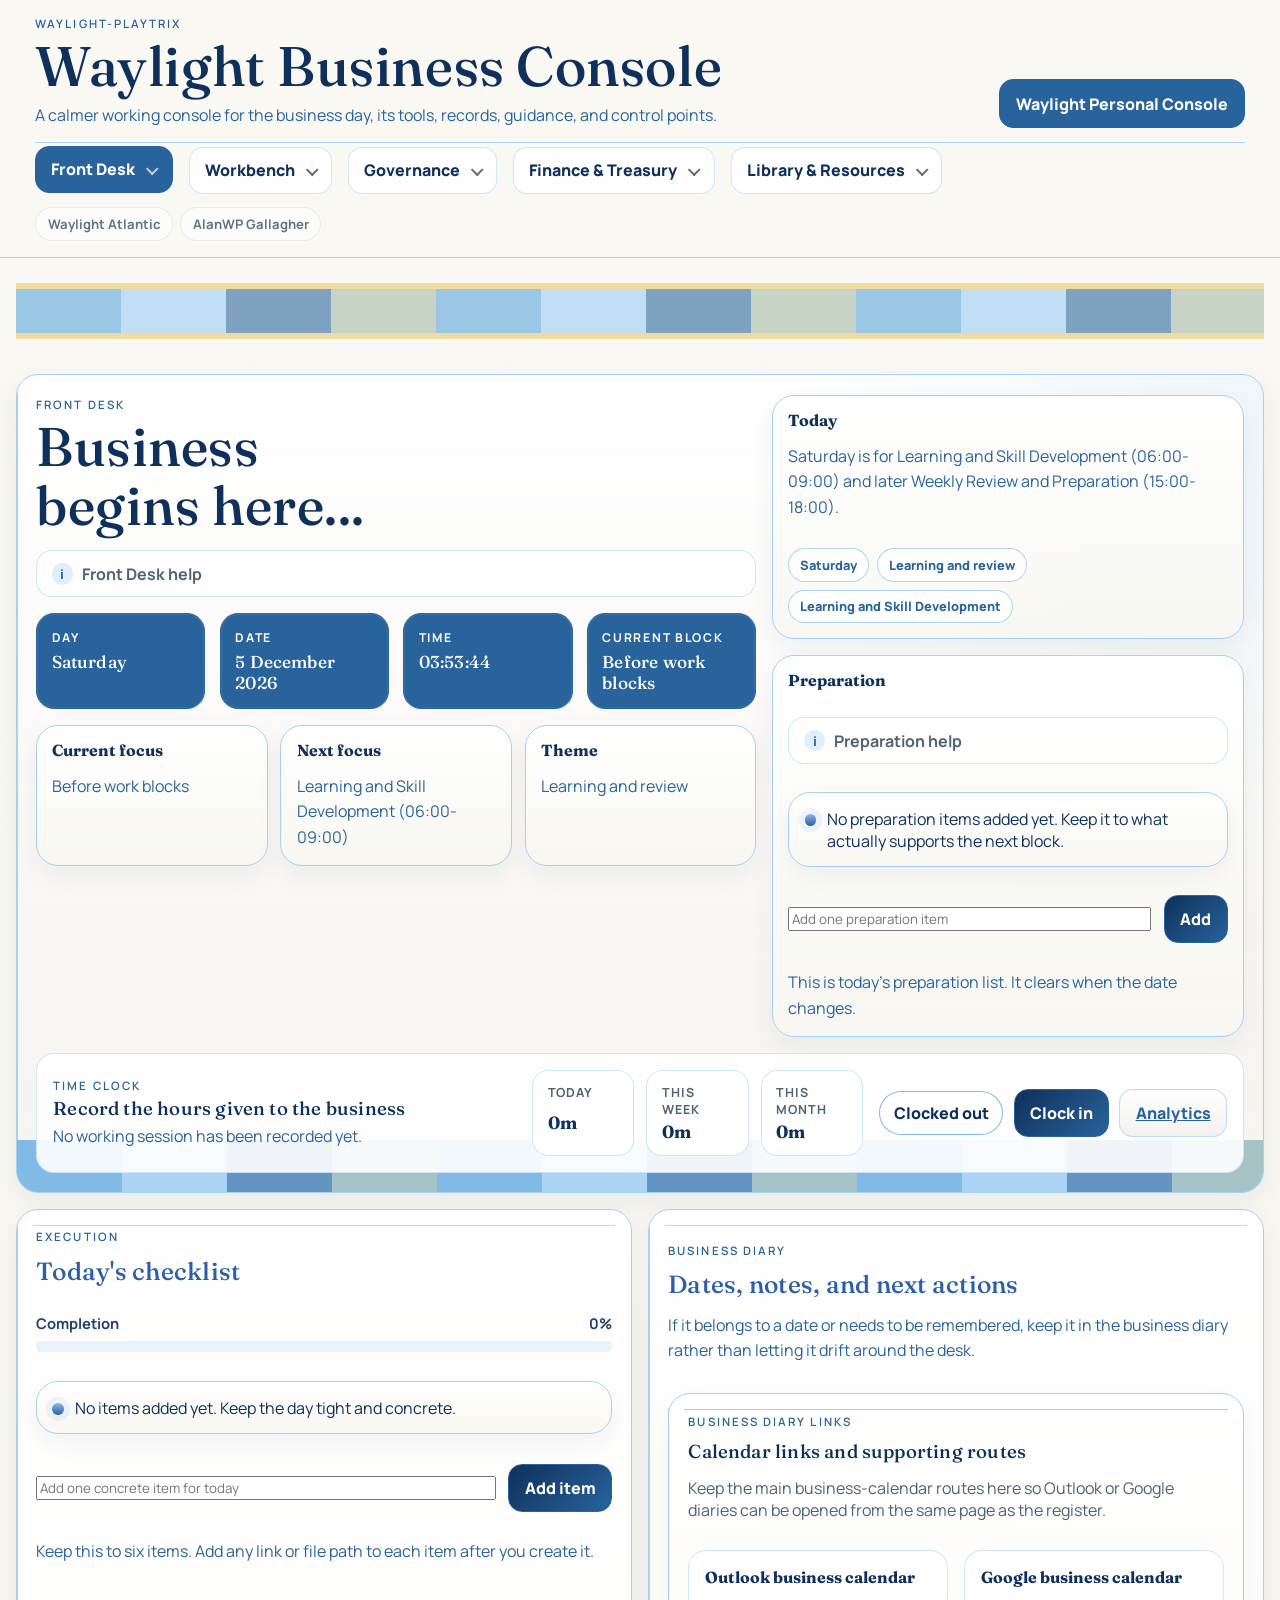
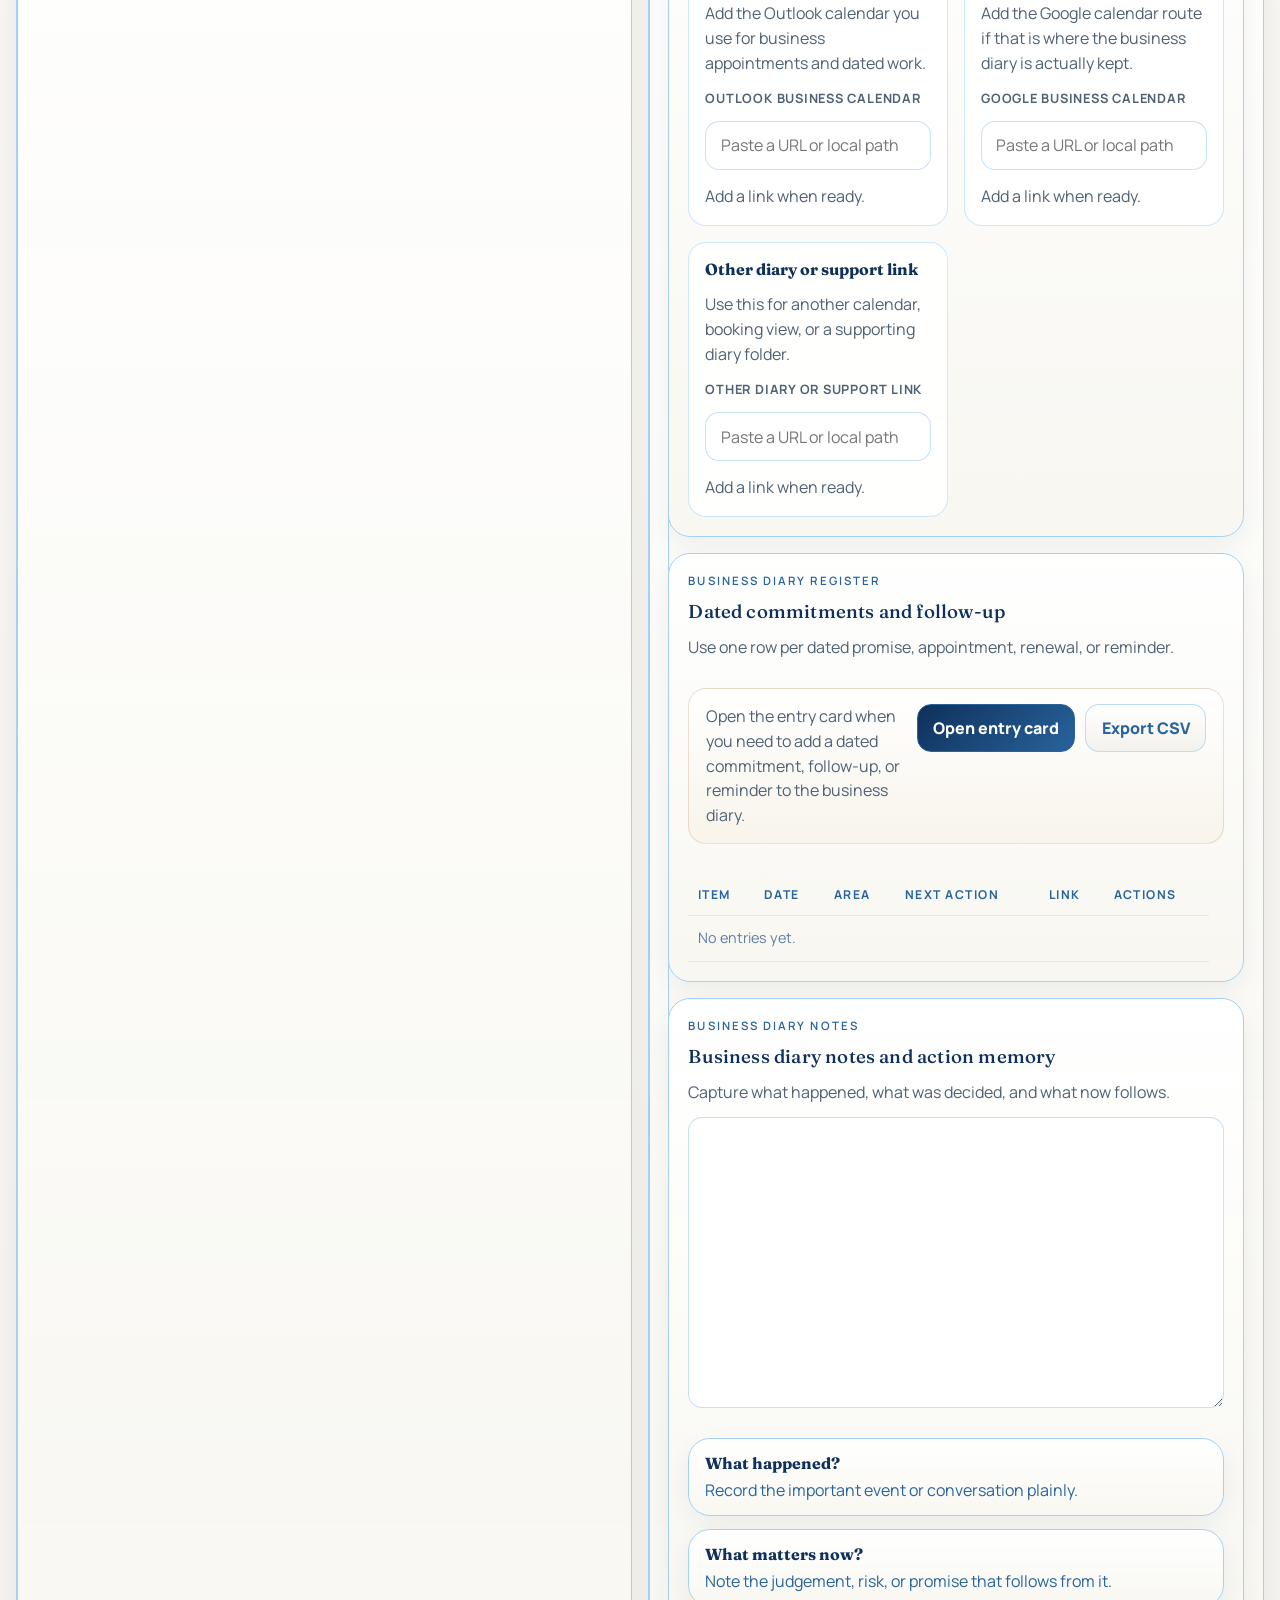
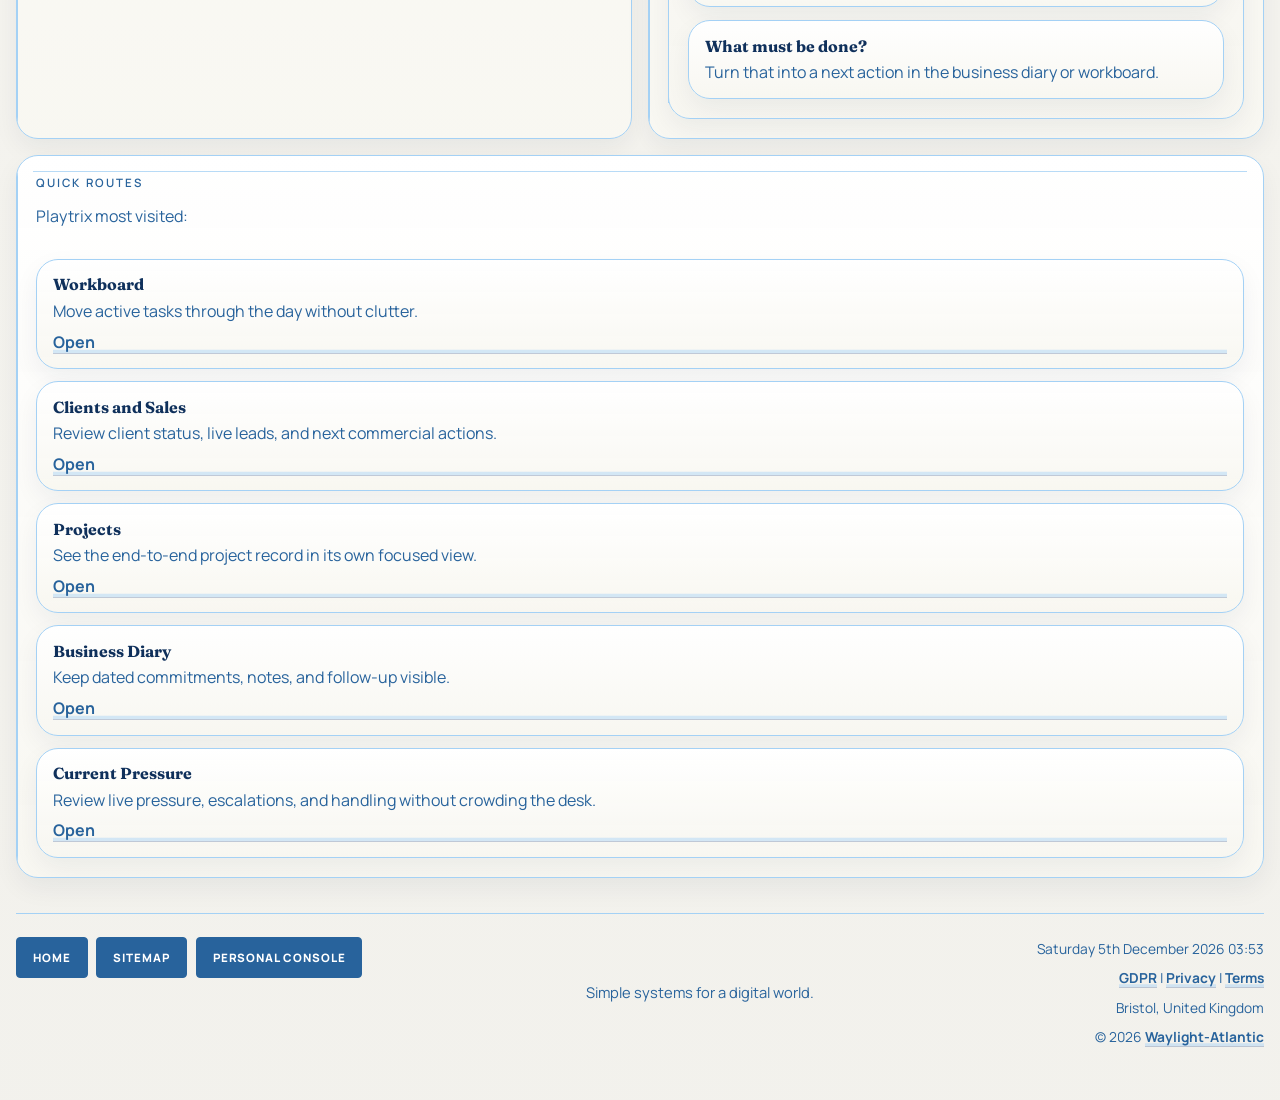
<file: index.html>
<!DOCTYPE html>
<html lang="en-GB">
<head>
  <meta charset="UTF-8" />
  <meta name="viewport" content="width=device-width, initial-scale=1.0" />
  <title>Waylight-Playtrix | Opening Front Desk</title>
  <meta http-equiv="refresh" content="0; url=playtrix-console.html#overview" />
  <link rel="icon" href="Assets/img/irish-cross.svg" type="image/svg+xml" />
  <style>
    :root {
      --accent: #2d5fa8;
      --accent-dark: #1f3f73;
      --text: #1f2d3d;
      --muted: #5f7ea6;
      --panel: rgba(255, 255, 255, 0.94);
      --line: rgba(45, 95, 168, 0.16);
      --shadow: 0 24px 56px rgba(31, 63, 115, 0.14);
    }
    * { box-sizing: border-box; }
    body {
      margin: 0;
      min-height: 100vh;
      display: grid;
      place-items: center;
      padding: 1rem;
      color: var(--text);
      font-family: "Trebuchet MS", "Gill Sans", Calibri, sans-serif;
      background:
        radial-gradient(circle at top left, rgba(143, 183, 223, 0.24), transparent 24%),
        radial-gradient(circle at top right, rgba(45, 95, 168, 0.16), transparent 24%),
        linear-gradient(180deg, #eef5fb, #dfeef8 58%, #f9fbfd);
    }
    .redirect-card {
      width: min(680px, calc(100% - 2rem));
      padding: 2rem 2.1rem;
      border: 1px solid var(--line);
      border-radius: 26px;
      background: var(--panel);
      box-shadow: var(--shadow);
      text-align: left;
    }
    .eyebrow {
      margin: 0;
      color: var(--muted);
      font-size: 0.78rem;
      font-weight: 800;
      letter-spacing: 0.2em;
      text-transform: uppercase;
    }
    .redirect-card h1 {
      margin: 0.2rem 0 0.8rem;
      color: var(--accent);
      font-family: Georgia, "Times New Roman", serif;
      font-size: clamp(2rem, 5vw, 3rem);
      text-transform: uppercase;
    }
    .redirect-card p { margin: 0.6rem 0; }
    .muted { color: var(--muted); }
    .redirect-actions { display: flex; gap: 0.8rem; flex-wrap: wrap; margin-top: 1.2rem; }
    .redirect-link {
      position: relative;
      isolation: isolate;
      overflow: hidden;
      display: inline-flex;
      align-items: center;
      justify-content: center;
      padding: 0.8rem 0.95rem;
      border-radius: 16px;
      border: 1px solid var(--line);
      background: rgba(255, 255, 255, 0.86);
      color: var(--text);
      font-weight: 800;
      text-decoration: none;
    }
    .redirect-link::before {
      content: "";
      position: absolute;
      inset: -1px;
      border-radius: inherit;
      background-image: linear-gradient(110deg, transparent 0%, rgba(240, 218, 159, 0.72) 42%, transparent 64%);
      background-repeat: no-repeat;
      background-size: 0% 100%;
      background-position: 115% 0;
      mix-blend-mode: soft-light;
      opacity: 0;
      pointer-events: none;
      transition: background-size 220ms ease, opacity 170ms ease;
      z-index: 0;
    }
    .redirect-link:hover::before,
    .redirect-link:focus-visible::before {
      background-size: 240% 100%;
      background-position: -35% 0;
      opacity: 0.46;
      animation: redirect-link-shimmer 620ms ease-out 1;
    }
    .redirect-link.primary {
      background: linear-gradient(135deg, var(--accent-dark), var(--accent));
      border-color: transparent;
      color: #fff;
    }
    @keyframes redirect-link-shimmer {
      from { background-position: 115% 0; }
      to { background-position: -35% 0; }
    }
  </style>
</head>
<body>
  <main class="redirect-card" aria-live="polite">
    <p class="eyebrow">Waylight-Playtrix</p>
    <h1>Opening Front Desk</h1>
    <p class="muted">Playtrix - the Business and Personal Console</p>
    <div class="redirect-actions">
      <a class="redirect-link primary" href="playtrix-console.html#overview">Open Front Desk</a>
      <a class="redirect-link" href="personal-console.html">Waylight Personal Console</a>
    </div>
    <noscript>
      <p class="muted">If the redirect does not run, use the Front Desk button above.</p>
    </noscript>
  </main>
  <script>
    window.location.replace('playtrix-console.html#overview');
  </script>
</body>
</html>
</file>
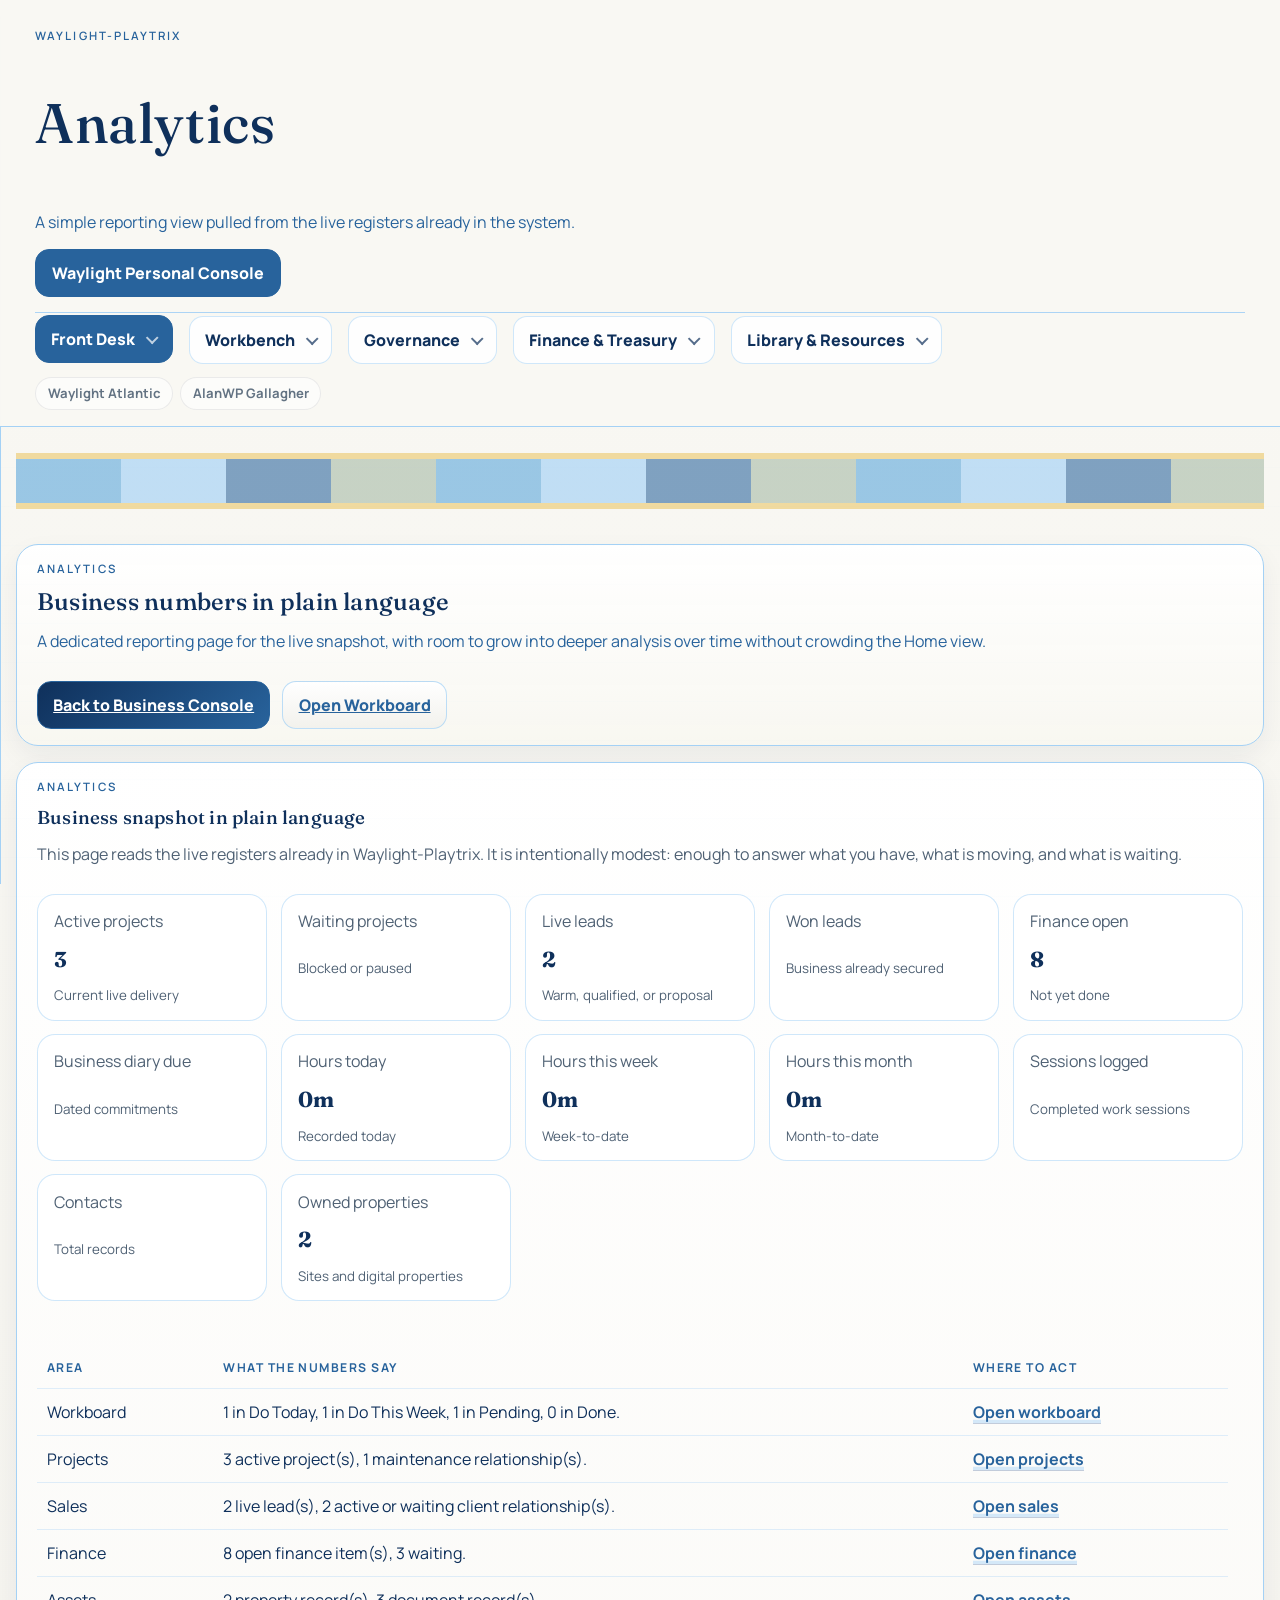
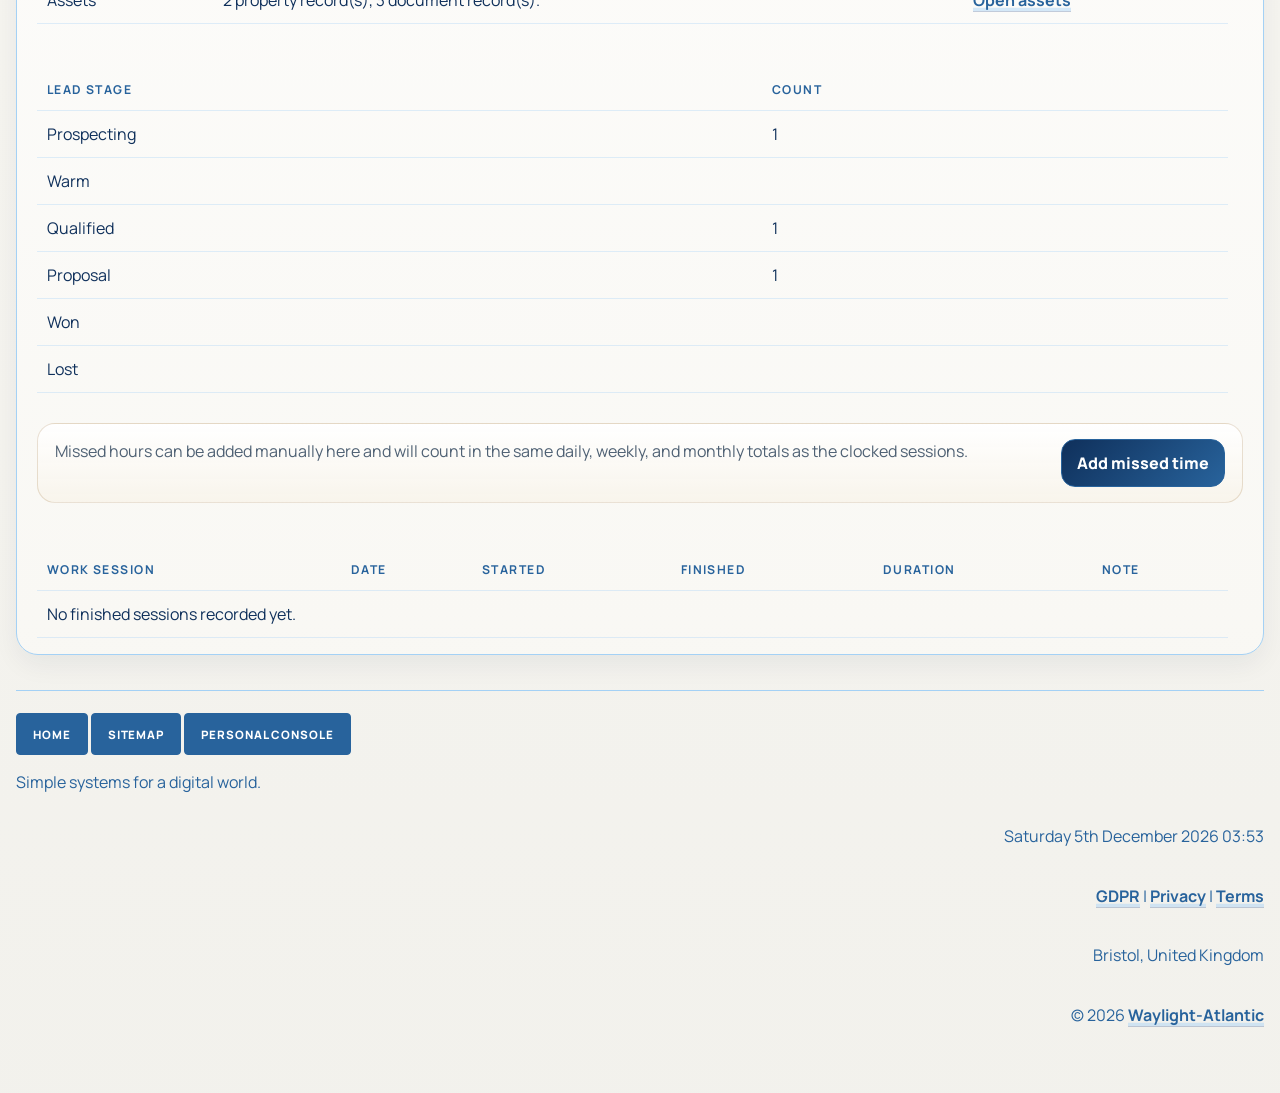
<file: analytics.html>
<!DOCTYPE html>
<html lang="en-GB">
<head>
  <meta charset="UTF-8" />
  <meta name="viewport" content="width=device-width, initial-scale=1.0" />
  <title>Waylight-Playtrix | Analytics</title>
  <link rel="icon" href="Assets/img/irish-cross.svg" type="image/svg+xml" />
  <link rel="stylesheet" href="Assets/css/playtrix-filofax.css" />
  <style>
    body { margin: 0; min-height: 100vh; }
    main.wrap { padding: 1.4rem 0 3rem; }
    .analytics-page-intro { margin-top: 0; }
    .analytics-page-actions {
      display: flex;
      gap: 0.75rem;
      flex-wrap: wrap;
      margin-top: 1rem;
    }
  </style>
</head>
<body>
  <header class="topbar">
    <div class="wrap">
      <div class="brand shell-brand">
        <div class="brand-head">
          <p class="eyebrow">Waylight-Playtrix</p>
          <h1>Analytics</h1>
          <p class="sub">A simple reporting view pulled from the live registers already in the system.</p>
        </div>
        <div class="toggle-stack">
          <a class="shell-toggle" href="personal-console.html">Waylight Personal Console</a>
        </div>
      </div>
      <nav data-shell-nav data-shell-page="analytics" aria-label="Waylight-Playtrix sections"></nav>
      <div class="utility-links" aria-label="Public properties">
        <a class="utility-link" href="https://www.waylight-atlantic.co.uk" target="_blank" rel="noopener">Waylight Atlantic</a>
        <a class="utility-link" href="https://www.alanwpgallagher.info" target="_blank" rel="noopener">AlanWP Gallagher</a>
      </div>
    </div>
  </header>

  <main class="wrap">
    <article class="card analytics-page-intro">
      <p class="eyebrow">Analytics</p>
      <h2 class="section">Business numbers in plain language</h2>
      <p class="muted">A dedicated reporting page for the live snapshot, with room to grow into deeper analysis over time without crowding the Home view.</p>
      <div class="analytics-page-actions">
        <a class="planner-btn primary" href="playtrix-console.html#overview">Back to Business Console</a>
        <a class="planner-btn" href="playtrix-focus.html?topic=workboard">Open Workboard</a>
      </div>
    </article>
    <div id="analyticsDetail" style="margin-top:1rem;"></div>

    <footer class="site-footer">
      <div class="footer-inner">
        <nav class="footer-nav" aria-label="Footer links">
          <a href="index.html" class="footer-btn">Home</a>
          <a href="sitemap.html" class="footer-btn">Sitemap</a>
          <a href="personal-console.html" class="footer-btn">Personal Console</a>
        </nav>
        <p class="footer-tagline">Simple systems for a digital world.</p>
        <div class="waylight-legal-block" data-waylight-legal>
          <p class="footer-meta"><span data-datetime>Loading date and time...</span></p>
          <p class="waylight-legal-links"><a href="gdpr.html">GDPR</a> | <a href="privacy.html">Privacy</a> | <a href="terms.html">Terms</a></p>
          <p class="waylight-legal-location">Bristol, United Kingdom</p>
          <p class="waylight-legal-copyright">&#169; 2026 <a href="https://www.waylight-atlantic.co.uk" target="_blank" rel="noopener">Waylight-Atlantic</a></p>
        </div>
      </div>
    </footer>
  </main>

  <script src="Assets/js/playtrix-common.js"></script>
  <script src="Assets/js/playtrix-shell.js"></script>
  <script src="Assets/js/playtrix-organiser.js"></script>
</body>
</html>
</file>
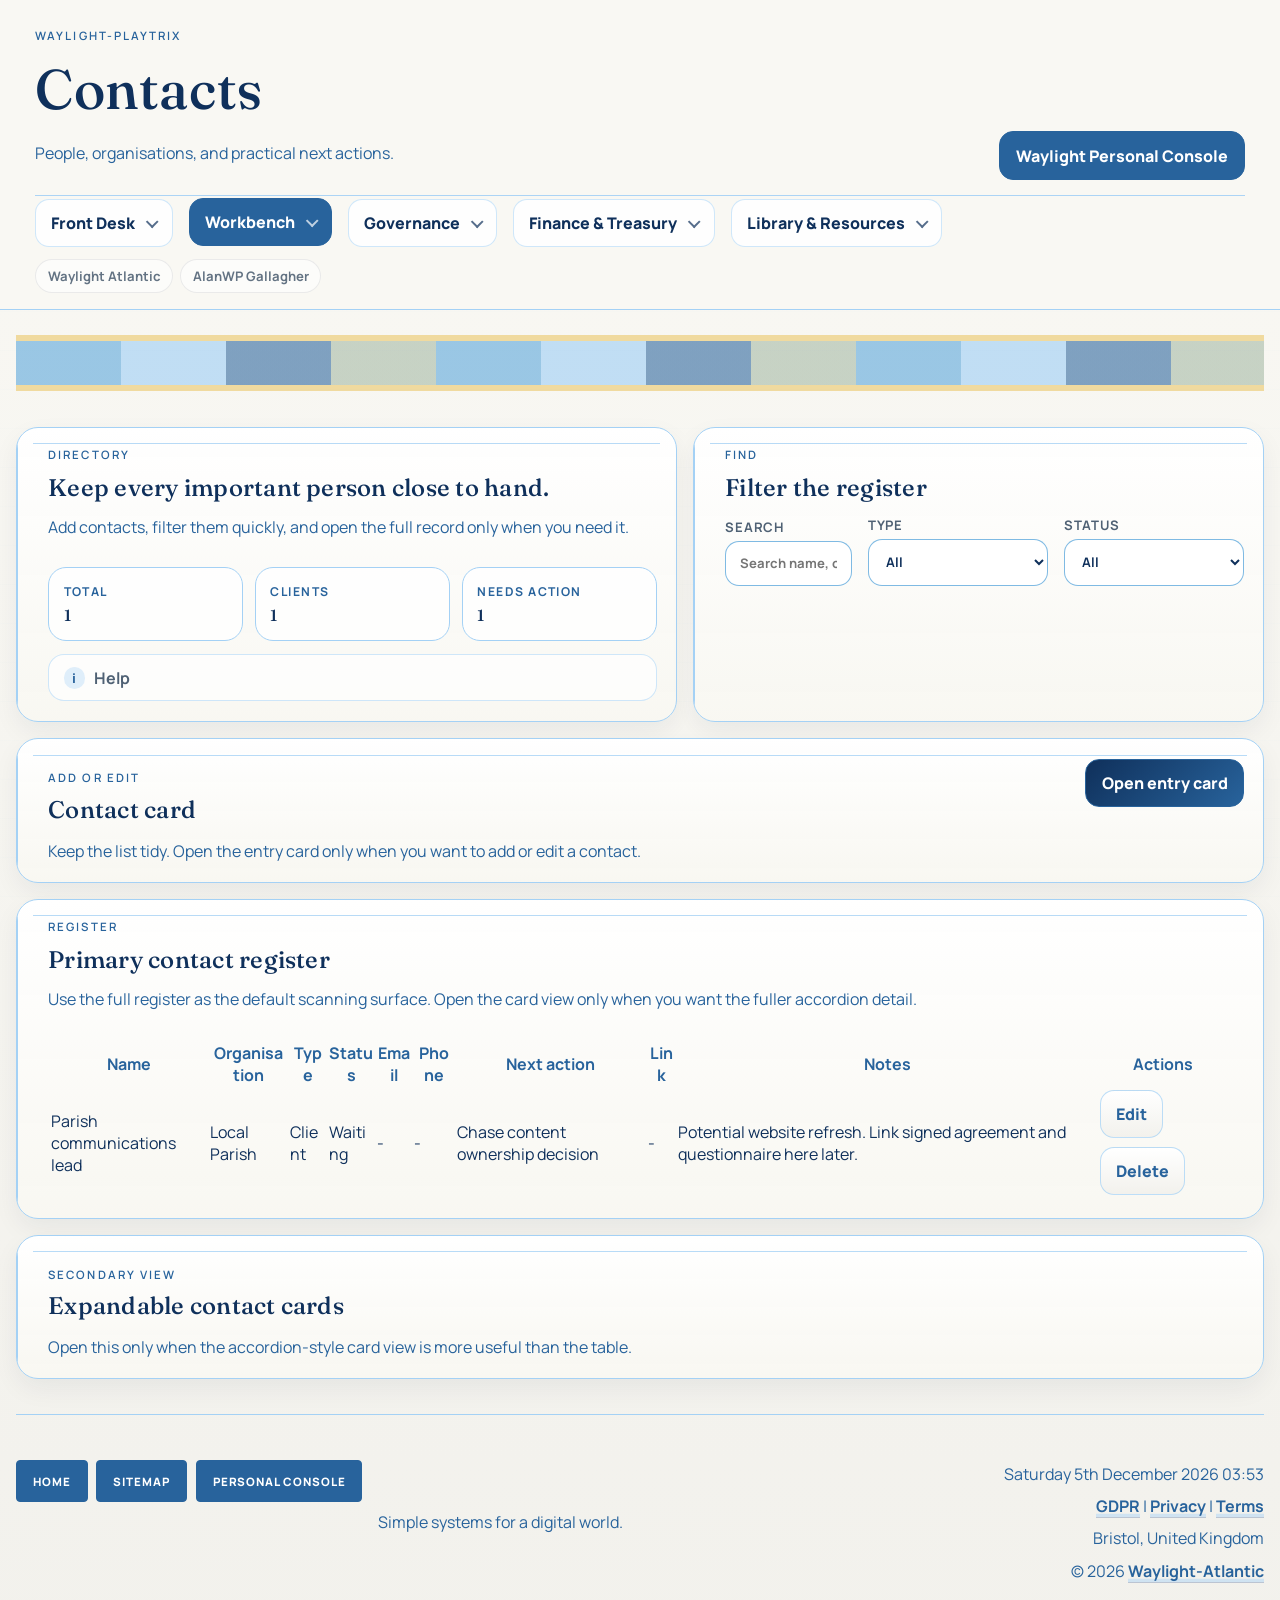
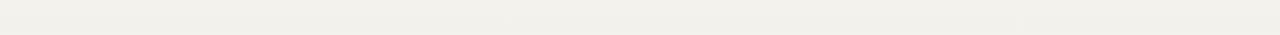
<file: contacts.html>
<!DOCTYPE html>
<html lang="en-GB">
<head>
  <meta charset="UTF-8" />
  <meta name="viewport" content="width=device-width, initial-scale=1.0" />
  <title>Waylight-Playtrix | Contacts</title>
  <link rel="icon" href="Assets/img/irish-cross.svg" type="image/svg+xml" />
  <style>
    body {
      margin: 0;
      min-height: 100vh;
      color: var(--wf-ink);
      font-family: "Trebuchet MS", "Gill Sans", Calibri, sans-serif;
    }
    .topbar {
      position: sticky;
      top: 0;
      z-index: 10;
      padding: 1rem 1.2rem;
    }
    .wrap { width: min(1380px, calc(100% - 2rem)); margin: 0 auto; }
    .brand { display: flex; justify-content: space-between; gap: 1rem; align-items: start; flex-wrap: wrap; }
    h1,h2,h3,strong { font-family: Georgia, "Times New Roman", serif; }
    h1 { margin: .2rem 0; font-size: clamp(2rem, 5vw, 3.2rem); }
    nav { display: flex; gap: .35rem; flex-wrap: wrap; margin-top: 1rem; }
    .stamp { display: inline-flex; align-items: center; gap: .55rem; padding: .75rem .95rem; border-radius: 999px; background: rgba(255,255,255,.86); border: 1px solid var(--wf-rule); }
    .dot { width: .72rem; height: .72rem; border-radius: 50%; background: var(--wf-primary); }
    main.wrap { padding: 1.4rem 0 3rem; }
    .hero { display: grid; grid-template-columns: 1.1fr .95fr; gap: 1rem; }
    .hero > *, .metric-row > *, .contact-grid > *, .contact-toolbar > *, .contact-entry-toolbar > *, .footer-inner > * { min-width: 0; }
    .card { --wf-card-padding: 1.2rem 1.2rem 1.25rem 1.95rem; display: flex; flex-direction: column; gap: .85rem; border: 1px solid var(--wf-rule); border-radius: 28px; box-shadow: var(--wf-shadow); position: relative; overflow: clip; background: linear-gradient(180deg, rgba(255,255,255,.98), rgba(249,248,244,.96)); min-width: 0; height: auto; overflow-wrap: break-word; word-wrap: break-word; }
    .card::before { content: ''; position: absolute; top: 0; bottom: 0; left: 1.1rem; width: 2px; background: rgba(163,107,107,.16); border-radius: 999px; }
    .card > * { position: relative; z-index: 1; }
    .metric-row { display: grid; grid-template-columns: repeat(3, minmax(0, 1fr)); gap: .75rem; margin-top: 1rem; }
    .metric { border: 1px solid var(--wf-rule); border-radius: 18px; padding: .9rem; background: rgba(255,255,255,.78); }
    .metric span { display: block; font-size: .76rem; letter-spacing: .12em; text-transform: uppercase; color: var(--wf-muted); font-weight: 700; }
    .metric strong { display: block; margin-top: .35rem; color: var(--wf-ink); }
    .footer-inner { display: grid; grid-template-columns: auto 1fr auto; gap: 1rem; align-items: start; border: 1px solid var(--wf-rule); border-radius: 24px; padding: 1rem 1.1rem; margin-top: 1.4rem; background: rgba(255,255,255,.9); }
    .footer-nav { display: flex; gap: .55rem; flex-wrap: wrap; }
    .footer-btn,.nav-btn,.planner-btn { display: inline-flex; align-items: center; justify-content: center; padding: .75rem .95rem; border-radius: 14px; border: 1px solid var(--wf-rule); background: rgba(255,255,255,.9); color: var(--wf-ink); text-decoration: none; font-weight: 800; }
    .nav-btn.active,.planner-btn.primary { background: var(--wf-primary); color: #fff; border-color: var(--wf-primary); }
    .site-footer { margin-top: 1.4rem; }
    .waylight-legal-block { text-align: right; }
    .footer-meta,.waylight-legal-links,.waylight-legal-location,.waylight-legal-copyright,.footer-tagline { margin: .15rem 0; color: var(--wf-muted); }
    .waylight-legal-links a,.waylight-legal-copyright a { color: var(--wf-ink); text-decoration: none; }
    [hidden] { display: none !important; }
    .contact-entry-toolbar { display: flex; align-items: start; justify-content: space-between; gap: 1rem; flex-wrap: wrap; }
    .contact-entry-copy h2,
    .contact-live-card h2,
    .contact-register-card h2 { margin: .2rem 0 0; }
    .contact-entry-copy p:last-child,
    .contact-live-card p:last-child,
    .contact-register-card p:last-child { margin-bottom: 0; }
    .contact-editor-panel { margin-top: 1rem; }
    .contact-live-card .contact-list { margin-top: 1rem; max-height: min(28rem, 52vh); overflow: auto; padding-right: .25rem; }
    .contact-register-wrap { margin-top: 1rem; }
    .contact-table-actions { display: flex; gap: .55rem; flex-wrap: wrap; }
    .contact-live-card summary { list-style: none; cursor: pointer; }
    .contact-live-card summary::-webkit-details-marker { display: none; }
    .contact-live-card[open] summary { margin-bottom: 1rem; }
    @media (max-width: 980px) { .hero,.footer-inner,.contact-grid,.contact-toolbar { grid-template-columns: 1fr; } .metric-row { grid-template-columns: 1fr; } .waylight-legal-block { text-align: left; } }
  </style>
  <link rel="stylesheet" href="Assets/css/playtrix-filofax.css" />
</head>
<body>
  <header class="topbar">
    <div class="wrap">
      <div class="brand shell-brand">
        <div class="brand-head">
          <p class="eyebrow">Waylight-Playtrix</p>
          <h1>Contacts</h1>
          <p class="sub">People, organisations, and practical next actions.</p>
        </div>
        <div class="toggle-stack">
          <a class="shell-toggle" href="personal-console.html">Waylight Personal Console</a>
        </div>
      </div>
      <nav data-shell-nav data-shell-page="contacts" aria-label="Waylight-Playtrix sections"></nav>
      <div class="utility-links" aria-label="Public properties">
        <a class="utility-link" href="https://www.waylight-atlantic.co.uk" target="_blank" rel="noopener">Waylight Atlantic</a>
        <a class="utility-link" href="https://www.alanwpgallagher.info" target="_blank" rel="noopener">AlanWP Gallagher</a>
      </div>
    </div>
  </header>

  <main class="wrap">
    <section class="hero">
      <article class="card">
        <p class="eyebrow">Directory</p>
        <h2>Keep every important person close to hand.</h2>
        <p class="muted">Add contacts, filter them quickly, and open the full record only when you need it.</p>
        <div class="metric-row">
          <div class="metric"><span>Total</span><strong id="contactTotal">0</strong></div>
          <div class="metric"><span>Clients</span><strong id="contactClients">0</strong></div>
          <div class="metric"><span>Needs action</span><strong id="contactAction">0</strong></div>
        </div>
        <details class="help-card">
          <summary><span class="help-icon">i</span><span>Help</span></summary>
          <div class="help-card-content">
            <p>Use one record per person or main contact. Keep the next action clear. Add links to folders, websites, signed agreements, or questionnaires where relevant.</p>
          </div>
        </details>
      </article>

      <article class="card">
        <p class="eyebrow">Find</p>
        <h2>Filter the register</h2>
        <div class="contact-toolbar">
          <label>Search
            <input id="contactSearch" type="text" placeholder="Search name, organisation, or note" />
          </label>
          <label>Type
            <select id="contactTypeFilter">
              <option value="all">All</option>
              <option value="Client">Client</option>
              <option value="Lead">Lead</option>
              <option value="Supplier">Supplier</option>
              <option value="Adviser">Adviser</option>
              <option value="Partner">Partner</option>
              <option value="Personal">Personal</option>
            </select>
          </label>
          <label>Status
            <select id="contactStatusFilter">
              <option value="all">All</option>
              <option value="Active">Active</option>
              <option value="Waiting">Waiting</option>
              <option value="Dormant">Dormant</option>
              <option value="Closed">Closed</option>
            </select>
          </label>
        </div>
      </article>
    </section>

    <section class="contact-shell">
      <article class="card">
        <div class="contact-entry-toolbar">
          <div class="contact-entry-copy">
            <p class="eyebrow">Add Or Edit</p>
            <h2>Contact card</h2>
            <p class="muted">Keep the list tidy. Open the entry card only when you want to add or edit a contact.</p>
          </div>
          <div class="register-toolbar-actions">
            <button type="button" class="planner-btn primary" id="contactToggle">Open entry card</button>
          </div>
        </div>
        <div id="contactEditorPanel" class="contact-editor-panel" hidden>
          <form id="contactForm" class="contact-form">
            <input type="hidden" id="contactId" />
            <div class="contact-form-grid">
              <label>Name
                <input id="contactName" type="text" maxlength="120" required placeholder="Main contact name" />
              </label>
              <label>Organisation
                <input id="contactOrganisation" type="text" maxlength="120" placeholder="Organisation or business" />
              </label>
              <label>Type
                <select id="contactType">
                  <option>Client</option>
                  <option>Lead</option>
                  <option>Supplier</option>
                  <option>Adviser</option>
                  <option>Partner</option>
                  <option>Personal</option>
                </select>
              </label>
              <label>Status
                <select id="contactStatus">
                  <option>Active</option>
                  <option>Waiting</option>
                  <option>Dormant</option>
                  <option>Closed</option>
                </select>
              </label>
              <label>Email
                <input id="contactEmail" type="email" placeholder="name@example.com" />
              </label>
              <label>Phone
                <input id="contactPhone" type="text" placeholder="Phone number" />
              </label>
              <label>Website or folder link
                <input id="contactLink" type="text" placeholder="Optional URL or folder link" />
              </label>
              <label>Next action
                <input id="contactNextAction" type="text" maxlength="160" placeholder="What needs doing next?" />
              </label>
            </div>
            <label>Notes
              <textarea id="contactNotes" rows="5" placeholder="Context, relationship notes, document references, renewal notes, contract notes."></textarea>
            </label>
            <div class="planner-actions">
              <button type="submit" class="planner-btn primary">Save contact</button>
              <button type="button" class="planner-btn" id="contactReset">Clear</button>
            </div>
          </form>
        </div>
      </article>

      <article class="card contact-register-card">
        <p class="eyebrow">Register</p>
        <h2>Primary contact register</h2>
        <p class="muted">Use the full register as the default scanning surface. Open the card view only when you want the fuller accordion detail.</p>
        <div class="planner-table-wrap register-table-wrap contact-register-wrap">
          <table class="planner-table">
            <thead>
              <tr>
                <th>Name</th>
                <th>Organisation</th>
                <th>Type</th>
                <th>Status</th>
                <th>Email</th>
                <th>Phone</th>
                <th>Next action</th>
                <th>Link</th>
                <th>Notes</th>
                <th>Actions</th>
              </tr>
            </thead>
            <tbody id="contactTableBody"></tbody>
          </table>
        </div>
      </article>

      <details class="card contact-live-card" id="contactLiveCards">
        <summary>
          <div>
            <p class="eyebrow">Secondary View</p>
            <h2>Expandable contact cards</h2>
            <p class="muted">Open this only when the accordion-style card view is more useful than the table.</p>
          </div>
        </summary>
        <div id="contactList" class="contact-list"></div>
      </details>
    </section>

    <footer class="site-footer">
      <div class="footer-inner">
        <nav class="footer-nav" aria-label="Footer links">
          <a href="index.html" class="footer-btn">Home</a>
          <a href="sitemap.html" class="footer-btn">Sitemap</a>
          <a href="personal-console.html" class="footer-btn">Personal Console</a>
        </nav>
        <p class="footer-tagline">Simple systems for a digital world.</p>
        <div class="waylight-legal-block" data-waylight-legal>
          <p class="footer-meta"><span data-datetime>Loading date and time...</span></p>
          <p class="waylight-legal-links"><a href="gdpr.html">GDPR</a> | <a href="privacy.html">Privacy</a> | <a href="terms.html">Terms</a></p>
          <p class="waylight-legal-location">Bristol, United Kingdom</p>
          <p class="waylight-legal-copyright">&#169; 2026 <a href="https://www.waylight-atlantic.co.uk" target="_blank" rel="noopener">Waylight-Atlantic</a></p>
        </div>
      </div>
    </footer>
  </main>

  <script src="Assets/js/playtrix-storage.js"></script>
  <script src="Assets/js/playtrix-common.js"></script>
  <script src="Assets/js/playtrix-shell.js"></script>
  <script>
    (function () {
      const Storage = window.PlaytrixStorage;
      const Common = window.PlaytrixCommon || {};
      const storageKey = 'playtrix.contacts.records';
      const seed = [
        {
          id: crypto.randomUUID ? crypto.randomUUID() : 'contact-1',
          name: 'Parish communications lead',
          organisation: 'Local Parish',
          type: 'Client',
          status: 'Waiting',
          email: '',
          phone: '',
          link: '',
          nextAction: 'Chase content ownership decision',
          notes: 'Potential website refresh. Link signed agreement and questionnaire here later.'
        }
      ];

      function read() {
        return Storage.readJson(storageKey, seed);
      }

      function write(records) {
        Storage.writeJson(storageKey, records);
      }

      function escapeHtml(value) {
        return String(value || '')
          .replace(/&/g, '&amp;')
          .replace(/</g, '&lt;')
          .replace(/>/g, '&gt;')
          .replace(/"/g, '&quot;')
          .replace(/'/g, '&#39;');
      }

      function normaliseLink(value) {
        if (Common && typeof Common.normaliseActionLink === 'function') {
          return Common.normaliseActionLink(value);
        }
        return String(value || '').trim();
      }

      function applyScrollCap(container, itemSelector, options) {
        if (!container || !itemSelector || !container.getClientRects().length) return;
        const settings = options || {};
        const maxItems = Math.max(1, Number(settings.maxItems || 4));
        const items = Array.from(container.querySelectorAll(itemSelector));
        const header = settings.headerSelector ? container.querySelector(settings.headerSelector) : null;
        const computed = window.getComputedStyle(container);
        const gap = Number.parseFloat(computed.rowGap || computed.gap || '0') || 0;

        container.style.overflowX = settings.allowHorizontal ? 'auto' : '';
        container.style.overflowY = items.length > maxItems ? 'auto' : 'visible';
        container.style.paddingRight = items.length > maxItems ? '0.25rem' : '';

        if (items.length <= maxItems) {
          container.style.removeProperty('max-height');
          return;
        }

        let maxHeight = header ? Math.ceil(header.getBoundingClientRect().height) : 0;
        items.slice(0, maxItems).forEach((item, index) => {
          maxHeight += Math.ceil(item.getBoundingClientRect().height);
          if (index < maxItems - 1) {
            maxHeight += gap;
          }
        });

        container.style.maxHeight = `${Math.ceil(maxHeight + (settings.extraOffset || 0))}px`;
      }

      const form = document.getElementById('contactForm');
      const search = document.getElementById('contactSearch');
      const typeFilter = document.getElementById('contactTypeFilter');
      const statusFilter = document.getElementById('contactStatusFilter');
      const list = document.getElementById('contactList');
      const tableBody = document.getElementById('contactTableBody');
      const registerWrap = document.querySelector('.contact-register-wrap');
      const liveCardsDetails = document.getElementById('contactLiveCards');
      const toggleButton = document.getElementById('contactToggle');
      const editorPanel = document.getElementById('contactEditorPanel');
      let editorOpen = false;

      function getFormValue(id) {
        return document.getElementById(id).value.trim();
      }

      function setForm(record) {
        document.getElementById('contactId').value = record.id || '';
        document.getElementById('contactName').value = record.name || '';
        document.getElementById('contactOrganisation').value = record.organisation || '';
        document.getElementById('contactType').value = record.type || 'Client';
        document.getElementById('contactStatus').value = record.status || 'Active';
        document.getElementById('contactEmail').value = record.email || '';
        document.getElementById('contactPhone').value = record.phone || '';
        document.getElementById('contactLink').value = record.link || '';
        document.getElementById('contactNextAction').value = record.nextAction || '';
        document.getElementById('contactNotes').value = record.notes || '';
      }

      function setEditorOpen(nextState) {
        editorOpen = !!nextState;
        editorPanel.hidden = !editorOpen;
        toggleButton.textContent = editorOpen ? 'Hide entry card' : 'Open entry card';
      }

      function clearForm(options) {
        const settings = options || {};
        form.reset();
        document.getElementById('contactId').value = '';
        document.getElementById('contactType').value = 'Client';
        document.getElementById('contactStatus').value = 'Active';
        if (settings.close) {
          setEditorOpen(false);
        }
      }

      function openEditor(record) {
        if (record) {
          setForm(record);
        } else {
          clearForm({ close: false });
        }
        setEditorOpen(true);
        form.scrollIntoView({ behavior: 'smooth', block: 'start' });
        document.getElementById('contactName').focus();
      }

      function syncScrollCaps() {
        applyScrollCap(list, '.contact-accordion-item', { maxItems: 4, extraOffset: 4 });
        applyScrollCap(registerWrap, 'tbody tr', { maxItems: 4, headerSelector: 'thead', allowHorizontal: true, extraOffset: 4 });
      }

      function render() {
        const records = read();
        const term = search.value.trim().toLowerCase();
        const type = typeFilter.value;
        const status = statusFilter.value;
        const filtered = records.filter((record) => {
          const hay = `${record.name} ${record.organisation} ${record.notes} ${record.nextAction}`.toLowerCase();
          return (!term || hay.includes(term)) && (type === 'all' || record.type === type) && (status === 'all' || record.status === status);
        });

        document.getElementById('contactTotal').textContent = records.length;
        document.getElementById('contactClients').textContent = records.filter((item) => item.type === 'Client').length;
        document.getElementById('contactAction').textContent = records.filter((item) => item.nextAction).length;

        if (!filtered.length) {
          list.innerHTML = '<div class="contact-empty">No contacts match this filter.</div>';
          tableBody.innerHTML = '<tr><td colspan="10">No contacts match this filter.</td></tr>';
          syncScrollCaps();
          return;
        }

        list.innerHTML = filtered.map((record) => {
          const href = normaliseLink(record.link);
          const linkHtml = href ? `<a class="action-link" href="${escapeHtml(href)}" target="_blank" rel="noopener">Open link</a>` : '<span></span>';
          return `
            <details class="contact-accordion-item">
              <summary>
                <div class="contact-summary">
                  <div class="contact-summary-main">
                    <strong>${escapeHtml(record.name)}</strong>
                    <span>${escapeHtml(record.organisation || record.type)}</span>
                    <span>${escapeHtml(record.nextAction || 'No next action recorded')}</span>
                  </div>
                  <div class="contact-summary-meta">
                    <span class="planner-chip">${escapeHtml(record.type)}</span>
                    <span class="planner-chip">${escapeHtml(record.status)}</span>
                  </div>
                </div>
              </summary>
              <div class="contact-detail-grid">
                <div><strong>Organisation</strong>${escapeHtml(record.organisation || '-')}</div>
                <div><strong>Status</strong>${escapeHtml(record.status || '-')}</div>
                <div><strong>Email</strong>${escapeHtml(record.email || '-')}</div>
                <div><strong>Phone</strong>${escapeHtml(record.phone || '-')}</div>
                <div><strong>Next action</strong>${escapeHtml(record.nextAction || '-')}</div>
                <div><strong>Type</strong>${escapeHtml(record.type || '-')}</div>
                <div style="grid-column: 1 / -1;"><strong>Notes</strong>${escapeHtml(record.notes || '-')}</div>
              </div>
              <div class="contact-actions">
                ${linkHtml}
                <button type="button" class="planner-btn" data-edit="${record.id}">Edit</button>
                <button type="button" class="planner-btn" data-delete="${record.id}">Delete</button>
              </div>
            </details>
          `;
        }).join('');

        tableBody.innerHTML = filtered.map((record) => {
          const href = normaliseLink(record.link);
          return `
            <tr>
              <td>${escapeHtml(record.name || '-')}</td>
              <td>${escapeHtml(record.organisation || '-')}</td>
              <td>${escapeHtml(record.type || '-')}</td>
              <td>${escapeHtml(record.status || '-')}</td>
              <td>${escapeHtml(record.email || '-')}</td>
              <td>${escapeHtml(record.phone || '-')}</td>
              <td>${escapeHtml(record.nextAction || '-')}</td>
              <td>${href ? `<a class="action-link" href="${escapeHtml(href)}" target="_blank" rel="noopener">Open</a>` : '-'}</td>
              <td>${escapeHtml(record.notes || '-')}</td>
              <td><div class="contact-table-actions"><button type="button" class="planner-btn" data-edit="${record.id}">Edit</button><button type="button" class="planner-btn" data-delete="${record.id}">Delete</button></div></td>
            </tr>
          `;
        }).join('');

        [list, tableBody].forEach((scope) => {
          scope.querySelectorAll('[data-edit]').forEach((button) => {
            button.addEventListener('click', () => {
              const record = records.find((item) => item.id === button.dataset.edit);
              if (record) {
                openEditor(record);
              }
            });
          });

          scope.querySelectorAll('[data-delete]').forEach((button) => {
            button.addEventListener('click', () => {
              const next = records.filter((item) => item.id !== button.dataset.delete);
              write(next);
              render();
            });
          });
        });

        syncScrollCaps();
      }

      Storage.seedJson(storageKey, seed);

      form.addEventListener('submit', (event) => {
        event.preventDefault();
        const records = read();
        const record = {
          id: getFormValue('contactId') || (crypto.randomUUID ? crypto.randomUUID() : `contact-${Date.now()}`),
          name: getFormValue('contactName'),
          organisation: getFormValue('contactOrganisation'),
          type: document.getElementById('contactType').value,
          status: document.getElementById('contactStatus').value,
          email: getFormValue('contactEmail'),
          phone: getFormValue('contactPhone'),
          link: getFormValue('contactLink'),
          nextAction: getFormValue('contactNextAction'),
          notes: document.getElementById('contactNotes').value.trim()
        };
        const existingIndex = records.findIndex((item) => item.id === record.id);
        if (existingIndex >= 0) {
          records[existingIndex] = record;
        } else {
          records.unshift(record);
        }
        write(records);
        clearForm({ close: true });
        render();
      });

      toggleButton.addEventListener('click', () => {
        if (editorOpen) {
          clearForm({ close: true });
          return;
        }
        openEditor();
      });

      document.getElementById('contactReset').addEventListener('click', () => clearForm({ close: false }));
      [search, typeFilter, statusFilter].forEach((element) => element.addEventListener('input', render));
      window.addEventListener('resize', syncScrollCaps);
      if (liveCardsDetails) {
        liveCardsDetails.addEventListener('toggle', () => window.setTimeout(syncScrollCaps, 80));
      }
      setEditorOpen(false);
      render();
    })();
  </script>
</body>
</html>
</file>
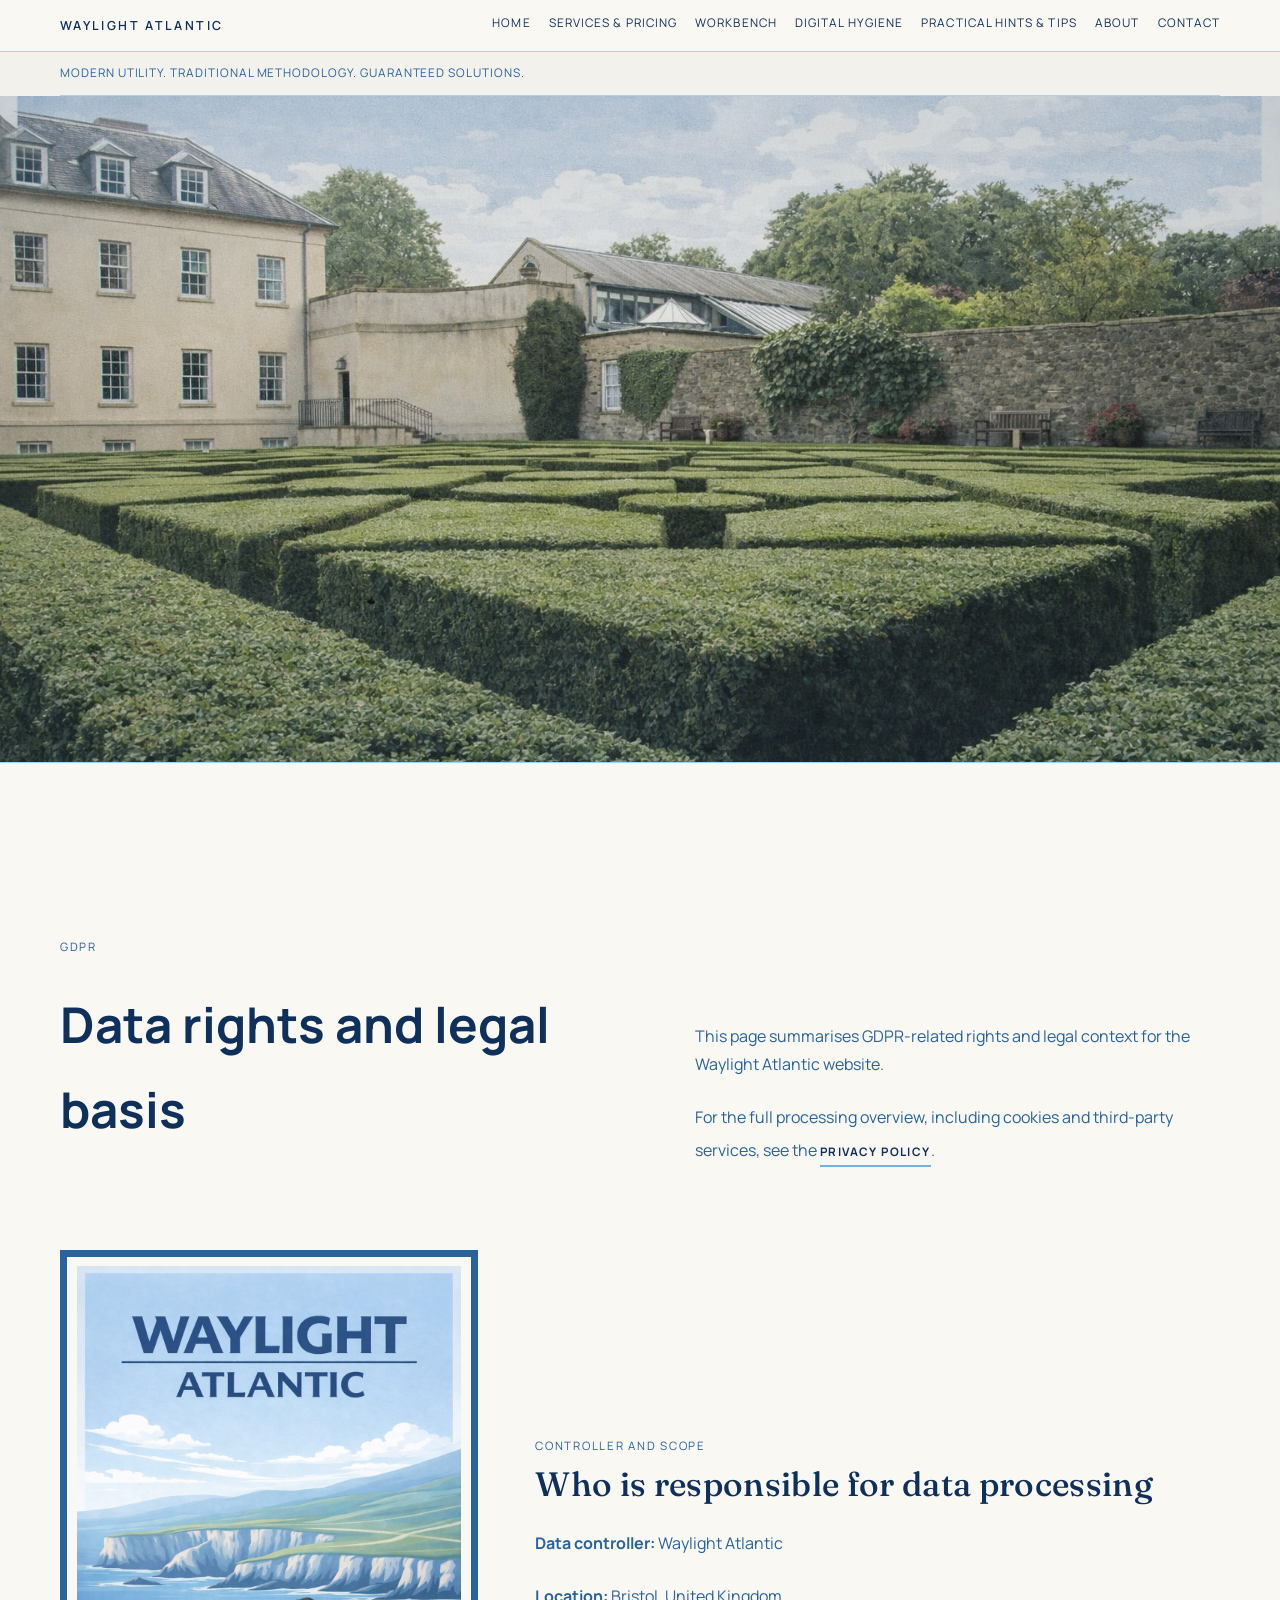
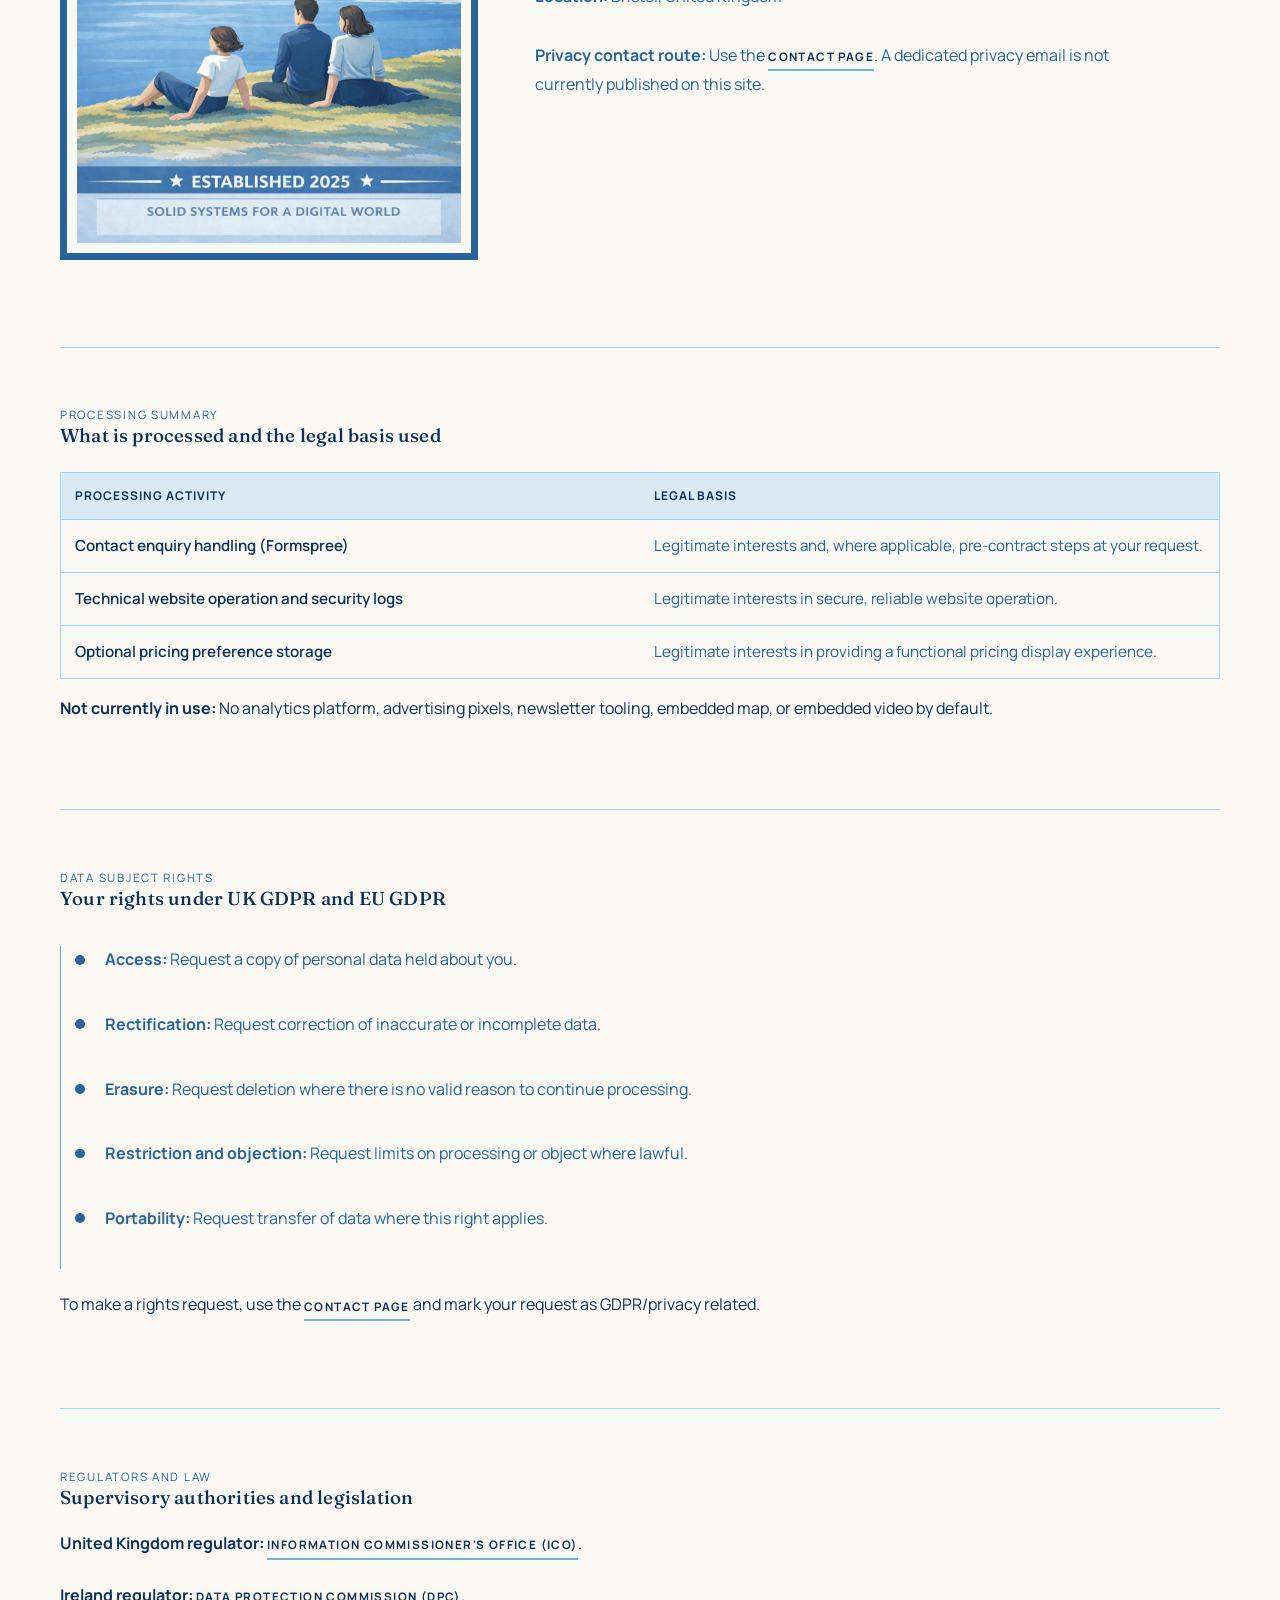
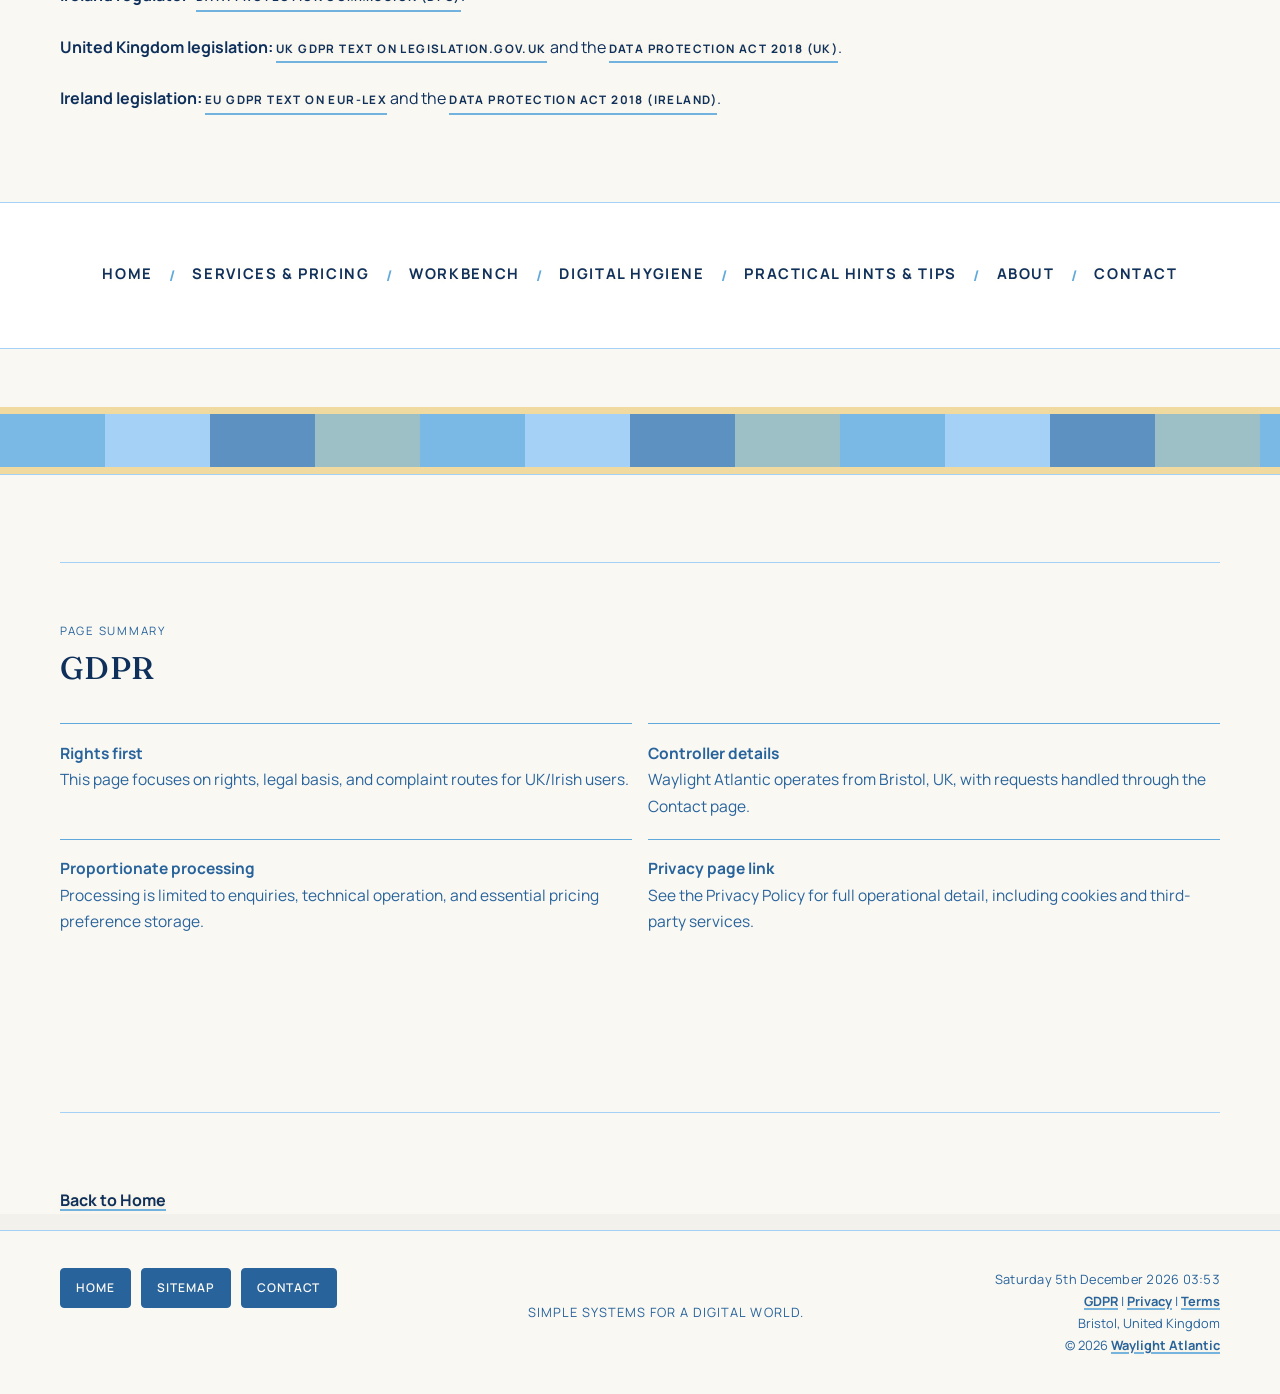
<file: gdpr.html>
<!doctype html>
<html lang='en-GB'>
<head>
  <meta charset='utf-8' />
  <meta name='viewport' content='width=device-width, initial-scale=1' />
  <title>GDPR | Waylight Atlantic</title>
  <meta name='description' content='GDPR and data protection information for Waylight Atlantic website enquiries and data handling.' />
  <!-- SEO META START -->
  <link rel='canonical' href='https://www.waylight-atlantic.co.uk/gdpr.html' />
  <meta name='robots' content='index,follow,max-image-preview:large' />
  <meta property='og:locale' content='en_GB' />
  <meta property='og:type' content='article' />
  <meta property='og:title' content='GDPR | Waylight Atlantic' />
  <meta property='og:description' content='GDPR and data protection information for Waylight Atlantic website enquiries and data handling.' />
  <meta property='og:url' content='https://www.waylight-atlantic.co.uk/gdpr.html' />
  <meta property='og:site_name' content='Waylight Atlantic' />
  <meta property='og:image' content='https://www.waylight-atlantic.co.uk/Assets/images/WaylightSeaside.jpg' />
  <meta property='og:image:alt' content='Waylight Atlantic' />
  <meta name='twitter:card' content='summary_large_image' />
  <meta name='twitter:title' content='GDPR | Waylight Atlantic' />
  <meta name='twitter:description' content='GDPR and data protection information for Waylight Atlantic website enquiries and data handling.' />
  <meta name='twitter:image' content='https://www.waylight-atlantic.co.uk/Assets/images/WaylightSeaside.jpg' />
  <!-- SEO META END -->
  <link rel='icon' href='Assets/img/irish-cross.svg' type='image/svg+xml' />
  <link rel='preconnect' href='https://fonts.googleapis.com' />
  <link rel='preconnect' href='https://fonts.gstatic.com' crossorigin />
  <link href='https://fonts.googleapis.com/css2?family=Fraunces:opsz,wght@9..144,400;9..144,500;9..144,600&family=Manrope:wght@400;500;600&display=swap' rel='stylesheet' />
  <link rel='stylesheet' href='Assets/css/editorial-shell.css?v=20260304-1745' />
  <script defer src='Assets/js/editorial-shell.js?v=20260304-1745'></script>
</head>
<body>
  <a class='skip-link' href='#main'>Skip to main content</a>
  <div class='scroll-progress' aria-hidden='true'><span data-scroll-progress></span></div>

  <header class='site-header' id='top'>
    <div class='site-width header-inner'>
      <p class='wordmark'><a href='https://www.waylight-atlantic.co.uk/'>Waylight Atlantic</a></p>
      <nav class='site-nav' aria-label='Primary'>
        <a href='https://www.waylight-atlantic.co.uk/'>Home</a>
        <a href='https://www.waylight-atlantic.co.uk/pricing.html'>Services &amp; Pricing</a>
        <a href='https://www.waylight-atlantic.co.uk/workbench.html'>Workbench</a>
        <a href='https://www.waylight-atlantic.co.uk/digital-hygiene.html'>Digital Hygiene</a>
        <a href='https://www.waylight-atlantic.co.uk/practical-tips.html'>Practical Hints &amp; Tips</a>
        <a href='https://www.waylight-atlantic.co.uk/about.html'>About</a>
        <a href='https://www.waylight-atlantic.co.uk/contact.html'>Contact</a>
      </nav>
    </div>
  </header>

  <div class='site-width hero-bridge' aria-hidden='true'>
    <p>Modern utility. Traditional methodology. Guaranteed Solutions.</p>
  </div>

  <figure class='hero-band'>
    <img src='Assets/images/file_00000000fc04720ab11880da1d6cccca.jpg' alt='Formal garden maze beside a historic estate' width='1536' height='1024' loading='eager' fetchpriority='high' decoding='async' />
  </figure>

  <main id='main' class='chapter-main'>
    <section class='site-width page-intro' data-reveal>
      <div class='page-intro-grid'>
        <div>
          <p class='kicker'>GDPR</p>
          <h1 class='page-title'>Data rights and legal basis</h1>
        </div>
        <div>
          <p>This page summarises GDPR-related rights and legal context for the Waylight Atlantic website.</p>
          <p>For the full processing overview, including cookies and third-party services, see the <a href='privacy.html' class='section-link'>Privacy Policy</a>.</p>
        </div>
      </div>
    </section>

    <section class='site-width intro-rhythm' data-reveal>
      <figure class='inset-frame inset-frame--poster'>
        <img src='Assets/images/WaylightSeaside.jpg' alt='Waylight Atlantic poster artwork' width='1024' height='1536' loading='lazy' fetchpriority='low' decoding='async' />
      </figure>
      <div class='intro-copy'>
        <p class='kicker'>Controller and scope</p>
        <h3>Who is responsible for data processing</h3>
        <p><strong>Data controller:</strong> Waylight Atlantic</p>
        <p><strong>Location:</strong> Bristol, United Kingdom</p>
        <p><strong>Privacy contact route:</strong> Use the <a href='https://www.waylight-atlantic.co.uk/contact.html' class='section-link'>Contact page</a>. A dedicated privacy email is not currently published on this site.</p>
      </div>
    </section>

    <section class='site-width timeline-teaser' data-reveal>
      <p class='kicker'>Processing Summary</p>
      <h3>What is processed and the legal basis used</h3>
      <div class='pricing-table-wrap'>
        <table class='pricing-table pricing-faq-table' aria-label='GDPR processing summary'>
          <thead>
            <tr>
              <th scope='col'>Processing activity</th>
              <th scope='col'>Legal basis</th>
            </tr>
          </thead>
          <tbody>
            <tr>
              <th scope='row'>Contact enquiry handling (Formspree)</th>
              <td>Legitimate interests and, where applicable, pre-contract steps at your request.</td>
            </tr>
            <tr>
              <th scope='row'>Technical website operation and security logs</th>
              <td>Legitimate interests in secure, reliable website operation.</td>
            </tr>
            <tr>
              <th scope='row'>Optional pricing preference storage</th>
              <td>Legitimate interests in providing a functional pricing display experience.</td>
            </tr>
          </tbody>
        </table>
      </div>
      <p><strong>Not currently in use:</strong> No analytics platform, advertising pixels, newsletter tooling, embedded map, or embedded video by default.</p>
    </section>

    <section class='site-width timeline-teaser' data-reveal>
      <p class='kicker'>Data Subject Rights</p>
      <h3>Your rights under UK GDPR and EU GDPR</h3>
      <ol class='timeline-list'>
        <li class='timeline-item'><p><strong>Access:</strong> Request a copy of personal data held about you.</p></li>
        <li class='timeline-item'><p><strong>Rectification:</strong> Request correction of inaccurate or incomplete data.</p></li>
        <li class='timeline-item'><p><strong>Erasure:</strong> Request deletion where there is no valid reason to continue processing.</p></li>
        <li class='timeline-item'><p><strong>Restriction and objection:</strong> Request limits on processing or object where lawful.</p></li>
        <li class='timeline-item'><p><strong>Portability:</strong> Request transfer of data where this right applies.</p></li>
      </ol>
      <p>To make a rights request, use the <a class='section-link' href='https://www.waylight-atlantic.co.uk/contact.html'>Contact page</a> and mark your request as GDPR/privacy related.</p>
    </section>

    <section class='site-width timeline-teaser' data-reveal>
      <p class='kicker'>Regulators and Law</p>
      <h3>Supervisory authorities and legislation</h3>
      <p><strong>United Kingdom regulator:</strong> <a class='section-link' href='https://ico.org.uk/' rel='noopener noreferrer'>Information Commissioner's Office (ICO)</a>.</p>
      <p><strong>Ireland regulator:</strong> <a class='section-link' href='https://www.dataprotection.ie/' rel='noopener noreferrer'>Data Protection Commission (DPC)</a>.</p>
      <p><strong>United Kingdom legislation:</strong> <a class='section-link' href='https://www.legislation.gov.uk/eur/2016/679/contents' rel='noopener noreferrer'>UK GDPR text on legislation.gov.uk</a> and the <a class='section-link' href='https://www.legislation.gov.uk/ukpga/2018/12/contents' rel='noopener noreferrer'>Data Protection Act 2018 (UK)</a>.</p>
      <p><strong>Ireland legislation:</strong> <a class='section-link' href='https://eur-lex.europa.eu/eli/reg/2016/679/oj/eng' rel='noopener noreferrer'>EU GDPR text on EUR-Lex</a> and the <a class='section-link' href='https://www.irishstatutebook.ie/eli/2018/act/7/enacted/en/html' rel='noopener noreferrer'>Data Protection Act 2018 (Ireland)</a>.</p>
    </section>

    <section class='home-quicklinks' data-reveal aria-label='Quick links'>
      <div class='site-width'>
        <nav class='home-quicklinks-nav'>
          <a href='https://www.waylight-atlantic.co.uk/'>Home</a>
          <span aria-hidden='true'>/</span>
          <a href='https://www.waylight-atlantic.co.uk/pricing.html'>Services &amp; Pricing</a>
          <span aria-hidden='true'>/</span>
          <a href='https://www.waylight-atlantic.co.uk/workbench.html'>Workbench</a>
          <span aria-hidden='true'>/</span>
          <a href='https://www.waylight-atlantic.co.uk/digital-hygiene.html'>Digital Hygiene</a>
          <span aria-hidden='true'>/</span>
          <a href='https://www.waylight-atlantic.co.uk/practical-tips.html'>Practical Hints &amp; Tips</a>
          <span aria-hidden='true'>/</span>
          <a href='https://www.waylight-atlantic.co.uk/about.html'>About</a>
          <span aria-hidden='true'>/</span>
          <a href='https://www.waylight-atlantic.co.uk/contact.html'>Contact</a>
        </nav>
      </div>
    </section>

    <figure class='hero-band hero-band--full hero-band--stripes home-stripes-break' aria-hidden='true'></figure>

    <section class='site-width highlights' data-reveal>
      <p class='kicker'>Page Summary</p>
      <h3>GDPR</h3>
      <div class='highlight-grid' role='list'>
        <blockquote class='highlight' role='listitem'><strong>Rights first</strong><br />This page focuses on rights, legal basis, and complaint routes for UK/Irish users.</blockquote>
        <blockquote class='highlight' role='listitem'><strong>Controller details</strong><br />Waylight Atlantic operates from Bristol, UK, with requests handled through the Contact page.</blockquote>
        <blockquote class='highlight' role='listitem'><strong>Proportionate processing</strong><br />Processing is limited to enquiries, technical operation, and essential pricing preference storage.</blockquote>
        <blockquote class='highlight' role='listitem'><strong>Privacy page link</strong><br />See the Privacy Policy for full operational detail, including cookies and third-party services.</blockquote>
      </div>
    </section>

    <section class='site-width timeline-teaser' data-reveal>
      <p><a href='https://www.waylight-atlantic.co.uk/' class='home-contact-link'>Back to Home</a></p>
    </section>

  </main>

  <footer class='site-footer'>
    <div class='site-width footer-inner'>
      <nav class='footer-nav' aria-label='Footer links'>
        <a href='https://www.waylight-atlantic.co.uk/' class='footer-btn'>Home</a>
        <a href='https://www.waylight-atlantic.co.uk/sitemap.html' class='footer-btn'>Sitemap</a>
        <a href='https://www.waylight-atlantic.co.uk/contact.html' class='footer-btn'>Contact</a>
      </nav>
            <p class='footer-tagline'>Simple systems for a digital world.</p>

      <div class="waylight-legal-block" data-waylight-legal>
        <p class="footer-meta"><span data-datetime>Loading date and time...</span></p>
        <p class="waylight-legal-links"><a href="gdpr.html">GDPR</a> | <a href="privacy.html">Privacy</a> | <a href="terms.html">Terms</a></p>
        <p class="waylight-legal-location">Bristol, United Kingdom</p>
        <p class="waylight-legal-copyright">&#169; 2026 <a href="https://www.waylight-atlantic.co.uk/" rel="noopener">Waylight Atlantic</a></p>
      </div>
    </div>
  </footer>
</body>
</html>
</file>
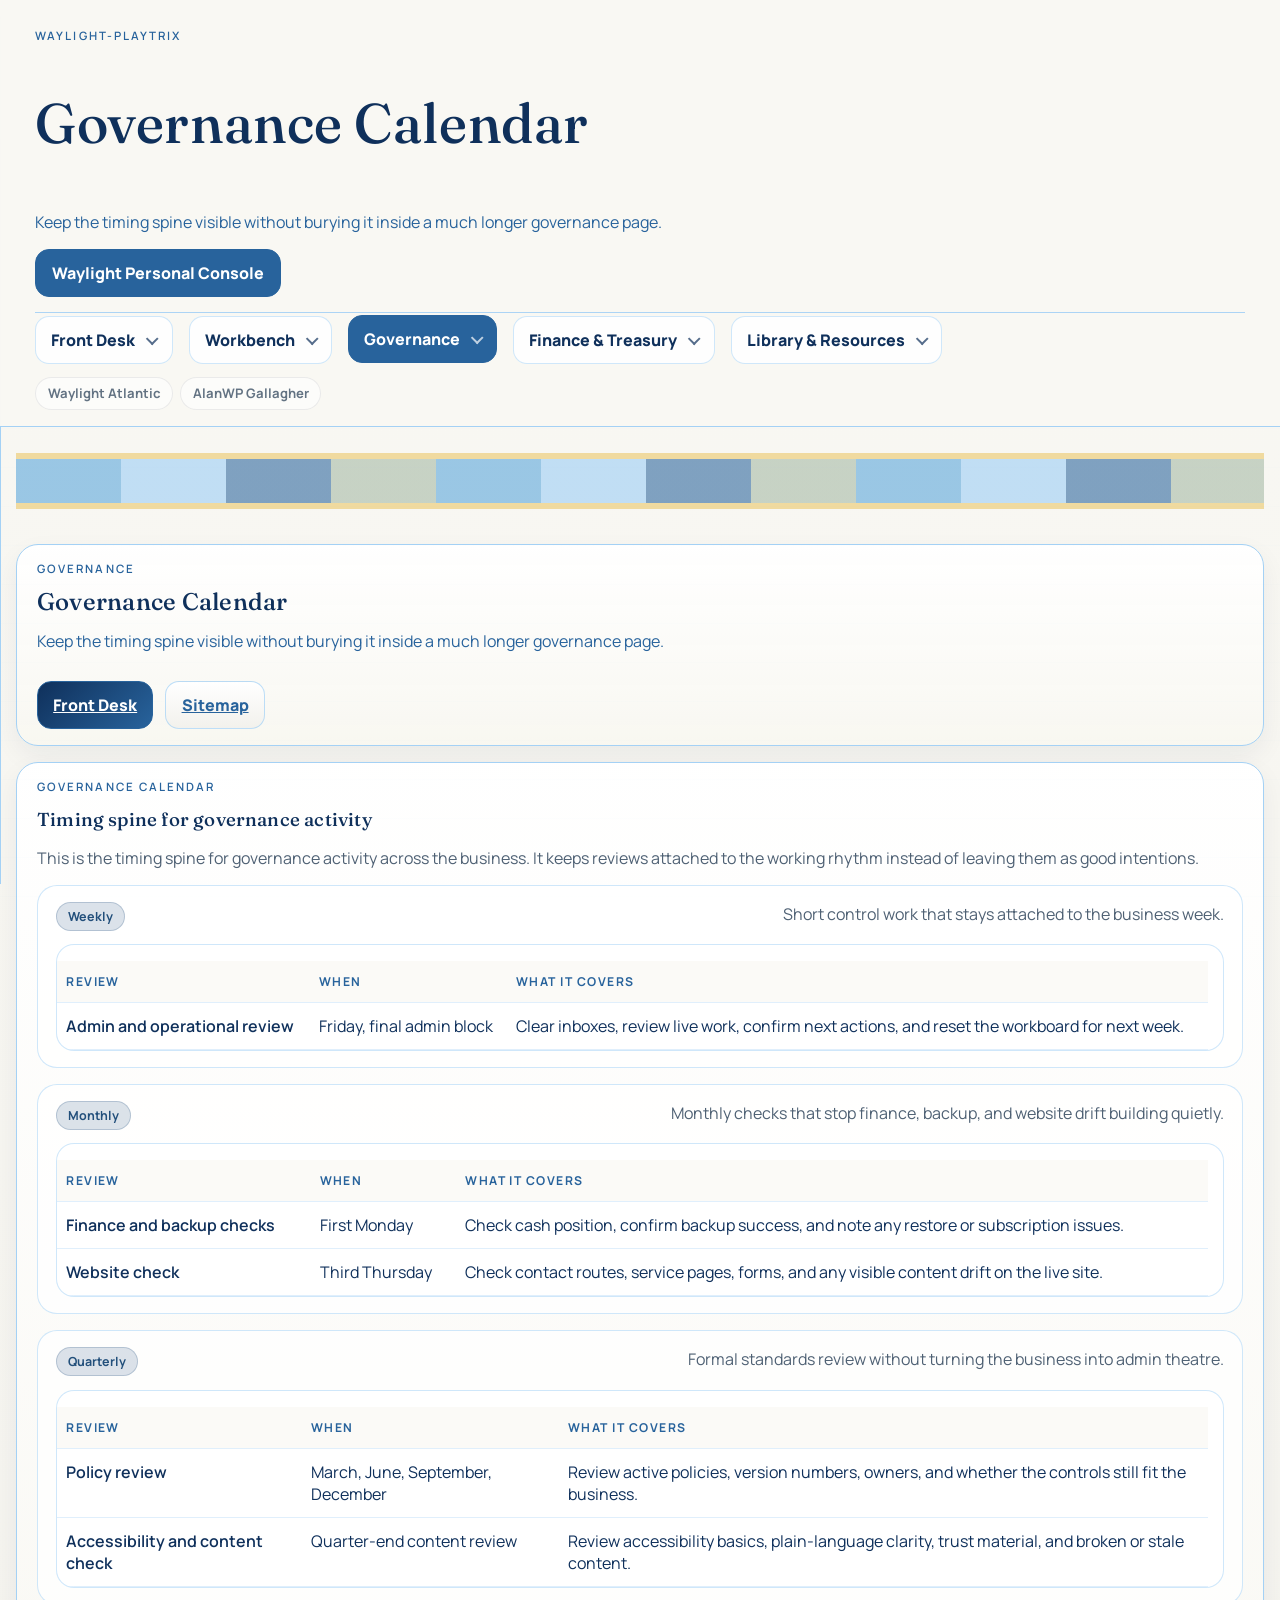
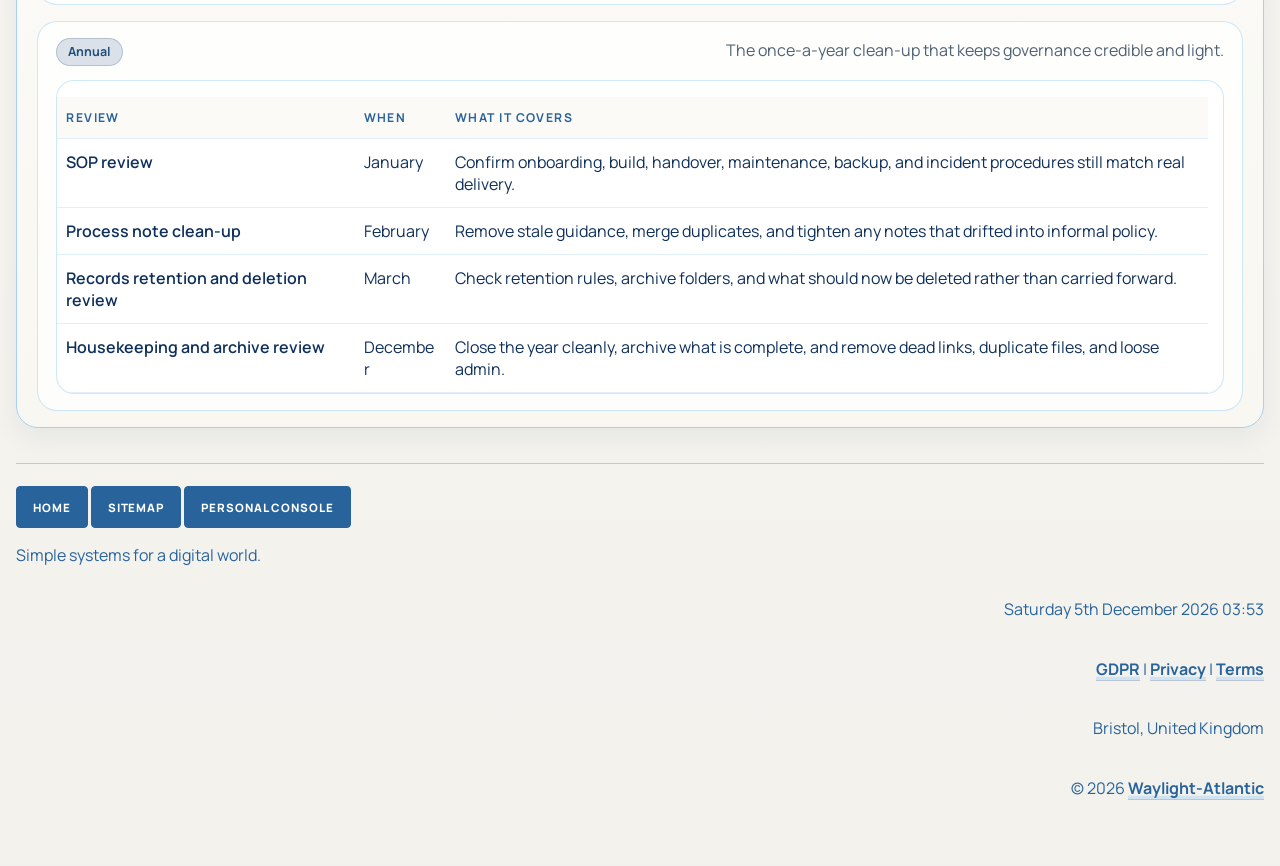
<file: governance-calendar.html>
<!DOCTYPE html>
<html lang="en-GB">
<head>
  <meta charset="UTF-8" />
  <meta name="viewport" content="width=device-width, initial-scale=1.0" />
  <title>Waylight-Playtrix | Governance Calendar</title>
  <meta http-equiv="refresh" content="0; url=playtrix-focus.html?topic=governance-calendar" />
  <link rel="icon" href="Assets/img/irish-cross.svg" type="image/svg+xml" />
  <style>
    :root {
      --accent: #a36b6b;
      --ink: #2a2c33;
      --muted: #6f7481;
      --line: rgba(163, 107, 107, 0.16);
      --shadow: 0 22px 44px rgba(54, 63, 81, 0.12);
    }
    * { box-sizing: border-box; }
    body {
      margin: 0;
      min-height: 100vh;
      display: grid;
      place-items: center;
      padding: 1.5rem;
      font-family: "Trebuchet MS", "Gill Sans", Calibri, sans-serif;
      color: var(--ink);
      background:
        radial-gradient(760px 320px at 14% 10%, rgba(45,79,140,.05), transparent 60%),
        radial-gradient(720px 300px at 88% 12%, rgba(110,122,134,.06), transparent 62%),
        linear-gradient(180deg, #f9f8f5 0%, #f4f2ee 100%);
    }

    .redirect-card {
      width: min(720px, 100%);
      padding: 1.5rem 1.7rem;
      border: 1px solid var(--line);
      border-radius: 26px;
      background: rgba(255,255,255,.92);
      box-shadow: var(--shadow);
    }

    .eyebrow {
      margin: 0;
      color: var(--muted);
      font-size: 0.78rem;
      font-weight: 800;
      letter-spacing: 0.2em;
      text-transform: uppercase;
    }

    .redirect-card h1 {
      margin: 0.25rem 0 0.6rem;
      font-family: Georgia, "Times New Roman", serif;
      color: var(--accent);
    }

    .redirect-card p {
      margin: 0 0 1rem;
      color: var(--muted);
      line-height: 1.6;
    }

    .redirect-card a {
      color: var(--accent);
      font-weight: 700;
    }
  </style>
</head>
<body>
  <article class="redirect-card">
    <p class="eyebrow">Waylight-Playtrix</p>
    <h1>Governance Calendar</h1>
    <p>The Governance Calendar now opens as its own focused page so the timing spine can be reviewed without loading the wider governance stack.</p>
    <p><a href="playtrix-focus.html?topic=governance-calendar">Open the Governance Calendar</a></p>
  </article>
  <script>
    window.location.replace('playtrix-focus.html?topic=governance-calendar');
  </script>
</body>
</html>
</file>
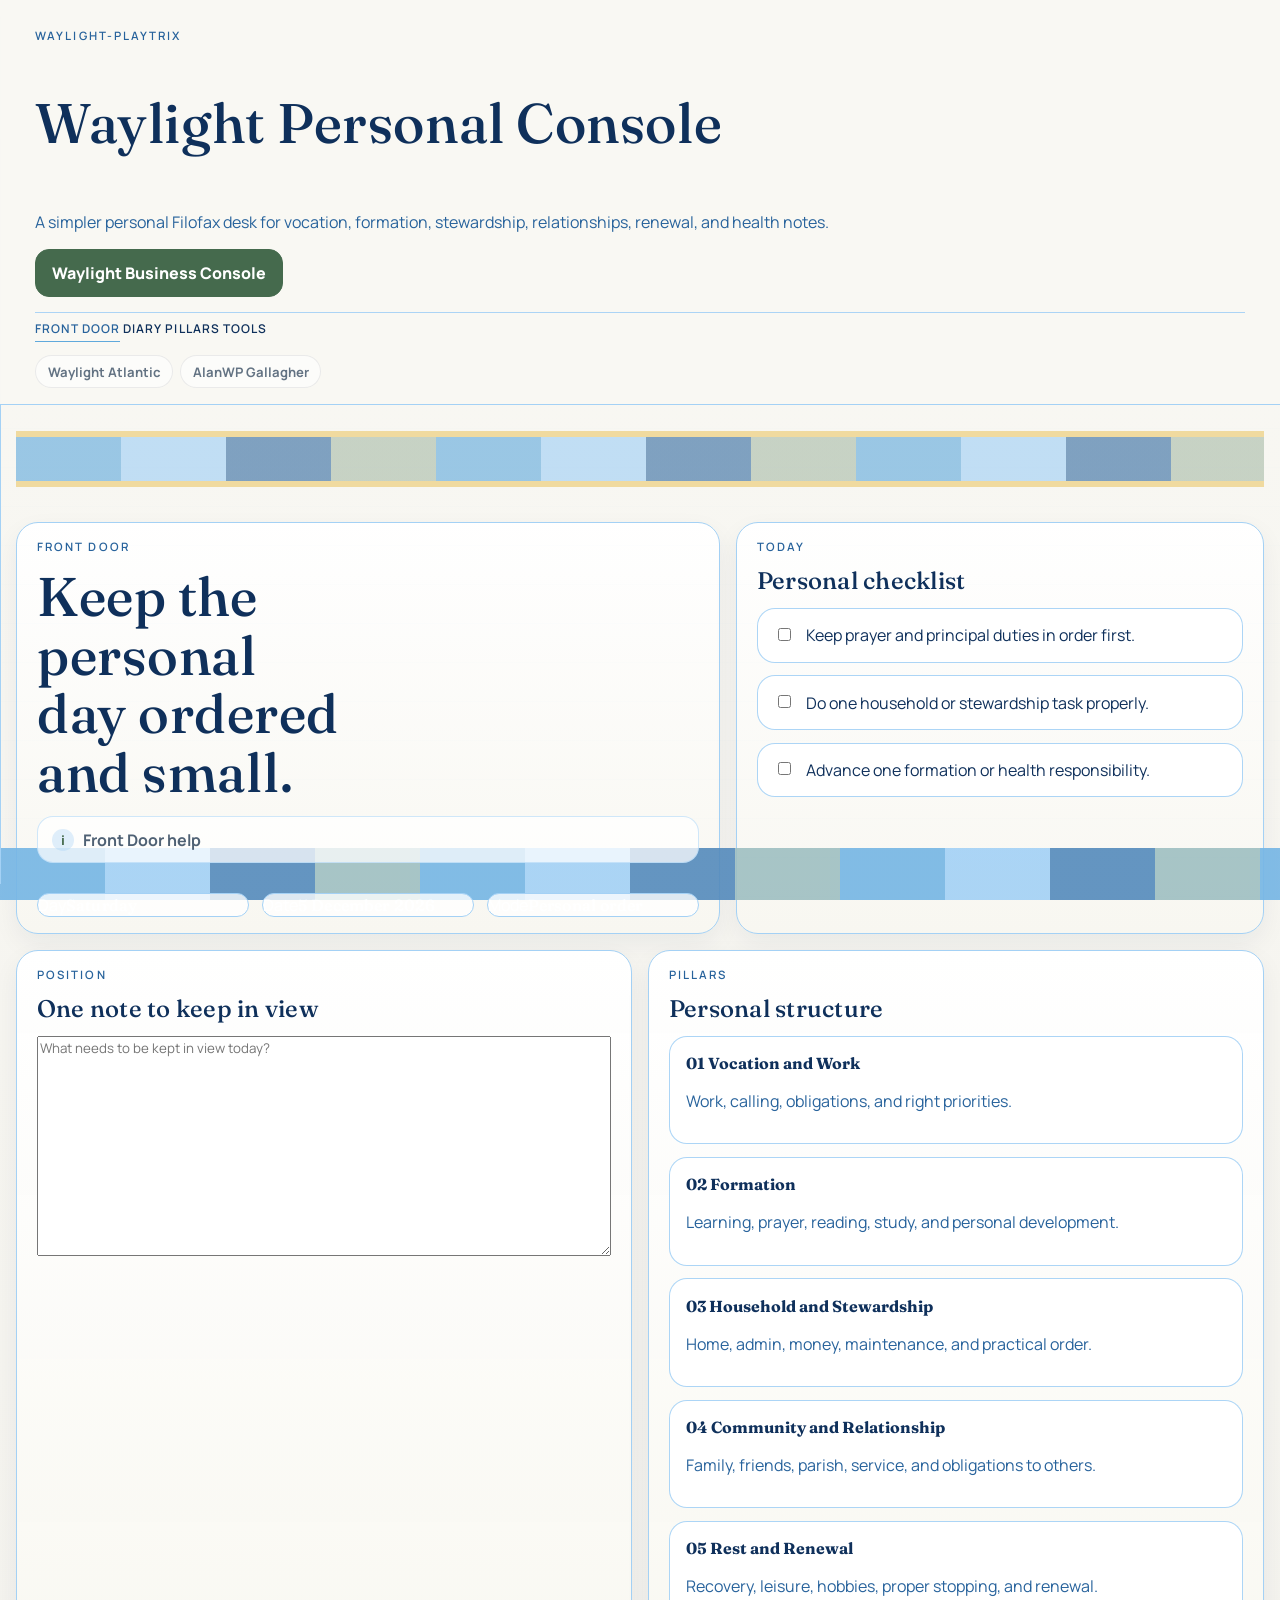
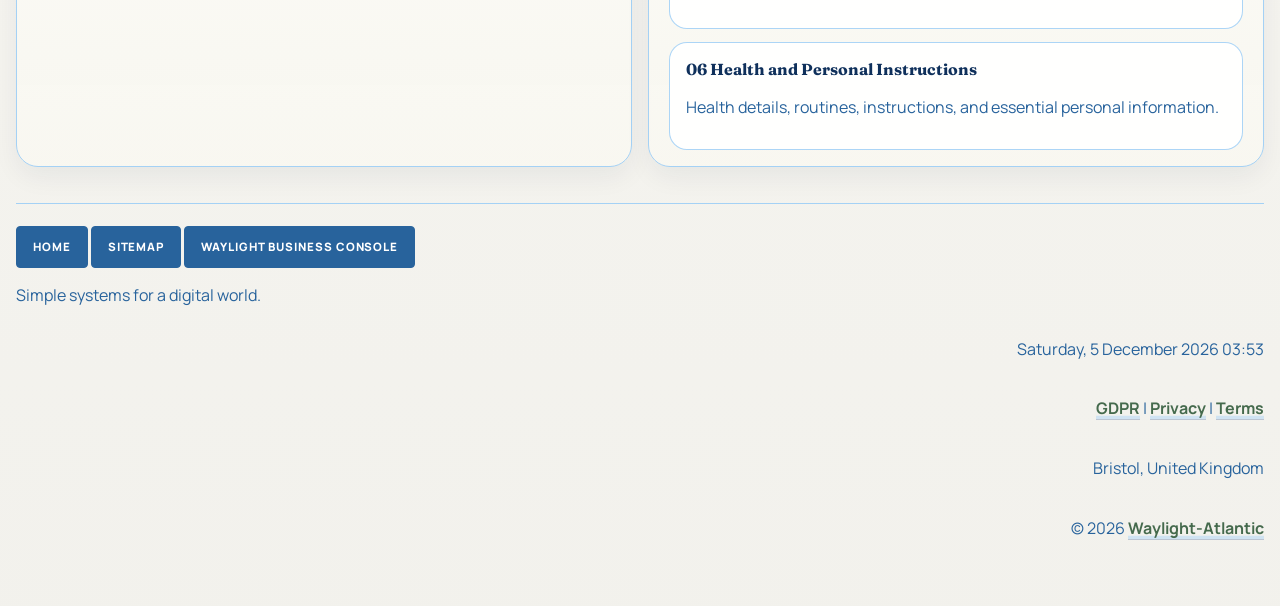
<file: personal-console.html>
<!DOCTYPE html>
<html lang="en-GB">
<head>
  <meta charset="UTF-8" />
  <meta name="viewport" content="width=device-width, initial-scale=1.0" />
  <title>Waylight-Playtrix | Personal Console</title>
  <link rel="icon" href="Assets/img/irish-cross.svg" type="image/svg+xml" />
  <link rel="stylesheet" href="Assets/css/playtrix-filofax.css" />
  <style>
    body.personal-shell {
      margin: 0;
      min-height: 100vh;
      --wf-primary: #456a4d;
      --wf-primary-soft: rgba(69, 106, 77, 0.12);
      --wf-accent: #6c825d;
      --wf-accent-soft: rgba(108, 130, 93, 0.14);
      --wf-danger-soft: rgba(160, 76, 76, 0.14);
    }
    main.wrap { padding: 1.4rem 0 3rem; }
    .page { display: none; }
    .page.active { display: block; }
    .personal-hero,
    .personal-grid,
    .personal-diary-grid { display: grid; gap: 1rem; }
    .personal-hero > *,
    .personal-grid > *,
    .personal-diary-grid > *,
    .personal-metrics > * { min-width: 0; }
    .personal-hero { grid-template-columns: minmax(0, 1.2fr) minmax(320px, 0.9fr); }
    .personal-grid,
    .personal-diary-grid { grid-template-columns: repeat(2, minmax(0, 1fr)); }
    .personal-metrics { display: grid; grid-template-columns: repeat(3, minmax(0, 1fr)); gap: 0.8rem; margin-top: 1rem; }
    .personal-metrics .metric { background: var(--wf-primary); border-color: var(--wf-primary); }
    .personal-metrics .metric span,
    .personal-metrics .metric strong { color: #fff !important; }
    .personal-shell .hero-card {
      background:
        radial-gradient(circle at top right, rgba(69,106,77,.12), transparent 36%),
        linear-gradient(180deg, rgba(255,255,255,.98), rgba(247,245,240,.96));
    }
    .personal-checklist,
    .pillar-list { display: grid; gap: 0.8rem; }
    .personal-task,
    .pillar-row { display: flex; gap: 0.75rem; align-items: start; padding: 0.95rem 1rem; border: 1px solid rgba(164, 209, 245, 0.9); border-radius: 18px; background: rgba(255,255,255,0.92); min-width: 0; overflow-wrap: break-word; word-wrap: break-word; }
    .personal-task input { margin-top: 0.2rem; accent-color: var(--wf-primary); }
    textarea { width: 100%; min-height: 220px; resize: vertical; }
    .personal-route-table td:last-child,
    .personal-route-table th:last-child { width: 110px; }
    @media (max-width: 980px) {
      .personal-hero,
      .personal-grid,
      .personal-diary-grid,
      .personal-metrics { grid-template-columns: 1fr; }
    }
  </style>
</head>
<body class="personal-shell">
  <header class="topbar">
    <div class="wrap">
      <div class="brand shell-brand">
        <div class="brand-head">
          <p class="eyebrow">Waylight-Playtrix</p>
          <h1>Waylight Personal Console</h1>
          <p class="sub">A simpler personal Filofax desk for vocation, formation, stewardship, relationships, renewal, and health notes.</p>
        </div>
        <div class="toggle-stack">
          <a class="shell-toggle" href="playtrix-console.html#overview">Waylight Business Console</a>
        </div>
      </div>
      <nav id="personalNav">
        <button class="nav-btn active" data-page="front">Front Door</button>
        <button class="nav-btn" data-page="diary">Diary</button>
        <button class="nav-btn" data-page="pillars">Pillars</button>
        <button class="nav-btn" data-page="tools">Tools</button>
      </nav>
      <div class="utility-links" aria-label="Public properties">
        <a class="utility-link" href="https://www.waylight-atlantic.co.uk" target="_blank" rel="noopener">Waylight Atlantic</a>
        <a class="utility-link" href="https://www.alanwpgallagher.info" target="_blank" rel="noopener">AlanWP Gallagher</a>
      </div>
    </div>
  </header>

  <main class="wrap">
    <section class="page active" id="page-front">
      <div class="personal-hero">
        <article class="card hero-card">
          <p class="eyebrow">Front Door</p>
          <h2>Keep the personal day ordered and small.</h2>
          <details class="help-card"><summary><span class="help-icon">i</span><span>Front Door help</span></summary><div class="help-card-content"><p>Use this to keep life in due proportion. Decide what matters today, note anything that must not be forgotten, and let the rest wait until its proper time.</p></div></details>
          <div class="personal-metrics">
            <div class="metric"><span>Day</span><strong id="personalDay">-</strong></div>
            <div class="metric"><span>Date</span><strong id="personalDate">-</strong></div>
            <div class="metric"><span>Mode</span><strong>Personal order</strong></div>
          </div>
        </article>
        <article class="card">
          <p class="eyebrow">Today</p>
          <h2>Personal checklist</h2>
          <div id="personalChecklist" class="personal-checklist"></div>
        </article>
      </div>

      <div class="personal-grid" style="margin-top: 1rem;">
        <article class="card">
          <p class="eyebrow">Position</p>
          <h2>One note to keep in view</h2>
          <textarea id="personalNote" placeholder="What needs to be kept in view today?"></textarea>
        </article>
        <article class="card">
          <p class="eyebrow">Pillars</p>
          <h2>Personal structure</h2>
          <div class="pillar-list">
            <div class="pillar-row"><div><strong>01 Vocation and Work</strong><p class="muted">Work, calling, obligations, and right priorities.</p></div></div>
            <div class="pillar-row"><div><strong>02 Formation</strong><p class="muted">Learning, prayer, reading, study, and personal development.</p></div></div>
            <div class="pillar-row"><div><strong>03 Household and Stewardship</strong><p class="muted">Home, admin, money, maintenance, and practical order.</p></div></div>
            <div class="pillar-row"><div><strong>04 Community and Relationship</strong><p class="muted">Family, friends, parish, service, and obligations to others.</p></div></div>
            <div class="pillar-row"><div><strong>05 Rest and Renewal</strong><p class="muted">Recovery, leisure, hobbies, proper stopping, and renewal.</p></div></div>
            <div class="pillar-row"><div><strong>06 Health and Personal Instructions</strong><p class="muted">Health details, routines, instructions, and essential personal information.</p></div></div>
          </div>
        </article>
      </div>
    </section>

    <section class="page" id="page-tools">
      <article class="card">
        <p class="eyebrow">Tools</p>
        <h2>Open the right personal sheet</h2>
        <details class="help-card"><summary><span class="help-icon">i</span><span>Tools help</span></summary><div class="help-card-content"><p>Use this page as a quiet launcher. Keep only the links you actually need in personal life, and move anything business-related back into the business console.</p></div></details>
        <table class="site-table personal-route-table" style="margin-top: 1rem;">
          <thead><tr><th>Tool</th><th>Use</th><th>Open</th></tr></thead>
          <tbody>
            <tr><td>Waylight Business Console</td><td>Return to business operations and the live front desk.</td><td><a href="playtrix-console.html#overview">Open</a></td></tr>
            <tr><td>Tools Deck</td><td>Shared launcher for business and personal systems.</td><td><a href="tools.html">Open</a></td></tr>
            <tr><td>Contacts</td><td>Open the shared contact register when needed.</td><td><a href="contacts.html">Open</a></td></tr>
            <tr><td>OneDrive Personal</td><td>Link your personal folder system here later.</td><td><a href="#">Add link</a></td></tr>
            <tr><td>Diary</td><td>Write what happened, what matters, and what needs doing next.</td><td><button class="planner-btn" type="button" data-open-page="diary">Open</button></td></tr>
          </tbody>
        </table>
      </article>
    </section>

    <section class="page" id="page-diary">
      <div class="personal-diary-grid">
        <article class="card">
          <p class="eyebrow">Diary</p>
          <h2>Today</h2>
          <textarea id="personalDiaryToday" placeholder="What happened today? What matters? What should be remembered?"></textarea>
        </article>
        <article class="card">
          <p class="eyebrow">Review</p>
          <h2>This week</h2>
          <textarea id="personalDiaryWeek" placeholder="What is going well? What is out of order? What needs changing next week?"></textarea>
        </article>
      </div>
    </section>

    <section class="page" id="page-pillars">
      <article class="card">
        <p class="eyebrow">Pillars</p>
        <h2>Folder-led personal structure</h2>
        <details class="help-card"><summary><span class="help-icon">i</span><span>Why these divisions matter</span></summary><div class="help-card-content"><p>A Filofax works because life is divided into workable sections. These pillars mirror your folder structure so the digital system and the real files reinforce one another.</p></div></details>
        <table class="site-table" style="margin-top: 1rem;">
          <thead><tr><th>Section</th><th>Purpose</th></tr></thead>
          <tbody>
            <tr><td>01 Vocation and Work</td><td>Personal relation to work, calling, boundaries, and obligations.</td></tr>
            <tr><td>02 Formation</td><td>Study plans, reading, prayer notes, courses, and development.</td></tr>
            <tr><td>03 Household and Stewardship</td><td>Admin, home routines, household maintenance, and money stewardship.</td></tr>
            <tr><td>04 Community and Relationship</td><td>Friendship, family, parish, social obligations, and acts of service.</td></tr>
            <tr><td>05 Rest and Renewal</td><td>Proper leisure, recovery, sleep, and deliberate renewal.</td></tr>
            <tr><td>06 Health and Personal Instructions</td><td>Health details, routines, instructions, and essential personal information.</td></tr>
          </tbody>
        </table>
      </article>
    </section>

    <footer class="site-footer">
      <div class="footer-inner">
        <nav class="footer-nav" aria-label="Footer links">
          <a href="personal-console.html#front" class="footer-btn">Home</a>
          <a href="sitemap.html" class="footer-btn">Sitemap</a>
          <a href="playtrix-console.html#overview" class="footer-btn">Waylight Business Console</a>
        </nav>
        <p class="footer-tagline">Simple systems for a digital world.</p>
        <div class="waylight-legal-block" data-waylight-legal>
          <p class="footer-meta"><span data-datetime>Loading date and time...</span></p>
          <p class="waylight-legal-links"><a href="gdpr.html">GDPR</a> | <a href="privacy.html">Privacy</a> | <a href="terms.html">Terms</a></p>
          <p class="waylight-legal-location">Bristol, United Kingdom</p>
          <p class="waylight-legal-copyright">&#169; 2026 <a href="https://www.waylight-atlantic.co.uk" target="_blank" rel="noopener">Waylight-Atlantic</a></p>
        </div>
      </div>
    </footer>
  </main>

  <script>
    const personalKeys = {
      checklist: 'playtrix.personal.front.checklist',
      note: 'playtrix.personal.front.note',
      diaryToday: 'playtrix.personal.diary.today',
      diaryWeek: 'playtrix.personal.diary.week'
    };

    const seedChecklist = [
      { id: 'prayer', text: 'Keep prayer and principal duties in order first.', done: false },
      { id: 'household', text: 'Do one household or stewardship task properly.', done: false },
      { id: 'formation', text: 'Advance one formation or health responsibility.', done: false }
    ];

    function readKey(key, fallback) {
      try {
        const raw = localStorage.getItem(key);
        return raw ? JSON.parse(raw) : fallback;
      } catch {
        return fallback;
      }
    }

    function writeKey(key, value) {
      localStorage.setItem(key, JSON.stringify(value));
    }

    function openPersonalPage(pageName, updateHash = true) {
      document.querySelectorAll('#personalNav .nav-btn[data-page]').forEach((node) => {
        node.classList.toggle('active', node.dataset.page === pageName);
      });
      document.querySelectorAll('.page').forEach((page) => page.classList.remove('active'));
      const page = document.getElementById('page-' + pageName);
      if (page) {
        page.classList.add('active');
      }
      if (updateHash) {
        history.replaceState(null, '', '#' + pageName);
      }
    }

    function updateStamp() {
      const now = new Date();
      const day = now.toLocaleDateString('en-GB', { weekday: 'long' });
      const date = now.toLocaleDateString('en-GB', { day: 'numeric', month: 'long', year: 'numeric' });
      const time = now.toLocaleTimeString('en-GB', { hour: '2-digit', minute: '2-digit' });
      document.getElementById('personalDay').textContent = day;
      document.getElementById('personalDate').textContent = date;
      document.querySelectorAll('[data-datetime]').forEach((node) => {
        node.textContent = day + ', ' + date + ' ' + time;
      });
    }

    function renderChecklist() {
      const items = readKey(personalKeys.checklist, seedChecklist);
      const wrap = document.getElementById('personalChecklist');
      wrap.innerHTML = '';
      items.forEach((item, index) => {
        const row = document.createElement('label');
        row.className = 'personal-task';
        row.innerHTML = '<input type="checkbox" ' + (item.done ? 'checked' : '') + ' />' +
          '<span style="' + (item.done ? 'text-decoration: line-through; color: var(--wf-muted);' : '') + '">' + item.text + '</span>';
        row.querySelector('input').addEventListener('change', (event) => {
          items[index].done = event.target.checked;
          writeKey(personalKeys.checklist, items);
          renderChecklist();
        });
        wrap.appendChild(row);
      });
    }

    document.querySelectorAll('#personalNav .nav-btn[data-page]').forEach((btn) => {
      btn.addEventListener('click', () => openPersonalPage(btn.dataset.page));
    });

    document.querySelectorAll('[data-open-page]').forEach((btn) => {
      btn.addEventListener('click', () => openPersonalPage(btn.dataset.openPage));
    });

    const note = document.getElementById('personalNote');
    note.value = readKey(personalKeys.note, '');
    note.addEventListener('input', () => writeKey(personalKeys.note, note.value));

    const diaryToday = document.getElementById('personalDiaryToday');
    const diaryWeek = document.getElementById('personalDiaryWeek');
    diaryToday.value = readKey(personalKeys.diaryToday, '');
    diaryWeek.value = readKey(personalKeys.diaryWeek, '');
    diaryToday.addEventListener('input', () => writeKey(personalKeys.diaryToday, diaryToday.value));
    diaryWeek.addEventListener('input', () => writeKey(personalKeys.diaryWeek, diaryWeek.value));

    function applyHashPage() {
      const pageName = window.location.hash.replace('#', '');
      if (['front', 'tools', 'diary', 'pillars'].includes(pageName)) {
        openPersonalPage(pageName, false);
      }
    }

    window.addEventListener('hashchange', applyHashPage);
    applyHashPage();

    renderChecklist();
    updateStamp();
    setInterval(updateStamp, 60000);
  </script>
</body>
</html>
</file>
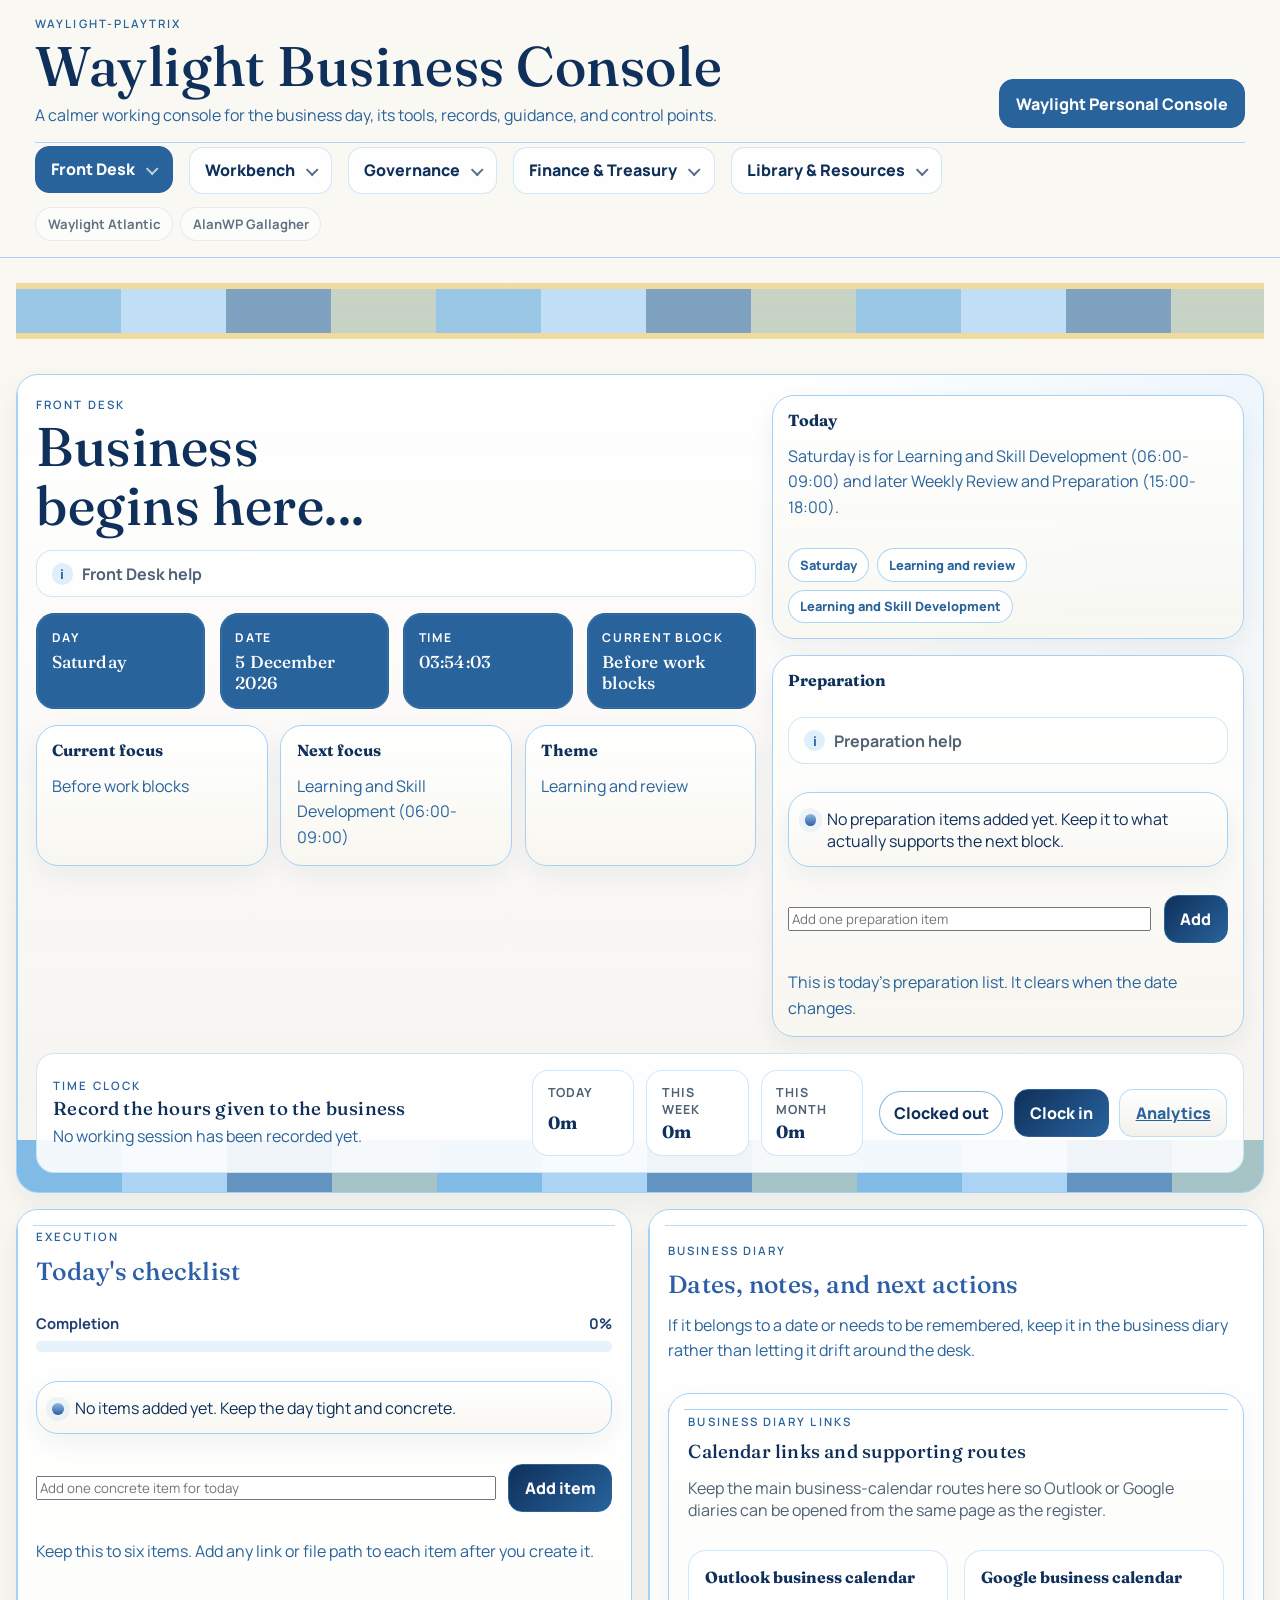
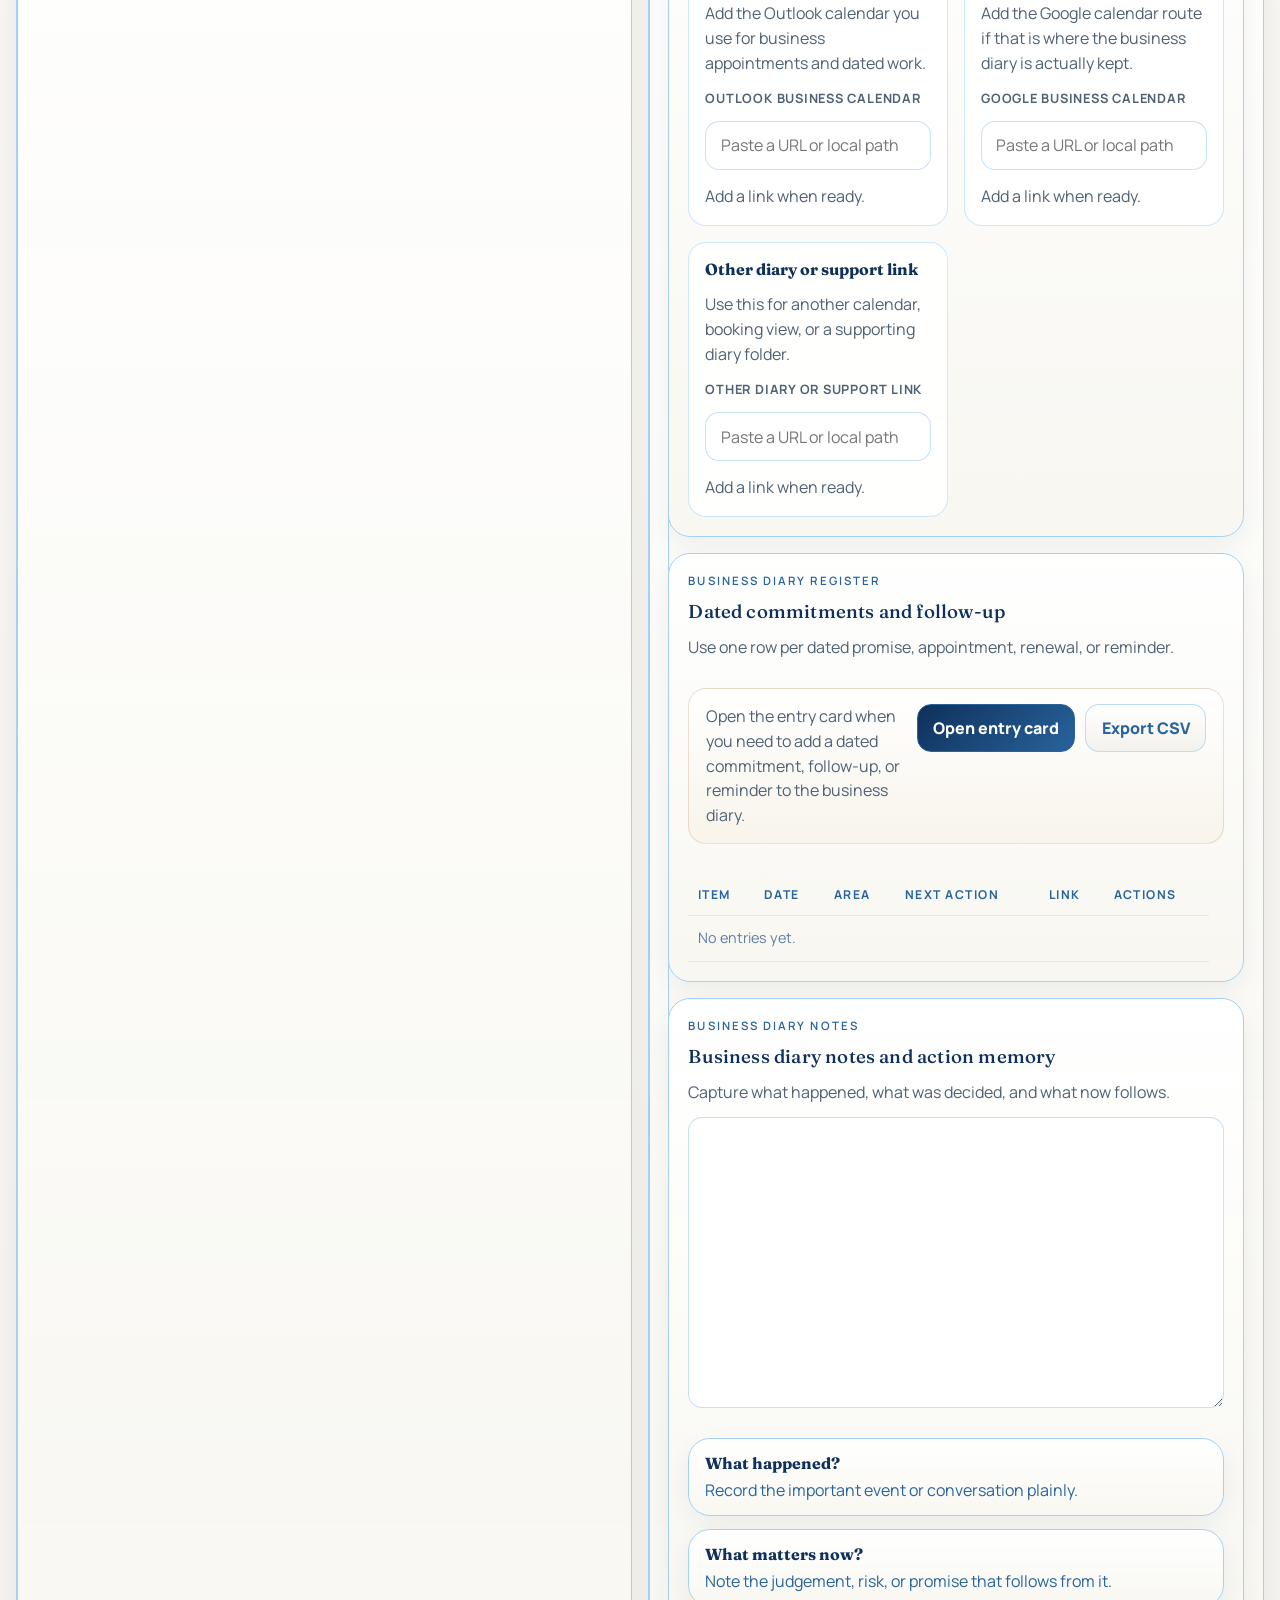
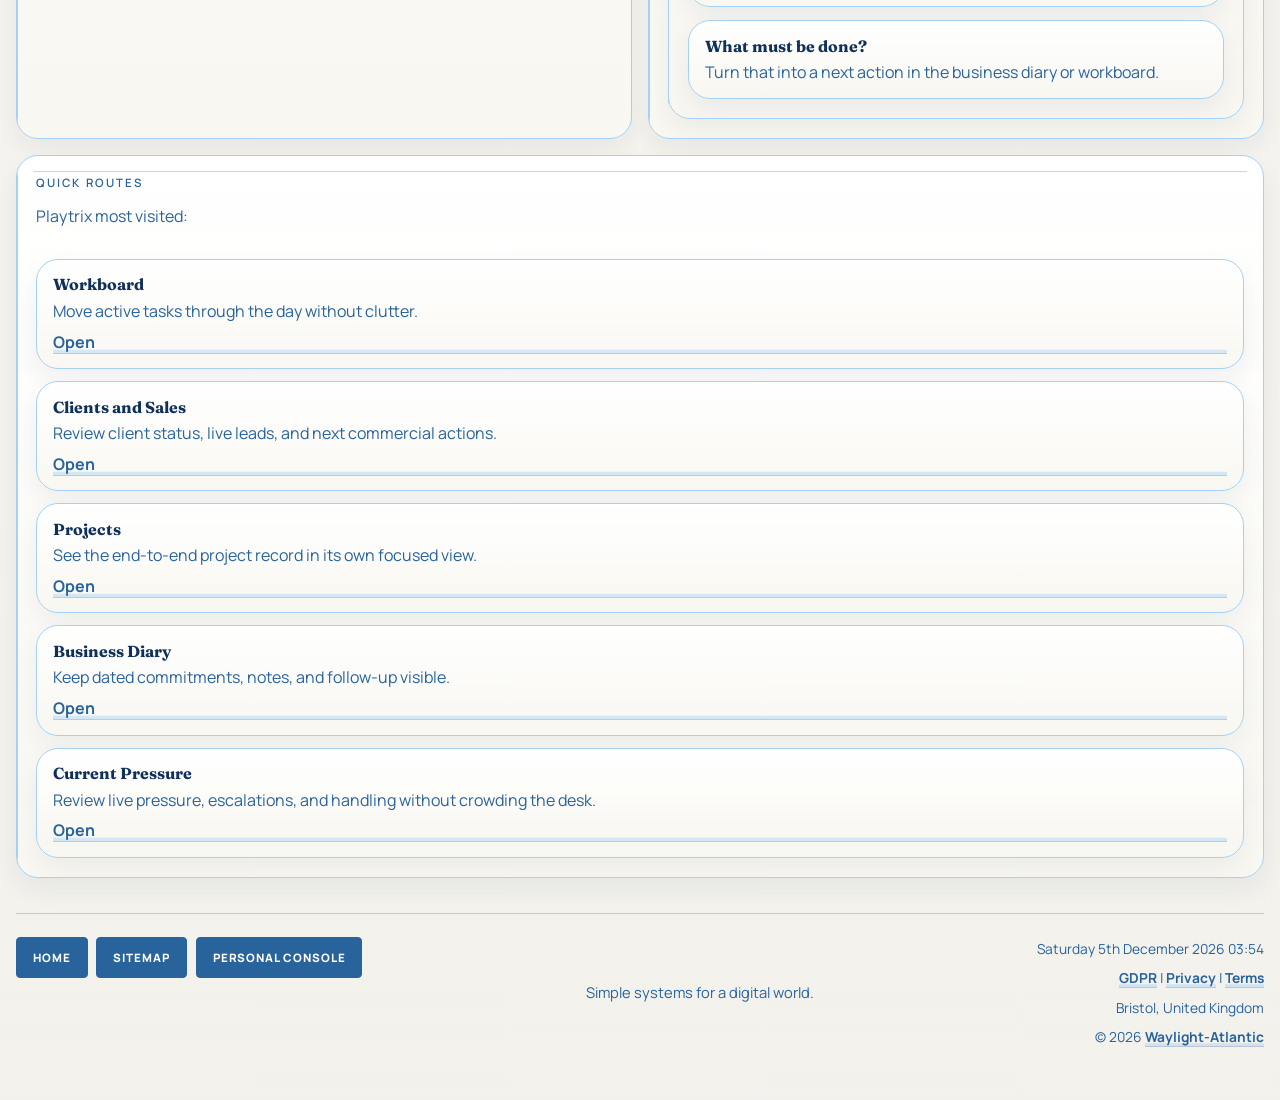
<file: playtrix-console.html>
<!DOCTYPE html>
<html lang="en-GB">
<head>
  <meta charset="UTF-8" />
  <meta name="viewport" content="width=device-width, initial-scale=1.0" />
  <title>Waylight-Playtrix | Waylight Business Console</title>
  <link rel="icon" href="Assets/img/irish-cross.svg" type="image/svg+xml" />
  <link rel="stylesheet" href="Assets/css/playtrix-kanban.css" />
  <style>
    :root {
      --wa-sky:#dfeef8;
      --wa-mist:#eef5fb;
      --wa-sea:#8fb7df;
      --wa-atlantic:#2d5fa8;
      --wa-deep:#1f3f73;
      --wa-cliff:#5f7ea6;
      --wa-white:#f9fbfd;
      --wa-grass:#9cb8a0;
      --wa-sand:#e9e0cf;
      --line:rgba(45,95,168,.18);
      --panel:rgba(249,251,253,.88);
      --shadow:0 24px 56px rgba(31,63,115,.14);
    }
    * { box-sizing:border-box; }
    body {
      margin:0;
      min-height:100vh;
      color:var(--wa-deep);
      font-family:"Trebuchet MS","Gill Sans",Calibri,sans-serif;
      background:
        radial-gradient(circle at top left, rgba(143,183,223,.24), transparent 24%),
        radial-gradient(circle at top right, rgba(45,95,168,.16), transparent 24%),
        linear-gradient(180deg, var(--wa-mist), var(--wa-sky) 58%, var(--wa-white));
    }
    .topbar {
      position:sticky;
      top:0;
      z-index:10;
      padding:1rem 1.2rem;
      background:rgba(249,251,253,.84);
      backdrop-filter:blur(16px);
      border-bottom:1px solid rgba(45,95,168,.1);
    }
    .wrap { width:min(1440px, calc(100% - 2rem)); margin:0 auto; }
    .brand { display:flex; justify-content:space-between; gap:1rem; align-items:flex-start; flex-wrap:wrap; }
    .eyebrow { margin:0; font-size:.78rem; letter-spacing:.2em; text-transform:uppercase; color:var(--wa-cliff); font-weight:800; }
    h1,h2,h3,.metric strong { font-family:Georgia,"Times New Roman",serif; }
    h1 { margin:.2rem 0; font-size:clamp(2rem,5vw,3.4rem); text-transform:uppercase; letter-spacing:.04em; color:var(--wa-atlantic); }
    .sub { margin:0; max-width:56rem; color:var(--wa-cliff); line-height:1.55; }
    .stamp { display:flex; gap:.75rem; flex-wrap:wrap; }
    .pill {
      display:inline-flex; align-items:center; gap:.5rem; padding:.72rem .92rem; border-radius:999px;
      background:rgba(255,255,255,.8); border:1px solid rgba(45,95,168,.12); box-shadow:0 10px 22px rgba(31,63,115,.08); font-weight:700;
    }
    .dot { width:.72rem; height:.72rem; border-radius:50%; background:var(--wa-atlantic); box-shadow:0 0 0 6px rgba(45,95,168,.12); }
    nav { display:flex; gap:.6rem; flex-wrap:wrap; margin-top:1rem; }
    .nav-btn {
      display:inline-flex; align-items:center; justify-content:center; text-decoration:none;
      border:1px solid rgba(45,95,168,.14); background:rgba(255,255,255,.78); color:var(--wa-deep);
      padding:.8rem .95rem; border-radius:16px; font-weight:800; cursor:pointer;
    }
    .nav-btn.active,.nav-btn:hover { background:linear-gradient(135deg, var(--wa-deep), var(--wa-atlantic)); color:#fff; }
    main.wrap { padding:1.4rem 0 3rem; }
    .page { display:none; animation:fade .2s ease; }
    .page.active { display:block; }
    @keyframes fade { from { opacity:0; transform:translateY(6px); } to { opacity:1; transform:none; } }
    .grid,.hero,.cols2,.cols3,.funnel,.kanban { display:grid; gap:1rem; }
    .grid > *, .hero > *, .cols2 > *, .cols3 > *, .funnel > *, .kanban > * { min-width:0; }
    .hero { grid-template-columns:1.35fr .95fr; }
    .cols2 { grid-template-columns:repeat(2,minmax(0,1fr)); }
    .cols3 { grid-template-columns:repeat(3,minmax(0,1fr)); }
    .funnel { grid-template-columns:repeat(4,minmax(0,1fr)); }
    .kanban { grid-template-columns:repeat(3,minmax(0,1fr)); }
    .card {
      --wf-card-padding:1.2rem;
      display:flex; flex-direction:column; gap:.85rem;
      background:var(--panel); border:1px solid var(--line); border-radius:26px; box-shadow:var(--shadow); position:relative; overflow:clip; min-width:0; height:auto; overflow-wrap:break-word; word-wrap:break-word;
    }
    .hero-card {
      min-height:350px; color:#fff;
      background:linear-gradient(145deg, rgba(31,63,115,.98), rgba(45,95,168,.94));
    }
    .hero-card::after {
      content:""; position:absolute; inset:auto -10% -12% -10%; height:42%;
      background:linear-gradient(180deg, rgba(143,183,223,.24), rgba(156,184,160,.2));
      clip-path:polygon(0 55%, 15% 46%, 31% 58%, 47% 42%, 62% 57%, 80% 44%, 100% 55%, 100% 100%, 0 100%);
    }
    .hero-card > * { position:relative; z-index:1; }
    .hero-card h2 { margin:.3rem 0 .8rem; font-size:clamp(2rem,4vw,3rem); max-width:13ch; line-height:1.06; overflow-wrap:anywhere; }
    .hero-card p { max-width:44rem; line-height:1.65; color:rgba(245,248,252,.92); }
    .metrics { display:grid; grid-template-columns:repeat(4,minmax(0,1fr)); gap:.75rem; margin-top:1rem; }
    .metric { padding:.9rem; border-radius:18px; background:rgba(255,255,255,.14); border:1px solid rgba(255,255,255,.16); }
    .metric span { display:block; font-size:.76rem; letter-spacing:.14em; text-transform:uppercase; color:rgba(255,255,255,.72); font-weight:700; }
    .metric strong { display:block; margin-top:.35rem; font-size:1.08rem; color:#fff; }
    h2.section { margin:0 0 .3rem; font-size:1.55rem; color:var(--wa-atlantic); }
    p.muted { margin:.25rem 0 0; color:var(--wa-cliff); line-height:1.6; }
    .mini,.line,.task,.deal,.col,.resource-bank { border:1px solid var(--line); border-radius:18px; background:rgba(255,255,255,.78); min-width:0; height:auto; overflow-wrap:break-word; word-wrap:break-word; }
    .mini,.deal,.resource-bank { --wf-panel-padding:.9rem .95rem; }
    .mini,.line,.task,.deal,.resource-bank { padding:.9rem .95rem; }
    .col { --wf-panel-padding:1rem; padding:1rem; border-radius:22px; }
    .line,.task { display:flex; gap:.7rem; align-items:flex-start; }
    .bullet { width:.72rem; height:.72rem; margin-top:.42rem; border-radius:50%; background:linear-gradient(180deg, var(--wa-sea), var(--wa-atlantic)); box-shadow:0 0 0 6px rgba(143,183,223,.14); flex:0 0 auto; }
    .task input { margin-top:.14rem; accent-color:var(--wa-atlantic); transform:scale(1.14); }
    .tags { display:flex; gap:.5rem; flex-wrap:wrap; }
    .tag { padding:.42rem .68rem; border-radius:999px; font-size:.8rem; font-weight:800; }
    .sea { background:rgba(143,183,223,.18); color:var(--wa-atlantic); }
    .mist { background:rgba(95,126,166,.12); color:var(--wa-deep); }
    .grass { background:rgba(156,184,160,.18); color:#4e6c52; }
    .sand { background:rgba(233,224,207,.6); color:#7d6846; }
    .progress { margin-top:.9rem; }
    .progress-row { display:flex; justify-content:space-between; gap:1rem; font-size:.92rem; font-weight:700; color:var(--wa-deep); }
    .bar { height:.68rem; background:rgba(45,95,168,.08); border-radius:999px; overflow:hidden; margin-top:.45rem; }
    .fill { height:100%; width:0; background:linear-gradient(90deg, var(--wa-sea), var(--wa-atlantic)); }
    .col h4 { margin:0 0 .7rem; font-size:.8rem; letter-spacing:.14em; text-transform:uppercase; color:var(--wa-cliff); }
    .deal { margin-bottom:.7rem; box-shadow:0 8px 18px rgba(31,63,115,.06); }
    .deal strong { display:block; margin-bottom:.25rem; }
    .deal span, td { color:var(--wa-cliff); line-height:1.45; font-size:.9rem; }
    .resource-bank h3 { margin:0 0 .7rem; font-size:1rem; color:var(--wa-deep); }
    .resource-bank label { display:block; font-size:.82rem; font-weight:700; color:var(--wa-cliff); margin-top:.65rem; }
    .resource-bank input { width:100%; margin-top:.3rem; border:1px solid rgba(45,95,168,.18); border-radius:12px; padding:.7rem .8rem; font:inherit; background:#fff; color:var(--wa-deep); }
    textarea { width:100%; min-height:180px; resize:vertical; border:1px solid rgba(45,95,168,.16); border-radius:18px; padding:.95rem 1rem; background:rgba(255,255,255,.92); color:var(--wa-deep); font:inherit; }
    table { width:100%; border-collapse:collapse; }
    th,td { padding:.8rem .7rem; text-align:left; border-bottom:1px solid rgba(45,95,168,.08); vertical-align:top; }
    th { font-size:.76rem; letter-spacing:.14em; text-transform:uppercase; color:var(--wa-cliff); }
    .site-footer { margin-top:1.4rem; }
    .footer-inner { display:grid; grid-template-columns:auto 1fr auto; gap:1rem; align-items:start; background:rgba(249,251,253,.84); border:1px solid rgba(45,95,168,.14); border-radius:24px; padding:1rem 1.1rem; box-shadow:var(--shadow); }
    .footer-nav { display:flex; gap:.55rem; flex-wrap:wrap; }
    .footer-btn { display:inline-flex; align-items:center; justify-content:center; padding:.7rem .9rem; border-radius:14px; text-decoration:none; font-weight:800; color:var(--wa-deep); background:rgba(255,255,255,.8); border:1px solid rgba(45,95,168,.14); }
    .footer-tagline { margin:0; color:var(--wa-cliff); font-size:.92rem; text-align:center; }
    .waylight-legal-block { text-align:right; }
    .footer-meta,.waylight-legal-links,.waylight-legal-location,.waylight-legal-copyright { margin:.15rem 0; color:var(--wa-cliff); font-size:.86rem; }
    .waylight-legal-links a,.waylight-legal-copyright a { color:var(--wa-deep); text-decoration:none; }
    .waylight-legal-links a:hover,.waylight-legal-copyright a:hover { text-decoration:underline; }
    @media (max-width:1200px) { .hero,.cols2,.cols3,.funnel,.kanban,.footer-inner { grid-template-columns:1fr; } .metrics { grid-template-columns:repeat(2,minmax(0,1fr)); } .waylight-legal-block { text-align:left; } }
    @media (max-width:720px) { .wrap { width:min(100% - 1rem, 1440px); } .metrics { grid-template-columns:1fr; } .nav-btn,.footer-btn { width:100%; } }
  </style>
  <link rel="stylesheet" href="Assets/css/playtrix-filofax.css" />
</head>
<body>
  <header class="topbar">
    <div class="wrap">
      <div class="brand shell-brand">
        <div class="brand-head">
          <p class="eyebrow">Waylight-Playtrix</p>
          <h1>Waylight Business Console</h1>
          <p class="sub">A calmer working console for the business day, its tools, records, guidance, and control points.</p>
        </div>
        <div class="toggle-stack">
          <a class="shell-toggle" href="personal-console.html">Waylight Personal Console</a>
        </div>
      </div>
      <nav id="mainNav" data-shell-nav data-shell-page="overview" aria-label="Waylight-Playtrix sections"></nav>
      <div class="utility-links" aria-label="Public properties">
        <a class="utility-link" href="https://www.waylight-atlantic.co.uk" target="_blank" rel="noopener">Waylight Atlantic</a>
        <a class="utility-link" href="https://www.alanwpgallagher.info" target="_blank" rel="noopener">AlanWP Gallagher</a>
      </div>
    </div>
  </header>

  <main class="wrap">
    <section class="page active" id="page-overview">
      <article class="card hero-card front-desk-card" id="front-desk-workflow">
        <div class="front-desk-grid">
          <div class="front-desk-main">
            <p class="eyebrow">Front Desk</p>
            <h2>Business begins here...</h2>
            <details class="help-card"><summary><span class="help-icon">i</span><span>Front Desk help</span></summary><div class="help-card-content"><p>Start here. Keep the day small, the next action visible, and let the governance rhythm tell you what the day is for.</p></div></details>
            <div class="metrics front-desk-metrics">
              <div class="metric"><span>Day</span><strong id="metricDay">-</strong></div>
              <div class="metric"><span>Date</span><strong id="metricDate">-</strong></div>
              <div class="metric"><span>Time</span><strong id="metricTime">-</strong></div>
              <div class="metric"><span>Current Block</span><strong id="metricShift">-</strong></div>
            </div>
            <div class="front-desk-summary">
              <div class="mini"><strong>Current focus</strong><p class="muted" id="currentBlock">-</p></div>
              <div class="mini"><strong>Next focus</strong><p class="muted" id="nextBlock">-</p></div>
              <div class="mini"><strong>Theme</strong><p class="muted" id="todayTheme">-</p></div>
            </div>
          </div>
          <div class="front-desk-side front-desk-aux" id="front-desk-dayahead">
            <div class="mini">
              <strong id="dayPreviewLabel">Today</strong>
              <p class="muted" id="tomorrowHeadline">Loading today's work pattern...</p>
              <div class="tags" id="tomorrowTags" style="margin-top:.9rem;"></div>
            </div>
            <div class="mini">
              <strong id="prepLabel">Preparation</strong>
              <details class="help-card" style="margin-top:.85rem;">
                <summary><span class="help-icon">i</span><span>Preparation help</span></summary>
                <div class="help-card-content" id="prepHelpText">
                  <p>Use this as the dated scratch pad for what needs to be ready before the block moves on.</p>
                </div>
              </details>
              <div id="tomorrowPrep" class="grid" style="margin-top:.9rem;"></div>
              <form id="prepPlannerForm" class="planner-inline-form" style="margin-top:.9rem;">
                <input id="dailyPrepText" type="text" maxlength="120" placeholder="Add one preparation item" />
                <button type="submit" class="planner-btn primary">Add</button>
              </form>
              <p class="muted" id="prepPlannerHint" style="margin-top:.85rem;">This list clears with the date. Keep it practical and short.</p>
            </div>
          </div>
          <div id="frontDeskClock" class="front-desk-clock-strip"></div>
        </div>
      </article>

      <div class="cols2 front-desk-lower" style="margin-top:1rem;">
        <article class="card" id="front-desk-today">
          <p class="eyebrow">Execution</p>
          <h2 class="section">Today's checklist</h2>
          <div class="progress">
            <div class="progress-row"><span>Completion</span><span id="todayProgressText">0%</span></div>
            <div class="bar"><div class="fill" id="todayProgressFill"></div></div>
          </div>
          <div id="todayChecklist" class="grid" style="margin-top:1rem;"></div>
          <form id="todayPlannerForm" class="planner-inline-form" style="margin-top:1rem;">
            <input id="dailyTaskText" type="text" maxlength="120" placeholder="Add one concrete item for today" />
            <button type="submit" class="planner-btn primary">Add item</button>
          </form>
          <p class="muted" id="todayPlannerHint" style="margin-top:.85rem;">Keep this to six items. Add any link or file path to each item after you create it.</p>
        </article>
        <article class="card" id="front-desk-diary">
          <div id="diary"></div>
          <p class="eyebrow">Business Diary</p>
          <h2 class="section">Dates, notes, and next actions</h2>
          <p class="muted">If it belongs to a date or needs to be remembered, keep it in the business diary rather than letting it drift around the desk.</p>
          <div class="section-stack">
            <div id="businessDiaryLinks"></div>
            <div id="diaryRegister"></div>
            <div id="diaryNotesPanel"></div>
          </div>
        </article>
      </div>

      <div class="grid" id="front-desk-overview" style="margin-top:1rem;">
        <div id="quickRoutes"></div>
      </div>

    </section>

    <section class="page" id="page-workboard">
      <div class="cols2">
        <article class="card">
          <p class="eyebrow">Workboard</p>
          <h2 class="section">Daily flow and controlled execution</h2>
          <details class="help-card"><summary><span class="help-icon">i</span><span>Workboard help</span></summary><div class="help-card-content"><p>Capture into Inbox, move only what truly matters into Today, and let Waiting hold items blocked by other people or dates.</p></div></details>
          <div class="kanban-summary" id="kanbanSummary"></div>
        </article>
        <article class="card workboard-editor-shell">
          <p class="eyebrow">Card Editor</p>
          <h2 class="section">Add or refine a work item</h2>
          <div class="register-toolbar workboard-editor-toolbar">
            <div class="register-toolbar-copy workboard-editor-copy">
              <strong id="kanbanEditorStateTitle">Add a work item when you are ready</strong>
              <span id="kanbanEditorStateText">Keep the board readable. Open the work card only when you want to add or edit something.</span>
            </div>
            <div class="register-toolbar-actions">
              <button type="button" class="kanban-btn kanban-btn-primary" id="kanbanEditorToggle">Open work card</button>
            </div>
          </div>
          <div class="register-editor-card workboard-editor-card" id="kanbanEditorCard" hidden>
            <form id="kanbanForm" class="kanban-form">
              <input type="hidden" id="kanbanCardId" />
              <div class="kanban-field">
                <label for="kanbanTitle">Title</label>
                <input id="kanbanTitle" name="title" type="text" maxlength="120" placeholder="Example: Finish parish homepage revision" required />
              </div>
              <div class="kanban-field">
                <label for="kanbanNote">Note</label>
                <textarea id="kanbanNote" name="note" rows="4" placeholder="What matters, what is pending, or what must not be forgotten."></textarea>
              </div>
              <div class="kanban-form-grid">
                <div class="kanban-field">
                  <label for="kanbanCategory">Category</label>
                  <input id="kanbanCategory" name="category" type="text" maxlength="50" placeholder="Client, sales, admin, maintenance" />
                </div>
                <div class="kanban-field">
                  <label for="kanbanDueDate">Due date</label>
                  <input id="kanbanDueDate" name="dueDate" type="date" />
                </div>
                <div class="kanban-field">
                  <label for="kanbanPriority">Priority</label>
                  <select id="kanbanPriority" name="priority">
                    <option value="steady">Steady</option>
                    <option value="important">Important</option>
                    <option value="urgent">Urgent</option>
                  </select>
                </div>
                <div class="kanban-field">
                  <label for="kanbanColumn">Column</label>
                  <select id="kanbanColumn" name="column">
                    <option value="inbox">Inbox</option>
                    <option value="today">Do Today</option>
                    <option value="this-week">Do This Week</option>
                    <option value="this-month">Do This Month</option>
                    <option value="pending">Pending</option>
                    <option value="done">Done</option>
                  </select>
                </div>
              </div>
              <div class="kanban-actions">
                <button type="submit" class="kanban-btn kanban-btn-primary">Save card</button>
                <button type="button" class="kanban-btn" id="kanbanFormReset">Clear form</button>
              </div>
            </form>
          </div>
        </article>
      </div>

      <article class="card" style="margin-top:1rem;">
        <div class="kanban-board-header">
          <div>
            <p class="eyebrow">Drag and Drop</p>
            <h2 class="section">Current workboard</h2>
          </div>
          <p class="muted">Move work cleanly, not all at once.</p>
        </div>
        <div id="kanbanBoard" class="wl-kanban-board" aria-label="Waylight workboard"></div>
      </article>
    </section>
    <section class="page" id="page-projects">
      <div id="projectRegister"></div>
    </section>
    <section class="page" id="page-sales">
      <article class="planner-sheet sales-overview-sheet">
        <p class="eyebrow">Workbench</p>
        <h3>Clients &amp; Sales</h3>
        <p>A single place to watch the live pipeline, active client relationships, weekly sales rhythm, and the next commercial move.</p>
        <details class="help-card sales-help-card">
          <summary><span class="help-icon">i</span><span>Sales playbook and examples</span></summary>
          <div class="help-card-content">
            <p><strong>Plain commercial flow:</strong> keep people and organisations in <strong>Contacts</strong>, keep pre-approval opportunities in the <strong>Lead pipeline</strong>, move approved work into <strong>Projects</strong>, and keep live delivery or maintenance relationships in <strong>Client relationships</strong>.</p>
            <div class="sales-flow-strip">
              <span>Capture contact</span>
              <span>Reach out</span>
              <span>Discuss or demo</span>
              <span>Qualify</span>
              <span>Proposal</span>
              <span>Approve to project</span>
              <span>Deliver or maintain</span>
              <span>Close or archive</span>
            </div>
            <div class="sales-guide-grid">
              <article class="sales-guide-card">
                <h4>What lives where</h4>
                <p><strong>Contacts</strong> is the directory. <strong>Lead pipeline</strong> is the commercial opportunity before yes. <strong>Projects</strong> begins when the work is approved. <strong>Client relationships</strong> is for the live relationship once delivery or maintenance is real.</p>
              </article>
              <article class="sales-guide-card">
                <h4>How to move something forward</h4>
                <p>Every lead needs a stage, a named next action, and a date in the business diary if the date matters. If there is no next action, it is not live. If the answer is no, close it plainly. If the answer is yes, approve it into Projects.</p>
              </article>
              <article class="sales-guide-card">
                <h4>When to close something</h4>
                <p>Close the lead if the fit is wrong, the budget is not there, the reply has gone cold after reasonable follow-up, or the work is not worth pursuing. Closure is better than a false pipeline.</p>
              </article>
              <article class="sales-guide-card">
                <h4>Data retention and public information</h4>
                <p>Even if you found a name or email on a public site, your notes about that person are still personal data if they identify them. Keep only what you need, record why you are keeping it, and review or delete stale leads after a sensible retention period.</p>
                <p><a href="https://ico.org.uk/for-organisations/uk-gdpr-guidance-and-resources/personal-information-what-is-it/what-is-personal-data/" target="_blank" rel="noopener">ICO: what is personal data?</a> · <a href="https://ico.org.uk/for-organisations/uk-gdpr-guidance-and-resources/data-protection-principles/a-guide-to-the-data-protection-principles/storage-limitation/" target="_blank" rel="noopener">ICO: storage limitation</a> · <a href="https://ico.org.uk/for-organisations/direct-marketing-and-privacy-and-electronic-communications/guidance-on-direct-marketing-using-electronic-mail/what-are-the-rules-on-direct-marketing-using-electronic-mail/" target="_blank" rel="noopener">ICO: direct marketing by email</a></p>
              </article>
            </div>
            <div class="sales-message-grid">
              <article class="sales-message-card">
                <h4>First outreach note</h4>
                <pre>Subject: simple website support for [organisation name]

Hello [name],

I had a look at [organisation/site]. I think there may be a straightforward way to improve [clarity/contact flow/maintenance].

I build calm, maintainable websites for small organisations and sole traders. If useful, I can send one short example and a plain outline of what I would suggest.

Kind regards,
Alan</pre>
              </article>
              <article class="sales-message-card">
                <h4>After a call or demo</h4>
                <pre>Subject: next steps after today

Hello [name],

Thank you for the conversation today. My understanding is:
- the main problem is [problem]
- the priority is [priority]
- the next useful step is [next step]

I will send [proposal/example/summary] by [date].

Kind regards,
Alan</pre>
              </article>
              <article class="sales-message-card">
                <h4>Proposal cover note</h4>
                <pre>Subject: proposal for [project name]

Hello [name],

Attached is the proposal for [project]. It covers:
- what is being done
- what is not included
- the price and timing
- the recommended next step

If it looks right, I can open the project and begin with [first action].

Kind regards,
Alan</pre>
              </article>
            </div>
          </div>
        </details>
        <div class="sales-overview-grid">
          <div class="sales-overview-panel">
            <strong>Monthly targets</strong>
            <table class="sales-target-table">
              <tr><th>Measure</th><th>Target</th><th>Why</th></tr>
              <tr><td>New outreach conversations</td><td>20</td><td>Enough flow to create opportunities</td></tr>
              <tr><td>Qualified leads</td><td>6</td><td>Protect time by filtering early</td></tr>
              <tr><td>Proposals sent</td><td>3</td><td>Commercial clarity needs a written offer</td></tr>
              <tr><td>New maintenance clients</td><td>1</td><td>Recurring steadiness matters more than spikes</td></tr>
            </table>
          </div>
          <div class="sales-overview-panel">
            <strong>Offer ladder</strong>
            <div class="line" style="margin-top:.8rem;"><span class="bullet"></span><div>Entry: tailored basic website for straightforward service organisations.</div></div>
            <div class="line" style="margin-top:.7rem;"><span class="bullet"></span><div>Core: tailored standard website with deeper structure and governance pages.</div></div>
            <div class="line" style="margin-top:.7rem;"><span class="bullet"></span><div>Recurring: monthly maintenance, monitoring, backups, and advice.</div></div>
            <div class="line" style="margin-top:.7rem;"><span class="bullet"></span><div>Advisory: digital cleanup, process documentation, and systems clarity.</div></div>
            <div style="margin-top:.9rem;">
              <a class="planner-btn" href="https://www.waylight-atlantic.co.uk/pricing" target="_blank" rel="noopener">Open Services &amp; Pricing</a>
            </div>
          </div>
        </div>
      </article>
      <div class="section-stack">
        <article class="planner-sheet">
          <p class="eyebrow">Weekly Cadence</p>
          <h3>Sales checklist</h3>
          <p>Keep one practical weekly rhythm for prospecting, follow-up, examples, and offer clarity.</p>
          <div class="progress">
            <div class="progress-row"><span>Cadence complete</span><span id="salesProgressText">0%</span></div>
            <div class="bar"><div class="fill" id="salesProgressFill"></div></div>
          </div>
          <div id="salesChecklist" class="grid" style="margin-top:1rem;"></div>
          <div class="resource-bank" data-resource-bank="sales" style="margin-top:1rem;"></div>
        </article>
        <div id="salesPipelineBoard"></div>
        <div id="clientRegister"></div>
        <div id="leadRegister"></div>
      </div>

    </section>
    <section class="page" id="page-marketing">
      <article class="card">
        <p class="eyebrow">Workbench</p>
        <h2 class="section">Marketing, proof, and visibility</h2><details class="help-card"><summary><span class="help-icon">i</span><span>Marketing help</span></summary><div class="help-card-content"><p>Keep marketing practical. Use this page to track campaigns, proof pieces, core messages, and the next actions that help the business get found, trusted, and remembered. Put date-specific commitments in the business diary.</p></div></details>
      </article>
      <div class="section-stack">
        <article class="planner-sheet">
          <p class="eyebrow">Working Rules</p>
          <h3>What marketing should actually do</h3>
          <p>Keep visibility, proof, trust, and follow-up tied to a practical calendar rather than a pile of disconnected ideas.</p>
          <div class="line"><span class="bullet"></span><div><strong>Visibility</strong><br />Make it easier for the right people to find Waylight.</div></div>
          <div class="line" style="margin-top:.7rem;"><span class="bullet"></span><div><strong>Proof</strong><br />Show real work, clear thinking, and practical results.</div></div>
          <div class="line" style="margin-top:.7rem;"><span class="bullet"></span><div><strong>Trust</strong><br />Use articles, examples, testimonials, and clarity to reduce doubt.</div></div>
          <div class="line" style="margin-top:.7rem;"><span class="bullet"></span><div><strong>Follow-up</strong><br />Turn attention into a next step rather than leaving it vague.</div></div>
        </article>
        <div id="marketingCalendar"></div>
        <div id="marketingCampaigns"></div>
        <div id="marketingAssets"></div>
        <div id="marketingChannels"></div>
        <div id="marketingSupport"></div>
      </div>
    </section>
    <section class="page" id="page-governance">
      <div class="section-stack governance-stack">
        <article class="card governance-overview-card">
          <p class="eyebrow">Governance</p>
          <h2 class="section">Practical controls for a very small business</h2>
          <p class="muted">Use Governance to keep the rules, repeatable methods, review dates, compliance checks, and people record index in one working layer. It only needs to answer three questions: what is the rule, what needs review next, and is the business compliant enough for its current size?</p>
          <details class="help-card"><summary><span class="help-icon">i</span><span>How this area is split</span></summary><div class="help-card-content"><p>Policies hold rules and standards. SOPs hold formal repeatable procedures. Process Notes hold lighter guidance, exceptions, and reminders. People records here are the index and review surface only; sensitive files stay in the restricted secure location.</p></div></details>
          <div class="governance-principles">
            <div class="mini governance-definition-card"><strong>Policies</strong><span>Rules, standards, and control expectations.</span></div>
            <div class="mini governance-definition-card"><strong>SOPs</strong><span>Formal repeatable procedures for delivery and operations.</span></div>
            <div class="mini governance-definition-card"><strong>Process Notes</strong><span>Practical guidance, reminders, and known exceptions.</span></div>
          </div>
        </article>
        <section class="governance-anchor-section" id="governance-calendar-section">
          <div id="governanceCalendar"></div>
        </section>
        <section class="governance-anchor-section" id="governance-review-dashboard">
          <div id="governanceReviewDashboard"></div>
        </section>
        <section class="governance-anchor-section" id="governance-policy-register">
          <div id="governancePolicyRegister"></div>
        </section>
        <section class="governance-anchor-section" id="governance-sop-register">
          <div id="governanceSopRegister"></div>
        </section>
        <section class="governance-anchor-section" id="governance-process-notes">
          <div id="governanceProcessNotes"></div>
        </section>
        <section class="governance-anchor-section" id="governance-compliance">
          <div id="governanceCompliance"></div>
        </section>
        <section class="governance-anchor-section" id="governance-people">
          <div id="governancePeople"></div>
        </section>
      </div>
    </section>

    <section class="page" id="page-finance">
      <div class="section-stack finance-stack">
        <article class="card finance-overview-card">
          <p class="eyebrow">Finance &amp; Treasury</p>
          <h2 class="section">Practical money control for a sole-trader business</h2>
          <p class="muted">Use Finance to see the current picture, keep the core money registers current, plan pricing and forecasts, track reserves, and stay organised for tax and reporting without turning Playtrix into accounting software.</p>
          <details class="help-card"><summary><span class="help-icon">i</span><span>How this area is read</span></summary><div class="help-card-content"><p>Client revenue is money earned from clients. Owner Contribution is money introduced personally to fund the business and should stay visible, but separate from true client earnings. Forecasts, cash position, and reserves are planning controls, not formal accounts.</p></div></details>
          <div class="finance-principles">
            <div class="mini finance-definition-card"><strong>Client revenue</strong><span>Money earned from websites, maintenance, advisory work, and other client services.</span></div>
            <div class="mini finance-definition-card"><strong>Owner Contribution</strong><span>Personal funding introduced to support business activity without inflating earned revenue.</span></div>
            <div class="mini finance-definition-card"><strong>Reserves and reporting</strong><span>Cash discipline, tax set-aside, and the admin rhythm that keeps the business orderly.</span></div>
          </div>
          <div class="resource-bank" data-resource-bank="finance" style="margin-top:1rem;"></div>
        </article>
        <section class="finance-anchor-section" id="finance-overview">
          <div id="financeOverview"></div>
        </section>
        <section class="finance-anchor-section" id="finance-income-expense">
          <div id="financeIncomeExpense"></div>
        </section>
        <section class="finance-anchor-section" id="finance-invoice-tracker">
          <div id="financeInvoiceTracker"></div>
        </section>
        <section class="finance-anchor-section" id="finance-recurring-cost-register">
          <div id="financeRecurringCosts"></div>
        </section>
        <section class="finance-anchor-section" id="finance-asset-register">
          <div id="financeAssetRegister"></div>
        </section>
        <section class="finance-anchor-section" id="finance-client-revenue">
          <div id="financeClientRevenue"></div>
        </section>
        <section class="finance-anchor-section" id="finance-pricing">
          <div id="financePricing"></div>
        </section>
        <section class="finance-anchor-section" id="finance-forecasts">
          <div id="financeForecasts"></div>
        </section>
        <section class="finance-anchor-section" id="finance-cash-position">
          <div id="financeCashPosition"></div>
        </section>
        <section class="finance-anchor-section" id="finance-reserves">
          <div id="financeReserves"></div>
        </section>
        <section class="finance-anchor-section" id="finance-tax-reporting">
          <div id="financeTaxReporting"></div>
          <div id="financeReportingRegister" style="margin-top:1rem;"></div>
          <div id="financeSupportLinks" style="margin-top:1rem;"></div>
        </section>
      </div>
    </section>

    <section class="page" id="page-assets">
      <article class="card">
        <p class="eyebrow">Assets</p>
        <h2 class="section">Websites, folders, and business assets</h2>
        <p class="muted">Keep the estate in one place: public sites, working folders, software, hardware, and anything else the business depends on.</p>
      </article>
      <div class="cols2" style="margin-top:1rem;">
        <div id="assetWebsites"></div>
        <div id="assetFolders"></div>
      </div>
      <div class="cols2" style="margin-top:1rem;">
        <div id="assetInventory"></div>
        <article class="card">
          <p class="eyebrow">External Links</p>
          <h2 class="section">Public-facing links</h2>
          <table class="site-table">
            <thead><tr><th>Site</th><th>Purpose</th><th>Open</th></tr></thead>
            <tbody>
              <tr><td>Waylight Atlantic</td><td>Main public business site.</td><td><a href="https://www.waylight-atlantic.co.uk" target="_blank" rel="noopener">Open</a></td></tr>
              <tr><td>AlanWP Gallagher</td><td>Personal public profile and writing.</td><td><a href="https://www.alanwpgallagher.info" target="_blank" rel="noopener">Open</a></td></tr>
            </tbody>
          </table>
        </article>
      </div>
    </section>

    <section class="page" id="page-sustainability">
      <div class="cols2">
        <article class="card">
          <p class="eyebrow">Sustainability Dashboard</p>
          <h2 class="section">Keep the business sustainable to run</h2>
          <div class="progress">
            <div class="progress-row"><span>Weekly sustainability actions</span><span id="sustainabilityProgressText">0%</span></div>
            <div class="bar"><div class="fill" id="sustainabilityProgressFill"></div></div>
          </div>
          <div id="sustainabilityChecklist" class="grid" style="margin-top:1rem;"></div>
          <div class="resource-bank" data-resource-bank="sustainability" style="margin-top:1rem;"></div>
        </article>
        <article class="card">
          <p class="eyebrow">Sustainability Lenses</p>
          <h2 class="section">Four kinds of sustainability</h2>
          <div class="line"><span class="bullet"></span><div><strong>Operational</strong><br />Can the business keep running without panic, overload, or hidden work?</div></div>
          <div class="line" style="margin-top:.7rem;"><span class="bullet"></span><div><strong>Digital</strong><br />Are hosting, backups, domains, and document systems manageable?</div></div>
          <div class="line" style="margin-top:.7rem;"><span class="bullet"></span><div><strong>Financial</strong><br />Are you building steadiness rather than only chasing sporadic project wins?</div></div>
          <div class="line" style="margin-top:.7rem;"><span class="bullet"></span><div><strong>Personal</strong><br />Is the workload compatible with Mass, rest, family life, and long-term service?</div></div>
        </article>
      </div>
    </section>

    <section class="page" id="page-learning">
      <article class="card">
        <p class="eyebrow">Learning Plan</p>
        <h2 class="section">Formation plan for a competent, credible micro-consultancy</h2>
        <p class="muted">Use the plan as checklist-driven capability building, not just time-tracking. Each quarter can carry supporting documents, links, or notes.</p>
      </article>
      <div id="learningGrid" class="cols2" style="margin-top:1rem;"></div>
    </section>

    <section class="page" id="page-docs">
      <div class="cols2">
        <article class="card">
          <p class="eyebrow">Library &amp; Resources</p>
          <h2 class="section">Documents, templates, and reference material</h2><details class="help-card"><summary><span class="help-icon">i</span><span>Documents help</span></summary><div class="help-card-content"><p>Keep the document register current and link active materials here: questionnaires, proposals, agreements, SOPs, templates, supporting reference notes, and the practical guidance for running the business well.</p></div></details>
          <div class="line"><span class="bullet"></span><div><strong>Client questionnaires</strong><br />Discovery forms, content questionnaires, maintenance review questionnaires.</div></div>
          <div class="line" style="margin-top:.7rem;"><span class="bullet"></span><div><strong>Client checklists</strong><br />Onboarding checklist, launch checklist, maintenance checklist, handover checklist.</div></div>
          <div class="line" style="margin-top:.7rem;"><span class="bullet"></span><div><strong>Contracts and agreements</strong><br />Proposal terms, service agreements, maintenance agreement, data-processing notes, change requests.</div></div>
          <div class="resource-bank" data-resource-bank="client-docs" style="margin-top:1rem;"></div>
        </article>
        <article class="card">
          <p class="eyebrow">SOP Library, Templates and Archive</p>
          <h2 class="section">Places to attach supporting material</h2>
          <div class="line"><span class="bullet"></span><div>Template pack for proposals, contracts, agreements, and reusable SOPs</div></div>
          <div class="line" style="margin-top:.7rem;"><span class="bullet"></span><div>Reference notes, standards, and support material</div></div>
          <div class="line" style="margin-top:.7rem;"><span class="bullet"></span><div>Governance files, policy drafts, registers, and review material</div></div>
          <div class="line" style="margin-top:.7rem;"><span class="bullet"></span><div>Archive links for superseded questionnaires, packs, and historical material</div></div>
          <div class="resource-bank" data-resource-bank="sop-library" style="margin-top:1rem;"></div>
        </article>
      </div>
      <div class="section-stack">
        <div id="operatingGoals"></div>
        <div id="operatingMethod"></div>
        <div id="operatingSupport"></div>
      </div>
      <div class="register-grid">
        <div id="documentRegister"></div>
        <div id="documentSupport"></div>
      </div>

    </section>

    <footer class="site-footer">
      <div class="footer-inner">
        <nav class="footer-nav" aria-label="Footer links">
          <a href="index.html" class="footer-btn">Home</a>
          <a href="sitemap.html" class="footer-btn">Sitemap</a>
          <a href="personal-console.html" class="footer-btn">Personal Console</a>
        </nav>
        <p class="footer-tagline">Simple systems for a digital world.</p>
        <div class="waylight-legal-block" data-waylight-legal>
          <p class="footer-meta"><span data-datetime>Loading date and time...</span></p>
          <p class="waylight-legal-links"><a href="gdpr.html">GDPR</a> | <a href="privacy.html">Privacy</a> | <a href="terms.html">Terms</a></p>
          <p class="waylight-legal-location">Bristol, United Kingdom</p>
          <p class="waylight-legal-copyright">&#169; 2026 <a href="https://www.waylight-atlantic.co.uk" target="_blank" rel="noopener">Waylight-Atlantic</a></p>
        </div>
      </div>
    </footer>
  </main>

  <script src="Assets/js/playtrix-storage.js"></script>
  <script src="Assets/js/playtrix-governance.js"></script>
  <script src="Assets/js/playtrix-common.js"></script>
  <script src="Assets/js/playtrix-shell.js"></script>
  <script>
    const Storage = window.PlaytrixStorage;
    const Common = window.PlaytrixCommon || {};
    const Governance = window.PlaytrixGovernance;
    const schedule = Governance.schedule;
    const dayName = Governance.dayName;
    const tomorrow = Governance.tomorrow;
    const getBlock = Governance.getBlock;

    const salesItems = [
      'Review all warm and qualified leads.',
      'Send at least three outbound messages with a practical angle.',
      'Follow up every live enquiry with a named next action.',
      'Prepare one example or case-study worth sending.',
      'Draft or refine one proposal or offer summary.'
    ];

    const sustainabilityItems = [
      'Review workload and recovery before adding more commitments.',
      'Check backups, domains, and hosting for avoidable waste or risk.',
      'Prefer reusable templates and simpler processes over duplicated work.',
      'Note one community, charitable, or mission-aligned contribution.',
      'Track one change that makes the business more sustainable to run.'
    ];

    const learningPlan = [
      { id: 'q1', title: 'Quarter 1', subtitle: 'Foundation and commercial readiness', output: '4 to 6 portfolio sites, repeatable build process, and clear packages.', checklist: ['Semantic HTML', 'Accessibility basics and QA routine', 'Performance basics', 'SEO fundamentals', 'Website policy and compliance basics', 'Domains, DNS, hosting, and Git deployment'] },
      { id: 'q2', title: 'Quarter 2', subtitle: 'Digital stewardship skills', output: 'Offer website build, maintenance, and digital cleanup.', checklist: ['Backups, uptime, and monitoring', 'Maintenance checklist design', 'Microsoft 365 folder governance', 'Process mapping and documentation', 'Basic business analysis', 'Write the maintenance and cleanup offer'] },
      { id: 'q3', title: 'Quarter 3', subtitle: 'Consulting discipline', output: '5 to 10 projects, repeatable maintenance offers, clearer pricing.', checklist: ['Structured problem solving', 'Lean and systems thinking', 'Discovery meetings and recommendations', 'Proposal writing', 'Pricing logic', 'Recommendation notes after client conversations'] },
      { id: 'q4', title: 'Quarter 4', subtitle: 'Operational maturity', output: 'Internal system supports tracking, onboarding, reminders, and visibility.', checklist: ['Extend Playtrix for project tracking', 'Add reminder logic', 'Learn contracts, data protection, and record keeping basics', 'Use ICO guidance', 'Build trust assets through portfolio and articles', 'Make the site itself proof of competence'] }
    ];
    const taskHelpLookup = {
      'Build the highest-value page or feature.': 'Choose the build task that most improves delivery or moves the client closest to a visible result. Do not start with low-value polishing.',
      'Check accessibility and mobile basics.': 'Make sure the work is usable on phones, readable, and not obviously excluding people through poor structure or contrast.',
      'Reply to open client threads.': 'Close loops. Every live client conversation should either be answered or have a clear next response planned.',
      'Tighten the week plan.': 'Reduce drift. Decide what this week is actually for and what can wait.',
      'Implement live project changes.': 'Ship real work on a live client job rather than reorganising around it.',
      'Handle hosting or forms.': 'Deal with practical delivery work such as hosting settings, contact forms, or basic technical tasks that affect a live site.',
      'Send practical outreach messages.': 'Make contact with real prospects in a direct, useful way instead of vague networking.',
      'Follow up warm leads.': 'Do not leave interested people sitting. Give each warm lead a next step.',
      'Improve reusable components.': 'Work on templates, layout patterns, snippets, or systems that make future delivery faster and cleaner.',
      'Check backups and uptime.': 'Verify that sites are recoverable and available, not just assumed to be safe.',
      'Review forms, links, and speed.': 'Check real user-facing reliability: can people submit, navigate, and load the site without friction.',
      'Check domains and certificates.': 'Prevent avoidable failures by keeping an eye on renewals and SSL health.',
      'Improve SOPs and templates.': 'Write down how recurring work should be done so the business becomes easier to run.',
      'Update income and expense records.': 'Keep money records current while details are fresh, rather than reconstructing them later under pressure.',
      'Review subscriptions and admin.': 'Check recurring tools, bills, and admin burdens so waste and duplication do not creep in.',
      'Capture business decisions.': 'Record important choices so you can remember why something was decided and what follows from it.',
      'Finalise build work and QA.': 'Bring work to a finish properly and test it, rather than leaving a nearly-done job messy.',
      'Prepare launch or handover.': 'Get the site or deliverable ready to leave your desk in a competent state.',
      'Publish one trust-building proof piece.': 'Share evidence of competence: case-study material, a useful article, or visible proof of work.',
      'Refresh a portfolio or article asset.': 'Keep public proof of capability current so selling is easier later.',
      'Study a service-relevant skill.': 'Learn something that will make the business more useful or more efficient to run.',
      'Review business objectives.': 'Check whether current effort still lines up with what the business is trying to become.',
      'Tidy loose files and notes.': 'Reduce clutter that will otherwise slow you down next week.',
      'Prepare next week.': 'End the week with a lighter Monday by deciding what comes next before you stop.',
      'Mass and prayer.': 'Keep Sunday ordered around worship and recovery, not business activity.',
      'Family life and rest.': 'Rest is part of long-term sustainability, not a failure of discipline.',
      'No business activity unless genuinely urgent.': 'Do not turn Sunday into disguised work. Only act if something truly cannot wait.',
      'Review all warm and qualified leads.': 'Look at the real sales opportunities, not every contact you have ever made.',
      'Send at least three outbound messages with a practical angle.': 'Make three clear, useful approaches to prospects, each with a genuine reason to contact them.',
      'Follow up every live enquiry with a named next action.': 'Every enquiry should end with a specific next step, not just a vague hope of hearing back.',
      'Prepare one example or case-study worth sending.': 'Keep one proof piece ready so selling is backed by evidence, not only promises.',
      'Draft or refine one proposal or offer summary.': 'Improve the written offer so pricing and scope are easier to explain.',
      'Review workload and recovery before adding more commitments.': 'Check whether the business can actually absorb more work without damaging delivery or health.',
      'Check backups, domains, and hosting for avoidable waste or risk.': 'Reduce operational fragility and recurring waste by spotting issues early.',
      'Prefer reusable templates and simpler processes over duplicated work.': 'Choose system improvement over reinventing the wheel each time.',
      'Note one community, charitable, or mission-aligned contribution.': 'Remember that the business should serve something beyond immediate revenue.',
      'Track one change that makes the business more sustainable to run.': 'Capture a concrete improvement that reduces friction, risk, or overload.',
      'Semantic HTML': 'Learn to structure pages properly so they are clearer to browsers, assistive technologies, and future maintenance.',
      'Accessibility basics and QA routine': 'Understand the minimum checks that stop you delivering work that excludes users.',
      'Performance basics': 'Know how to keep pages fast enough to feel competent and trustworthy.',
      'SEO fundamentals': 'Learn the basics that help a site be found and understood without resorting to gimmicks.',
      'Website policy and compliance basics': 'Understand the standard pages and compliance considerations that real client sites often need.',
      'Domains, DNS, hosting, and Git deployment': 'Become confident with the technical path from local build to live site.',
      'Backups, uptime, and monitoring': 'Learn how to keep sites dependable after launch, which is where long-term trust is built.',
      'Maintenance checklist design': 'Turn good maintenance habits into a repeatable service, not something improvised each month.',
      'Microsoft 365 folder governance': 'Learn how to keep shared files orderly, named properly, and easy to find.',
      'Process mapping and documentation': 'Get better at seeing how work actually flows and where it breaks down.',
      'Basic business analysis': 'Learn how to identify needs, document them, and propose useful improvements.',
      'Write the maintenance and cleanup offer': 'Turn the skill into a clear service someone can actually buy.',
      'Structured problem solving': 'Learn to diagnose messy situations instead of reacting to symptoms only.',
      'Lean and systems thinking': 'Understand how waste, bottlenecks, and poor flow damage the work.',
      'Discovery meetings and recommendations': 'Learn how to listen properly, define the problem, and respond with something practical.',
      'Proposal writing': 'Write offers that are clear about scope, value, and next steps.',
      'Pricing logic': 'Know why something costs what it costs and how to explain it with confidence.',
      'Recommendation notes after client conversations': 'Capture conclusions while they are fresh so client work stays coherent.',
      'Extend Playtrix for project tracking': 'Use the internal system to reduce mental load and create dependable working routines.',
      'Add reminder logic': 'Make the system prompt you before important things are late or forgotten.',
      'Learn contracts, data protection, and record keeping basics': 'Understand the basic legal and administrative ground under the business.',
      'Use ICO guidance': 'Use official data-protection guidance rather than guessing.',
      'Build trust assets through portfolio and articles': 'Create visible proof that the business is competent and serious.',
      'Make the site itself proof of competence': 'The business site should demonstrate the quality and order you are selling to others.'
    };

    const storeKey = 'playtrixFolifaxChecks';
    const pageKey = 'playtrixFolifaxPage';
    const linkKey = 'playtrixFolifaxLinks';
    const dayPlanKey = 'playtrix.today.plan';
    const prepPlanKey = 'playtrix.today.prep';
    const routeUsageKey = 'playtrix.routeUsage';
    const routeRegistry = [
      { key: 'overview', title: 'Front Desk', note: 'Open the main desk and start from the live rhythm.', url: 'playtrix-console.html#overview', seed: 10 },
      { key: 'current-pressure', title: 'Current Pressure', note: 'Review live pressure, escalations, and handling without crowding the desk.', url: 'playtrix-focus.html?topic=current-pressure', seed: 7 },
      { key: 'analytics', title: 'Analytics', note: 'See the simple business snapshot and the fuller analytics page.', url: 'analytics.html', seed: 5 },
      { key: 'workboard', title: 'Workboard', note: 'Move active tasks through the day without clutter.', url: 'playtrix-focus.html?topic=workboard', seed: 9 },
      { key: 'projects', title: 'Projects', note: 'See the end-to-end project record in its own focused view.', url: 'playtrix-focus.html?topic=projects', seed: 8 },
      { key: 'sales', title: 'Clients and Sales', note: 'Review client status, live leads, and next commercial actions.', url: 'playtrix-focus.html?topic=sales', seed: 8 },
      { key: 'marketing', title: 'Marketing', note: 'Keep campaigns, proof assets, and message work in one visible place.', url: 'playtrix-focus.html?topic=marketing', seed: 5 },
      { key: 'diary', title: 'Business Diary', note: 'Keep dated commitments, notes, and follow-up visible.', url: 'playtrix-console.html#diary', seed: 7 },
      { key: 'tools', title: 'Tools Deck', note: 'Open the working systems and linked tools quickly.', url: 'tools.html', seed: 6 },
      { key: 'contacts', title: 'Contacts', note: 'Update the people register and keep practical details close.', url: 'contacts.html', seed: 5 },
      { key: 'governance-calendar', title: 'Governance Calendar', note: 'Open the timing spine for recurring governance work.', url: 'playtrix-focus.html?topic=governance-calendar', seed: 4 },
      { key: 'finance-overview', title: 'Finance & Treasury', note: 'Review the current money picture without opening the full register stack.', url: 'playtrix-focus.html?topic=finance-overview', seed: 6 },
      { key: 'asset-register', title: 'Asset Register', note: 'Open the merged asset register, websites, folders, and inventory page.', url: 'playtrix-focus.html?topic=asset-register', seed: 4 },
      { key: 'documents', title: 'Documents', note: 'Open the main documents and library view.', url: 'playtrix-focus.html?topic=documents', seed: 4 }
    ];

    function getStore() { return Storage.readJson(storeKey, {}); }
    function setStore(state) { Storage.writeJson(storeKey, state); }
    function getLinks() { return Storage.readJson(linkKey, {}); }
    function setLinks(state) { Storage.writeJson(linkKey, state); }
    function getDayPlans() { return Storage.readJson(dayPlanKey, {}); }
    function setDayPlans(state) { Storage.writeJson(dayPlanKey, state); }
    function getPrepPlans() { return Storage.readJson(prepPlanKey, {}); }
    function setPrepPlans(state) { Storage.writeJson(prepPlanKey, state); }

    function resolvePageFromTarget(target) {
      const cleanTarget = (target || '').replace('#', '');
      if (!cleanTarget) return '';
      if (document.getElementById(`page-${cleanTarget}`)) {
        return cleanTarget;
      }
      const section = document.getElementById(cleanTarget);
      const page = section ? section.closest('.page') : null;
      return page && page.id.indexOf('page-') === 0 ? page.id.replace('page-', '') : '';
    }

    function scrollToTargetId(target) {
      const cleanTarget = (target || '').replace('#', '');
      if (!cleanTarget) return;
      const targetNode = document.getElementById(cleanTarget);
      if (!targetNode) return;
      window.setTimeout(() => {
        targetNode.scrollIntoView({ behavior: 'smooth', block: 'start' });
      }, 90);
    }
    function isoDate(date) { return date.toISOString().slice(0, 10); }
    function pruneDayPlans(state, keepKey) {
      const next = {};
      Object.keys(state || {}).forEach((key) => {
        if (key === keepKey) next[key] = state[key];
      });
      return next;
    }
    function normaliseLink(value) {
      if (Common && typeof Common.normaliseActionLink === 'function') {
        return Common.normaliseActionLink(value);
      }
      const link = String(value || '').trim();
      if (!link) return '';
      return link.replace(/\\/g, '/');
    }


    function getRouteUsage() { return Storage.readJson(routeUsageKey, {}); }
    function setRouteUsage(state) { Storage.writeJson(routeUsageKey, state); }
    function bumpRoute(key) {
      if (!key) return;
      const usage = getRouteUsage();
      usage[key] = (usage[key] || 0) + 1;
      setRouteUsage(usage);
      renderQuickRoutes();
    }
    function renderQuickRoutes() {
      const container = document.getElementById('quickRoutes');
      if (!container) return;
      const usage = getRouteUsage();
      const currentPage = (window.PlaytrixCurrentPage || (location.hash || '#overview').replace('#', '') || 'overview');
      const topRoutes = routeRegistry
        .filter((route) => !(currentPage === 'overview' && route.key === 'overview'))
        .map((route) => ({ ...route, score: (usage[route.key] || 0) + (route.seed || 0) }))
        .sort((a, b) => b.score - a.score || a.title.localeCompare(b.title))
        .slice(0, 5);
      container.innerHTML = ['<article class=\"card\">','  <p class=\"eyebrow\">Quick Routes</p>','  <p class=\"muted\">Playtrix most visited:</p>','  <div class=\"route-list\">', topRoutes.map((route) => ['<div class=\"route-item\">','  <div class=\"route-item-main\">','    <strong>' + route.title + '</strong>','    <span>' + route.note + '</span>','    <a href=\"' + route.url + '\" data-route-key=\"' + route.key + '\">Open</a>','  </div>','</div>'].join('')).join(''),'  </div>','</article>'].join('');
      container.querySelectorAll('[data-route-key]').forEach((link) => {
        link.addEventListener('click', () => bumpRoute(link.dataset.routeKey));
      });
    }
    function createHelp(helpText) {
      const details = document.createElement('details');
      details.className = 'task-help';
      details.innerHTML = `<summary><span class="help-icon">i</span></summary><div class="task-help-panel">${helpText}</div>`;
      return details;
    }

    function createTask(config) {
      const row = document.createElement('div');
      row.className = 'task';
      const label = document.createElement('label');
      label.className = 'task-main';
      const checkbox = document.createElement('input');
      checkbox.type = 'checkbox';
      checkbox.checked = !!config.checked;
      const body = document.createElement('div');
      body.className = 'task-body';
      const text = document.createElement('span');
      text.textContent = config.text;
      if (config.checked) {
        text.style.textDecoration = 'line-through';
        text.style.color = 'var(--wf-muted)';
      }
      body.appendChild(text);
      if (config.link) {
        const anchor = document.createElement('a');
        anchor.className = 'task-link';
        anchor.href = normaliseLink(config.link);
        anchor.target = '_blank';
        anchor.rel = 'noopener';
        anchor.textContent = 'Open link';
        body.appendChild(anchor);
      }
      label.appendChild(checkbox);
      label.appendChild(body);
      row.appendChild(label);
      const actions = document.createElement('div');
      actions.className = 'task-actions';
      if (typeof config.onAttach === 'function') {
        const attachButton = document.createElement('button');
        attachButton.type = 'button';
        attachButton.className = 'task-attach';
        attachButton.textContent = config.link ? 'Edit link' : 'Add link';
        attachButton.addEventListener('click', config.onAttach);
        actions.appendChild(attachButton);
      }
      if (typeof config.onDelete === 'function') {
        const deleteButton = document.createElement('button');
        deleteButton.type = 'button';
        deleteButton.className = 'task-delete';
        deleteButton.textContent = 'Delete';
        deleteButton.addEventListener('click', config.onDelete);
        actions.appendChild(deleteButton);
      }
      actions.appendChild(createHelp(config.helpText || taskHelpLookup[config.text] || 'This task matters because it supports delivery, control, learning, or the long-term health of the business.'));
      row.appendChild(actions);
      checkbox.addEventListener('change', () => {
        if (typeof config.onToggle === 'function') {
          config.onToggle(checkbox.checked);
        }
        updateProgress();
      });
      return row;
    }

    function renderTaskList(containerId, items, prefix) {
      const state = getStore();
      const box = document.getElementById(containerId);
      if (!box) return;
      box.innerHTML = '';
      items.forEach((item, index) => {
        box.appendChild(createTask({
          text: item,
          checked: !!state[`${prefix}-${index}`],
          onToggle: (checked) => {
            const next = getStore();
            next[`${prefix}-${index}`] = checked;
            setStore(next);
          }
        }));
      });
    }

    function renderWorkingDayPlan(date) {
      const form = document.getElementById('todayPlannerForm');
      const hint = document.getElementById('todayPlannerHint');
      const box = document.getElementById('todayChecklist');
      const dateKey = isoDate(date);
      const state = pruneDayPlans(getDayPlans(), dateKey);
      const items = Array.isArray(state[dateKey]) ? state[dateKey] : [];
      state[dateKey] = items;
      setDayPlans(state);
      form.hidden = false;
      Array.from(form.elements).forEach((field) => { field.disabled = false; });
      hint.textContent = 'Keep this to six items. Add any link or file path to each item after you create it.';
      box.innerHTML = '';
      if (!items.length) {
        const empty = document.createElement('div');
        empty.className = 'line';
        empty.innerHTML = '<span class="bullet"></span><div>No items added yet. Keep the day tight and concrete.</div>';
        box.appendChild(empty);
        return;
      }
      items.slice(0, 6).forEach((item, index) => {
        box.appendChild(createTask({
          text: item.text,
          link: item.link,
          checked: !!item.done,
          helpText: item.helpText || 'Write the task plainly enough that you can act on it without thinking twice.',
          onToggle: (checked) => {
            const next = getDayPlans();
            const list = Array.isArray(next[dateKey]) ? next[dateKey] : [];
            if (!list[index]) return;
            list[index].done = checked;
            next[dateKey] = list;
            setDayPlans(next);
            renderWorkingDayPlan(date);
          },
          onAttach: () => {
            const next = getDayPlans();
            const list = Array.isArray(next[dateKey]) ? next[dateKey] : [];
            if (!list[index]) return;
            const current = list[index].link || '';
            const value = window.prompt('Add or edit a link or file path for this item:', current);
            if (value === null) return;
            list[index].link = value.trim();
            next[dateKey] = list;
            setDayPlans(next);
            renderWorkingDayPlan(date);
          },
          onDelete: () => {
            const next = getDayPlans();
            const list = Array.isArray(next[dateKey]) ? next[dateKey] : [];
            list.splice(index, 1);
            next[dateKey] = list;
            setDayPlans(next);
            renderWorkingDayPlan(date);
            updateProgress();
          }
        }));
      });
    }

    function getPrepTargetDate(referenceDate) {
      const now = referenceDate || new Date();
      return dayName(now) === 'Sunday' ? tomorrow(now) : now;
    }

    function renderPrepPlan(referenceDate, plan, useTomorrow) {
      const form = document.getElementById('prepPlannerForm');
      const hint = document.getElementById('prepPlannerHint');
      const help = document.getElementById('prepHelpText');
      const box = document.getElementById('tomorrowPrep');
      if (!form || !hint || !help || !box) return;
      const targetDate = getPrepTargetDate(referenceDate);
      const dateKey = isoDate(targetDate);
      const state = pruneDayPlans(getPrepPlans(), dateKey);
      const items = Array.isArray(state[dateKey]) ? state[dateKey] : [];
      state[dateKey] = items;
      setPrepPlans(state);
      form.hidden = false;
      Array.from(form.elements).forEach((field) => { field.disabled = false; });
      hint.textContent = useTomorrow ? 'This is tomorrow\'s preparation list. It clears when the target date changes.' : 'This is today\'s preparation list. It clears when the date changes.';
      help.innerHTML = '<p>' + (useTomorrow ? 'Use this to prepare the next working day without turning Sunday into a full work session.' : 'Use this as the short prep scratch pad for today: what needs to be ready, gathered, sent, or kept visible.') + '</p><p><strong>Governance prompts:</strong> ' + plan.prep.join(' ') + '</p>';
      box.innerHTML = '';
      if (!items.length) {
        const empty = document.createElement('div');
        empty.className = 'line';
        empty.innerHTML = '<span class="bullet"></span><div>No preparation items added yet. Keep it to what actually supports the next block.</div>';
        box.appendChild(empty);
        return;
      }
      items.forEach((item, index) => {
        box.appendChild(createTask({
          text: item.text,
          link: item.link,
          checked: !!item.done,
          helpText: item.helpText || 'Use preparation items for things that need to be ready, found, sent, or decided before the work moves on.',
          onToggle: (checked) => {
            const next = getPrepPlans();
            const list = Array.isArray(next[dateKey]) ? next[dateKey] : [];
            if (!list[index]) return;
            list[index].done = checked;
            next[dateKey] = list;
            setPrepPlans(next);
            renderPrepPlan(referenceDate, plan, useTomorrow);
          },
          onAttach: () => {
            const next = getPrepPlans();
            const list = Array.isArray(next[dateKey]) ? next[dateKey] : [];
            if (!list[index]) return;
            const current = list[index].link || '';
            const value = window.prompt('Add or edit a link or file path for this preparation item:', current);
            if (value === null) return;
            list[index].link = value.trim();
            next[dateKey] = list;
            setPrepPlans(next);
            renderPrepPlan(referenceDate, plan, useTomorrow);
          },
          onDelete: () => {
            const next = getPrepPlans();
            const list = Array.isArray(next[dateKey]) ? next[dateKey] : [];
            list.splice(index, 1);
            next[dateKey] = list;
            setPrepPlans(next);
            renderPrepPlan(referenceDate, plan, useTomorrow);
          }
        }));
      });
    }

    function renderToday(name, date) {
      const now = date || new Date();
      if (name === 'Sunday') {
        const form = document.getElementById('todayPlannerForm');
        const hint = document.getElementById('todayPlannerHint');
        form.hidden = true;
        Array.from(form.elements).forEach((field) => { field.disabled = true; });
        hint.textContent = 'Sunday stays schedule-led. Keep business activity genuinely exceptional.';
        renderTaskList('todayChecklist', schedule[name]?.tasks || [], `today-${name}`);
        return;
      }
      renderWorkingDayPlan(now);
    }

    function renderSales() { renderTaskList('salesChecklist', salesItems, 'sales'); }
    function renderSustainability() { renderTaskList('sustainabilityChecklist', sustainabilityItems, 'sustainability'); }

    function renderResourceBank(bankKey, title) {
      const box = document.querySelector(`[data-resource-bank="${bankKey}"]`);
      if (!box) return;
      const links = getLinks();
      box.innerHTML = `<h3>${title}</h3>`;
      if (bankKey === 'sales') {
        const key = `${bankKey}-folder`;
        const value = links[key] || links[`${bankKey}-0`] || '';
        const field = document.createElement('label');
        field.innerHTML = `OneDrive sales folder link<input type="text" value="${value.replace(/"/g, '&quot;')}" placeholder="Paste the OneDrive sales folder URL" />`;
        const input = field.querySelector('input');
        const hint = document.createElement('p');
        hint.className = 'muted';
        hint.textContent = 'Keep one direct route to the live sales folder instead of a stack of separate attachments.';
        const actions = document.createElement('div');
        actions.className = 'sales-folder-actions';
        function redrawAction(linkValue) {
          const href = normaliseLink(linkValue);
          actions.innerHTML = href
            ? `<a href="${href.replace(/"/g, '&quot;')}" target="_blank" rel="noopener">Open sales folder</a>`
            : '<span class="muted">Add the folder link when ready.</span>';
        }
        input.addEventListener('input', () => {
          const state = getLinks();
          state[key] = input.value;
          delete state[`${bankKey}-0`];
          delete state[`${bankKey}-1`];
          delete state[`${bankKey}-2`];
          setLinks(state);
          redrawAction(input.value);
        });
        box.appendChild(hint);
        box.appendChild(field);
        box.appendChild(actions);
        redrawAction(value);
        return;
      }
      ['Reference link or file path', 'Supporting document', 'Working note or action link'].forEach((label, index) => {
        const key = `${bankKey}-${index}`;
        const field = document.createElement('label');
        field.innerHTML = `${label}<input type="text" value="${(links[key] || '').replace(/"/g, '&quot;')}" placeholder="Paste a URL, local path, or note reference" />`;
        const input = field.querySelector('input');
        input.addEventListener('input', () => {
          const state = getLinks();
          state[key] = input.value;
          setLinks(state);
        });
        box.appendChild(field);
      });
    }

    function renderLearning() {
      const state = getStore();
      const grid = document.getElementById('learningGrid');
      if (!grid) return;
      grid.innerHTML = '';
      learningPlan.forEach((quarter) => {
        const card = document.createElement('article');
        card.className = 'card';
        const listId = `${quarter.id}-list`;
        const fillId = `${quarter.id}-fill`;
        const textId = `${quarter.id}-text`;
        const bankId = `${quarter.id}-bank`;
        card.innerHTML = `
          <p class="eyebrow">${quarter.title}</p>
          <h2 class="section">${quarter.subtitle}</h2>
          <p class="muted">${quarter.output}</p>
          <div class="progress">
            <div class="progress-row"><span>Quarter completion</span><span id="${textId}">0%</span></div>
            <div class="bar"><div class="fill" id="${fillId}"></div></div>
          </div>
          <div id="${listId}" class="grid" style="margin-top:1rem;"></div>
          <div class="resource-bank" data-resource-bank="${bankId}" style="margin-top:1rem;"></div>
        `;
        grid.appendChild(card);
        const list = card.querySelector(`#${listId}`);
        quarter.checklist.forEach((item, index) => {
          list.appendChild(createTask({
            text: item,
            checked: !!state[`${quarter.id}-${index}`],
            onToggle: (checked) => {
              const next = getStore();
              next[`${quarter.id}-${index}`] = checked;
              setStore(next);
            }
          }));
        });
        renderResourceBank(bankId, `${quarter.title} links and documents`);
      });
    }

    function setProgress(containerId, fillId, textId) {
      const box = document.getElementById(containerId);
      if (!box) return { done: 0, total: 0 };
      const checks = Array.from(box.querySelectorAll('input[type="checkbox"]'));
      const done = checks.filter((item) => item.checked).length;
      const total = checks.length || 1;
      const percent = Math.round(done / total * 100);
      const fill = document.getElementById(fillId);
      const text = document.getElementById(textId);
      if (fill) fill.style.width = `${percent}%`;
      if (text) text.textContent = `${percent}%`;
      return { done, total };
    }

    function updateProgress() {
      setProgress('todayChecklist', 'todayProgressFill', 'todayProgressText');
      setProgress('salesChecklist', 'salesProgressFill', 'salesProgressText');
      setProgress('sustainabilityChecklist', 'sustainabilityProgressFill', 'sustainabilityProgressText');
      let done = 0;
      let total = 0;
      const summary = document.getElementById('learningSummary');
      if (!summary) return;
      summary.innerHTML = '';
      learningPlan.forEach((quarter) => {
        const result = setProgress(`${quarter.id}-list`, `${quarter.id}-fill`, `${quarter.id}-text`);
        done += result.done;
        total += result.total;
        const line = document.createElement('div');
        line.className = 'line';
        line.innerHTML = `<span class="bullet"></span><div><strong>${quarter.title}</strong><br />${result.done}/${result.total} checklist items complete.</div>`;
        summary.appendChild(line);
      });
      const percent = Math.round(done / (total || 1) * 100);
      const totalFill = document.getElementById('learningTotalFill');
      const totalText = document.getElementById('learningTotalText');
      if (totalFill) totalFill.style.width = `${percent}%`;
      if (totalText) totalText.textContent = `${percent}%`;
    }

    function updateClock() {
      const now = new Date();
      const name = dayName(now);
      const block = getBlock(name, now.getHours(), now.getMinutes());
      const today = schedule[name];
      document.getElementById('metricDay').textContent = name;
      document.getElementById('metricDate').textContent = now.toLocaleDateString('en-GB', { day: 'numeric', month: 'long', year: 'numeric' });
      document.getElementById('metricTime').textContent = now.toLocaleTimeString('en-GB', { hour: '2-digit', minute: '2-digit', second: '2-digit' });
      document.getElementById('metricShift').textContent = block.current;
      document.getElementById('currentBlock').textContent = block.current;
      document.getElementById('nextBlock').textContent = block.next;
      document.getElementById('todayTheme').textContent = today ? today.theme : '-';
      renderToday(name, now);
      renderDayPreview(now);
      updateProgress();
    }

    function renderDayPreview(referenceDate) {
      const now = referenceDate || new Date();
      const currentName = dayName(now);
      const useTomorrow = currentName === 'Sunday';
      const targetDate = useTomorrow ? tomorrow(now) : now;
      const targetName = dayName(targetDate);
      const plan = schedule[targetName];
      document.getElementById('dayPreviewLabel').textContent = useTomorrow ? 'Tomorrow' : 'Today';
      document.getElementById('prepLabel').textContent = useTomorrow ? 'Next day preparation' : 'Preparation';
      document.getElementById('tomorrowHeadline').textContent = useTomorrow ? targetName + ' opens with ' + plan.primary + ' (' + plan.primaryWindow + ') and continues with ' + plan.secondary + ' (' + plan.secondaryWindow + ').' : targetName + ' is for ' + plan.primary + ' (' + plan.primaryWindow + ') and later ' + plan.secondary + ' (' + plan.secondaryWindow + ').';
      document.getElementById('tomorrowTags').innerHTML = '<span class="tag mist">' + targetName + '</span><span class="tag sea">' + plan.theme + '</span><span class="tag grass">' + plan.primary + '</span>';
      renderPrepPlan(now, plan, useTomorrow);
    }

    function initNav() {
      const pages = Array.from(document.querySelectorAll('.page'));
      function activate(id, updateHash = true) {
        pages.forEach((page) => page.classList.toggle('active', page.id === `page-${id}`));
        localStorage.setItem(pageKey, id);
        window.PlaytrixCurrentPage = id;
        if (updateHash) {
          history.replaceState(null, '', `#${id}`);
        }
        window.dispatchEvent(new CustomEvent('playtrix:page-change', { detail: { page: id } }));
      }

      function resolveTarget() {
        const hashTarget = (location.hash || '').replace('#', '');
        const sectionTarget = resolvePageFromTarget(hashTarget);
        if (sectionTarget) {
          if (hashTarget !== sectionTarget) {
            scrollToTargetId(hashTarget);
          }
          return sectionTarget;
        }
        const legacyTarget = hashTarget === 'operating' ? 'workboard' : hashTarget;
        if (legacyTarget && document.getElementById(`page-${legacyTarget}`)) {
          return legacyTarget;
        }
        const saved = localStorage.getItem(pageKey);
        const savedTarget = saved === 'operating' ? 'workboard' : saved;
        if (savedTarget && document.getElementById(`page-${savedTarget}`)) {
          return savedTarget;
        }
        return 'overview';
      }

      window.addEventListener('hashchange', () => activate(resolveTarget(), false));
      activate(resolveTarget(), false);
    }

    function setupTodayPlanner() {
      const form = document.getElementById('todayPlannerForm');
      if (!form) return;
      form.addEventListener('submit', (event) => {
        event.preventDefault();
        const now = new Date();
        const name = dayName(now);
        if (name === 'Sunday') return;
        const textInput = document.getElementById('dailyTaskText');
        const text = textInput.value.trim();
        if (!text) return;
        const dateKey = isoDate(now);
        const state = pruneDayPlans(getDayPlans(), dateKey);
        const items = Array.isArray(state[dateKey]) ? state[dateKey] : [];
        if (items.length >= 6) {
          alert('Keep the daily list to six items. Put the rest on the workboard.');
          return;
        }
        items.push({ text, link: '', done: false });
        state[dateKey] = items;
        setDayPlans(state);
        textInput.value = '';
        renderWorkingDayPlan(now);
        updateProgress();
      });
    }

    function setupPrepPlanner() {
      const form = document.getElementById('prepPlannerForm');
      if (!form) return;
      form.addEventListener('submit', (event) => {
        event.preventDefault();
        const now = new Date();
        const targetDate = getPrepTargetDate(now);
        const targetName = dayName(targetDate);
        const plan = schedule[targetName];
        const useTomorrow = dayName(now) === 'Sunday';
        const textInput = document.getElementById('dailyPrepText');
        const text = textInput.value.trim();
        if (!text || !plan) return;
        const dateKey = isoDate(targetDate);
        const state = pruneDayPlans(getPrepPlans(), dateKey);
        const items = Array.isArray(state[dateKey]) ? state[dateKey] : [];
        items.push({ text, link: '', done: false });
        state[dateKey] = items;
        setPrepPlans(state);
        textInput.value = '';
        renderPrepPlan(now, plan, useTomorrow);
      });
    }

    document.addEventListener('DOMContentLoaded', () => {
      renderSales();
      renderSustainability();
      renderLearning();
      renderResourceBank('sales', 'Sales folder');
      renderResourceBank('finance', 'Finance sheets and registers');
      renderResourceBank('sustainability', 'Sustainability references and plans');
      renderResourceBank('client-docs', 'Client questionnaires, checklists, contracts');
      renderResourceBank('sop-library', 'SOP links and template packs');
      const initialRouteTarget = (location.hash || ('#' + (localStorage.getItem(pageKey) || 'overview'))).replace('#', '');
      bumpRoute(resolvePageFromTarget(initialRouteTarget) || (initialRouteTarget === 'operating' ? 'workboard' : initialRouteTarget) || 'overview');
      setupTodayPlanner();
      setupPrepPlanner();
      renderQuickRoutes();
      initNav();
      updateClock();
      setInterval(updateClock, 1000);
    });
  </script>
  <script src="Assets/js/playtrix-kanban.js"></script>
  <script src="Assets/js/playtrix-organiser.js"></script>
</body>
</html>
</file>
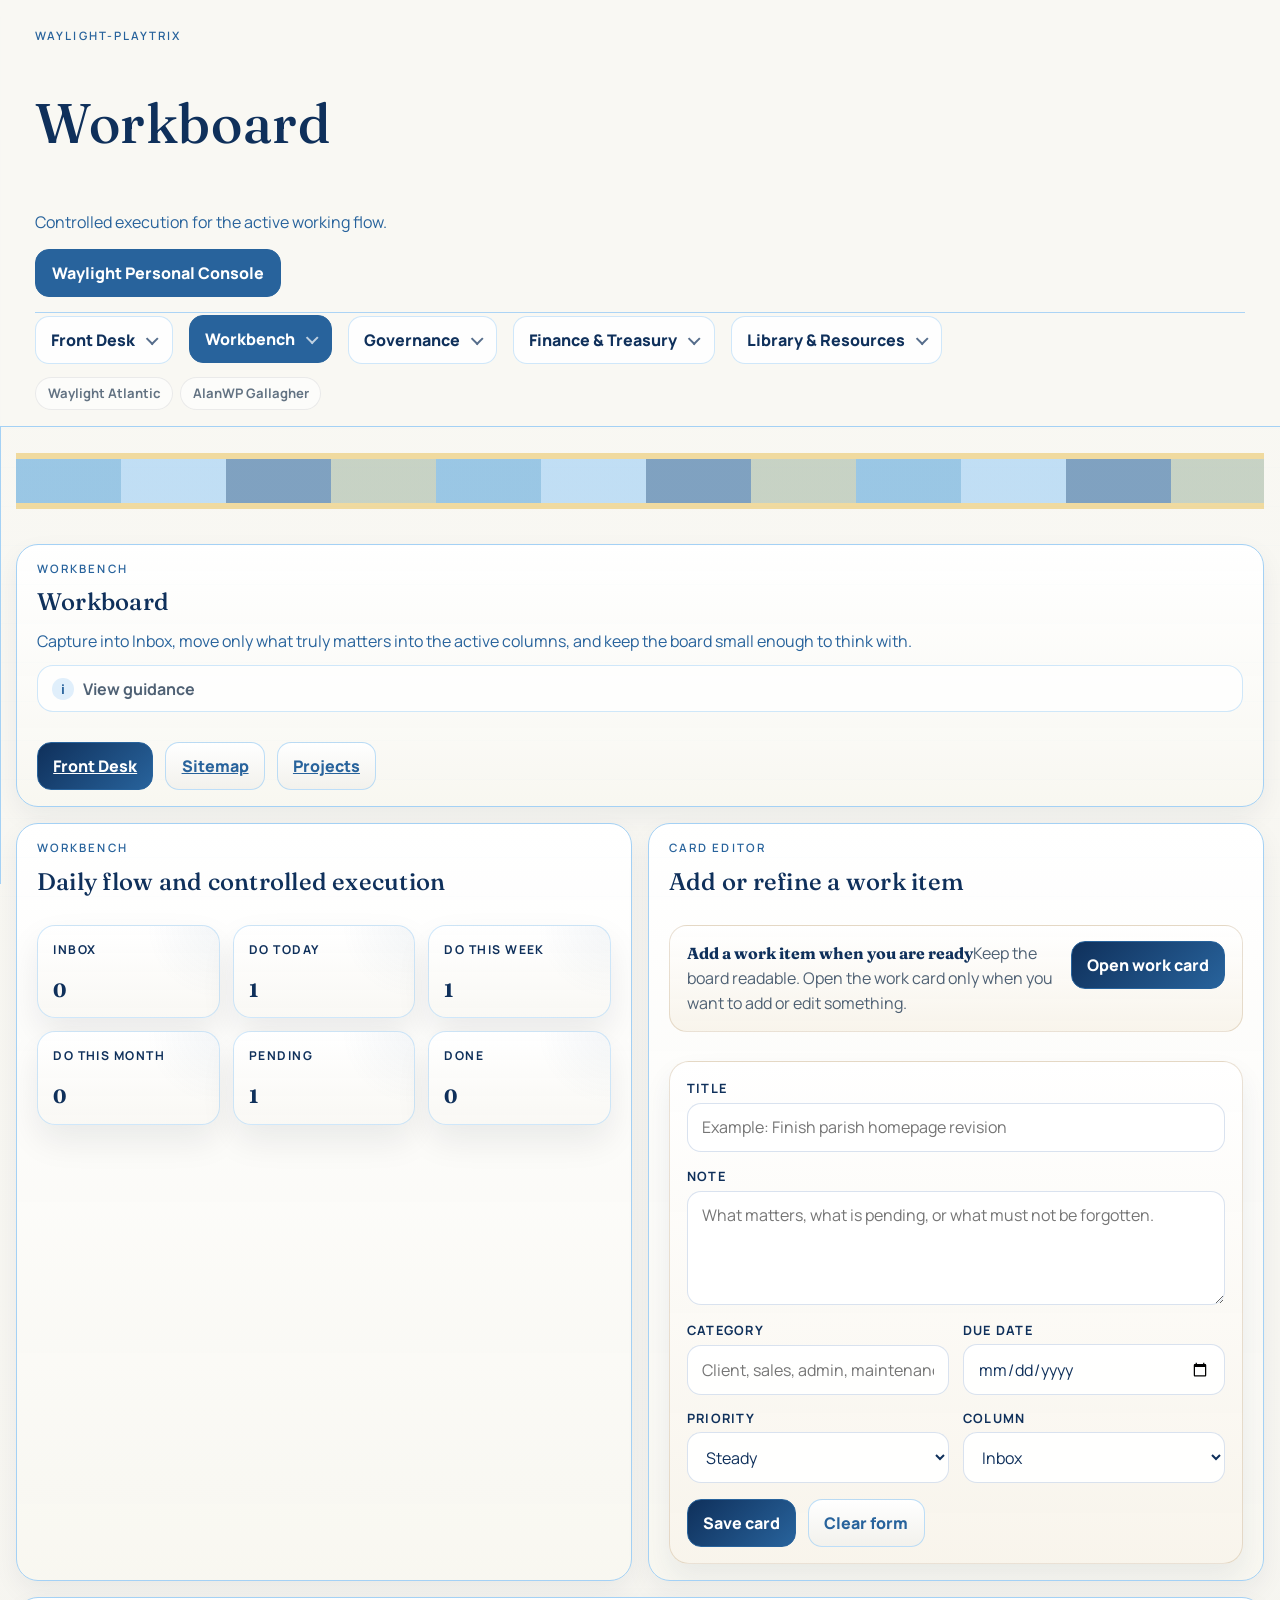
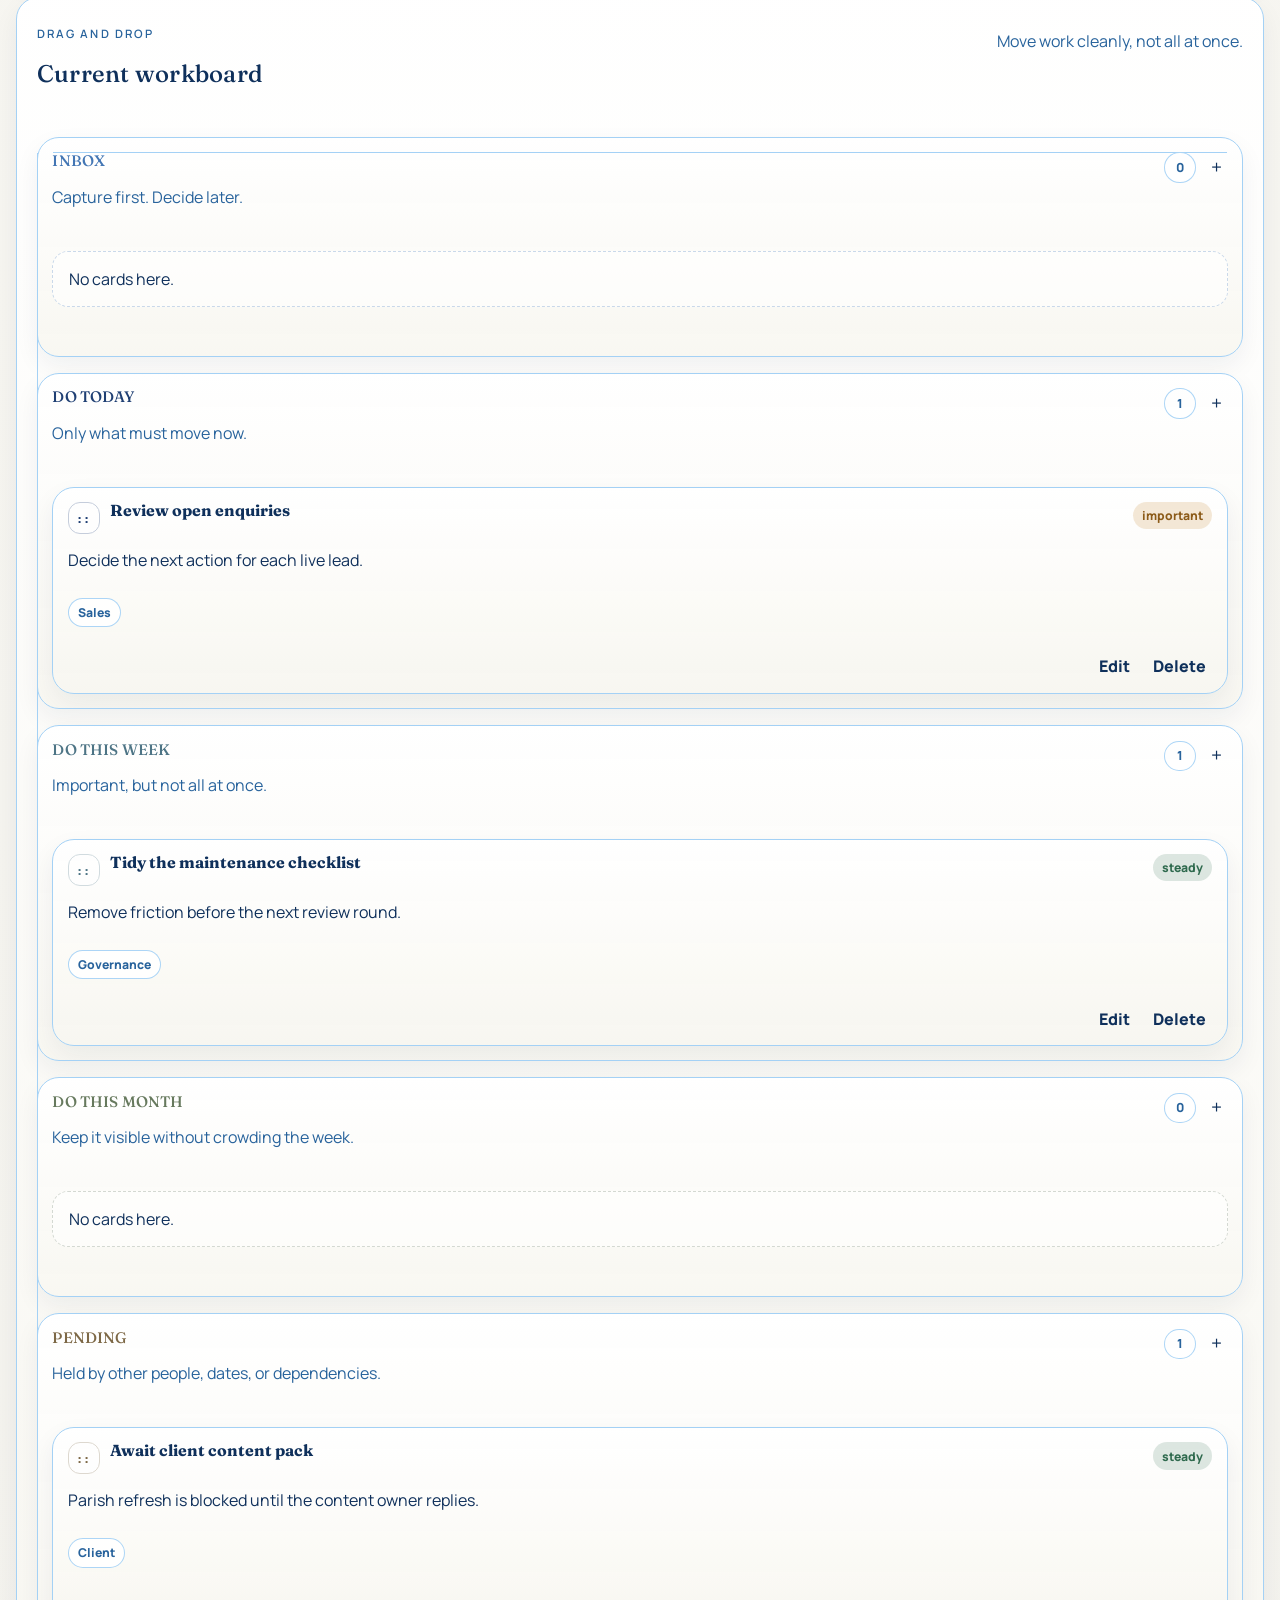
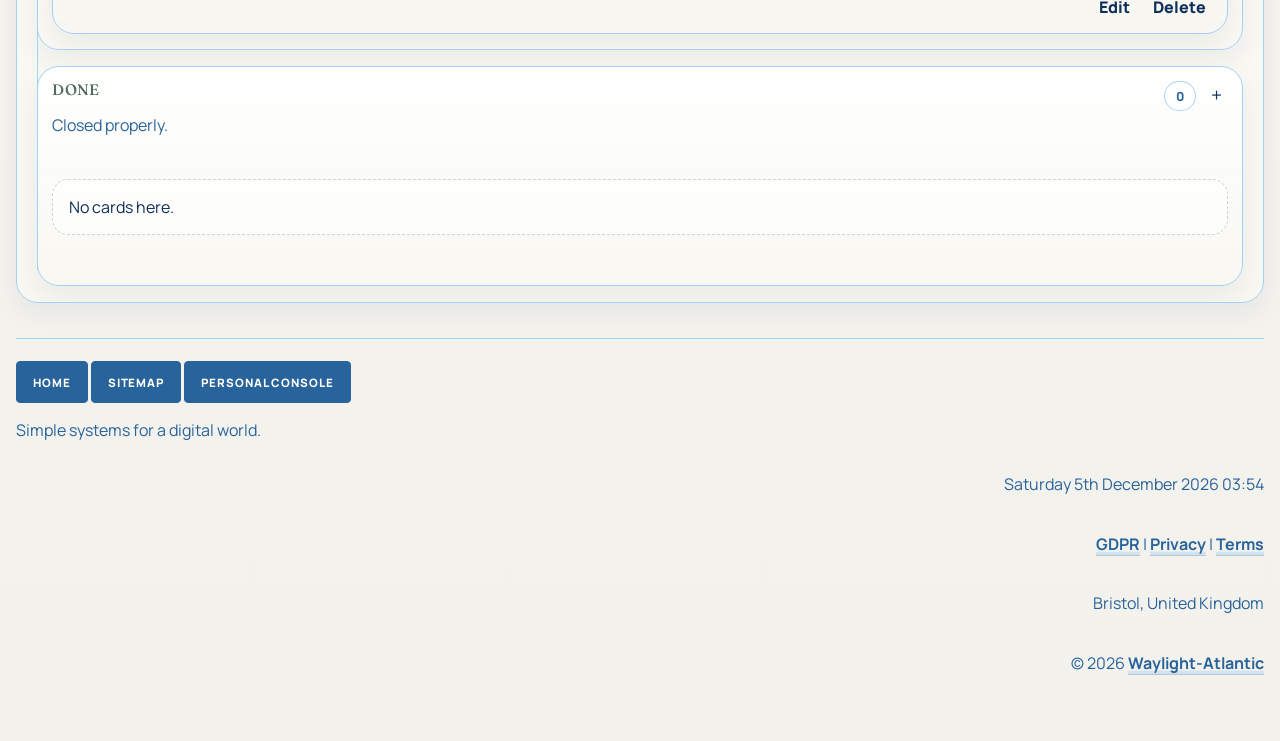
<file: playtrix-focus.html>
<!DOCTYPE html>
<html lang="en-GB">
<head>
  <meta charset="UTF-8" />
  <meta name="viewport" content="width=device-width, initial-scale=1.0" />
  <title>Waylight-Playtrix | Focus View</title>
  <link rel="icon" href="Assets/img/irish-cross.svg" type="image/svg+xml" />
  <link rel="stylesheet" href="Assets/css/playtrix-kanban.css" />
  <link rel="stylesheet" href="Assets/css/playtrix-filofax.css" />
  <style>
    body { margin: 0; min-height: 100vh; }
    main.wrap { padding: 1.4rem 0 3rem; }
    #focusRoot { display: grid; gap: 1rem; }
    .focus-stack,
    .focus-two,
    .focus-three,
    .focus-action-grid { display: grid; gap: 1rem; }
    .focus-two { grid-template-columns: repeat(2, minmax(0, 1fr)); }
    .focus-three { grid-template-columns: repeat(3, minmax(0, 1fr)); }
    .focus-stack > *,
    .focus-two > *,
    .focus-three > * { min-width: 0; }
    .focus-page-intro { margin-top: 0; }
    .focus-actions {
      display: flex;
      gap: 0.75rem;
      flex-wrap: wrap;
      margin-top: 1rem;
    }
    .focus-note-card {
      display: grid;
      gap: 0.75rem;
    }
    .focus-note-card h3,
    .focus-note-card h4,
    .workboard-shell h2,
    .workboard-shell h3 { margin: 0; }
    .focus-links-table td:last-child,
    .focus-links-table th:last-child { width: 100px; }
    .workboard-shell { display: grid; gap: 1rem; }
    .workboard-shell .planner-inline-form { margin-top: 0.9rem; }
    .workboard-board-card { min-height: 24rem; }
    .focus-chip-row {
      display: flex;
      gap: 0.65rem;
      flex-wrap: wrap;
      margin-top: 0.85rem;
    }
    .focus-chip {
      display: inline-flex;
      align-items: center;
      gap: 0.35rem;
      padding: 0.45rem 0.72rem;
      border-radius: 999px;
      border: 1px solid var(--wf-rule);
      background: rgba(255, 255, 255, 0.9);
      color: var(--wf-primary);
      font-size: 0.84rem;
      font-weight: 700;
    }
    @media (max-width: 980px) {
      .focus-two,
      .focus-three {
        grid-template-columns: 1fr;
      }
    }
  </style>
</head>
<body>
  <header class="topbar">
    <div class="wrap">
      <div class="brand shell-brand">
        <div class="brand-head">
          <p class="eyebrow">Waylight-Playtrix</p>
          <h1 id="focusPageTitle">Waylight Business Console</h1>
          <p class="sub" id="focusPageSub">Focused working view.</p>
        </div>
        <div class="toggle-stack">
          <a class="shell-toggle" href="personal-console.html">Waylight Personal Console</a>
        </div>
      </div>
      <nav data-shell-nav aria-label="Waylight-Playtrix sections"></nav>
      <div class="utility-links" aria-label="Public properties">
        <a class="utility-link" href="https://www.waylight-atlantic.co.uk" target="_blank" rel="noopener">Waylight Atlantic</a>
        <a class="utility-link" href="https://www.alanwpgallagher.info" target="_blank" rel="noopener">AlanWP Gallagher</a>
      </div>
    </div>
  </header>

  <main class="wrap">
    <div id="focusRoot"></div>

    <footer class="site-footer">
      <div class="footer-inner">
        <nav class="footer-nav" aria-label="Footer links">
          <a href="index.html" class="footer-btn">Home</a>
          <a href="sitemap.html" class="footer-btn">Sitemap</a>
          <a href="personal-console.html" class="footer-btn">Personal Console</a>
        </nav>
        <p class="footer-tagline">Simple systems for a digital world.</p>
        <div class="waylight-legal-block" data-waylight-legal>
          <p class="footer-meta"><span data-datetime>Loading date and time...</span></p>
          <p class="waylight-legal-links"><a href="gdpr.html">GDPR</a> | <a href="privacy.html">Privacy</a> | <a href="terms.html">Terms</a></p>
          <p class="waylight-legal-location">Bristol, United Kingdom</p>
          <p class="waylight-legal-copyright">&#169; 2026 <a href="https://www.waylight-atlantic.co.uk" target="_blank" rel="noopener">Waylight-Atlantic</a></p>
        </div>
      </div>
    </footer>
  </main>

  <script src="Assets/js/playtrix-storage.js"></script>
  <script src="Assets/js/playtrix-governance.js"></script>
  <script src="Assets/js/playtrix-common.js"></script>
  <script src="Assets/js/playtrix-focus-bootstrap.js"></script>
  <script src="Assets/js/playtrix-shell.js"></script>
  <script src="Assets/js/playtrix-kanban.js"></script>
  <script src="Assets/js/playtrix-organiser.js"></script>
</body>
</html>
</file>
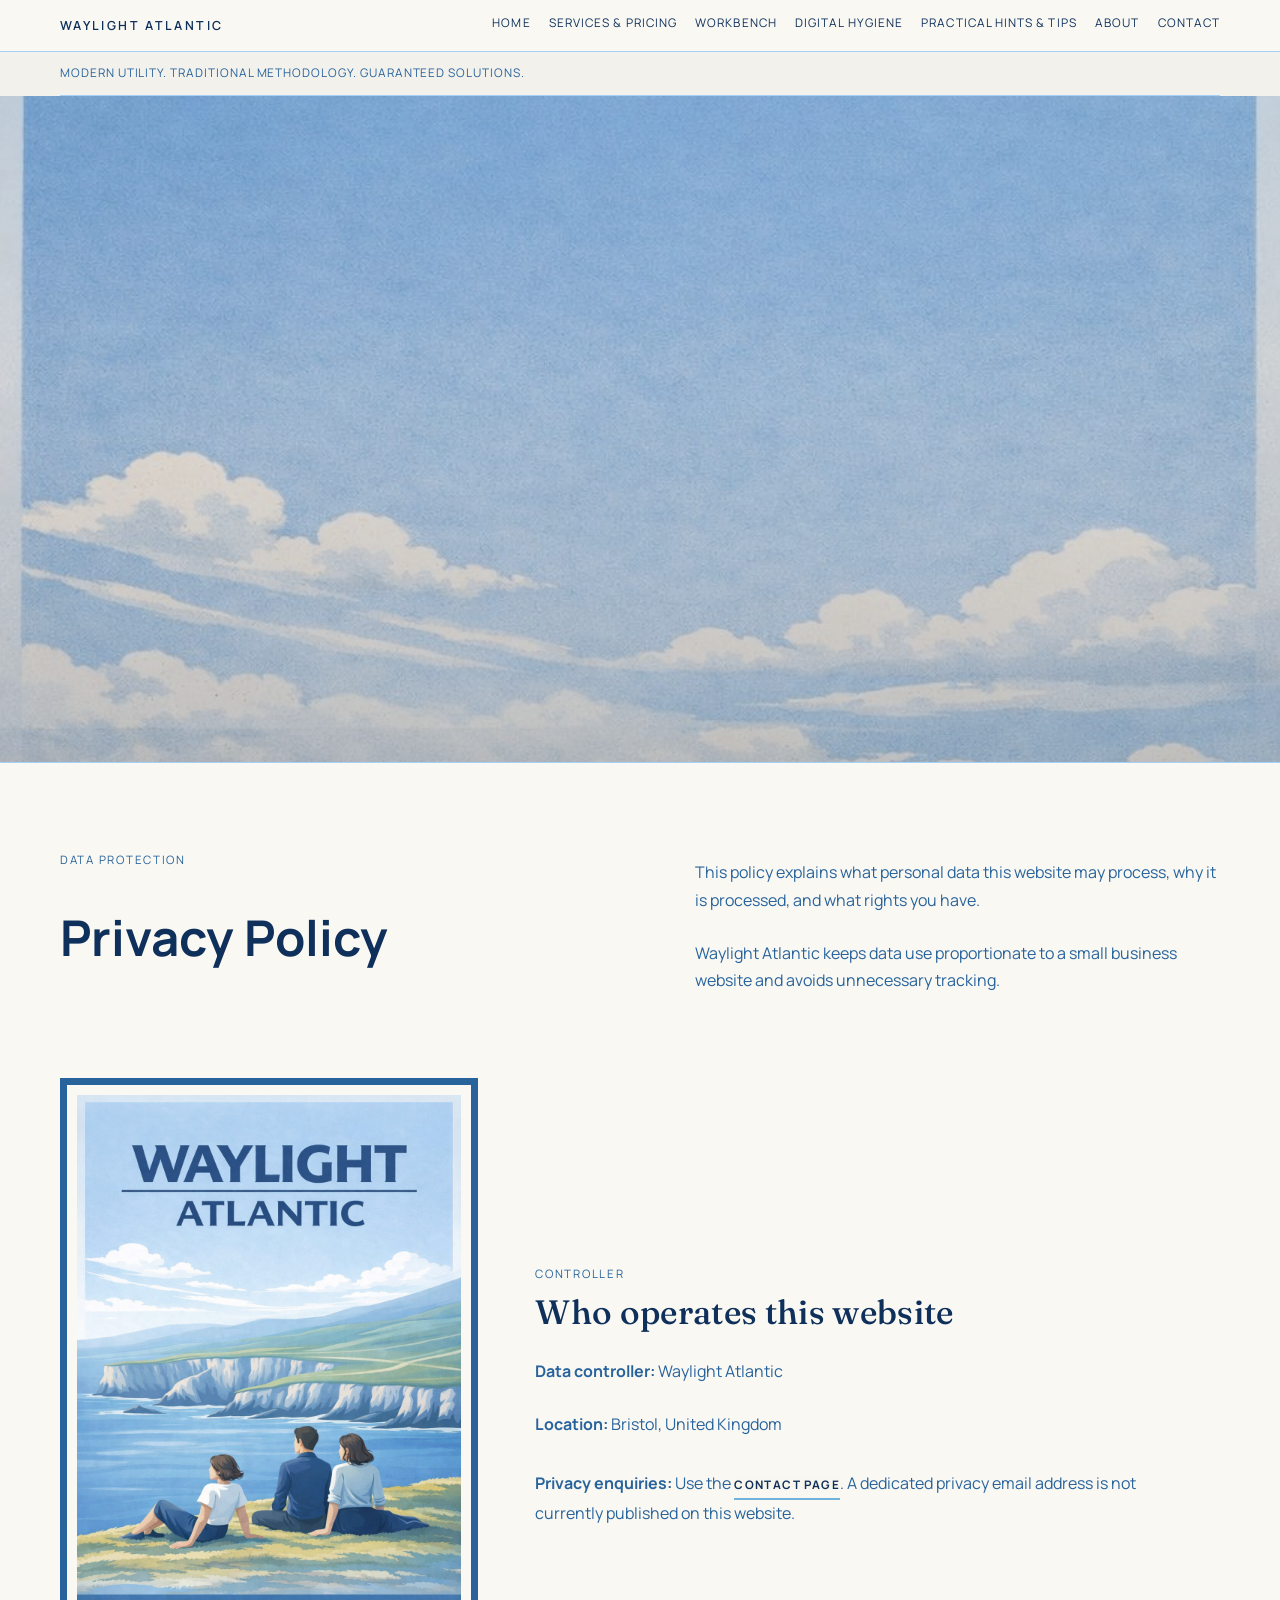
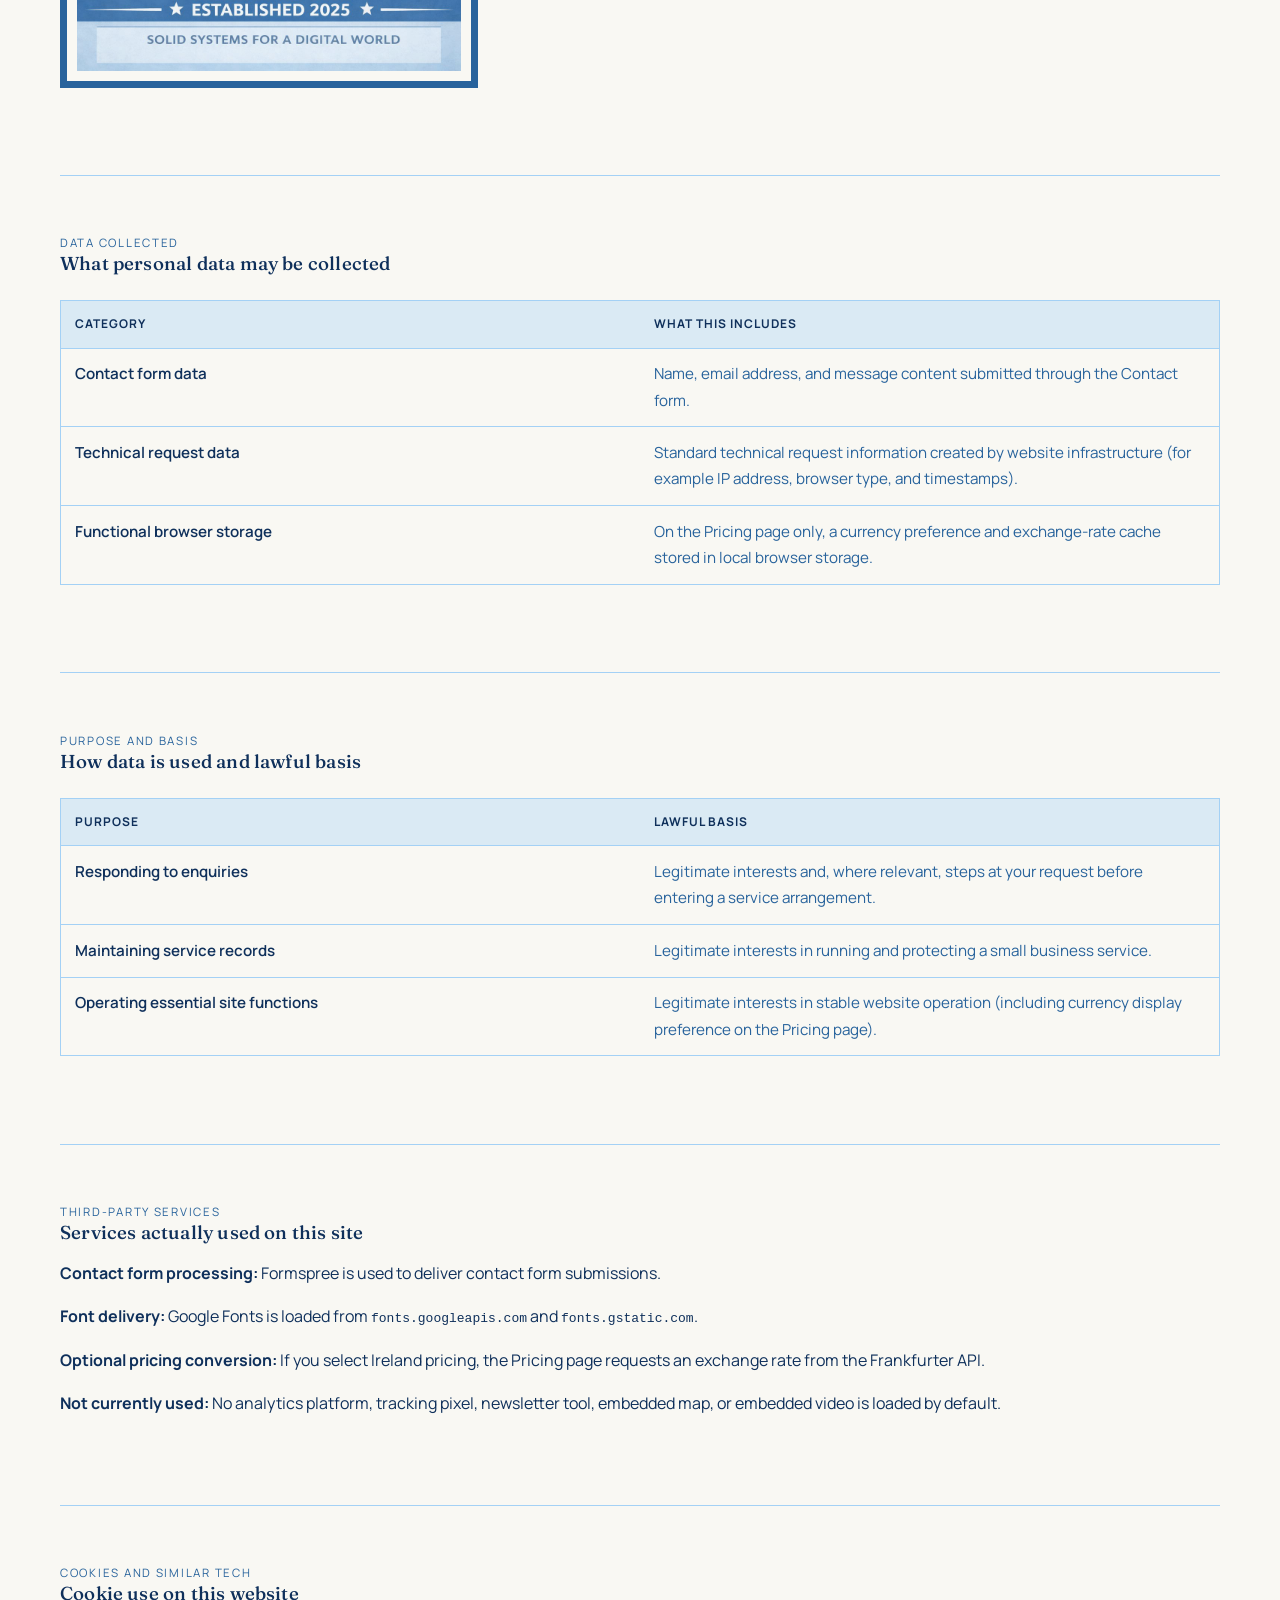
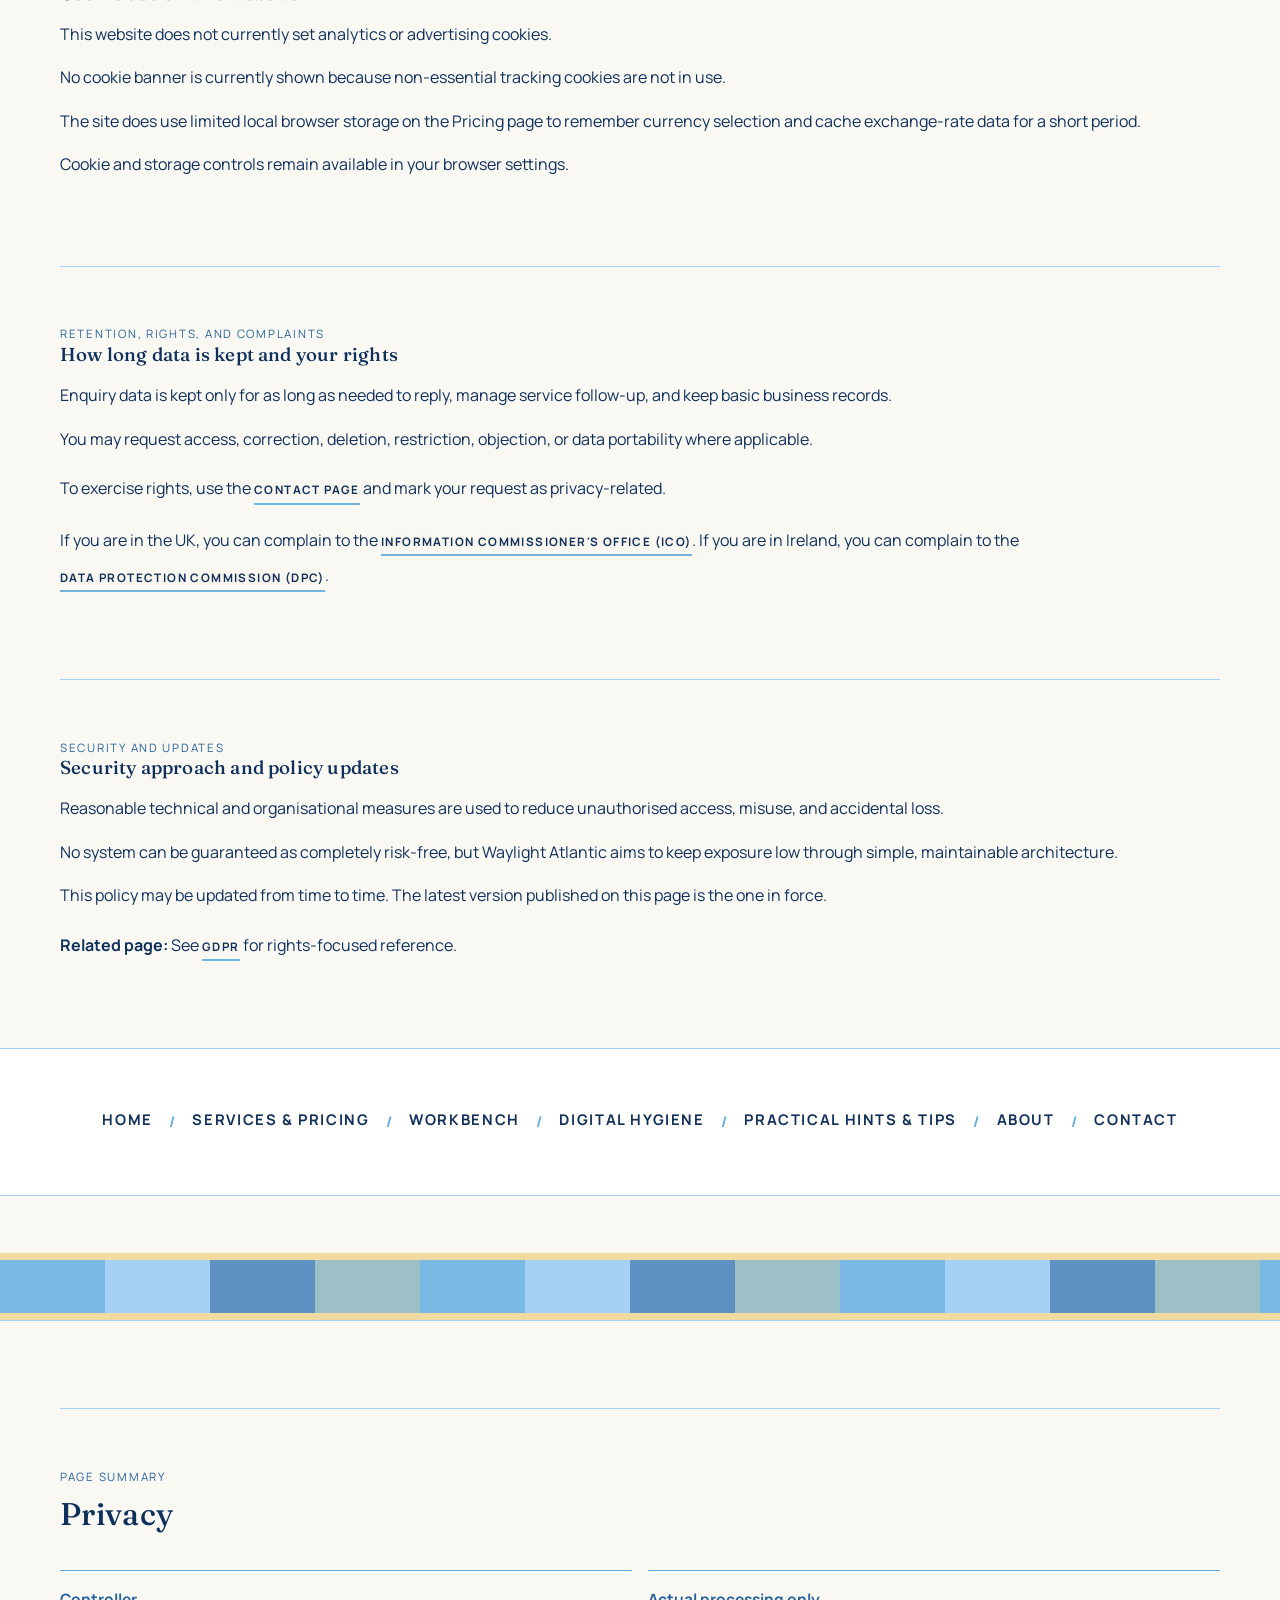
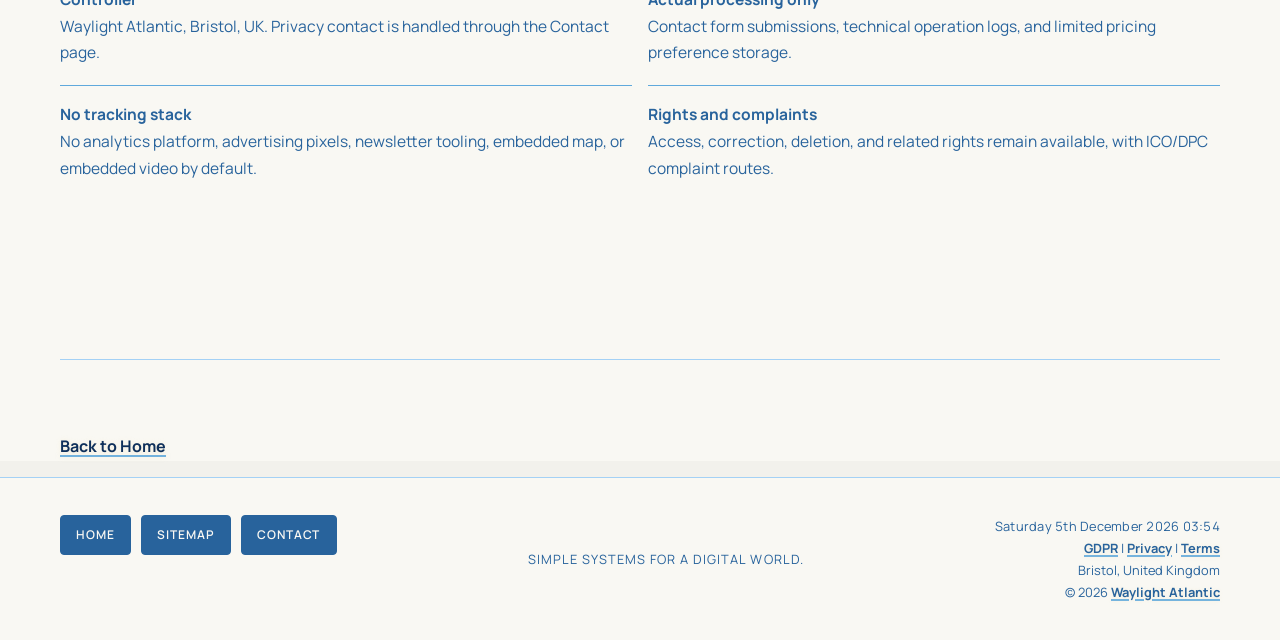
<file: privacy.html>
<!doctype html>
<html lang='en-GB'>
<head>
  <meta charset='utf-8' />
  <meta name='viewport' content='width=device-width, initial-scale=1' />
  <title>Privacy Policy | Waylight Atlantic</title>
  <meta name='description' content='Privacy policy for Waylight Atlantic covering enquiries, data handling, retention, and user rights.' />
  <!-- SEO META START -->
  <link rel='canonical' href='https://www.waylight-atlantic.co.uk/privacy.html' />
  <meta name='robots' content='index,follow,max-image-preview:large' />
  <meta property='og:locale' content='en_GB' />
  <meta property='og:type' content='article' />
  <meta property='og:title' content='Privacy Policy | Waylight Atlantic' />
  <meta property='og:description' content='Privacy policy for Waylight Atlantic covering enquiries, data handling, retention, and user rights.' />
  <meta property='og:url' content='https://www.waylight-atlantic.co.uk/privacy.html' />
  <meta property='og:site_name' content='Waylight Atlantic' />
  <meta property='og:image' content='https://www.waylight-atlantic.co.uk/Assets/images/WaylightSeaside.jpg' />
  <meta property='og:image:alt' content='Waylight Atlantic' />
  <meta name='twitter:card' content='summary_large_image' />
  <meta name='twitter:title' content='Privacy Policy | Waylight Atlantic' />
  <meta name='twitter:description' content='Privacy policy for Waylight Atlantic covering enquiries, data handling, retention, and user rights.' />
  <meta name='twitter:image' content='https://www.waylight-atlantic.co.uk/Assets/images/WaylightSeaside.jpg' />
  <!-- SEO META END -->
  <link rel='icon' href='Assets/img/irish-cross.svg' type='image/svg+xml' />
  <link rel='preconnect' href='https://fonts.googleapis.com' />
  <link rel='preconnect' href='https://fonts.gstatic.com' crossorigin />
  <link href='https://fonts.googleapis.com/css2?family=Fraunces:opsz,wght@9..144,400;9..144,500;9..144,600&family=Manrope:wght@400;500;600&display=swap' rel='stylesheet' />
  <link rel='stylesheet' href='Assets/css/editorial-shell.css?v=20260304-1745' />
  <script defer src='Assets/js/editorial-shell.js?v=20260304-1745'></script>
</head>
<body>
  <a class='skip-link' href='#main'>Skip to main content</a>
  <div class='scroll-progress' aria-hidden='true'><span data-scroll-progress></span></div>

  <header class='site-header' id='top'>
    <div class='site-width header-inner'>
      <p class='wordmark'><a href='https://www.waylight-atlantic.co.uk/'>Waylight Atlantic</a></p>
      <nav class='site-nav' aria-label='Primary'>
        <a href='https://www.waylight-atlantic.co.uk/'>Home</a>
        <a href='https://www.waylight-atlantic.co.uk/pricing.html'>Services &amp; Pricing</a>
        <a href='https://www.waylight-atlantic.co.uk/workbench.html'>Workbench</a>
        <a href='https://www.waylight-atlantic.co.uk/digital-hygiene.html'>Digital Hygiene</a>
        <a href='https://www.waylight-atlantic.co.uk/practical-tips.html'>Practical Hints &amp; Tips</a>
        <a href='https://www.waylight-atlantic.co.uk/about.html'>About</a>
        <a href='https://www.waylight-atlantic.co.uk/contact.html'>Contact</a>
      </nav>
    </div>
  </header>

  <div class='site-width hero-bridge' aria-hidden='true'>
    <p>Modern utility. Traditional methodology. Guaranteed Solutions.</p>
  </div>

  <figure class='hero-band'>
    <img src='Assets/images/file_0000000017947243888d86bc606cb19e.jpg' alt='Wide sandy beach beneath distant mountains' width='1024' height='1536' loading='eager' fetchpriority='high' decoding='async' />
  </figure>

  <main id='main'>
    <section class='site-width page-intro' data-reveal>
      <div class='page-intro-grid'>
        <div>
          <p class='kicker'>Data Protection</p>
          <h1 class='page-title'>Privacy Policy</h1>
        </div>
        <div>
          <p>This policy explains what personal data this website may process, why it is processed, and what rights you have.</p>
          <p>Waylight Atlantic keeps data use proportionate to a small business website and avoids unnecessary tracking.</p>
        </div>
      </div>
    </section>

    <section class='site-width intro-rhythm' data-reveal>
      <figure class='inset-frame inset-frame--poster'>
        <img src='Assets/images/WaylightSeaside.jpg' alt='Waylight Atlantic poster artwork' width='1024' height='1536' loading='lazy' fetchpriority='low' decoding='async' />
      </figure>
      <div class='intro-copy'>
        <p class='kicker'>Controller</p>
        <h3>Who operates this website</h3>
        <p><strong>Data controller:</strong> Waylight Atlantic</p>
        <p><strong>Location:</strong> Bristol, United Kingdom</p>
        <p><strong>Privacy enquiries:</strong> Use the <a href='https://www.waylight-atlantic.co.uk/contact.html' class='section-link'>Contact page</a>. A dedicated privacy email address is not currently published on this website.</p>
      </div>
    </section>

    <section class='site-width timeline-teaser' data-reveal>
      <p class='kicker'>Data Collected</p>
      <h3>What personal data may be collected</h3>
      <div class='pricing-table-wrap'>
        <table class='pricing-table pricing-faq-table' aria-label='Personal data categories used by Waylight Atlantic website'>
          <thead>
            <tr>
              <th scope='col'>Category</th>
              <th scope='col'>What this includes</th>
            </tr>
          </thead>
          <tbody>
            <tr>
              <th scope='row'>Contact form data</th>
              <td>Name, email address, and message content submitted through the Contact form.</td>
            </tr>
            <tr>
              <th scope='row'>Technical request data</th>
              <td>Standard technical request information created by website infrastructure (for example IP address, browser type, and timestamps).</td>
            </tr>
            <tr>
              <th scope='row'>Functional browser storage</th>
              <td>On the Pricing page only, a currency preference and exchange-rate cache stored in local browser storage.</td>
            </tr>
          </tbody>
        </table>
      </div>
    </section>

    <section class='site-width timeline-teaser' data-reveal>
      <p class='kicker'>Purpose and Basis</p>
      <h3>How data is used and lawful basis</h3>
      <div class='pricing-table-wrap'>
        <table class='pricing-table pricing-faq-table' aria-label='Lawful basis for processing'>
          <thead>
            <tr>
              <th scope='col'>Purpose</th>
              <th scope='col'>Lawful basis</th>
            </tr>
          </thead>
          <tbody>
            <tr>
              <th scope='row'>Responding to enquiries</th>
              <td>Legitimate interests and, where relevant, steps at your request before entering a service arrangement.</td>
            </tr>
            <tr>
              <th scope='row'>Maintaining service records</th>
              <td>Legitimate interests in running and protecting a small business service.</td>
            </tr>
            <tr>
              <th scope='row'>Operating essential site functions</th>
              <td>Legitimate interests in stable website operation (including currency display preference on the Pricing page).</td>
            </tr>
          </tbody>
        </table>
      </div>
    </section>

    <section class='site-width timeline-teaser' data-reveal>
      <p class='kicker'>Third-Party Services</p>
      <h3>Services actually used on this site</h3>
      <p><strong>Contact form processing:</strong> Formspree is used to deliver contact form submissions.</p>
      <p><strong>Font delivery:</strong> Google Fonts is loaded from <code>fonts.googleapis.com</code> and <code>fonts.gstatic.com</code>.</p>
      <p><strong>Optional pricing conversion:</strong> If you select Ireland pricing, the Pricing page requests an exchange rate from the Frankfurter API.</p>
      <p><strong>Not currently used:</strong> No analytics platform, tracking pixel, newsletter tool, embedded map, or embedded video is loaded by default.</p>
    </section>

    <section class='site-width timeline-teaser' data-reveal>
      <p class='kicker'>Cookies and Similar Tech</p>
      <h3>Cookie use on this website</h3>
      <p>This website does not currently set analytics or advertising cookies.</p>
      <p>No cookie banner is currently shown because non-essential tracking cookies are not in use.</p>
      <p>The site does use limited local browser storage on the Pricing page to remember currency selection and cache exchange-rate data for a short period.</p>
      <p>Cookie and storage controls remain available in your browser settings.</p>
    </section>

    <section class='site-width timeline-teaser' data-reveal>
      <p class='kicker'>Retention, Rights, and Complaints</p>
      <h3>How long data is kept and your rights</h3>
      <p>Enquiry data is kept only for as long as needed to reply, manage service follow-up, and keep basic business records.</p>
      <p>You may request access, correction, deletion, restriction, objection, or data portability where applicable.</p>
      <p>To exercise rights, use the <a class='section-link' href='https://www.waylight-atlantic.co.uk/contact.html'>Contact page</a> and mark your request as privacy-related.</p>
      <p>If you are in the UK, you can complain to the <a class='section-link' href='https://ico.org.uk/' rel='noopener noreferrer'>Information Commissioner's Office (ICO)</a>. If you are in Ireland, you can complain to the <a class='section-link' href='https://www.dataprotection.ie/' rel='noopener noreferrer'>Data Protection Commission (DPC)</a>.</p>
    </section>

    <section class='site-width timeline-teaser' data-reveal>
      <p class='kicker'>Security and Updates</p>
      <h3>Security approach and policy updates</h3>
      <p>Reasonable technical and organisational measures are used to reduce unauthorised access, misuse, and accidental loss.</p>
      <p>No system can be guaranteed as completely risk-free, but Waylight Atlantic aims to keep exposure low through simple, maintainable architecture.</p>
      <p>This policy may be updated from time to time. The latest version published on this page is the one in force.</p>
      <p><strong>Related page:</strong> See <a class='section-link' href='gdpr.html'>GDPR</a> for rights-focused reference.</p>
    </section>

    <section class='home-quicklinks' data-reveal aria-label='Quick links'>
      <div class='site-width'>
        <nav class='home-quicklinks-nav'>
          <a href='https://www.waylight-atlantic.co.uk/'>Home</a>
          <span aria-hidden='true'>/</span>
          <a href='https://www.waylight-atlantic.co.uk/pricing.html'>Services &amp; Pricing</a>
          <span aria-hidden='true'>/</span>
          <a href='https://www.waylight-atlantic.co.uk/workbench.html'>Workbench</a>
          <span aria-hidden='true'>/</span>
          <a href='https://www.waylight-atlantic.co.uk/digital-hygiene.html'>Digital Hygiene</a>
          <span aria-hidden='true'>/</span>
          <a href='https://www.waylight-atlantic.co.uk/practical-tips.html'>Practical Hints &amp; Tips</a>
          <span aria-hidden='true'>/</span>
          <a href='https://www.waylight-atlantic.co.uk/about.html'>About</a>
          <span aria-hidden='true'>/</span>
          <a href='https://www.waylight-atlantic.co.uk/contact.html'>Contact</a>
        </nav>
      </div>
    </section>

    <figure class='hero-band hero-band--full hero-band--stripes home-stripes-break' aria-hidden='true'></figure>

    <section class='site-width highlights' data-reveal>
      <p class='kicker'>Page Summary</p>
      <h3>Privacy</h3>
      <div class='highlight-grid' role='list'>
        <blockquote class='highlight' role='listitem'><strong>Controller</strong><br />Waylight Atlantic, Bristol, UK. Privacy contact is handled through the Contact page.</blockquote>
        <blockquote class='highlight' role='listitem'><strong>Actual processing only</strong><br />Contact form submissions, technical operation logs, and limited pricing preference storage.</blockquote>
        <blockquote class='highlight' role='listitem'><strong>No tracking stack</strong><br />No analytics platform, advertising pixels, newsletter tooling, embedded map, or embedded video by default.</blockquote>
        <blockquote class='highlight' role='listitem'><strong>Rights and complaints</strong><br />Access, correction, deletion, and related rights remain available, with ICO/DPC complaint routes.</blockquote>
      </div>
    </section>

    <section class='site-width timeline-teaser' data-reveal>
      <p><a href='https://www.waylight-atlantic.co.uk/' class='home-contact-link'>Back to Home</a></p>
    </section>
  </main>

  <footer class='site-footer'>
    <div class='site-width footer-inner'>
      <nav class='footer-nav' aria-label='Footer links'>
        <a href='https://www.waylight-atlantic.co.uk/' class='footer-btn'>Home</a>
        <a href='https://www.waylight-atlantic.co.uk/sitemap.html' class='footer-btn'>Sitemap</a>
        <a href='https://www.waylight-atlantic.co.uk/contact.html' class='footer-btn'>Contact</a>
      </nav>
            <p class='footer-tagline'>Simple systems for a digital world.</p>

      <div class="waylight-legal-block" data-waylight-legal>
        <p class="footer-meta"><span data-datetime>Loading date and time...</span></p>
        <p class="waylight-legal-links"><a href="gdpr.html">GDPR</a> | <a href="privacy.html">Privacy</a> | <a href="terms.html">Terms</a></p>
        <p class="waylight-legal-location">Bristol, United Kingdom</p>
        <p class="waylight-legal-copyright">&#169; 2026 <a href="https://www.waylight-atlantic.co.uk/" rel="noopener">Waylight Atlantic</a></p>
      </div>
    </div>
  </footer>
</body>
</html>
</file>
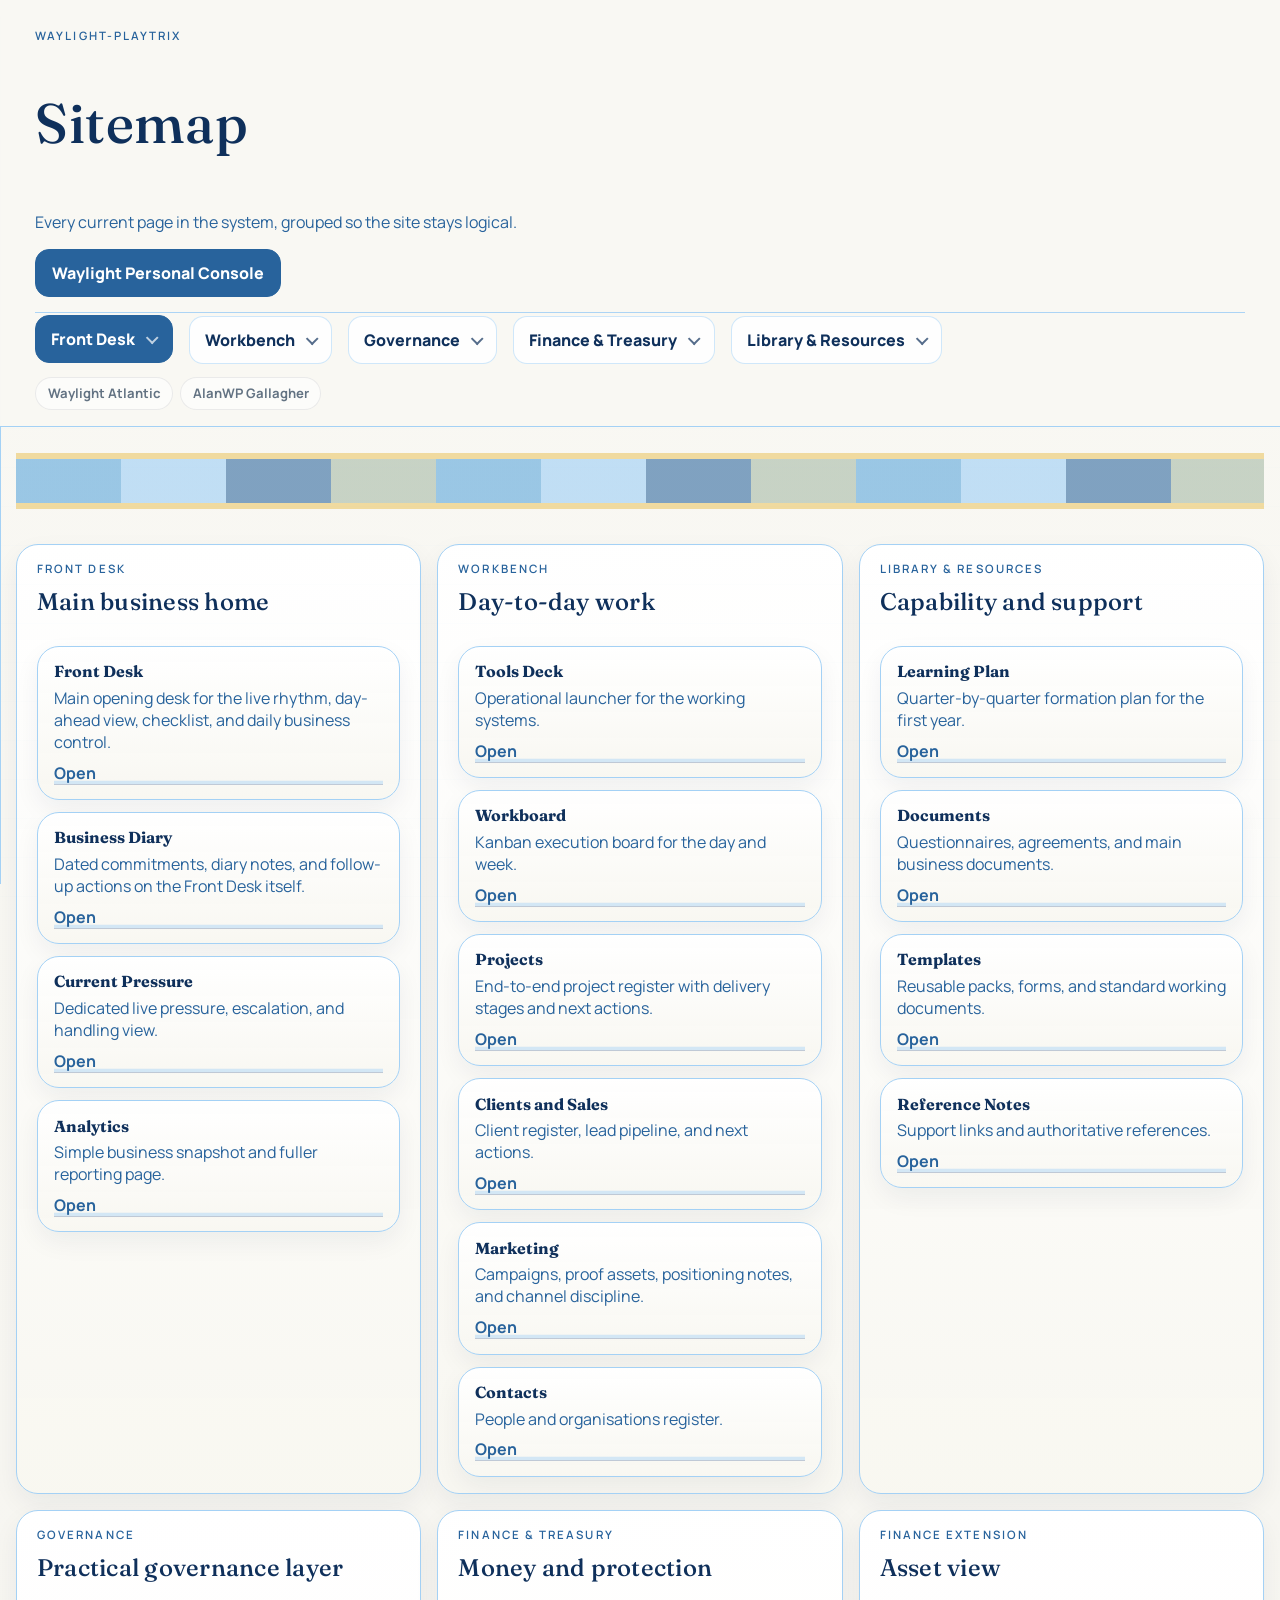
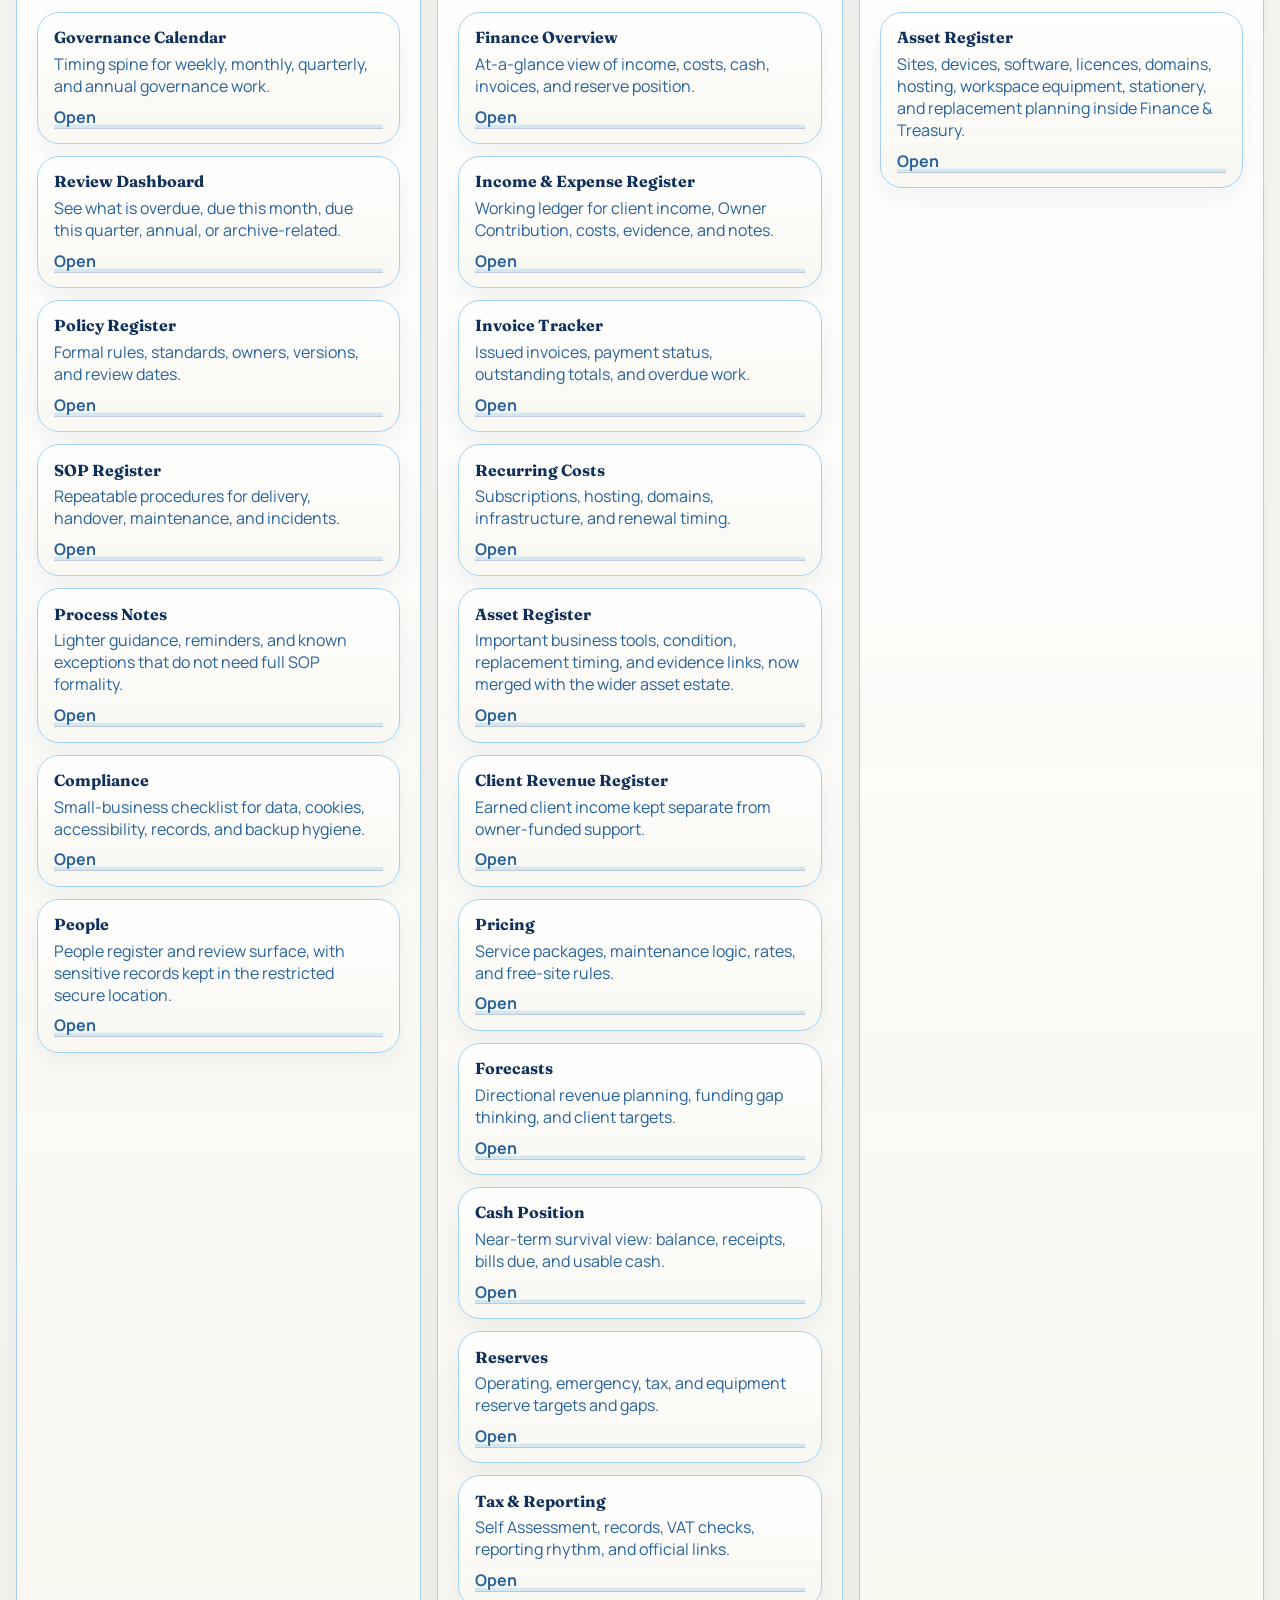
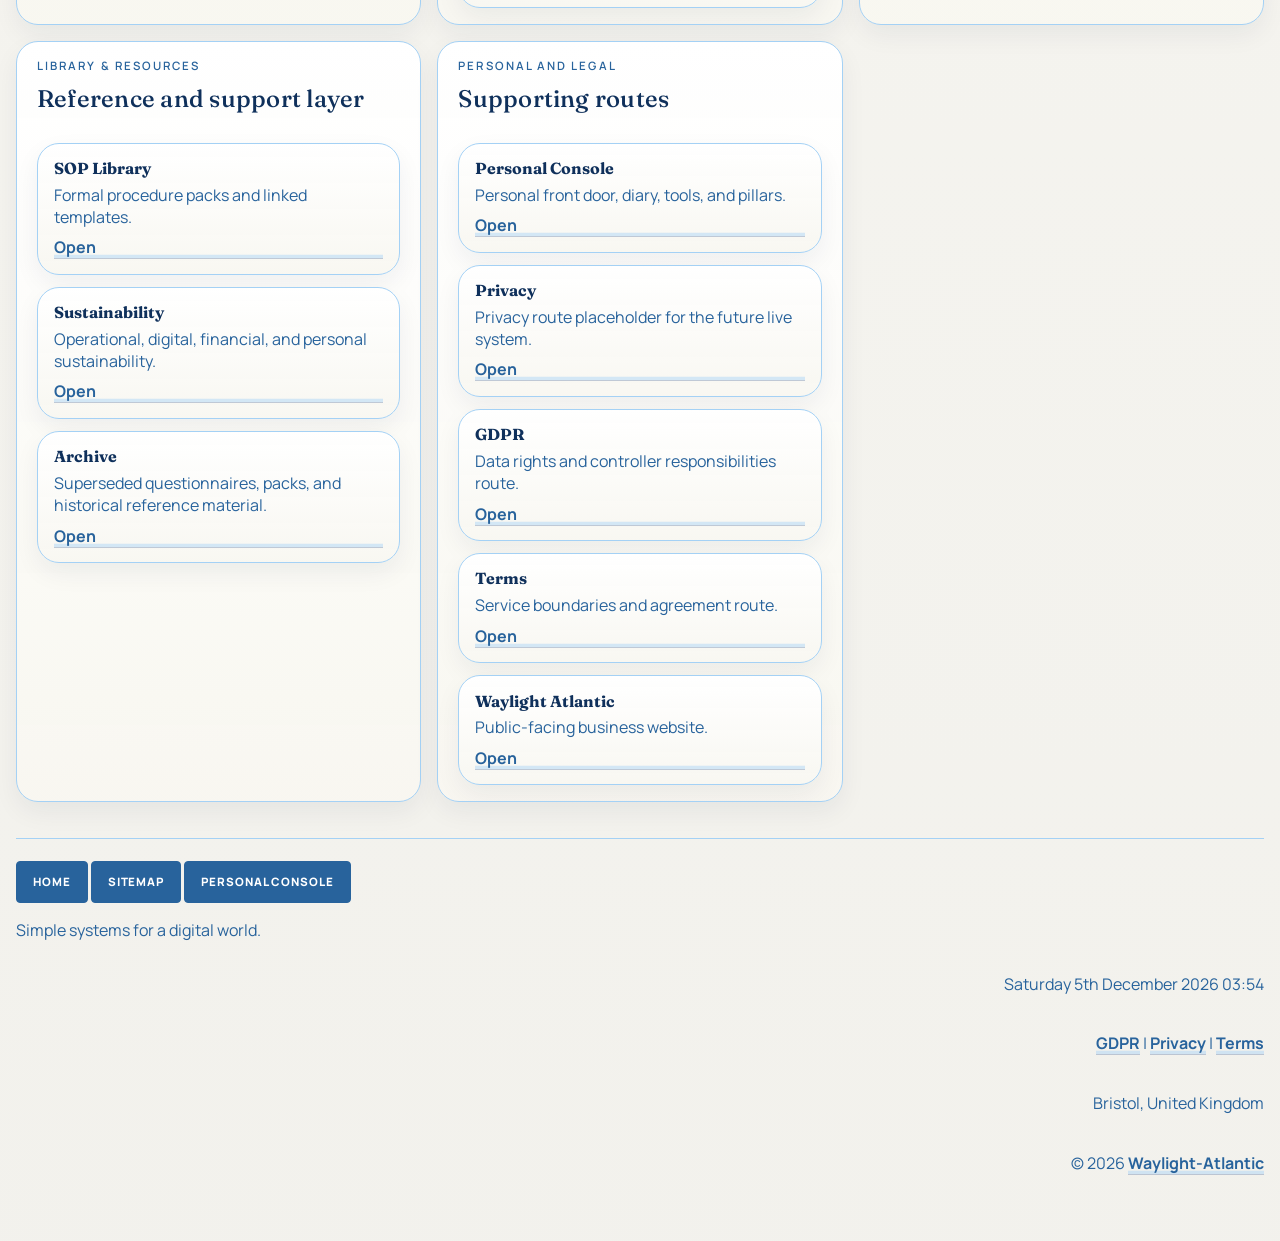
<file: sitemap.html>
<!DOCTYPE html>
<html lang="en-GB">
<head>
  <meta charset="UTF-8" />
  <meta name="viewport" content="width=device-width, initial-scale=1.0" />
  <title>Waylight-Playtrix | Sitemap</title>
  <link rel="icon" href="Assets/img/irish-cross.svg" type="image/svg+xml" />
  <link rel="stylesheet" href="Assets/css/playtrix-filofax.css" />
  <style>
    body { margin: 0; min-height: 100vh; }
    main.wrap { padding: 1.4rem 0 3rem; }
    .sitemap-grid { display: grid; gap: 1rem; grid-template-columns: repeat(3, minmax(0, 1fr)); }
    @media (max-width: 980px) { .sitemap-grid { grid-template-columns: 1fr; } }
  </style>
</head>
<body>
  <header class="topbar">
    <div class="wrap">
      <div class="brand shell-brand">
        <div class="brand-head">
          <p class="eyebrow">Waylight-Playtrix</p>
          <h1>Sitemap</h1>
          <p class="sub">Every current page in the system, grouped so the site stays logical.</p>
        </div>
        <div class="toggle-stack">
          <a class="shell-toggle" href="personal-console.html">Waylight Personal Console</a>
        </div>
      </div>
      <nav data-shell-nav data-shell-page="sitemap" aria-label="Waylight-Playtrix sections"></nav>
      <div class="utility-links" aria-label="Public properties">
        <a class="utility-link" href="https://www.waylight-atlantic.co.uk" target="_blank" rel="noopener">Waylight Atlantic</a>
        <a class="utility-link" href="https://www.alanwpgallagher.info" target="_blank" rel="noopener">AlanWP Gallagher</a>
      </div>
    </div>
  </header>

  <main class="wrap">
    <div class="sitemap-grid">
      <article class="card">
        <p class="eyebrow">Front Desk</p>
        <h2>Main business home</h2>
        <div class="route-list">
          <div class="route-item"><div class="route-item-main"><strong>Front Desk</strong><span>Main opening desk for the live rhythm, day-ahead view, checklist, and daily business control.</span><a href="playtrix-console.html#overview">Open</a></div></div>
          <div class="route-item"><div class="route-item-main"><strong>Business Diary</strong><span>Dated commitments, diary notes, and follow-up actions on the Front Desk itself.</span><a href="playtrix-console.html#diary">Open</a></div></div>
          <div class="route-item"><div class="route-item-main"><strong>Current Pressure</strong><span>Dedicated live pressure, escalation, and handling view.</span><a href="playtrix-focus.html?topic=current-pressure">Open</a></div></div>
          <div class="route-item"><div class="route-item-main"><strong>Analytics</strong><span>Simple business snapshot and fuller reporting page.</span><a href="analytics.html">Open</a></div></div>
        </div>
      </article>
      <article class="card">
        <p class="eyebrow">Workbench</p>
        <h2>Day-to-day work</h2>
        <div class="route-list">
          <div class="route-item"><div class="route-item-main"><strong>Tools Deck</strong><span>Operational launcher for the working systems.</span><a href="tools.html">Open</a></div></div>
          <div class="route-item"><div class="route-item-main"><strong>Workboard</strong><span>Kanban execution board for the day and week.</span><a href="playtrix-focus.html?topic=workboard">Open</a></div></div>
          <div class="route-item"><div class="route-item-main"><strong>Projects</strong><span>End-to-end project register with delivery stages and next actions.</span><a href="playtrix-focus.html?topic=projects">Open</a></div></div>
          <div class="route-item"><div class="route-item-main"><strong>Clients and Sales</strong><span>Client register, lead pipeline, and next actions.</span><a href="playtrix-focus.html?topic=sales">Open</a></div></div>
          <div class="route-item"><div class="route-item-main"><strong>Marketing</strong><span>Campaigns, proof assets, positioning notes, and channel discipline.</span><a href="playtrix-focus.html?topic=marketing">Open</a></div></div>
          <div class="route-item"><div class="route-item-main"><strong>Contacts</strong><span>People and organisations register.</span><a href="contacts.html">Open</a></div></div>
        </div>
      </article>
      <article class="card">
        <p class="eyebrow">Library &amp; Resources</p>
        <h2>Capability and support</h2>
        <div class="route-list">
          <div class="route-item"><div class="route-item-main"><strong>Learning Plan</strong><span>Quarter-by-quarter formation plan for the first year.</span><a href="playtrix-focus.html?topic=learning-plan">Open</a></div></div>
          <div class="route-item"><div class="route-item-main"><strong>Documents</strong><span>Questionnaires, agreements, and main business documents.</span><a href="playtrix-focus.html?topic=documents">Open</a></div></div>
          <div class="route-item"><div class="route-item-main"><strong>Templates</strong><span>Reusable packs, forms, and standard working documents.</span><a href="playtrix-focus.html?topic=templates">Open</a></div></div>
          <div class="route-item"><div class="route-item-main"><strong>Reference Notes</strong><span>Support links and authoritative references.</span><a href="playtrix-focus.html?topic=reference-notes">Open</a></div></div>
        </div>
      </article>
      <article class="card">
        <p class="eyebrow">Governance</p>
        <h2>Practical governance layer</h2>
        <div class="route-list">
          <div class="route-item"><div class="route-item-main"><strong>Governance Calendar</strong><span>Timing spine for weekly, monthly, quarterly, and annual governance work.</span><a href="playtrix-focus.html?topic=governance-calendar">Open</a></div></div>
          <div class="route-item"><div class="route-item-main"><strong>Review Dashboard</strong><span>See what is overdue, due this month, due this quarter, annual, or archive-related.</span><a href="playtrix-focus.html?topic=review-dashboard">Open</a></div></div>
          <div class="route-item"><div class="route-item-main"><strong>Policy Register</strong><span>Formal rules, standards, owners, versions, and review dates.</span><a href="playtrix-focus.html?topic=policy-register">Open</a></div></div>
          <div class="route-item"><div class="route-item-main"><strong>SOP Register</strong><span>Repeatable procedures for delivery, handover, maintenance, and incidents.</span><a href="playtrix-focus.html?topic=sop-register">Open</a></div></div>
          <div class="route-item"><div class="route-item-main"><strong>Process Notes</strong><span>Lighter guidance, reminders, and known exceptions that do not need full SOP formality.</span><a href="playtrix-focus.html?topic=process-notes">Open</a></div></div>
          <div class="route-item"><div class="route-item-main"><strong>Compliance</strong><span>Small-business checklist for data, cookies, accessibility, records, and backup hygiene.</span><a href="playtrix-focus.html?topic=compliance">Open</a></div></div>
          <div class="route-item"><div class="route-item-main"><strong>People</strong><span>People register and review surface, with sensitive records kept in the restricted secure location.</span><a href="playtrix-focus.html?topic=governance-people">Open</a></div></div>
        </div>
      </article>
      <article class="card">
        <p class="eyebrow">Finance &amp; Treasury</p>
        <h2>Money and protection</h2>
        <div class="route-list">
          <div class="route-item"><div class="route-item-main"><strong>Finance Overview</strong><span>At-a-glance view of income, costs, cash, invoices, and reserve position.</span><a href="playtrix-focus.html?topic=finance-overview">Open</a></div></div>
          <div class="route-item"><div class="route-item-main"><strong>Income &amp; Expense Register</strong><span>Working ledger for client income, Owner Contribution, costs, evidence, and notes.</span><a href="playtrix-focus.html?topic=income-expense">Open</a></div></div>
          <div class="route-item"><div class="route-item-main"><strong>Invoice Tracker</strong><span>Issued invoices, payment status, outstanding totals, and overdue work.</span><a href="playtrix-focus.html?topic=invoice-tracker">Open</a></div></div>
          <div class="route-item"><div class="route-item-main"><strong>Recurring Costs</strong><span>Subscriptions, hosting, domains, infrastructure, and renewal timing.</span><a href="playtrix-focus.html?topic=recurring-costs">Open</a></div></div>
          <div class="route-item"><div class="route-item-main"><strong>Asset Register</strong><span>Important business tools, condition, replacement timing, and evidence links, now merged with the wider asset estate.</span><a href="playtrix-focus.html?topic=asset-register">Open</a></div></div>
          <div class="route-item"><div class="route-item-main"><strong>Client Revenue Register</strong><span>Earned client income kept separate from owner-funded support.</span><a href="playtrix-focus.html?topic=client-revenue">Open</a></div></div>
          <div class="route-item"><div class="route-item-main"><strong>Pricing</strong><span>Service packages, maintenance logic, rates, and free-site rules.</span><a href="playtrix-focus.html?topic=pricing">Open</a></div></div>
          <div class="route-item"><div class="route-item-main"><strong>Forecasts</strong><span>Directional revenue planning, funding gap thinking, and client targets.</span><a href="playtrix-focus.html?topic=forecasts">Open</a></div></div>
          <div class="route-item"><div class="route-item-main"><strong>Cash Position</strong><span>Near-term survival view: balance, receipts, bills due, and usable cash.</span><a href="playtrix-focus.html?topic=cash-position">Open</a></div></div>
          <div class="route-item"><div class="route-item-main"><strong>Reserves</strong><span>Operating, emergency, tax, and equipment reserve targets and gaps.</span><a href="playtrix-focus.html?topic=reserves">Open</a></div></div>
          <div class="route-item"><div class="route-item-main"><strong>Tax &amp; Reporting</strong><span>Self Assessment, records, VAT checks, reporting rhythm, and official links.</span><a href="playtrix-focus.html?topic=tax-reporting">Open</a></div></div>
        </div>
      </article>
      <article class="card">
        <p class="eyebrow">Finance Extension</p>
        <h2>Asset view</h2>
        <div class="route-list">
          <div class="route-item"><div class="route-item-main"><strong>Asset Register</strong><span>Sites, devices, software, licences, domains, hosting, workspace equipment, stationery, and replacement planning inside Finance &amp; Treasury.</span><a href="playtrix-focus.html?topic=asset-register">Open</a></div></div>
        </div>
      </article>
      <article class="card">
        <p class="eyebrow">Library &amp; Resources</p>
        <h2>Reference and support layer</h2>
        <div class="route-list">
          <div class="route-item"><div class="route-item-main"><strong>SOP Library</strong><span>Formal procedure packs and linked templates.</span><a href="playtrix-focus.html?topic=sop-library">Open</a></div></div>
          <div class="route-item"><div class="route-item-main"><strong>Sustainability</strong><span>Operational, digital, financial, and personal sustainability.</span><a href="playtrix-focus.html?topic=sustainability">Open</a></div></div>
          <div class="route-item"><div class="route-item-main"><strong>Archive</strong><span>Superseded questionnaires, packs, and historical reference material.</span><a href="playtrix-focus.html?topic=archive">Open</a></div></div>
        </div>
      </article>
      <article class="card">
        <p class="eyebrow">Personal and Legal</p>
        <h2>Supporting routes</h2>
        <div class="route-list">
          <div class="route-item"><div class="route-item-main"><strong>Personal Console</strong><span>Personal front door, diary, tools, and pillars.</span><a href="personal-console.html">Open</a></div></div>
          <div class="route-item"><div class="route-item-main"><strong>Privacy</strong><span>Privacy route placeholder for the future live system.</span><a href="privacy.html">Open</a></div></div>
          <div class="route-item"><div class="route-item-main"><strong>GDPR</strong><span>Data rights and controller responsibilities route.</span><a href="gdpr.html">Open</a></div></div>
          <div class="route-item"><div class="route-item-main"><strong>Terms</strong><span>Service boundaries and agreement route.</span><a href="terms.html">Open</a></div></div>
          <div class="route-item"><div class="route-item-main"><strong>Waylight Atlantic</strong><span>Public-facing business website.</span><a href="https://www.waylight-atlantic.co.uk" target="_blank" rel="noopener">Open</a></div></div>
        </div>
      </article>
    </div>

    <footer class="site-footer">
      <div class="footer-inner">
        <nav class="footer-nav" aria-label="Footer links">
          <a href="index.html" class="footer-btn">Home</a>
          <a href="sitemap.html" class="footer-btn">Sitemap</a>
          <a href="personal-console.html" class="footer-btn">Personal Console</a>
        </nav>
        <p class="footer-tagline">Simple systems for a digital world.</p>
        <div class="waylight-legal-block" data-waylight-legal>
          <p class="footer-meta"><span data-datetime>Loading date and time...</span></p>
          <p class="waylight-legal-links"><a href="gdpr.html">GDPR</a> | <a href="privacy.html">Privacy</a> | <a href="terms.html">Terms</a></p>
          <p class="waylight-legal-location">Bristol, United Kingdom</p>
          <p class="waylight-legal-copyright">&#169; 2026 <a href="https://www.waylight-atlantic.co.uk" target="_blank" rel="noopener">Waylight-Atlantic</a></p>
        </div>
      </div>
    </footer>
  </main>

  <script src="Assets/js/playtrix-common.js"></script>
  <script src="Assets/js/playtrix-shell.js"></script>
</body>
</html>
</file>
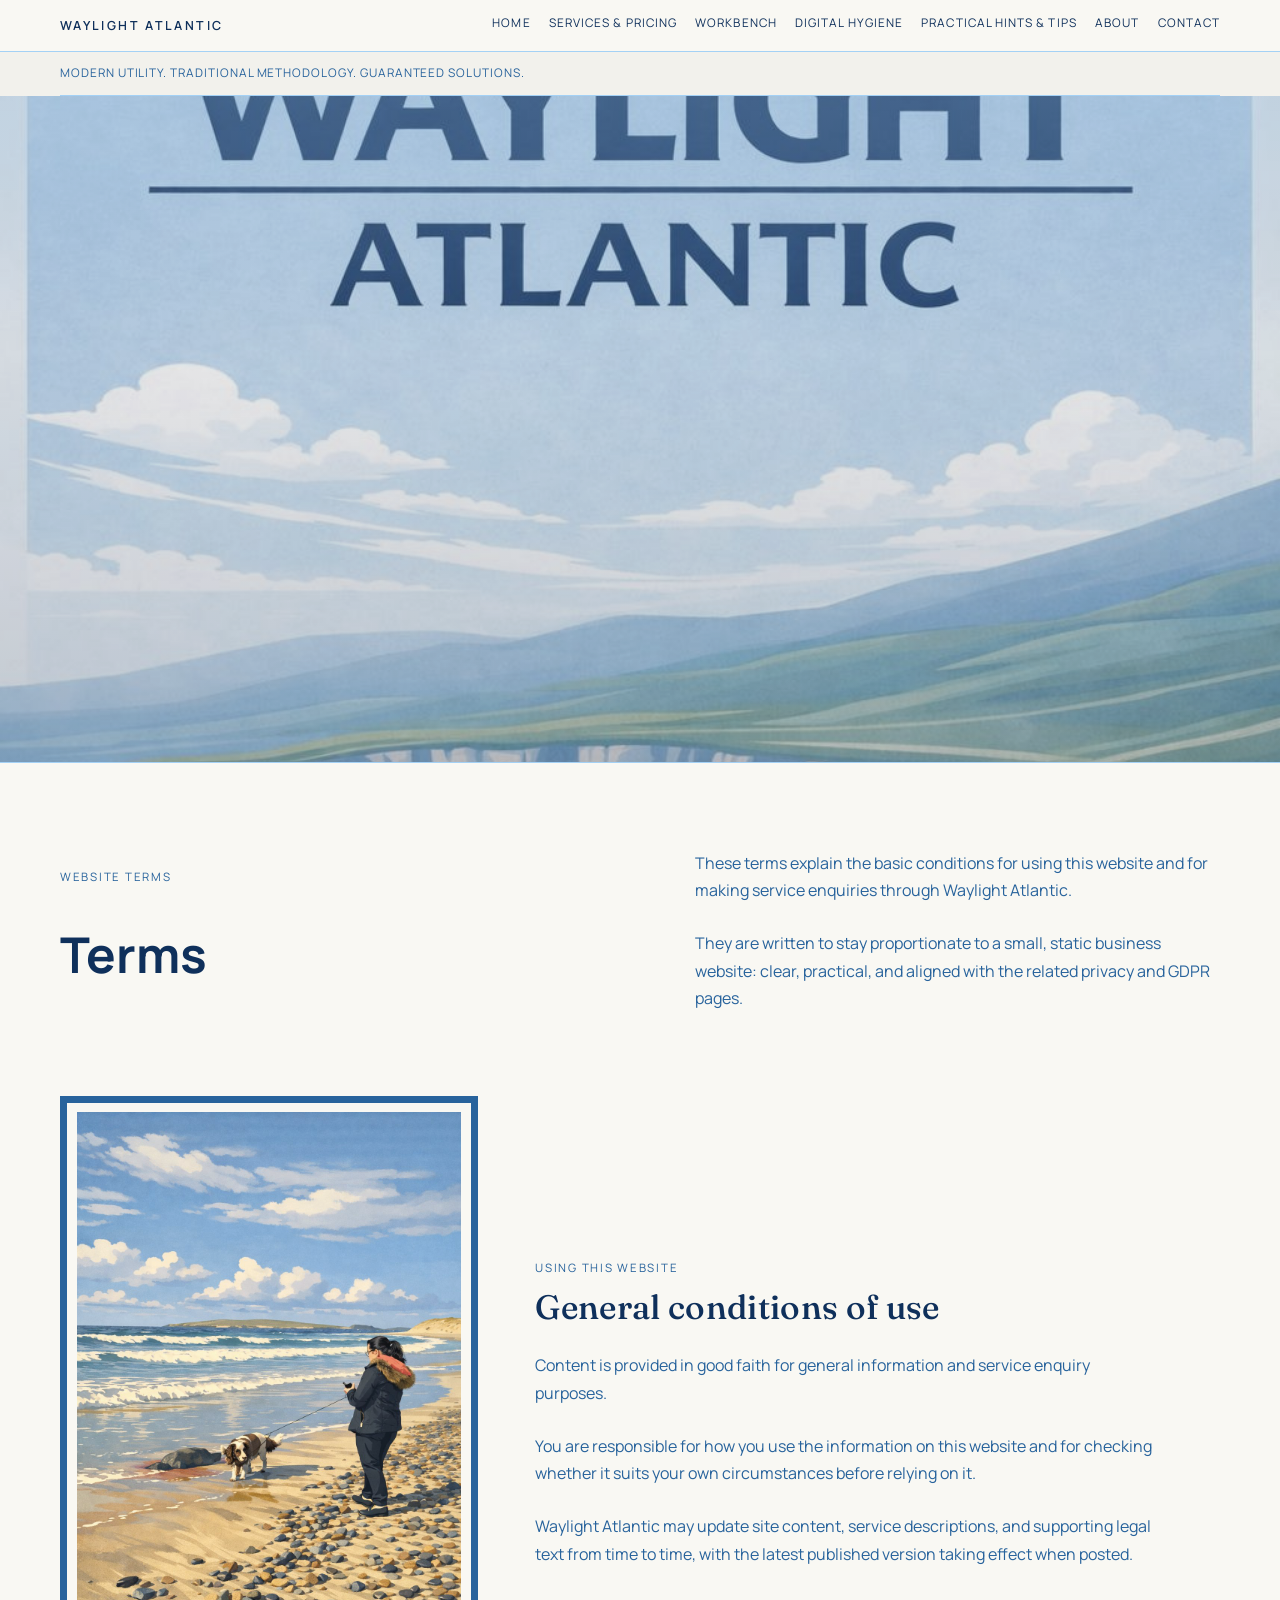
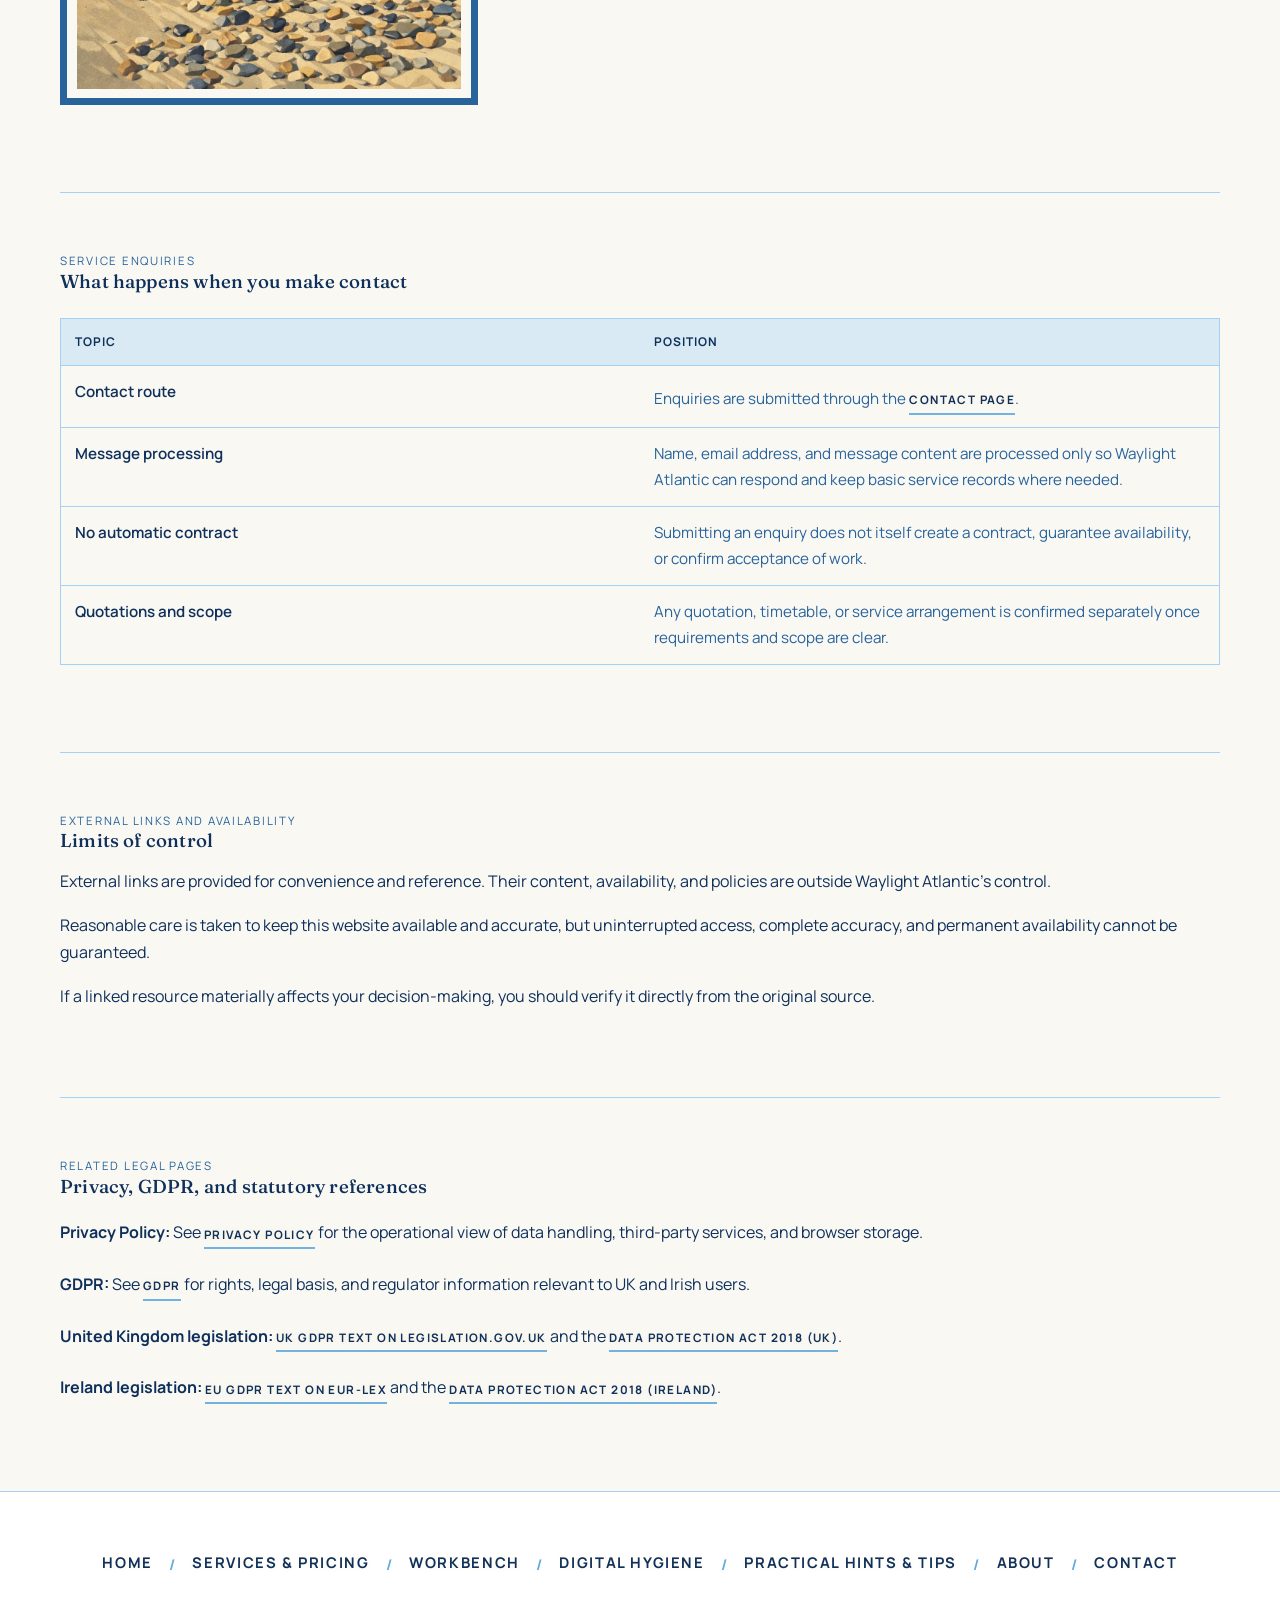
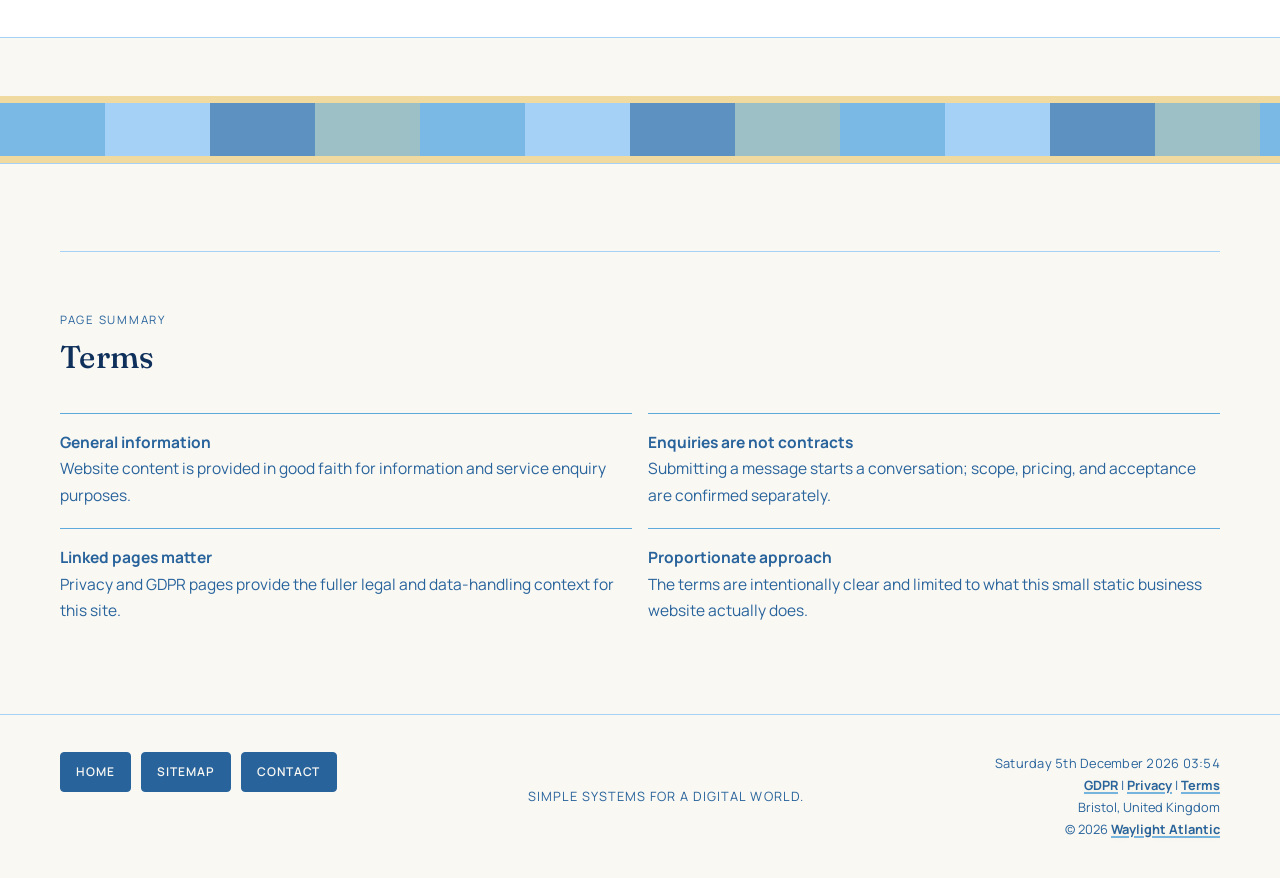
<file: terms.html>
<!doctype html>
<html lang='en-GB'>
<head>
  <meta charset='utf-8' />
  <meta name='viewport' content='width=device-width, initial-scale=1' />
  <title>Terms | Waylight Atlantic</title>
  <meta name='description' content='Website terms for Waylight Atlantic covering use of the site, service enquiries, and related legal information.' />
  <!-- SEO META START -->
  <link rel='canonical' href='https://www.waylight-atlantic.co.uk/terms.html' />
  <meta name='robots' content='index,follow,max-image-preview:large' />
  <meta property='og:locale' content='en_GB' />
  <meta property='og:type' content='article' />
  <meta property='og:title' content='Terms | Waylight Atlantic' />
  <meta property='og:description' content='Website terms for Waylight Atlantic covering use of the site, service enquiries, and related legal information.' />
  <meta property='og:url' content='https://www.waylight-atlantic.co.uk/terms.html' />
  <meta property='og:site_name' content='Waylight Atlantic' />
  <meta property='og:image' content='https://www.waylight-atlantic.co.uk/Assets/images/WaylightSeaside.jpg' />
  <meta property='og:image:alt' content='Waylight Atlantic' />
  <meta name='twitter:card' content='summary_large_image' />
  <meta name='twitter:title' content='Terms | Waylight Atlantic' />
  <meta name='twitter:description' content='Website terms for Waylight Atlantic covering use of the site, service enquiries, and related legal information.' />
  <meta name='twitter:image' content='https://www.waylight-atlantic.co.uk/Assets/images/WaylightSeaside.jpg' />
  <!-- SEO META END -->
  <link rel='icon' href='Assets/img/irish-cross.svg' type='image/svg+xml' />
  <link rel='preconnect' href='https://fonts.googleapis.com' />
  <link rel='preconnect' href='https://fonts.gstatic.com' crossorigin />
  <link href='https://fonts.googleapis.com/css2?family=Fraunces:opsz,wght@9..144,400;9..144,500;9..144,600&family=Manrope:wght@400;500;600&display=swap' rel='stylesheet' />
  <link rel='stylesheet' href='Assets/css/editorial-shell.css?v=20260304-1745' />
  <script defer src='Assets/js/editorial-shell.js?v=20260304-1745'></script>
</head>
<body>
  <a class='skip-link' href='#main'>Skip to main content</a>
  <div class='scroll-progress' aria-hidden='true'><span data-scroll-progress></span></div>

  <header class='site-header' id='top'>
    <div class='site-width header-inner'>
      <p class='wordmark'><a href='https://www.waylight-atlantic.co.uk/'>Waylight Atlantic</a></p>
      <nav class='site-nav' aria-label='Primary'>
        <a href='https://www.waylight-atlantic.co.uk/'>Home</a>
        <a href='https://www.waylight-atlantic.co.uk/pricing.html'>Services &amp; Pricing</a>
        <a href='https://www.waylight-atlantic.co.uk/workbench.html'>Workbench</a>
        <a href='https://www.waylight-atlantic.co.uk/digital-hygiene.html'>Digital Hygiene</a>
        <a href='https://www.waylight-atlantic.co.uk/practical-tips.html'>Practical Hints &amp; Tips</a>
        <a href='https://www.waylight-atlantic.co.uk/about.html'>About</a>
        <a href='https://www.waylight-atlantic.co.uk/contact.html'>Contact</a>
      </nav>
    </div>
  </header>

  <div class='site-width hero-bridge' aria-hidden='true'>
    <p>Modern utility. Traditional methodology. Guaranteed Solutions.</p>
  </div>

  <figure class='hero-band'>
    <img src='Assets/images/WaylightSeaside.jpg' alt='Waylight Atlantic poster artwork' width='1024' height='1536' loading='eager' fetchpriority='high' decoding='async' />
  </figure>

  <main id='main'>
    <section class='site-width page-intro' data-reveal>
      <div class='page-intro-grid'>
        <div>
          <p class='kicker'>Website terms</p>
          <h1 class='page-title'>Terms</h1>
        </div>
        <div>
          <p>These terms explain the basic conditions for using this website and for making service enquiries through Waylight Atlantic.</p>
          <p>They are written to stay proportionate to a small, static business website: clear, practical, and aligned with the related privacy and GDPR pages.</p>
        </div>
      </div>
    </section>

    <section class='site-width intro-rhythm' data-reveal>
      <figure class='inset-frame inset-frame--poster'>
        <img src='Assets/images/DoleAndRose2.jpg' alt='Coastal still life used as supporting artwork' width='1024' height='1536' loading='lazy' fetchpriority='low' decoding='async' />
      </figure>
      <div class='intro-copy'>
        <p class='kicker'>Using this website</p>
        <h3>General conditions of use</h3>
        <p>Content is provided in good faith for general information and service enquiry purposes.</p>
        <p>You are responsible for how you use the information on this website and for checking whether it suits your own circumstances before relying on it.</p>
        <p>Waylight Atlantic may update site content, service descriptions, and supporting legal text from time to time, with the latest published version taking effect when posted.</p>
      </div>
    </section>

    <section class='site-width timeline-teaser' data-reveal>
      <p class='kicker'>Service enquiries</p>
      <h3>What happens when you make contact</h3>
      <div class='pricing-table-wrap'>
        <table class='pricing-table pricing-faq-table' aria-label='Service enquiry terms summary'>
          <thead>
            <tr>
              <th scope='col'>Topic</th>
              <th scope='col'>Position</th>
            </tr>
          </thead>
          <tbody>
            <tr>
              <th scope='row'>Contact route</th>
              <td>Enquiries are submitted through the <a href='https://www.waylight-atlantic.co.uk/contact.html' class='section-link'>Contact page</a>.</td>
            </tr>
            <tr>
              <th scope='row'>Message processing</th>
              <td>Name, email address, and message content are processed only so Waylight Atlantic can respond and keep basic service records where needed.</td>
            </tr>
            <tr>
              <th scope='row'>No automatic contract</th>
              <td>Submitting an enquiry does not itself create a contract, guarantee availability, or confirm acceptance of work.</td>
            </tr>
            <tr>
              <th scope='row'>Quotations and scope</th>
              <td>Any quotation, timetable, or service arrangement is confirmed separately once requirements and scope are clear.</td>
            </tr>
          </tbody>
        </table>
      </div>
    </section>

    <section class='site-width timeline-teaser' data-reveal>
      <p class='kicker'>External links and availability</p>
      <h3>Limits of control</h3>
      <p>External links are provided for convenience and reference. Their content, availability, and policies are outside Waylight Atlantic's control.</p>
      <p>Reasonable care is taken to keep this website available and accurate, but uninterrupted access, complete accuracy, and permanent availability cannot be guaranteed.</p>
      <p>If a linked resource materially affects your decision-making, you should verify it directly from the original source.</p>
    </section>

    <section class='site-width timeline-teaser' data-reveal>
      <p class='kicker'>Related legal pages</p>
      <h3>Privacy, GDPR, and statutory references</h3>
      <p><strong>Privacy Policy:</strong> See <a href='privacy.html' class='section-link'>Privacy Policy</a> for the operational view of data handling, third-party services, and browser storage.</p>
      <p><strong>GDPR:</strong> See <a href='gdpr.html' class='section-link'>GDPR</a> for rights, legal basis, and regulator information relevant to UK and Irish users.</p>
      <p><strong>United Kingdom legislation:</strong> <a href='https://www.legislation.gov.uk/eur/2016/679/contents' rel='noopener noreferrer' class='section-link'>UK GDPR text on legislation.gov.uk</a> and the <a href='https://www.legislation.gov.uk/ukpga/2018/12/contents' rel='noopener noreferrer' class='section-link'>Data Protection Act 2018 (UK)</a>.</p>
      <p><strong>Ireland legislation:</strong> <a href='https://eur-lex.europa.eu/eli/reg/2016/679/oj/eng' rel='noopener noreferrer' class='section-link'>EU GDPR text on EUR-Lex</a> and the <a href='https://www.irishstatutebook.ie/eli/2018/act/7/enacted/en/html' rel='noopener noreferrer' class='section-link'>Data Protection Act 2018 (Ireland)</a>.</p>
    </section>

    <section class='home-quicklinks' data-reveal aria-label='Quick links'>
      <div class='site-width'>
        <nav class='home-quicklinks-nav'>
          <a href='https://www.waylight-atlantic.co.uk/'>Home</a>
          <span aria-hidden='true'>/</span>
          <a href='https://www.waylight-atlantic.co.uk/pricing.html'>Services &amp; Pricing</a>
          <span aria-hidden='true'>/</span>
          <a href='https://www.waylight-atlantic.co.uk/workbench.html'>Workbench</a>
          <span aria-hidden='true'>/</span>
          <a href='https://www.waylight-atlantic.co.uk/digital-hygiene.html'>Digital Hygiene</a>
          <span aria-hidden='true'>/</span>
          <a href='https://www.waylight-atlantic.co.uk/practical-tips.html'>Practical Hints &amp; Tips</a>
          <span aria-hidden='true'>/</span>
          <a href='https://www.waylight-atlantic.co.uk/about.html'>About</a>
          <span aria-hidden='true'>/</span>
          <a href='https://www.waylight-atlantic.co.uk/contact.html'>Contact</a>
        </nav>
      </div>
    </section>

    <figure class='hero-band hero-band--full hero-band--stripes home-stripes-break' aria-hidden='true'></figure>

    <section class='site-width highlights' data-reveal>
      <p class='kicker'>Page summary</p>
      <h3>Terms</h3>
      <div class='highlight-grid' role='list'>
        <blockquote class='highlight' role='listitem'><strong>General information</strong><br />Website content is provided in good faith for information and service enquiry purposes.</blockquote>
        <blockquote class='highlight' role='listitem'><strong>Enquiries are not contracts</strong><br />Submitting a message starts a conversation; scope, pricing, and acceptance are confirmed separately.</blockquote>
        <blockquote class='highlight' role='listitem'><strong>Linked pages matter</strong><br />Privacy and GDPR pages provide the fuller legal and data-handling context for this site.</blockquote>
        <blockquote class='highlight' role='listitem'><strong>Proportionate approach</strong><br />The terms are intentionally clear and limited to what this small static business website actually does.</blockquote>
      </div>
    </section>
  </main>

  <footer class='site-footer'>
    <div class='site-width footer-inner'>
      <nav class='footer-nav' aria-label='Footer links'>
        <a href='https://www.waylight-atlantic.co.uk/' class='footer-btn'>Home</a>
        <a href='https://www.waylight-atlantic.co.uk/sitemap.html' class='footer-btn'>Sitemap</a>
        <a href='https://www.waylight-atlantic.co.uk/contact.html' class='footer-btn'>Contact</a>
      </nav>
      <p class='footer-tagline'>Simple systems for a digital world.</p>

      <div class="waylight-legal-block" data-waylight-legal>
        <p class="footer-meta"><span data-datetime>Loading date and time...</span></p>
        <p class="waylight-legal-links"><a href="gdpr.html">GDPR</a> | <a href="privacy.html">Privacy</a> | <a href="terms.html">Terms</a></p>
        <p class="waylight-legal-location">Bristol, United Kingdom</p>
        <p class="waylight-legal-copyright">&#169; 2026 <a href="https://www.waylight-atlantic.co.uk/" rel="noopener">Waylight Atlantic</a></p>
      </div>
    </div>
  </footer>
</body>
</html>
</file>
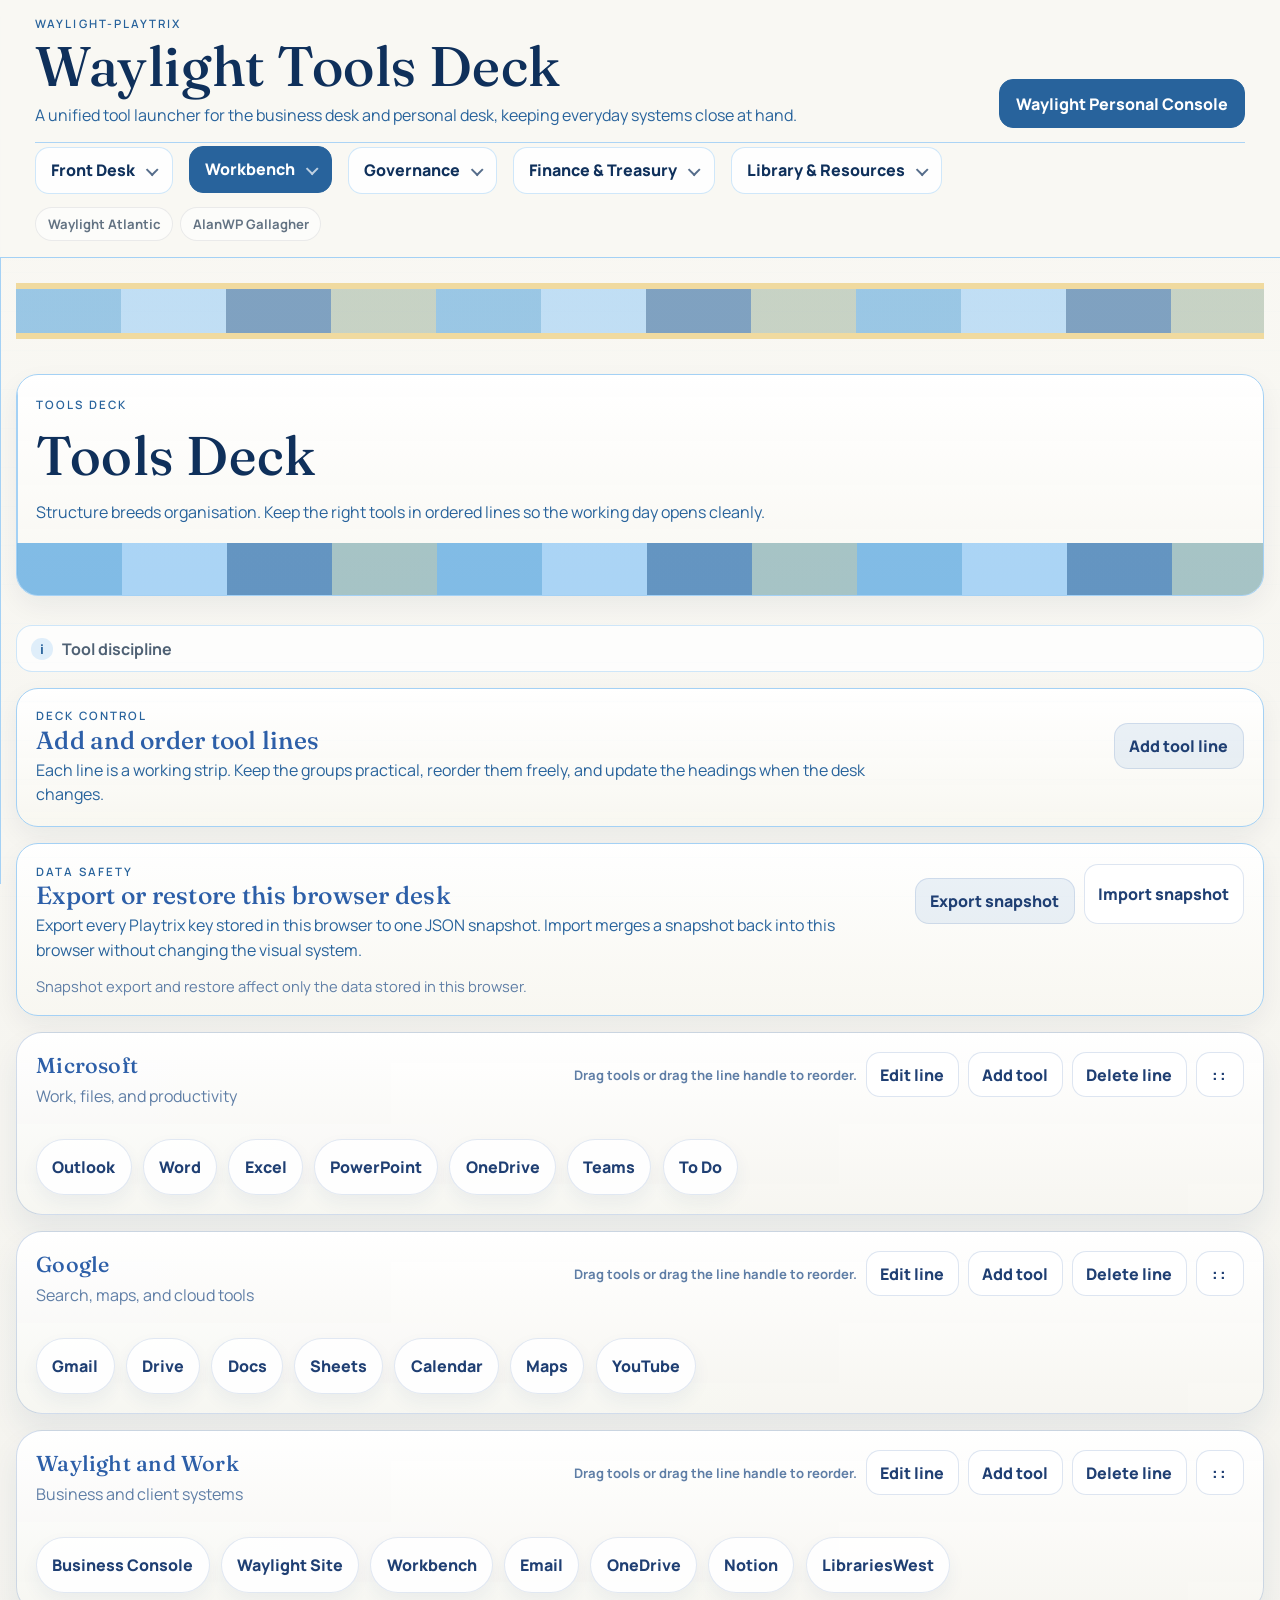
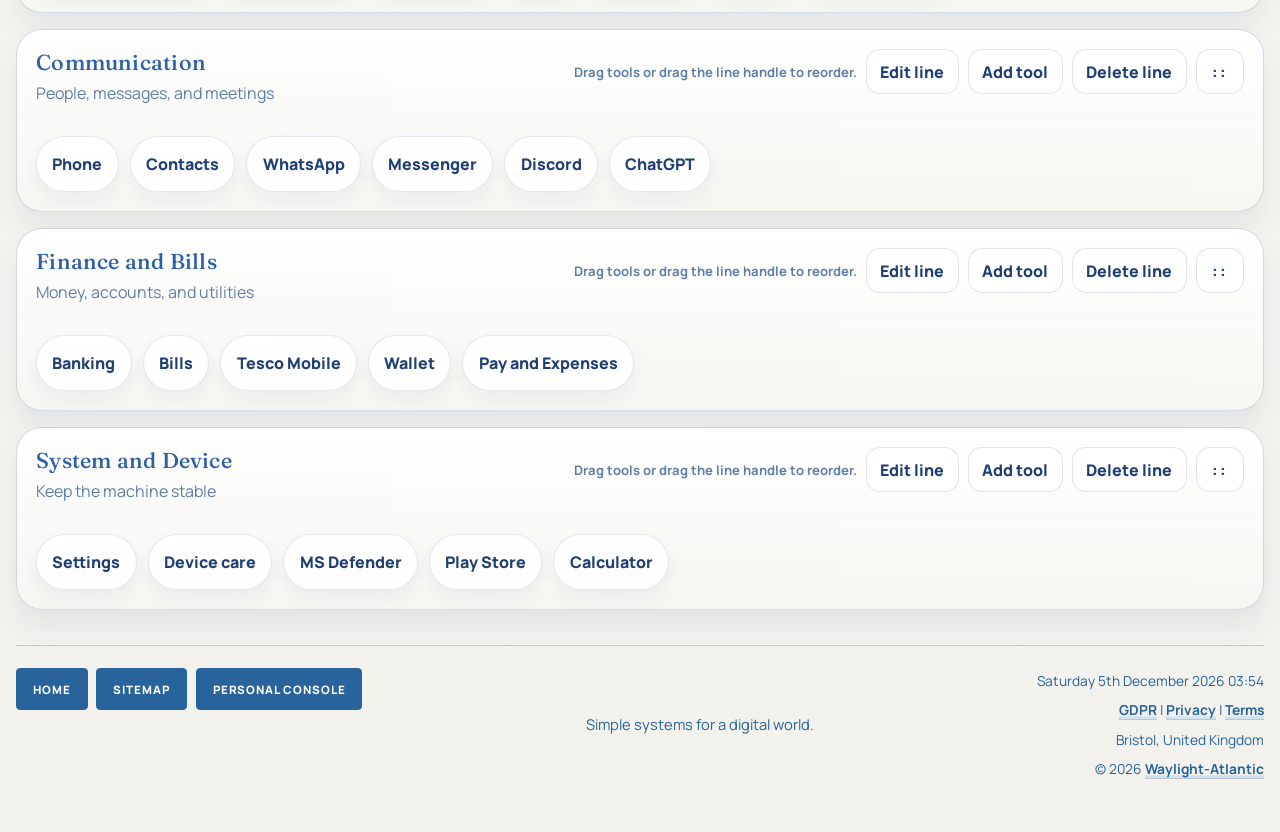
<file: tools.html>
<!DOCTYPE html>
<html lang="en-GB">
<head>
  <meta charset="UTF-8" />
  <meta name="viewport" content="width=device-width, initial-scale=1.0" />
  <title>Waylight-Playtrix | Tools Deck</title>
  <link rel="icon" href="Assets/img/irish-cross.svg" type="image/svg+xml" />
  <style>
    :root {
      --wa-sky:#dfeef8;
      --wa-mist:#eef5fb;
      --wa-sea:#8fb7df;
      --wa-atlantic:#2d5fa8;
      --wa-deep:#1f3f73;
      --wa-cliff:#5f7ea6;
      --wa-white:#f9fbfd;
      --wa-grass:#9cb8a0;
      --wa-sand:#e9e0cf;
      --line:rgba(45,95,168,.18);
      --panel:rgba(249,251,253,.9);
      --shadow:0 24px 56px rgba(31,63,115,.14);
    }
    * { box-sizing:border-box; }
    body {
      margin:0;
      min-height:100vh;
      color:var(--wa-deep);
      font-family:"Trebuchet MS","Gill Sans",Calibri,sans-serif;
      background:
        radial-gradient(circle at top left, rgba(143,183,223,.22), transparent 24%),
        radial-gradient(circle at top right, rgba(45,95,168,.18), transparent 24%),
        linear-gradient(180deg, var(--wa-mist), var(--wa-sky) 58%, var(--wa-white));
    }
    .topbar { position:sticky; top:0; z-index:10; padding:1rem 1.2rem; background:rgba(249,251,253,.84); backdrop-filter:blur(16px); border-bottom:1px solid rgba(45,95,168,.1); }
    .wrap { width:min(1380px, calc(100% - 2rem)); margin:0 auto; }
    .brand { display:flex; justify-content:space-between; gap:1rem; align-items:flex-start; flex-wrap:wrap; }
    .eyebrow { margin:0; font-size:.78rem; letter-spacing:.2em; text-transform:uppercase; color:var(--wa-cliff); font-weight:800; }
    h1,h2,h3 { font-family:Georgia,"Times New Roman",serif; }
    h1 { margin:.2rem 0; font-size:clamp(2rem,5vw,3.2rem); text-transform:uppercase; letter-spacing:.04em; color:var(--wa-atlantic); }
    .sub { margin:0; max-width:52rem; color:var(--wa-cliff); line-height:1.55; }
    .stamp { display:flex; gap:.75rem; flex-wrap:wrap; }
    .pill { display:inline-flex; align-items:center; gap:.5rem; padding:.72rem .92rem; border-radius:999px; background:rgba(255,255,255,.8); border:1px solid rgba(45,95,168,.12); box-shadow:0 10px 22px rgba(31,63,115,.08); font-weight:700; }
    .dot { width:.72rem; height:.72rem; border-radius:50%; background:var(--wa-atlantic); box-shadow:0 0 0 6px rgba(45,95,168,.12); }
    nav { display:flex; gap:.6rem; flex-wrap:wrap; margin-top:1rem; }
    .nav-btn { display:inline-flex; align-items:center; justify-content:center; text-decoration:none; border:1px solid rgba(45,95,168,.14); background:rgba(255,255,255,.78); color:var(--wa-deep); padding:.8rem .95rem; border-radius:16px; font-weight:800; cursor:pointer; }
    .nav-btn:hover { background:linear-gradient(135deg, var(--wa-deep), var(--wa-atlantic)); color:#fff; }
    main.wrap { padding:1.4rem 0 3rem; }
    .hero,.tool-grid { display:grid; gap:1rem; }
    .hero > *, .tool-grid > * { min-width:0; }
    .hero { grid-template-columns:1.2fr .95fr; }
    .tool-grid { grid-template-columns:repeat(2,minmax(0,1fr)); margin-top:1rem; }
    .card,.pt-tools-row { --wf-card-padding:1.2rem; display:flex; flex-direction:column; gap:.85rem; background:var(--panel); border:1px solid var(--line); border-radius:26px; padding:var(--wf-card-padding); box-shadow:var(--shadow); min-width:0; height:auto; overflow:clip; overflow-wrap:break-word; word-wrap:break-word; }
    .hero-card { color:#fff; background:linear-gradient(145deg, rgba(31,63,115,.98), rgba(45,95,168,.94)); position:relative; overflow:hidden; }
    .hero-card::after { content:""; position:absolute; inset:auto -10% -12% -10%; height:42%; background:linear-gradient(180deg, rgba(143,183,223,.24), rgba(156,184,160,.2)); clip-path:polygon(0 55%, 15% 46%, 31% 58%, 47% 42%, 62% 57%, 80% 44%, 100% 55%, 100% 100%, 0 100%); }
    .hero-card > * { position:relative; z-index:1; }
    .hero-card h2 { margin:.3rem 0 .8rem; font-size:clamp(1.9rem,4vw,2.8rem); max-width:14ch; line-height:1.06; overflow-wrap:anywhere; }
    .hero-card p { color:rgba(245,248,252,.92); line-height:1.65; }
    .quick-links { display:grid; gap:.7rem; }
    .quick-link { display:flex; align-items:center; justify-content:space-between; gap:.7rem; padding:.85rem .95rem; border-radius:16px; background:rgba(255,255,255,.8); border:1px solid rgba(45,95,168,.14); text-decoration:none; color:var(--wa-deep); font-weight:800; }
    .quick-link:hover { background:#fff; }
    .pt-tools-row-header h2 { margin:0; font-size:1.4rem; color:var(--wa-atlantic); }
    .pt-tools-row-header p { margin:.35rem 0 0; color:var(--wa-cliff); }
    .pt-tools-chips { display:flex; flex-wrap:wrap; gap:.7rem; margin-top:1rem; }
    .pt-tool-pill { border:1px solid rgba(45,95,168,.14); background:rgba(255,255,255,.86); color:var(--wa-deep); padding:.82rem .95rem; border-radius:999px; font:inherit; font-weight:800; cursor:pointer; box-shadow:0 8px 18px rgba(31,63,115,.06); }
    .pt-tool-pill:hover,.pt-tool-pill.pt-tool-linked { background:linear-gradient(135deg, rgba(31,63,115,.98), rgba(45,95,168,.94)); color:#fff; }
    .pt-tools-add { margin-top:.9rem; border:1px solid rgba(45,95,168,.14); background:rgba(143,183,223,.18); color:var(--wa-deep); padding:.7rem .9rem; border-radius:14px; font:inherit; font-weight:800; cursor:pointer; }
    .info-list { display:grid; gap:.7rem; }
    .line { display:flex; gap:.7rem; align-items:flex-start; padding:.82rem .9rem; border-radius:18px; background:rgba(255,255,255,.78); border:1px solid var(--line); }
    .bullet { width:.72rem; height:.72rem; margin-top:.42rem; border-radius:50%; background:linear-gradient(180deg, var(--wa-sea), var(--wa-atlantic)); box-shadow:0 0 0 6px rgba(143,183,223,.14); flex:0 0 auto; }
    .site-footer { margin-top:1.4rem; }
    .footer-inner { display:grid; grid-template-columns:auto 1fr auto; gap:1rem; align-items:start; background:rgba(249,251,253,.84); border:1px solid rgba(45,95,168,.14); border-radius:24px; padding:1rem 1.1rem; box-shadow:var(--shadow); }
    .footer-nav { display:flex; gap:.55rem; flex-wrap:wrap; }
    .footer-btn { display:inline-flex; align-items:center; justify-content:center; padding:.7rem .9rem; border-radius:14px; text-decoration:none; font-weight:800; color:var(--wa-deep); background:rgba(255,255,255,.8); border:1px solid rgba(45,95,168,.14); }
    .footer-tagline { margin:0; color:var(--wa-cliff); font-size:.92rem; text-align:center; }
    .waylight-legal-block { text-align:right; }
    .footer-meta,.waylight-legal-links,.waylight-legal-location,.waylight-legal-copyright { margin:.15rem 0; color:var(--wa-cliff); font-size:.86rem; }
    .waylight-legal-links a,.waylight-legal-copyright a { color:var(--wa-deep); text-decoration:none; }
    .waylight-legal-links a:hover,.waylight-legal-copyright a:hover { text-decoration:underline; }
    .tools-hero-stack { grid-template-columns:1fr; }
    .tools-hero-card {
      min-height:240px;
      display:grid;
      align-content:start;
      gap:.8rem;
      padding-bottom:4.3rem;
    }
    .tools-hero-card h2 { max-width:none; margin:.15rem 0 .15rem; }
    .tools-hero-card p:last-child { margin:0; max-width:46rem; }
    .tools-discipline-card { margin-top:1rem; }
    .tools-controls-card { margin-top:1rem; }
    .tools-controls-head { display:flex; justify-content:space-between; gap:1rem; align-items:flex-start; flex-wrap:wrap; }
    .tools-controls-head h2 { margin:.2rem 0; font-size:1.55rem; color:var(--wa-atlantic); }
    .tools-data-card { margin-top:1rem; }
    .tools-data-actions { display:flex; gap:.55rem; flex-wrap:wrap; }
    .tools-data-status { margin:.9rem 0 0; color:var(--wa-cliff); font-size:.92rem; }
    .tools-data-status[data-state="error"] { color:#8b4545; }
    .pt-tools-main { display:grid; grid-template-columns:1fr; gap:1rem; margin-top:1rem; }
    .pt-tools-row {
      display:grid;
      gap:1rem;
      width:100%;
      border-color:rgba(45,95,168,.22);
      box-shadow:0 16px 30px rgba(31,63,115,.08);
      background:
        linear-gradient(180deg, rgba(255,255,255,.98), rgba(247,246,241,.97)),
        linear-gradient(90deg, rgba(164,209,245,.28), rgba(240,218,159,.18));
    }
    .pt-tools-row-header { display:flex; justify-content:space-between; gap:1rem; align-items:flex-start; flex-wrap:wrap; }
    .pt-tools-row-header > *, .pt-tools-row-meta { min-width:0; }
    .pt-tools-row-meta { display:grid; gap:.28rem; }
    .pt-tools-row-meta h2 { margin:0; font-size:1.35rem; color:var(--wa-atlantic); }
    .pt-tools-row-meta p { margin:0; color:var(--wa-cliff); }
    .pt-tools-row-controls { display:flex; align-items:center; gap:.55rem; flex-wrap:wrap; margin-left:auto; }
    .pt-row-control,
    .pt-line-handle {
      border:1px solid rgba(45,95,168,.16);
      background:rgba(255,255,255,.9);
      color:var(--wa-deep);
      padding:.65rem .85rem;
      border-radius:14px;
      font:inherit;
      font-weight:800;
      cursor:pointer;
    }
    .pt-line-handle {
      letter-spacing:.12em;
      min-width:3rem;
    }
    .pt-tools-chips { display:flex; flex-wrap:wrap; gap:.7rem; min-height:3.5rem; }
    .pt-tool-pill.pt-tool-pill-dragging { opacity:.45; }
    .pt-tool-pill.pt-tool-pill-drop-target,
    .pt-tools-chips.pt-tools-drop-target { outline:2px dashed rgba(45,95,168,.34); outline-offset:4px; }
    .pt-tools-row-dragging { opacity:.45; }
    .pt-row-hint { color:var(--wa-cliff); font-size:.82rem; font-weight:700; }
    @media (max-width:1100px) { .hero,.tool-grid,.footer-inner { grid-template-columns:1fr; } .waylight-legal-block { text-align:left; } }
    @media (max-width:700px) { .wrap { width:min(100% - 1rem, 1380px); } .nav-btn,.footer-btn { width:100%; } .tools-controls-head,.pt-tools-row-header { align-items:flex-start; } .pt-tools-row-controls { margin-left:0; } }
  </style>
  <link rel="stylesheet" href="Assets/css/playtrix-filofax.css" />
</head>
<body>
  <header class="topbar">
    <div class="wrap">
      <div class="brand shell-brand">
        <div class="brand-head">
          <p class="eyebrow">Waylight-Playtrix</p>
          <h1>Waylight Tools Deck</h1>
          <p class="sub">A unified tool launcher for the business desk and personal desk, keeping everyday systems close at hand.</p>
        </div>
        <div class="toggle-stack">
          <a class="shell-toggle" href="personal-console.html">Waylight Personal Console</a>
        </div>
      </div>
      <nav data-shell-nav data-shell-page="tools" aria-label="Waylight-Playtrix sections"></nav>
      <div class="utility-links" aria-label="Public properties">
        <a class="utility-link" href="https://www.waylight-atlantic.co.uk" target="_blank" rel="noopener">Waylight Atlantic</a>
        <a class="utility-link" href="https://www.alanwpgallagher.info" target="_blank" rel="noopener">AlanWP Gallagher</a>
      </div>
    </div>
  </header>

  <main class="wrap">
    <section class="hero tools-hero-stack">
      <article class="card hero-card tools-hero-card">
        <p class="eyebrow">Tools Deck</p>
        <h2>Tools Deck</h2>
        <p>Structure breeds organisation. Keep the right tools in ordered lines so the working day opens cleanly.</p>
      </article>
      <details class="help-card tools-discipline-card">
        <summary><span class="help-icon">i</span><span>Tool discipline</span></summary>
        <div class="help-card-content">
          <p>Use the deck as a quiet launcher, not as a place to browse aimlessly. Click a tool to open its saved link or set one if none exists yet. Drag links onto tool pills to store them quickly. Drag tool pills to reorder them. Drag whole lines by their handle to reorder the deck.</p>
          <table class="site-table" style="margin-top:1rem;">
            <thead>
              <tr><th>Route</th><th>Purpose</th><th>Open</th></tr>
            </thead>
            <tbody>
              <tr><td>Front Desk</td><td>Start the business day from the main organiser.</td><td><a href="playtrix-console.html#overview">Open</a></td></tr>
              <tr><td>Workboard</td><td>Move active tasks through the day.</td><td><a href="playtrix-focus.html?topic=workboard">Open</a></td></tr>
              <tr><td>Contacts</td><td>Update people, organisations, and next actions.</td><td><a href="contacts.html">Open</a></td></tr>
              <tr><td>Personal Console</td><td>Switch into personal planning and diary pages.</td><td><a href="personal-console.html">Open</a></td></tr>
            </tbody>
          </table>
        </div>
      </details>
    </section>

    <section class="card tools-controls-card">
      <div class="tools-controls-head">
        <div>
          <p class="eyebrow">Deck Control</p>
          <h2>Add and order tool lines</h2>
          <p class="sub">Each line is a working strip. Keep the groups practical, reorder them freely, and update the headings when the desk changes.</p>
        </div>
        <button type="button" class="pt-tools-add" id="addToolsLine">Add tool line</button>
      </div>
    </section>

    <section class="card tools-data-card">
      <div class="tools-controls-head">
        <div>
          <p class="eyebrow">Data Safety</p>
          <h2>Export or restore this browser desk</h2>
          <p class="sub">Export every Playtrix key stored in this browser to one JSON snapshot. Import merges a snapshot back into this browser without changing the visual system.</p>
        </div>
        <div class="tools-data-actions">
          <button type="button" class="pt-tools-add" id="exportPlaytrixData">Export snapshot</button>
          <button type="button" class="pt-row-control" id="importPlaytrixDataButton">Import snapshot</button>
          <input type="file" id="importPlaytrixDataInput" accept=".json,application/json" hidden />
        </div>
      </div>
      <p class="tools-data-status" id="toolsDataStatus">Snapshot export and restore affect only the data stored in this browser.</p>
    </section>

    <section id="toolsDeckRows" class="pt-tools-main" aria-label="Tools deck lines"></section>

    <footer class="site-footer">
      <div class="footer-inner">
        <nav class="footer-nav" aria-label="Footer links">
          <a href="index.html" class="footer-btn">Home</a>
          <a href="sitemap.html" class="footer-btn">Sitemap</a>
          <a href="personal-console.html" class="footer-btn">Personal Console</a>
        </nav>
        <p class="footer-tagline">Simple systems for a digital world.</p>
        <div class="waylight-legal-block" data-waylight-legal>
          <p class="footer-meta"><span data-datetime>Loading date and time...</span></p>
          <p class="waylight-legal-links"><a href="gdpr.html">GDPR</a> | <a href="privacy.html">Privacy</a> | <a href="terms.html">Terms</a></p>
          <p class="waylight-legal-location">Bristol, United Kingdom</p>
          <p class="waylight-legal-copyright">&#169; 2026 <a href="https://www.waylight-atlantic.co.uk" target="_blank" rel="noopener">Waylight-Atlantic</a></p>
        </div>
      </div>
    </footer>
  </main>

  <script src="Assets/js/playtrix-storage.js"></script>
  <script src="Assets/js/playtrix-common.js"></script>
  <script src="Assets/js/playtrix-shell.js"></script>
  <script src="Assets/js/playtrix-tools.js"></script>
</body>
</html>
</file>
<file: Assets/css/playtrix-filofax.css>
@import url('https://fonts.googleapis.com/css2?family=Fraunces:opsz,wght@9..144,400;9..144,500;9..144,600&family=Manrope:wght@400;500;600;700;800&display=swap');

:root {
  --wf-paper: #f7f6f2;
  --wf-paper-strong: #ffffff;
  --wf-paper-soft: #fbfaf7;
  --wf-ink: #20222a;
  --wf-muted: #59616c;
  --wf-rule: rgba(38, 50, 70, 0.12);
  --wf-rule-strong: rgba(38, 50, 70, 0.18);
  --wf-primary: #2d4f8c;
  --wf-primary-soft: rgba(45, 79, 140, 0.10);
  --wf-accent: #6e7a86;
  --wf-accent-soft: rgba(110, 122, 134, 0.12);
  --wf-danger-soft: rgba(153, 85, 85, 0.12);
  --wf-shadow: 0 16px 34px rgba(19, 28, 43, 0.08);
  --wf-surface-stack-gap: 0.85rem;
  --wf-surface-heading-line: 1.12;
  --wf-surface-card-padding: 1rem 1.25rem;
  --wf-surface-panel-padding: 1rem 1.25rem;
}

*,
*::before,
*::after {
  box-sizing: border-box;
}

body {
  background:
    radial-gradient(760px 320px at 14% 10%, rgba(45,79,140,.05), transparent 60%),
    radial-gradient(720px 300px at 88% 12%, rgba(110,122,134,.06), transparent 62%),
    linear-gradient(180deg, #f9f8f5 0%, #f4f2ee 100%);
  color: var(--wf-ink);
}

body::before {
  content: '';
  position: fixed;
  inset: 0;
  pointer-events: none;
  background:
    linear-gradient(180deg, rgba(255,255,255,.48), transparent 34%),
    repeating-linear-gradient(180deg, transparent 0 32px, rgba(45,79,140,.022) 32px 33px);
  opacity: .72;
}

.topbar {
  background: rgba(250, 249, 246, 0.94);
  border-bottom: 1px solid var(--wf-rule);
  box-shadow: 0 10px 24px rgba(19, 28, 43, 0.06);
}

.wrap {
  width: min(1380px, calc(100% - 2rem));
}

.eyebrow {
  color: var(--wf-primary);
  letter-spacing: .18em;
}

.sub,
.muted,
.panel-text,
.footer-tagline,
.footer-meta,
.waylight-legal-links,
.waylight-legal-location,
.waylight-legal-copyright {
  color: var(--wf-muted);
}

h1,
h2,
h3,
.section,
.brand h1,
.metric strong,
.planner-sheet h2,
.planner-sheet h3 {
  color: var(--wf-ink);
}

.pill,
.footer-btn,
.nav-btn,
.planner-btn,
.kanban-btn,
.tag-link {
  box-shadow: none;
}

.nav-btn {
  position: relative;
  padding: .8rem .95rem .95rem;
  border-radius: 16px 16px 0 0;
  border: 1px solid var(--wf-rule);
  border-bottom: 0;
  background: linear-gradient(180deg, rgba(255,255,255,.96), rgba(244,242,238,.96));
  color: var(--wf-ink);
}

.nav-btn::after {
  content: '';
  position: absolute;
  left: .95rem;
  right: .95rem;
  bottom: .45rem;
  height: 2px;
  border-radius: 999px;
  background: rgba(45,79,140,.14);
}

.nav-btn.active,
.nav-btn:hover {
  background: linear-gradient(180deg, rgba(255,255,255,1), rgba(248,246,242,.98));
  color: var(--wf-ink);
  transform: translateY(-1px);
}

.nav-btn.active::after,
.nav-btn:hover::after {
  background: var(--wf-primary);
}

.card,
.mini,
.line,
.deal,
.col,
.resource-bank,
.wl-kanban-column,
.wl-kanban-card,
.kanban-summary-card,
.planner-sheet,
.planner-item,
.signal-card,
.support-item,
.route-item {
  background:
    linear-gradient(180deg, rgba(255,255,255,.98), rgba(249,248,244,.96));
  border-color: var(--wf-rule);
  box-shadow: var(--wf-shadow);
}

.card::before,
.wl-kanban-column::before,
.planner-sheet::before {
  content: '';
  position: absolute;
  top: 0;
  bottom: 0;
  left: 1.1rem;
  width: 2px;
  background: rgba(163, 107, 107, .16);
  border-radius: 999px;
}

.card > *,
.wl-kanban-column > *,
.planner-sheet > * {
  position: relative;
  z-index: 1;
}

.hero-card {
  color: var(--wf-ink);
  background:
    radial-gradient(circle at top right, rgba(45,79,140,.08), transparent 36%),
    linear-gradient(180deg, rgba(255,255,255,.98), rgba(247,245,240,.96));
}

.hero-card::after {
  opacity: .16;
}

.hero-card p,
.hero-card h2,
.hero-card .metric strong,
.hero-card .metric span {
  color: inherit;
}

.metric {
  background: rgba(255,255,255,.78);
  border: 1px solid var(--wf-rule);
}

.mini,
.line,
.task,
.deal,
.col,
.resource-bank,
.planner-item,
.signal-card,
.support-item,
.route-item {
  background: rgba(255,255,255,.78);
}

.tag,
.planner-chip,
.wl-kanban-tag,
.wl-kanban-date,
.wl-kanban-count {
  background: var(--wf-primary-soft);
  color: var(--wf-primary);
}

.sea,
.mist,
.grass,
.sand,
.wl-kanban-priority[data-priority="steady"] {
  background: var(--wf-accent-soft);
  color: var(--wf-ink);
}

.wl-kanban-priority[data-priority="important"] {
  background: rgba(170, 145, 98, 0.18);
  color: #6f5b2f;
}

.wl-kanban-priority[data-priority="urgent"] {
  background: var(--wf-danger-soft);
  color: #8b4545;
}

.fill {
  background: linear-gradient(90deg, #56606a, #2d4f8c);
}

.planner-btn.primary,
.kanban-btn-primary,
.btn.primary {
  background: var(--wf-primary);
  border-color: var(--wf-primary);
  color: #fff;
}

.planner-btn,
.kanban-btn,
.btn.secondary,
.footer-btn,
.nav-btn,
.tag-link,
.quick-link {
  background: rgba(255,255,255,.9);
  color: var(--wf-ink);
  border: 1px solid var(--wf-rule);
}

.help-card {
  margin-top: .85rem;
  border: 1px solid var(--wf-rule);
  border-radius: 16px;
  background: rgba(255,255,255,.74);
  overflow: hidden;
}

.help-card summary {
  list-style: none;
  display: flex;
  align-items: center;
  gap: .55rem;
  padding: .72rem .9rem;
  cursor: pointer;
  color: var(--wf-muted);
  font-weight: 700;
}

.help-card summary::-webkit-details-marker {
  display: none;
}

.help-icon {
  display: inline-flex;
  align-items: center;
  justify-content: center;
  width: 1.35rem;
  height: 1.35rem;
  border-radius: 50%;
  background: var(--wf-primary-soft);
  color: var(--wf-primary);
  font-size: .82rem;
  font-weight: 800;
  flex: 0 0 auto;
}

.help-card-content {
  padding: 0 1.25rem 1rem;
  color: var(--wf-muted);
  line-height: 1.55;
}

.help-inline {
  display: inline-flex;
  margin-left: .5rem;
  vertical-align: middle;
}

.contact-shell,
.contact-grid,
.contact-toolbar,
.contact-list,
.contact-accordion {
  display: grid;
  gap: 1rem;
}

.contact-shell {
  margin-top: 1rem;
}

.contact-grid {
  grid-template-columns: 1fr 1.2fr;
}

.contact-toolbar {
  grid-template-columns: minmax(0, 1fr) 180px 180px;
  align-items: end;
}

.contact-toolbar input,
.contact-toolbar select,
.contact-form input,
.contact-form textarea,
.contact-form select {
  width: 100%;
  border: 1px solid var(--wf-rule-strong);
  border-radius: 14px;
  padding: .78rem .85rem;
  font: inherit;
  background: rgba(255,255,255,.95);
  color: var(--wf-ink);
}

.contact-form {
  display: grid;
  gap: .85rem;
}

.contact-form-grid {
  display: grid;
  grid-template-columns: repeat(2, minmax(0, 1fr));
  gap: .85rem;
}

.contact-form label,
.contact-toolbar label {
  display: grid;
  gap: .32rem;
  color: var(--wf-muted);
  font-size: .82rem;
  font-weight: 700;
  letter-spacing: .06em;
  text-transform: uppercase;
}

.contact-accordion-item {
  border: 1px solid var(--wf-rule);
  border-radius: 18px;
  background: rgba(255,255,255,.86);
  overflow: hidden;
}

.contact-accordion-item summary {
  list-style: none;
  cursor: pointer;
  padding: .95rem 1rem;
}

.contact-accordion-item summary::-webkit-details-marker {
  display: none;
}

.contact-summary {
  display: flex;
  justify-content: space-between;
  gap: 1rem;
  align-items: start;
}

.contact-summary-main {
  display: grid;
  gap: .28rem;
}

.contact-summary-main strong {
  color: var(--wf-ink);
  font-size: 1rem;
}

.contact-summary-main span,
.contact-detail-grid div,
.contact-empty {
  color: var(--wf-muted);
}

.contact-summary-meta {
  display: flex;
  gap: .45rem;
  flex-wrap: wrap;
  justify-content: end;
}

.contact-detail-grid {
  display: grid;
  grid-template-columns: repeat(2, minmax(0, 1fr));
  gap: .8rem;
  padding: 0 1rem 1rem 1rem;
}

.contact-detail-grid strong {
  display: block;
  margin-bottom: .15rem;
  color: var(--wf-ink);
}

.contact-actions {
  display: flex;
  gap: .55rem;
  justify-content: flex-end;
  padding: 0 1rem 1rem 1rem;
}

.action-link {
  color: var(--wf-primary);
  text-decoration: none;
  font-weight: 700;
}

.action-link:hover {
  text-decoration: underline;
}

@media (max-width: 1080px) {
  .contact-grid,
  .contact-toolbar,
  .desk-grid,
  .support-grid,
  .register-grid,
  .front-door-grid,
  .route-list,
  .signal-stack {
    grid-template-columns: 1fr;
  }
}

@media (max-width: 760px) {
  .contact-form-grid,
  .planner-row-grid,
  .planner-inline-form,
  .contact-detail-grid {
    grid-template-columns: 1fr;
  }

  .planner-field-wide {
    grid-column: auto;
  }
}

.task {
  justify-content: space-between;
  align-items: start;
}

.task-main {
  display: flex;
  gap: .7rem;
  align-items: start;
  flex: 1 1 auto;
}

.task-main input {
  margin-top: .2rem;
  accent-color: var(--wf-primary);
}

.task-main span {
  color: var(--wf-ink);
  line-height: 1.5;
}

.task-help {
  position: relative;
  flex: 0 0 auto;
}

.task-help summary {
  list-style: none;
  cursor: pointer;
}

.task-help summary::-webkit-details-marker {
  display: none;
}

.task-help-panel {
  position: absolute;
  right: 0;
  top: calc(100% + .45rem);
  width: min(320px, 72vw);
  padding: .8rem .9rem;
  border: 1px solid var(--wf-rule-strong);
  border-radius: 14px;
  background: rgba(255,255,255,.98);
  box-shadow: 0 18px 32px rgba(19,28,43,.12);
  color: var(--wf-muted);
  line-height: 1.5;
  z-index: 20;
}

/* refresh pass */
:root {
  --wf-paper: #f9f8f3;
  --wf-paper-soft: #f2f1ec;
  --wf-ink: #0f305b;
  --wf-muted: #4f6174;
  --wf-rule: rgba(164, 209, 245, 0.52);
  --wf-rule-strong: rgba(96, 169, 220, 0.8);
  --wf-primary: #28639c;
  --wf-accent: #96ae97;
  --wf-accent-soft: rgba(150, 174, 151, 0.16);
  --wf-sunlight: #f0da9f;
}

body {
  background:
    radial-gradient(860px 360px at 14% 9%, rgba(164, 209, 245, .18), transparent 60%),
    radial-gradient(760px 320px at 88% 12%, rgba(150, 174, 151, .12), transparent 62%),
    linear-gradient(180deg, #f7f5ef 0%, #f1efe8 100%) !important;
}

.topbar {
  background: rgba(249, 248, 243, 0.94) !important;
  border-bottom: 1px solid rgba(164, 209, 245, 0.78) !important;
}

.hero-card {
  background: linear-gradient(145deg, rgba(15, 48, 91, .95), rgba(40, 99, 156, .88) 62%, rgba(150, 174, 151, .74)) !important;
}

.card,
.mini,
.line,
.resource-bank,
.planner-sheet,
.signal-card,
.support-item,
.route-item,
.wl-kanban-column,
.wl-kanban-card {
  border-color: rgba(164, 209, 245, 0.55) !important;
}

.card::after,
.planner-sheet::after,
.wl-kanban-column::after {
  content: '';
  position: absolute;
  left: 1.15rem;
  right: 1.15rem;
  top: 0.95rem;
  height: 1px;
  background: linear-gradient(90deg, rgba(96, 169, 220, 0.46), rgba(240, 218, 159, 0.32), transparent);
}

.help-icon {
  background: rgba(164, 209, 245, 0.34);
  color: var(--wf-primary);
}

.support-grid {
  display: grid;
  grid-template-columns: repeat(3, minmax(0, 1fr));
  gap: 1rem;
  margin-top: 1rem;
}

.site-table {
  width: 100%;
  border-collapse: collapse;
  margin-top: 1rem;
}

.site-table th,
.site-table td {
  padding: 0.85rem 0.7rem;
  text-align: left;
  vertical-align: top;
  border-bottom: 1px solid rgba(164, 209, 245, 0.38);
}

.site-table th {
  color: var(--wf-primary);
  font-size: 0.78rem;
  letter-spacing: 0.12em;
  text-transform: uppercase;
}

.site-table tbody tr:last-child td {
  border-bottom: 0;
}

.site-table a {
  font-weight: 700;
  color: var(--wf-primary);
}

.planner-inline-form,
.planner-row-grid,
.planner-list,
.support-list,
.route-list,
.signal-stack {
  display: grid;
  gap: 0.8rem;
  margin-top: 1rem;
}

.planner-field-wide {
  grid-column: span 2;
}

.planner-inline-form {
  grid-template-columns: minmax(0, 1fr) auto;
  align-items: center;
}

.planner-sheet input[type="text"],
.planner-sheet input[type="number"],
.planner-sheet input[type="url"],
.planner-sheet input[type="date"],
.planner-sheet select,
.planner-sheet textarea,
.planner-text-input,
.planner-select {
  width: 100%;
  min-height: 46px;
  border-radius: 14px;
  border: 1px solid rgba(164, 209, 245, 0.62);
  background: rgba(255, 255, 255, 0.92);
  color: var(--wf-ink);
  padding: 0.8rem 0.9rem;
  font: inherit;
}

.planner-sheet textarea {
  min-height: 120px;
}

.planner-sheet button,
.planner-btn,
.kanban-btn,
.btn {
  min-height: 44px;
  border-radius: 14px;
  border: 1px solid rgba(164, 209, 245, 0.72);
  background: linear-gradient(180deg, rgba(255,255,255,.98), rgba(242,241,236,.98));
  color: var(--wf-primary);
  font: inherit;
  font-weight: 800;
  padding: 0.75rem 0.95rem;
  cursor: pointer;
}

.planner-btn.primary,
.kanban-btn-primary,
.btn.primary,
.planner-sheet button[type="submit"] {
  background: linear-gradient(135deg, #0f305b, #28639c);
  border-color: #28639c;
  color: #fff;
}

.planner-item,
.signal-card,
.support-item,
.route-item,
.planner-row {
  border: 1px solid rgba(164, 209, 245, 0.52);
  border-radius: 18px;
  background: linear-gradient(180deg, rgba(255,255,255,.98), rgba(249,248,244,.96));
  padding: 0.9rem 1rem;
}

.planner-item-main,
.signal-card-main,
.support-item-main,
.route-item-main {
  display: grid;
  gap: 0.28rem;
}

.planner-item-main strong,
.signal-card-main strong,
.support-item-main strong,
.route-item-main strong {
  color: var(--wf-ink);
}

.planner-item-main span,
.signal-card-main span,
.support-item-main span,
.route-item-main span,
.planner-sheet p {
  color: var(--wf-muted);
}

.planner-sheet table {
  width: 100%;
  border-collapse: collapse;
  margin-top: 1rem;
}

.planner-sheet th,
.planner-sheet td {
  padding: 0.75rem 0.6rem;
  border-bottom: 1px solid rgba(164, 209, 245, 0.34);
  text-align: left;
  vertical-align: top;
}

.planner-sheet th {
  color: var(--wf-primary);
  font-size: 0.76rem;
  letter-spacing: 0.12em;
  text-transform: uppercase;
}

@media (max-width: 1080px) {
  .support-grid {
    grid-template-columns: 1fr;
  }

  .planner-inline-form {
    grid-template-columns: 1fr;
  }
}


/* atlantic editorial pass */
body {
  font-family: "Manrope", "Segoe UI", sans-serif !important;
  background:
    linear-gradient(180deg, rgba(249, 248, 243, 0.96), rgba(242, 241, 236, 0.98)) !important;
  color: #0f305b !important;
}

body::before {
  background:
    linear-gradient(180deg, rgba(255,255,255,.42), transparent 30%),
    repeating-linear-gradient(180deg, transparent 0 38px, rgba(164,209,245,.035) 38px 39px) !important;
  opacity: .62 !important;
}

.topbar {
  position: sticky;
  top: 0;
  z-index: 40;
  padding-top: 0.82rem !important;
  padding-bottom: 0.72rem !important;
  background: rgba(249, 248, 243, 0.97) !important;
  border-bottom: 1px solid #a4d1f5 !important;
  backdrop-filter: blur(10px);
  box-shadow: none !important;
}

.wrap {
  width: min(1260px, calc(100% - 2rem)) !important;
}

.brand {
  align-items: end !important;
  gap: 1.2rem !important;
}

.eyebrow {
  color: #28639c !important;
  font-size: 0.72rem !important;
  letter-spacing: 0.18em !important;
  text-transform: uppercase !important;
  font-weight: 600 !important;
}

h1,
h2,
h3,
.section,
.brand h1,
.metric strong,
.planner-sheet h2,
.planner-sheet h3 {
  font-family: "Fraunces", "Times New Roman", serif !important;
  font-weight: 500 !important;
  letter-spacing: 0.01em !important;
}

.brand h1,
h1 {
  text-transform: none !important;
  color: #0f305b !important;
  font-size: clamp(2.1rem, 1.8rem + 2.1vw, 4rem) !important;
  line-height: 1.04 !important;
}

.sub,
p.muted,
.footer-tagline,
.footer-meta,
.waylight-legal-links,
.waylight-legal-location,
.waylight-legal-copyright,
.planner-item-main span,
.signal-card-main span,
.support-item-main span,
.route-item-main span,
.contact-summary-main span,
.contact-detail-grid div {
  color: #28639c !important;
}

nav {
  gap: 1rem !important;
  margin-top: 0.9rem !important;
  padding-top: 0.2rem;
  border-top: 1px solid rgba(164, 209, 245, 0.9);
}

.nav-btn {
  padding: 0.18rem 0 0.26rem !important;
  border: 0 !important;
  border-bottom: 1px solid transparent !important;
  border-radius: 0 !important;
  background: transparent !important;
  color: #0f305b !important;
  font-size: 0.75rem !important;
  font-weight: 600 !important;
  letter-spacing: 0.09em !important;
  text-transform: uppercase !important;
  box-shadow: none !important;
  min-height: 0 !important;
}

.nav-btn::after {
  display: none !important;
}

.nav-btn.active,
.nav-btn:hover,
.nav-btn:focus-visible {
  background: transparent !important;
  color: #28639c !important;
  border-bottom-color: #60a9dc !important;
  transform: none !important;
}

.pill {
  border-radius: 999px !important;
  border: 1px solid #a4d1f5 !important;
  background: rgba(255,255,255,.72) !important;
  color: #0f305b !important;
  box-shadow: none !important;
}

.dot {
  background: #28639c !important;
  box-shadow: none !important;
}

main.wrap {
  padding-top: 1.6rem !important;
  padding-bottom: 3.2rem !important;
}

main.wrap::before {
  content: '';
  display: block;
  height: 56px;
  margin: 0 0 2.2rem;
  border-top: 6px solid #f0da9f;
  border-bottom: 6px solid #f0da9f;
  background-image: repeating-linear-gradient(90deg, rgba(96,169,220,.62) 0 105px, rgba(164,209,245,.66) 105px 210px, rgba(40,99,156,.58) 210px 315px, rgba(150,174,151,.5) 315px 420px);
}

.card,
.mini,
.line,
.deal,
.col,
.resource-bank,
.planner-sheet,
.planner-item,
.signal-card,
.support-item,
.route-item,
.contact-accordion-item,
.wl-kanban-column,
.wl-kanban-card {
  border: 1px solid #a4d1f5 !important;
  border-radius: 22px !important;
  background: linear-gradient(180deg, rgba(255,255,255,.98), rgba(248,247,241,.96)) !important;
  box-shadow: 0 10px 26px rgba(22, 37, 63, 0.06) !important;
}

.card::before,
.wl-kanban-column::before,
.planner-sheet::before {
  left: 0 !important;
  top: 1rem !important;
  bottom: 1rem !important;
  width: 1px !important;
  background: #a4d1f5 !important;
}

.card::after,
.planner-sheet::after,
.wl-kanban-column::after {
  left: 1rem !important;
  right: 1rem !important;
  top: 0.95rem !important;
  height: 1px !important;
  background: rgba(164,209,245,.78) !important;
}

.hero-card {
  color: #0f305b !important;
  min-height: 0 !important;
  background: linear-gradient(180deg, rgba(255,255,255,.98), rgba(248,247,241,.96)) !important;
}

.hero-card::after {
  inset: auto 0 0 0 !important;
  height: 52px !important;
  background-image: repeating-linear-gradient(90deg, rgba(96,169,220,.62) 0 105px, rgba(164,209,245,.66) 105px 210px, rgba(40,99,156,.58) 210px 315px, rgba(150,174,151,.5) 315px 420px) !important;
  clip-path: none !important;
  opacity: 1 !important;
}

.hero-card h2 {
  max-width: 11ch !important;
  font-size: clamp(2.2rem, 1.8rem + 2vw, 4rem) !important;
  line-height: 1.08 !important;
  overflow-wrap: anywhere;
  text-wrap: balance;
}

.hero-card p {
  color: #28639c !important;
  max-width: 52rem !important;
}

.metrics {
  gap: 0.9rem !important;
}

.metric {
  border-radius: 18px !important;
  border: 1px solid #a4d1f5 !important;
  background: rgba(255,255,255,.78) !important;
}

.metric span {
  color: #28639c !important;
}

.metric strong {
  color: #0f305b !important;
}

.tags .tag,
.tag,
.planner-chip,
.wl-kanban-tag,
.wl-kanban-date,
.wl-kanban-count {
  border: 1px solid rgba(164,209,245,.9) !important;
  background: rgba(255,255,255,.86) !important;
  color: #28639c !important;
}

.bar {
  background: rgba(164,209,245,.26) !important;
}

.fill {
  background: linear-gradient(90deg, #60a9dc, #28639c) !important;
}

.site-footer {
  margin-top: 2.2rem !important;
  border-top: 1px solid #a4d1f5;
  padding-top: 1.4rem;
}

.footer-inner {
  border: 0 !important;
  border-radius: 0 !important;
  background: transparent !important;
  box-shadow: none !important;
  padding: 0 !important;
  align-items: start !important;
}

.footer-btn {
  border-radius: 4px !important;
  border: 1px solid #28639c !important;
  background: #28639c !important;
  color: #ffffff !important;
  text-transform: uppercase;
  letter-spacing: 0.08em;
  font-size: 0.72rem;
}

.footer-btn:hover,
.footer-btn:focus-visible {
  background: #0f305b !important;
  border-color: #0f305b !important;
}

.site-table th,
.planner-sheet th,
th {
  color: #28639c !important;
}

.quick-link {
  border-radius: 16px !important;
}

textarea,
input,
select,
button {
  font-family: "Manrope", "Segoe UI", sans-serif !important;
}

@media (max-width: 980px) {
  nav {
    gap: 0.75rem !important;
  }

  .nav-btn {
    width: auto !important;
  }

  main.wrap::before {
    height: 42px;
    margin-bottom: 1.4rem;
  }
}


/* atlantic nav correction */
.topbar nav,
header nav,
#mainNav,
#personalNav {
  gap: 1rem !important;
  margin-top: 0.9rem !important;
  padding-top: 0.2rem !important;
  border-top: 1px solid rgba(164, 209, 245, 0.9) !important;
}

.footer-nav {
  gap: 0.55rem !important;
  margin-top: 0 !important;
  padding-top: 0 !important;
  border-top: 0 !important;
}

.footer-nav .footer-btn {
  min-height: 40px;
}

/* front desk and shell refinements */
.shell-brand {
  align-items: center;
}

.brand-head {
  display: grid;
  gap: 0.25rem;
}

.toggle-stack {
  display: flex;
  align-items: center;
  gap: 0.75rem;
}

.shell-toggle,
.footer-btn {
  display: inline-flex;
  align-items: center;
  justify-content: center;
  min-height: 46px;
  padding: 0.78rem 1rem;
  border-radius: 14px;
  border: 1px solid var(--wf-primary);
  background: var(--wf-primary);
  color: #fff;
  font-weight: 800;
  text-decoration: none;
}

.shell-toggle:hover,
.footer-btn:hover {
  background: #173a6b;
  border-color: #173a6b;
  color: #fff;
}

.front-desk-card {
  background:
    radial-gradient(circle at top right, rgba(164, 209, 245, .18), transparent 34%),
    linear-gradient(180deg, rgba(255,255,255,.98), rgba(245,243,238,.96)) !important;
  color: var(--wf-ink) !important;
}

.front-desk-grid {
  display: grid;
  grid-template-columns: minmax(0, 1.45fr) minmax(320px, .95fr);
  gap: 1rem;
  align-items: start;
}

.front-desk-summary,
.front-desk-metrics {
  display: grid;
  gap: 0.8rem;
}

.front-desk-summary {
  grid-template-columns: repeat(3, minmax(0, 1fr));
  margin-top: 1rem;
}

.front-desk-aux,
.front-desk-lower {
  display: grid;
  gap: 1rem;
}

.front-desk-aux .mini,
.front-desk-summary .mini {
  min-height: 100%;
}

.front-desk-clock-strip {
  grid-column: 1 / -1;
  margin-top: 0;
}

.front-clock-strip {
  display: grid;
  grid-template-columns: minmax(320px, 1.4fr) minmax(320px, 1fr) auto;
  gap: 1rem;
  align-items: center;
  padding: 1rem;
  border: 1px solid var(--wf-rule);
  border-radius: 18px;
  background: rgba(255, 255, 255, 0.9);
}

.front-clock-copy {
  display: grid;
  gap: 0.25rem;
}

.front-clock-copy h3 {
  margin: 0;
  color: var(--wf-ink);
}

.front-clock-copy p {
  margin: 0;
  color: var(--wf-muted);
  line-height: 1.55;
}

.front-clock-metrics {
  display: grid;
  grid-template-columns: repeat(3, minmax(0, 1fr));
  gap: 0.75rem;
}

.front-clock-metric {
  display: grid;
  gap: 0.18rem;
  padding: 0.82rem 0.9rem;
  border: 1px solid var(--wf-rule);
  border-radius: 16px;
  background: rgba(255,255,255,.95);
}

.front-clock-metric span {
  color: var(--wf-muted);
  font-size: 0.78rem;
  letter-spacing: 0.08em;
  text-transform: uppercase;
  font-weight: 700;
}

.front-clock-metric strong {
  color: var(--wf-ink);
  font-size: 1.1rem;
}

.front-clock-actions {
  display: flex;
  flex-wrap: wrap;
  justify-content: flex-end;
  align-items: center;
  gap: 0.65rem;
}

.front-clock-status {
  display: inline-flex;
  align-items: center;
  min-height: 42px;
  padding: 0.62rem 0.86rem;
  border-radius: 999px;
  border: 1px solid var(--wf-rule-strong);
  background: rgba(255,255,255,.94);
  color: var(--wf-ink);
  font-weight: 800;
}

.front-clock-status.is-live {
  border-color: rgba(40, 99, 156, 0.48);
  background: rgba(164, 209, 245, 0.22);
  color: var(--wf-primary);
}

.front-desk-card .metric {
  background: var(--wf-primary);
  border-color: var(--wf-primary);
}

.front-desk-card .metric span,
.front-desk-card .metric strong {
  color: #fff !important;
}

.card:not(.hero-card),
.planner-sheet,
.wl-kanban-column,
.wl-kanban-card,
.kanban-summary-card {
  background-image:
    linear-gradient(180deg, rgba(255,255,255,.98), rgba(249,248,244,.96)),
    linear-gradient(90deg, rgba(119,169,215,.92) 0 14%, rgba(159,192,219,.92) 14% 28%, rgba(110,158,207,.92) 28% 42%, rgba(160,188,192,.92) 42% 56%, rgba(120,168,210,.92) 56% 70%, rgba(150,174,151,.92) 70% 84%, rgba(240,218,159,.82) 84% 100%);
  background-repeat: no-repeat, no-repeat;
  background-size: 100% calc(100% - 18px), 100% 18px;
  background-position: 0 0, 0 100%;
}

.task {
  justify-content: space-between;
  align-items: flex-start;
  gap: 0.9rem;
}

.task-main {
  flex: 1 1 auto;
}

.task-body {
  display: grid;
  gap: 0.35rem;
}

.task-actions {
  display: flex;
  align-items: flex-start;
  gap: 0.55rem;
  margin-left: auto;
}

.task-link {
  color: var(--wf-primary);
  font-weight: 700;
  text-decoration: none;
}

.task-link:hover {
  text-decoration: underline;
}

.task-delete {
  border: 1px solid var(--wf-rule-strong);
  border-radius: 12px;
  background: rgba(255,255,255,.94);
  color: var(--wf-ink);
  padding: 0.48rem 0.7rem;
  font: inherit;
  font-weight: 700;
  cursor: pointer;
}

.task-delete:hover {
  border-color: var(--wf-primary);
  color: var(--wf-primary);
}

.pressure-sheet .pressure-kpis {
  display: grid;
  grid-template-columns: repeat(5, minmax(0, 1fr));
  gap: 0.8rem;
  margin-top: 1rem;
}

.pressure-list {
  display: grid;
  gap: 0.75rem;
  margin-top: 1rem;
  max-height: 22rem;
  overflow: auto;
  padding-right: 0.25rem;
}

.pressure-item {
  border: 1px solid var(--wf-rule);
  border-radius: 16px;
  background: rgba(255,255,255,.88);
  padding: 0.85rem 0.95rem;
  display: grid;
  gap: 0.2rem;
}

.pressure-item strong {
  color: var(--wf-ink);
}

.pressure-item span,
.pressure-item small {
  color: var(--wf-muted);
  line-height: 1.45;
}

.pressure-item small {
  font-size: 0.84rem;
}

@media (max-width: 1180px) {
  .front-desk-grid,
  .front-desk-summary,
  .pressure-sheet .pressure-kpis {
    grid-template-columns: 1fr;
  }
}

@media (max-width: 760px) {
  .toggle-stack,
  .task-actions {
    width: 100%;
    justify-content: flex-start;
  }

  .task {
    flex-direction: column;
  }
}

.utility-links {
  display: flex;
  flex-wrap: wrap;
  gap: 0.7rem;
  margin-top: 0.85rem;
}

.utility-link {
  display: inline-flex;
  align-items: center;
  justify-content: center;
  padding: 0.58rem 0.82rem;
  border-radius: 12px;
  border: 1px solid var(--wf-rule-strong);
  background: rgba(255,255,255,.92);
  color: var(--wf-primary);
  font-weight: 700;
  text-decoration: none;
}

.utility-link:hover {
  border-color: var(--wf-primary);
  background: rgba(164, 209, 245, .18);
}

/* second-pass shell unification */
body,
input,
select,
textarea,
button {
  font-family: "Manrope", "Segoe UI", sans-serif !important;
}

h1,
h2,
h3,
h4,
strong,
.section,
.brand h1,
.planner-sheet h2,
.planner-sheet h3 {
  font-family: "Fraunces", Georgia, serif !important;
}

.topbar {
  padding: 1rem 1.2rem !important;
}

.wrap {
  width: min(1380px, calc(100% - 2rem)) !important;
  margin: 0 auto !important;
}

.utility-links {
  margin-top: 0.8rem !important;
}

.hero-card .help-card,
.card > .help-card,
.planner-sheet > .help-card {
  margin-top: 0.9rem;
}

.redirect-card .nav-btn {
  border-radius: 14px !important;
  border-bottom: 1px solid var(--wf-rule) !important;
}

/* front desk and footer refinement pass */
.front-desk-card .front-desk-metrics .metric {
  background: var(--wf-primary) !important;
  border-color: var(--wf-primary) !important;
  box-shadow: inset 0 0 0 1px rgba(255,255,255,.08);
}

.front-desk-card .front-desk-metrics .metric span,
.front-desk-card .front-desk-metrics .metric strong {
  color: #fff !important;
}

.task-attach,
.task-delete {
  border: 1px solid var(--wf-rule-strong);
  border-radius: 12px;
  background: rgba(255,255,255,.94);
  color: var(--wf-ink);
  padding: 0.48rem 0.7rem;
  font: inherit;
  font-weight: 700;
  cursor: pointer;
}

.task-attach:hover,
.task-delete:hover {
  border-color: var(--wf-primary);
  color: var(--wf-primary);
}

.front-desk-band {
  margin-inline: calc(50% - 50vw);
  padding: 1.35rem clamp(1rem, 2.6vw, 2rem);
  background: linear-gradient(180deg, rgba(255,255,255,.985), rgba(248,247,243,.97));
  border-top: 1px solid rgba(45, 79, 140, 0.14);
  border-bottom: 1px solid rgba(45, 79, 140, 0.14);
}

.front-desk-band-inner {
  width: min(1380px, 100%);
  margin: 0 auto;
}

.pressure-sheet {
  background-image: linear-gradient(180deg, rgba(255,255,255,.99), rgba(249,248,244,.97)) !important;
  background-size: 100% 100% !important;
  background-position: 0 0 !important;
}

.pressure-surface,
.analytics-surface {
  display: grid;
  gap: 0;
}

.pressure-surface p,
.analytics-surface p {
  color: var(--wf-muted);
  line-height: 1.6;
}

.pressure-header,
.analytics-header {
  display: flex;
  justify-content: space-between;
  gap: 1rem;
  align-items: end;
}

.pressure-summary-row {
  display: grid;
  grid-template-columns: repeat(5, minmax(0, 1fr));
  gap: 0.8rem;
  margin-top: 1rem;
}

.pressure-chip {
  display: grid;
  gap: 0.15rem;
  padding: 0.9rem 1rem;
  border: 1px solid var(--wf-rule);
  border-radius: 16px;
  background: rgba(255,255,255,.92);
  text-decoration: none;
}

.pressure-chip span,
.pressure-chip small {
  color: var(--wf-muted);
}

.pressure-chip strong {
  color: var(--wf-ink);
  font-size: 1.25rem;
}

.pressure-table {
  display: grid;
  gap: 0;
  margin-top: 1rem;
  border: 1px solid var(--wf-rule);
  border-radius: 20px;
  overflow: hidden;
  background: rgba(255,255,255,.9);
}

.pressure-row {
  display: grid;
  grid-template-columns: 0.8fr 0.9fr 1.4fr 1fr 1.6fr auto;
  gap: 1rem;
  align-items: start;
  padding: 0.95rem 1rem;
  border-bottom: 1px solid rgba(45, 79, 140, 0.09);
}

.pressure-row:last-child {
  border-bottom: 0;
}

.pressure-row-head {
  background: rgba(164, 209, 245, 0.14);
  font-size: 0.78rem;
  font-weight: 800;
  letter-spacing: 0.08em;
  text-transform: uppercase;
  color: var(--wf-primary);
}

.pressure-row-empty {
  grid-template-columns: 0.8fr 0.9fr 1.4fr 1fr 1.6fr auto;
}

.pressure-source {
  color: var(--wf-primary);
  font-weight: 800;
}

.pressure-priority {
  display: inline-flex;
  align-items: center;
  justify-content: center;
  min-height: 2rem;
  padding: 0.35rem 0.6rem;
  border-radius: 999px;
  border: 1px solid var(--wf-rule);
  font-size: 0.75rem;
  font-weight: 800;
  text-transform: uppercase;
  letter-spacing: 0.08em;
}

.pressure-priority-high {
  background: rgba(182, 112, 112, 0.14);
  color: #8a3e3e;
}

.pressure-priority-medium {
  background: rgba(184, 164, 107, 0.18);
  color: #7d6846;
}

.pressure-priority-low {
  background: rgba(164, 209, 245, 0.18);
  color: var(--wf-primary);
}

.pressure-handling {
  color: var(--wf-primary);
  font-weight: 700;
}

.pressure-link,
.pressure-link-plain {
  align-self: center;
  justify-self: end;
  white-space: nowrap;
}

.analytics-sheet {
  background-image: linear-gradient(180deg, rgba(255,255,255,.99), rgba(249,248,244,.97)) !important;
  background-size: 100% 100% !important;
}

.analytics-grid {
  display: grid;
  grid-template-columns: repeat(auto-fit, minmax(190px, 1fr));
  gap: 0.85rem;
  margin-top: 1rem;
}

.analytics-grid-detail {
  grid-template-columns: repeat(auto-fit, minmax(190px, 1fr));
}

.analytics-metric {
  border: 1px solid var(--wf-rule);
  border-radius: 18px;
  background: rgba(255,255,255,.92);
  padding: 0.95rem 1rem;
  display: grid;
  gap: 0.25rem;
}

.analytics-metric span,
.analytics-metric small {
  color: var(--wf-muted);
}

.analytics-metric strong {
  color: var(--wf-ink);
  font-size: 1.35rem;
}

.analytics-summary-list {
  display: grid;
  gap: 0.7rem;
  margin-top: 1rem;
}

.analytics-summary-item {
  display: grid;
  grid-template-columns: auto 1fr;
  gap: 0.8rem;
  padding: 0.85rem 0.95rem;
  border: 1px solid var(--wf-rule);
  border-radius: 16px;
  background: rgba(255,255,255,.9);
}

.route-list {
  display: grid;
  gap: 0.75rem;
}

main a:not(.nav-btn):not(.footer-btn):not(.shell-toggle):not(.utility-link):not(.planner-btn):not(.pt-tool-pill):not(.pt-tools-add) {
  color: var(--wf-primary) !important;
  font-weight: 700;
  text-decoration: none;
  border-bottom: 1px solid rgba(45, 79, 140, 0.28);
  box-shadow: inset 0 -0.2em 0 rgba(164, 209, 245, 0.45);
}

main a:not(.nav-btn):not(.footer-btn):not(.shell-toggle):not(.utility-link):not(.planner-btn):not(.pt-tool-pill):not(.pt-tools-add):hover,
main a:not(.nav-btn):not(.footer-btn):not(.shell-toggle):not(.utility-link):not(.planner-btn):not(.pt-tool-pill):not(.pt-tools-add):focus-visible {
  color: #173a6b !important;
  border-bottom-color: rgba(23, 58, 107, 0.48);
  box-shadow: inset 0 -0.25em 0 rgba(240, 218, 159, 0.7);
}

@media (max-width: 980px) {
  .front-clock-strip,
  .pressure-summary-row,
  .analytics-grid,
  .analytics-grid-detail,
  .pressure-row {
    grid-template-columns: 1fr;
  }

  .front-clock-metrics {
    grid-template-columns: 1fr;
  }

  .analytics-summary-item {
    grid-template-columns: 1fr;
  }

  .pressure-header,
  .analytics-header {
    flex-direction: column;
    align-items: start;
  }

  .front-clock-actions {
    justify-content: flex-start;
  }

  .pressure-link,
  .pressure-link-plain {
    justify-self: start;
  }
}

.shell-master-nav {
  display: flex;
  flex-wrap: wrap;
  gap: 0.55rem;
  margin-top: 1rem;
  padding-top: 0.85rem;
  border-top: 1px solid rgba(164, 209, 245, 0.9);
  position: relative;
}

.shell-nav-group {
  position: relative;
}

.shell-nav-trigger {
  display: inline-flex;
  align-items: center;
  justify-content: space-between;
  gap: 0.75rem;
  min-height: 44px;
  padding: 0.74rem 0.95rem;
  border-radius: 14px;
  border: 1px solid var(--wf-rule);
  background: rgba(255, 255, 255, 0.92);
  color: var(--wf-ink);
  font: inherit;
  font-weight: 800;
  cursor: pointer;
  transition: background 0.18s ease, color 0.18s ease, border-color 0.18s ease, transform 0.18s ease;
}

.shell-nav-trigger::after {
  content: '';
  width: 0.56rem;
  height: 0.56rem;
  border-right: 2px solid currentColor;
  border-bottom: 2px solid currentColor;
  transform: rotate(45deg) translateY(-1px);
  opacity: 0.7;
}

.shell-nav-group.is-active .shell-nav-trigger,
.shell-nav-group:hover .shell-nav-trigger,
.shell-nav-group.is-open .shell-nav-trigger,
.shell-nav-trigger:focus-visible {
  background: var(--wf-primary);
  border-color: var(--wf-primary);
  color: #fff;
  transform: translateY(-1px);
  outline: none;
}

.shell-nav-menu {
  position: absolute;
  top: calc(100% + 0.45rem);
  left: 0;
  min-width: 260px;
  padding: 0.45rem;
  border-radius: 18px;
  border: 1px solid var(--wf-rule);
  background: rgba(255, 255, 255, 0.98);
  box-shadow: 0 24px 48px rgba(19, 28, 43, 0.12);
  display: none;
  z-index: 40;
}

.shell-nav-group:hover > .shell-nav-menu,
.shell-nav-group:focus-within > .shell-nav-menu,
.shell-nav-group.is-open > .shell-nav-menu {
  display: grid;
}

.shell-menu-link {
  display: block;
  padding: 0.72rem 0.82rem;
  border-radius: 12px;
  color: var(--wf-ink);
  text-decoration: none;
  font-weight: 700;
  line-height: 1.4;
}

.shell-menu-link:hover,
.shell-menu-link:focus-visible {
  background: var(--wf-primary-soft);
  color: var(--wf-primary);
  outline: none;
}

.shell-menu-link.is-current {
  background: var(--wf-primary);
  color: #fff;
}

.project-tabs {
  display: flex;
  gap: 0.65rem;
  flex-wrap: wrap;
  margin: 1rem 0 0.85rem;
}

.project-tab {
  display: inline-flex;
  align-items: center;
  justify-content: center;
  min-height: 42px;
  padding: 0.68rem 0.95rem;
  border-radius: 14px;
  border: 1px solid var(--wf-rule);
  background: rgba(255, 255, 255, 0.92);
  color: var(--wf-ink);
  font: inherit;
  font-weight: 800;
  cursor: pointer;
}

.project-tab.is-active {
  background: var(--wf-primary);
  border-color: var(--wf-primary);
  color: #fff;
}

.project-metrics {
  display: grid;
  grid-template-columns: repeat(5, minmax(0, 1fr));
  gap: 0.8rem;
  margin-top: 1rem;
}

.project-metric {
  border: 1px solid var(--wf-rule);
  border-radius: 18px;
  background: rgba(255, 255, 255, 0.86);
  padding: 0.9rem;
}

.project-metric span {
  display: block;
  font-size: 0.78rem;
  letter-spacing: 0.14em;
  text-transform: uppercase;
  color: var(--wf-muted);
  font-weight: 700;
}

.project-metric strong {
  display: block;
  margin-top: 0.3rem;
  color: var(--wf-ink);
  font-size: 1rem;
}

.register-toolbar {
  display: flex;
  align-items: flex-start;
  justify-content: space-between;
  gap: 1rem;
  margin-top: 1rem;
  padding: 0.95rem 1.05rem;
  border: 1px solid var(--wf-rule);
  border-radius: 18px;
  background: rgba(255, 255, 255, 0.84);
}

.register-toolbar-copy {
  flex: 1 1 18rem;
  min-width: 0;
  color: var(--wf-muted);
  line-height: 1.55;
  overflow-wrap: anywhere;
}

.register-toolbar-actions {
  display: flex;
  flex: 0 0 auto;
  align-items: center;
  gap: 0.65rem;
  flex-wrap: wrap;
}

.register-editor-card {
  --wf-card-padding: 1.05rem;
  margin-top: 1rem;
  border: 1px solid var(--wf-rule);
  border-radius: 20px;
  background:
    linear-gradient(180deg, rgba(255,255,255,.95), rgba(248,249,246,.93)),
    linear-gradient(90deg, rgba(119,169,215,.07), rgba(160,188,192,.08));
  box-shadow: 0 14px 28px rgba(33, 58, 98, 0.07);
}

.register-table-wrap {
  max-height: min(32rem, 60vh);
  overflow: auto;
}

.register-table-wrap thead th {
  position: sticky;
  top: 0;
  z-index: 2;
}

.project-register-toolbar {
  display: flex;
  align-items: center;
  justify-content: space-between;
  gap: 1rem;
  margin-top: 1rem;
  padding: 1rem 1.1rem;
  border: 1px solid var(--wf-rule);
  border-radius: 18px;
  background: rgba(255, 255, 255, 0.82);
}

.project-register-copy {
  display: grid;
  flex: 1 1 18rem;
  gap: 0.28rem;
  min-width: 0;
}

.project-register-copy strong {
  color: var(--wf-ink);
  font-size: 1rem;
}

.project-register-copy span {
  color: var(--wf-muted);
  line-height: 1.5;
  overflow-wrap: anywhere;
}

.project-register-actions {
  display: flex;
  flex: 0 0 auto;
  align-items: center;
  gap: 0.75rem;
  flex-wrap: wrap;
}

.project-editor-card {
  --wf-card-padding: 1.15rem;
  margin-top: 1rem;
  border: 1px solid var(--wf-rule);
  border-radius: 22px;
  background:
    linear-gradient(180deg, rgba(255, 255, 255, 0.94), rgba(248, 250, 252, 0.92)),
    linear-gradient(90deg, rgba(94, 141, 189, 0.06), rgba(163, 185, 165, 0.08));
  box-shadow: 0 16px 32px rgba(33, 58, 98, 0.08);
}

.project-editor-card .planner-form {
  margin-top: 0;
}

.workboard-editor-shell {
  display: grid;
  align-content: start;
}

.workboard-editor-copy strong {
  color: var(--wf-ink);
  font-size: 1rem;
}

.workboard-editor-card {
  margin-top: 1rem;
}

.sales-overview-grid {
  display: grid;
  grid-template-columns: minmax(0, 1.1fr) minmax(0, 0.9fr);
  gap: 1rem;
  margin-top: 1rem;
}

.sales-overview-panel {
  padding: 1rem 0 0;
  border-top: 1px solid var(--wf-rule);
  background: transparent;
}

.sales-overview-panel strong {
  display: block;
  color: var(--wf-ink);
}

.sales-target-table {
  margin-top: 0.75rem !important;
}

.project-table-wrap {
  max-height: min(62vh, 920px);
  overflow: auto;
  margin-top: 1rem;
  border-radius: 20px;
}

.project-table-wrap thead th {
  position: sticky;
  top: 0;
  z-index: 2;
}

.sales-flow-strip {
  display: flex;
  flex-wrap: wrap;
  gap: 0.6rem;
  margin-top: 1rem;
}

.sales-flow-strip span {
  display: inline-flex;
  align-items: center;
  min-height: 2.35rem;
  padding: 0.55rem 0.8rem;
  border-radius: 999px;
  border: 1px solid var(--wf-rule);
  background: rgba(255,255,255,.9);
  color: var(--wf-ink);
  font-weight: 700;
}

.sales-guide-grid,
.sales-message-grid {
  display: grid;
  gap: 0.9rem;
  margin-top: 1rem;
}

.sales-guide-grid {
  grid-template-columns: repeat(2, minmax(0, 1fr));
}

.sales-guide-card,
.sales-message-card {
  padding: 1rem;
  border: 1px solid var(--wf-rule);
  border-radius: 18px;
  background: rgba(255,255,255,.9);
}

.sales-guide-card h4,
.sales-message-card h4 {
  margin: 0 0 0.55rem;
  color: var(--wf-ink);
}

.sales-guide-card p {
  margin: 0;
  color: var(--wf-muted);
  line-height: 1.6;
}

.sales-message-card pre {
  margin: 0;
  white-space: pre-wrap;
  font: inherit;
  line-height: 1.6;
  color: var(--wf-ink);
}

.section-stack {
  display: grid;
  gap: 1rem;
  margin-top: 1rem;
}

.sales-folder-actions {
  display: flex;
  align-items: center;
  gap: 0.75rem;
  flex-wrap: wrap;
  margin-top: 0.85rem;
}

.pipeline-board {
  grid-template-columns: repeat(auto-fit, minmax(180px, 1fr));
  margin-top: 1rem;
}

.pipeline-empty {
  min-height: 120px;
  display: flex;
  align-items: center;
}

.marketing-calendar-grid {
  display: grid;
  grid-template-columns: repeat(auto-fit, minmax(280px, 1fr));
  gap: 1rem;
  align-items: start;
  margin-top: 1rem;
}

.marketing-calendar-card {
  display: grid;
  gap: 0.7rem;
  align-content: start;
  min-width: 0;
  padding: 1.15rem;
  border: 1px solid var(--wf-rule);
  border-radius: 18px;
  background: rgba(255,255,255,.9);
}

.marketing-calendar-card h4 {
  margin: 0 0 0.55rem;
  color: var(--wf-ink);
}

.marketing-calendar-card p {
  margin: 0;
  color: var(--wf-muted);
  line-height: 1.6;
  overflow-wrap: anywhere;
}

.marketing-theme-list {
  display: grid;
  gap: 0.65rem;
  margin-top: 0.2rem;
}

.marketing-theme-list span {
  display: block;
  color: var(--wf-muted);
  line-height: 1.55;
  overflow-wrap: anywhere;
}

.planner-table th,
.planner-table td {
  overflow-wrap: anywhere;
}

.diary-link-grid {
  display: grid;
  grid-template-columns: repeat(auto-fit, minmax(240px, 1fr));
  gap: 1rem;
  margin-top: 1rem;
}

.diary-link-card {
  display: grid;
  gap: 0.55rem;
  padding: 1rem;
  border: 1px solid var(--wf-rule);
  border-radius: 18px;
  background: rgba(255,255,255,.9);
}

.diary-link-card strong {
  color: var(--wf-ink);
}

.diary-link-card span {
  color: var(--wf-muted);
  line-height: 1.55;
}

.diary-link-card label {
  color: var(--wf-muted);
  font-size: 0.8rem;
  font-weight: 700;
  letter-spacing: 0.06em;
  text-transform: uppercase;
}

.project-form-grid {
  grid-template-columns: repeat(4, minmax(0, 1fr));
}

.project-form-grid .planner-field-wide,
.project-form-grid .planner-field-notes {
  grid-column: span 2;
}

.project-form-grid .planner-field-notes textarea {
  min-height: 140px;
}

@media (max-width: 1180px) {
  .project-metrics,
  .project-form-grid {
    grid-template-columns: repeat(2, minmax(0, 1fr));
  }

  .sales-overview-grid,
  .sales-guide-grid {
    grid-template-columns: 1fr;
  }

  .project-register-toolbar {
    flex-direction: column;
    align-items: stretch;
  }

  .register-toolbar {
    flex-direction: column;
    align-items: stretch;
  }
}

@media (max-width: 980px) {
  .shell-master-nav {
    display: grid;
    gap: 0;
  }

  .shell-nav-group {
    border-bottom: 1px solid var(--wf-rule);
    padding: 0.1rem 0;
  }

  .shell-nav-menu {
    position: static;
    min-width: 0;
    padding: 0.3rem 0 0.75rem;
    border: 0;
    border-radius: 0;
    box-shadow: none;
    background: transparent;
  }

  .shell-nav-group:hover > .shell-nav-menu {
    display: none;
  }

  .shell-nav-group.is-open > .shell-nav-menu,
  .shell-nav-group.is-active > .shell-nav-menu {
    display: grid;
  }

  .shell-nav-trigger {
    width: 100%;
    justify-content: space-between;
    background: transparent;
    border: 0;
    border-radius: 0;
    padding: 0.85rem 0;
  }

  .shell-nav-group.is-active .shell-nav-trigger,
  .shell-nav-group.is-open .shell-nav-trigger,
  .shell-nav-trigger:focus-visible,
  .shell-nav-group:hover .shell-nav-trigger {
    background: transparent;
    border-color: transparent;
    color: var(--wf-primary);
    transform: none;
  }
}

@media (max-width: 720px) {
  .project-metrics,
  .project-form-grid {
    grid-template-columns: 1fr;
  }

  .register-toolbar-actions .planner-btn,
  .project-register-actions .planner-btn {
    width: 100%;
  }

  .project-form-grid .planner-field-wide,
  .project-form-grid .planner-field-notes {
    grid-column: auto;
  }
}

/* expandable surface system */
:where(
  .ui-card,
  .card,
  .planner-sheet,
  .register-editor-card,
  .project-editor-card,
  .wl-kanban-column,
  .wl-kanban-card,
  .kanban-summary-card
) {
  display: flex;
  flex-direction: column;
  min-width: 0;
  max-width: 100%;
  height: auto;
  padding: var(--wf-card-padding, var(--wf-surface-card-padding));
  overflow-wrap: break-word;
  word-wrap: break-word;
}

:where(
  .ui-panel,
  .mini,
  .line,
  .task,
  .deal,
  .col,
  .resource-bank,
  .planner-item,
  .signal-card,
  .support-item,
  .route-item,
  .marketing-calendar-card,
  .sales-guide-card,
  .sales-message-card,
  .diary-link-card,
  .pressure-item,
  .project-metric,
  .analytics-metric,
  .analytics-summary-item,
  .contact-accordion-item,
  .register-toolbar,
  .project-register-toolbar,
  .planner-table-wrap,
  .register-table-wrap,
  .project-table-wrap,
  .governance-table-wrap,
  .personal-task,
  .pillar-row
) {
  min-width: 0;
  max-width: 100%;
  height: auto;
  overflow-wrap: break-word;
  word-wrap: break-word;
}

:where(
  .ui-panel,
  .mini,
  .deal,
  .col,
  .resource-bank,
  .planner-item,
  .signal-card,
  .support-item,
  .route-item,
  .pressure-item,
  .project-metric,
  .analytics-metric
) {
  display: flex;
  flex-direction: column;
  padding: var(--wf-panel-padding, var(--wf-surface-panel-padding));
}

:where(.card-content, .panel-content) {
  min-width: 0;
  max-width: 100%;
  padding: var(--wf-panel-padding, var(--wf-surface-panel-padding));
  overflow-wrap: break-word;
  word-wrap: break-word;
}

:where(.ui-table-shell, .planner-table-wrap, .register-table-wrap, .project-table-wrap, .governance-table-wrap) {
  min-width: 0;
  max-width: 100%;
  overflow: auto;
  scrollbar-gutter: stable;
}

.ui-table-shell {
  border: 1px solid var(--wf-rule);
  border-radius: 20px;
  background: rgba(255,255,255,.92);
}

:where(.ui-table-shell, .planner-table-wrap, .register-table-wrap, .project-table-wrap, .governance-table-wrap) table,
:where(.site-table, .planner-table, .governance-table),
main table {
  width: 100%;
  min-width: 0;
}

:where(.ui-table-shell, .planner-table-wrap, .register-table-wrap, .project-table-wrap, .governance-table-wrap) :is(th, td),
:where(.site-table, .planner-table, .governance-table) :is(th, td),
main table :is(th, td) {
  min-width: 0;
  max-width: 100%;
  overflow-wrap: break-word;
  word-wrap: break-word;
}

:where(
  .brand,
  .hero,
  .tool-grid,
  .grid,
  .cols2,
  .cols3,
  .funnel,
  .kanban,
  .front-desk-grid,
  .front-desk-summary,
  .front-desk-aux,
  .metric-row,
  .support-grid,
  .planner-row-grid,
  .kanban-summary,
  .kanban-form-grid,
  .pressure-summary-row,
  .analytics-grid,
  .analytics-grid-detail,
  .sales-overview-grid,
  .sales-guide-grid,
  .sales-message-grid,
  .section-stack,
  .marketing-calendar-grid,
  .diary-link-grid,
  .project-metrics,
  .project-form-grid,
  .contact-grid,
  .contact-toolbar,
  .contact-entry-toolbar,
  .personal-hero,
  .personal-grid,
  .personal-diary-grid,
  .personal-metrics,
  .tools-controls-head,
  .pt-tools-row-header,
  .pt-tools-main,
  .footer-inner
) > * {
  min-width: 0;
}

:where(
  .task-main,
  .task-body,
  .route-item-main,
  .support-item-main,
  .planner-item-main,
  .signal-card-main,
  .contact-summary,
  .contact-summary-main,
  .register-toolbar-copy,
  .project-register-copy,
  .workboard-editor-copy,
  .pt-tools-row-meta,
  .wl-kanban-column-cards,
  .wl-kanban-card-top,
  .wl-kanban-card-title-wrap,
  .wl-kanban-card-meta,
  .wl-kanban-card-actions
) {
  min-width: 0;
}

/* Shared surface flow fix: cards and panels keep a stable inner stack even when
   the markup is just direct children, so longer copy stays inside the shell
   without relying on ad-hoc margins or height constraints. */
:is(
  .card,
  .planner-sheet,
  .register-editor-card,
  .project-editor-card,
  .wl-kanban-column,
  .wl-kanban-card,
  .kanban-summary-card,
  .mini,
  .deal,
  .col,
  .resource-bank,
  .planner-item,
  .signal-card,
  .support-item,
  .route-item,
  .marketing-calendar-card,
  .sales-guide-card,
  .sales-message-card,
  .diary-link-card,
  .pressure-item,
  .project-metric,
  .analytics-metric,
  .analytics-summary-item
) {
  gap: var(--wf-surface-stack-gap);
  justify-content: flex-start;
  align-content: start;
  overflow: clip;
}

:is(
  .card,
  .planner-sheet,
  .register-editor-card,
  .project-editor-card,
  .wl-kanban-column,
  .wl-kanban-card,
  .kanban-summary-card,
  .mini,
  .deal,
  .col,
  .resource-bank,
  .planner-item,
  .signal-card,
  .support-item,
  .route-item,
  .marketing-calendar-card,
  .sales-guide-card,
  .sales-message-card,
  .diary-link-card,
  .pressure-item,
  .project-metric,
  .analytics-metric,
  .analytics-summary-item,
  .contact-accordion-item
) > :not(style):not(script) {
  min-width: 0;
  max-width: 100%;
}

:is(
  .card,
  .planner-sheet,
  .register-editor-card,
  .project-editor-card,
  .wl-kanban-column,
  .wl-kanban-card,
  .kanban-summary-card,
  .mini,
  .deal,
  .col,
  .resource-bank,
  .planner-item,
  .signal-card,
  .support-item,
  .route-item,
  .marketing-calendar-card,
  .sales-guide-card,
  .sales-message-card,
  .diary-link-card,
  .pressure-item,
  .project-metric,
  .analytics-metric,
  .analytics-summary-item,
  .contact-accordion-item
) > :is(
  .eyebrow,
  .sub,
  .muted,
  .section,
  h1,
  h2,
  h3,
  h4,
  h5,
  h6,
  p,
  ul,
  ol,
  dl,
  blockquote,
  figure,
  .footer-tagline,
  .footer-meta,
  .waylight-legal-links,
  .waylight-legal-location,
  .waylight-legal-copyright
) {
  margin: 0;
}

:is(
  .card,
  .planner-sheet,
  .register-editor-card,
  .project-editor-card,
  .wl-kanban-column,
  .wl-kanban-card,
  .kanban-summary-card,
  .mini,
  .deal,
  .col,
  .resource-bank,
  .planner-item,
  .signal-card,
  .support-item,
  .route-item,
  .marketing-calendar-card,
  .sales-guide-card,
  .sales-message-card,
  .diary-link-card,
  .pressure-item,
  .project-metric,
  .analytics-metric,
  .analytics-summary-item,
  .contact-accordion-item
) :is(h2, h3, h4, h5, h6, .section) {
  line-height: var(--wf-surface-heading-line);
  overflow-wrap: anywhere;
  text-wrap: balance;
}

:is(.card-content, .panel-content) {
  display: grid;
  gap: var(--wf-surface-stack-gap);
  align-content: start;
}

:is(.hero-card, .card, .planner-sheet) > .help-card {
  margin-top: 0;
}

:is(.planner-item-main, .signal-card-main, .support-item-main, .route-item-main, .contact-summary-main, .pt-tools-row-meta, .waylight-legal-block) {
  display: grid;
  gap: 0.35rem;
  align-content: start;
}

:is(.planner-item-main, .signal-card-main, .support-item-main, .route-item-main) > a:last-child {
  align-self: flex-start;
  margin-top: 0.2rem;
}

:is(.site-table, .planner-table, .governance-table) :is(th, td) {
  overflow-wrap: anywhere;
  word-break: break-word;
}

.resource-bank label {
  display: grid;
  gap: 0.35rem;
  margin-top: 0;
}

.resource-bank input {
  margin-top: 0;
}

.shell-nav-group {
  min-width: 0;
}

.shell-nav-menu {
  max-width: min(28rem, calc(100vw - 2rem));
  grid-auto-rows: min-content;
  overflow-wrap: anywhere;
}

.shell-menu-link {
  display: grid;
  gap: 0.18rem;
  min-width: 0;
  max-width: 100%;
  white-space: normal;
  overflow-wrap: anywhere;
}

.pressure-header,
.analytics-header,
.tools-controls-head,
.kanban-board-header,
.contact-summary {
  align-items: flex-start;
  flex-wrap: wrap;
}

.site-footer .footer-inner,
.footer-inner {
  grid-template-columns: minmax(0, auto) minmax(0, 1fr) minmax(0, auto);
  align-items: start !important;
}

.footer-nav {
  align-content: start;
}

.footer-nav .footer-btn {
  white-space: normal;
  text-align: center;
}

.footer-tagline {
  align-self: center;
}

.waylight-legal-block {
  justify-items: end;
}

.contact-summary-meta {
  min-width: 0;
}

.governance-stack {
  gap: 1.15rem;
}

.governance-overview-card {
  gap: 1rem;
}

.governance-principles {
  display: grid;
  grid-template-columns: repeat(3, minmax(0, 1fr));
  gap: 0.85rem;
}

.governance-definition-card {
  gap: 0.35rem;
}

.governance-definition-card strong,
.governance-summary-card strong {
  font-family: "Fraunces", Georgia, serif;
}

.governance-definition-card strong {
  font-size: 1.02rem;
  color: var(--wf-ink);
}

.governance-definition-card span,
.governance-summary-card p,
.governance-cycle-head p {
  color: var(--wf-muted);
  line-height: 1.5;
}

.governance-anchor-section {
  scroll-margin-top: 8rem;
}

.governance-sheet {
  gap: 1rem;
}

.governance-frequency-grid {
  display: grid;
  gap: 1rem;
}

.governance-cycle-group {
  display: flex;
  flex-direction: column;
  gap: 0.85rem;
  padding: 1rem 1.1rem;
  border: 1px solid var(--wf-rule);
  border-radius: 20px;
  background: rgba(255,255,255,.72);
}

.governance-cycle-head {
  display: flex;
  justify-content: space-between;
  align-items: flex-start;
  gap: 1rem;
  flex-wrap: wrap;
}

.governance-cycle-head p,
.governance-summary-card p {
  margin: 0;
}

.governance-dashboard-grid {
  display: grid;
  grid-template-columns: repeat(5, minmax(0, 1fr));
  gap: 0.85rem;
}

.governance-summary-card {
  gap: 0.4rem;
  border-color: var(--wf-rule);
}

.governance-summary-card strong {
  font-size: 2rem;
  line-height: 1;
  color: var(--wf-ink);
}

.governance-summary-card.is-selected {
  border-color: rgba(45, 79, 140, 0.22);
  background: rgba(45, 79, 140, 0.08);
}

.governance-filter-bar {
  display: flex;
  flex-wrap: wrap;
  gap: 0.65rem;
}

.governance-status-pill {
  display: inline-flex;
  align-items: center;
  padding: 0.34rem 0.7rem;
  border-radius: 999px;
  border: 1px solid var(--wf-rule);
  background: rgba(255,255,255,.9);
  color: var(--wf-ink);
  font-size: 0.78rem;
  font-weight: 700;
  line-height: 1.25;
}

.governance-status-pill.is-frequency {
  border-color: rgba(45, 79, 140, 0.16);
  background: rgba(45, 79, 140, 0.10);
  color: var(--wf-primary);
}

.governance-status-pill.is-overdue {
  border-color: rgba(148, 77, 77, 0.22);
  background: rgba(148, 77, 77, 0.12);
  color: #7d4040;
}

.governance-status-pill.is-due {
  border-color: rgba(153, 122, 61, 0.24);
  background: rgba(233, 224, 207, 0.72);
  color: #7b5f2a;
}

.governance-status-pill.is-quarter {
  border-color: rgba(95, 126, 166, 0.18);
  background: rgba(95, 126, 166, 0.12);
  color: #35557f;
}

.governance-status-pill.is-annual {
  border-color: rgba(78, 108, 82, 0.18);
  background: rgba(156, 184, 160, 0.20);
  color: #45634a;
}

.governance-status-pill.is-archive {
  border-color: rgba(110, 122, 134, 0.20);
  background: rgba(110, 122, 134, 0.12);
  color: #4d5864;
}

.governance-status-pill.is-ok {
  border-color: rgba(78, 108, 82, 0.18);
  background: rgba(156, 184, 160, 0.18);
  color: #45634a;
}

.governance-status-pill.is-quiet,
.governance-status-pill.is-neutral {
  border-color: rgba(38, 50, 70, 0.12);
  background: rgba(255,255,255,.86);
  color: var(--wf-muted);
}

.governance-table-wrap {
  border: 1px solid var(--wf-rule);
  border-radius: 18px;
  background: rgba(255,255,255,.84);
}

.governance-table thead th {
  position: sticky;
  top: 0;
  background: rgba(251, 250, 247, 0.98);
  z-index: 1;
}

.governance-table tbody tr:hover {
  background: rgba(45, 79, 140, 0.04);
}

.governance-table td:first-child {
  color: var(--wf-ink);
  font-weight: 600;
}

@media (max-width: 1100px) {
  .governance-principles,
  .governance-dashboard-grid {
    grid-template-columns: repeat(2, minmax(0, 1fr));
  }
}

@media (max-width: 720px) {
  .governance-principles,
  .governance-dashboard-grid {
    grid-template-columns: 1fr;
  }

  .governance-cycle-head {
    flex-direction: column;
  }
}

.finance-stack {
  gap: 1.15rem;
}

.finance-overview-card {
  gap: 1rem;
}

.finance-principles {
  display: grid;
  grid-template-columns: repeat(3, minmax(0, 1fr));
  gap: 0.85rem;
}

.finance-definition-card {
  gap: 0.35rem;
}

.finance-definition-card strong,
.finance-summary-card strong,
.finance-callout strong {
  font-family: "Fraunces", Georgia, serif;
  color: var(--wf-ink);
}

.finance-definition-card strong {
  font-size: 1.02rem;
}

.finance-definition-card span,
.finance-summary-card p,
.finance-callout span {
  color: var(--wf-muted);
  line-height: 1.5;
}

.finance-anchor-section {
  scroll-margin-top: 8rem;
}

.finance-sheet {
  gap: 1rem;
}

.finance-summary-grid {
  display: grid;
  grid-template-columns: repeat(5, minmax(0, 1fr));
  gap: 0.85rem;
  margin-top: 1rem;
}

.finance-summary-card {
  gap: 0.4rem;
  border-color: var(--wf-rule);
}

.finance-summary-card strong {
  font-size: 1.5rem;
  line-height: 1.1;
}

.finance-register-summary {
  margin-top: 1rem;
}

.finance-callout {
  display: grid;
  gap: 0.35rem;
  margin-top: 1rem;
  padding: 0.95rem 1.05rem;
  border: 1px solid var(--wf-rule);
  border-radius: 18px;
  background: rgba(255, 255, 255, 0.84);
}

.finance-inline-table-wrap {
  margin-top: 1rem;
  border: 1px solid var(--wf-rule);
  border-radius: 18px;
  background: rgba(255,255,255,.84);
  overflow: auto;
}

.finance-inline-table thead th {
  position: sticky;
  top: 0;
  background: rgba(251, 250, 247, 0.98);
  z-index: 1;
}

.analytics-session-toolbar,
.analytics-session-editor {
  margin-top: 1rem;
}

.analytics-session-grid {
  grid-template-columns: repeat(3, minmax(0, 1fr));
}

@media (max-width: 1100px) {
  .finance-principles,
  .finance-summary-grid {
    grid-template-columns: repeat(2, minmax(0, 1fr));
  }
}

@media (max-width: 720px) {
  .finance-principles,
  .finance-summary-grid,
  .analytics-session-grid {
    grid-template-columns: 1fr;
  }

  .footer-tagline {
    align-self: start;
    text-align: left;
  }

  .waylight-legal-block {
    justify-items: start;
    text-align: left;
  }
}

@keyframes link-shimmer {
  from {
    background-position: 115% 0;
  }
  to {
    background-position: -35% 0;
  }
}

/* Atlantic-style shimmer layered over existing Playtrix button fills. */
:is(.nav-btn, .footer-btn, .planner-btn, .kanban-btn, .quick-link, .tag-link, .shell-toggle, .shell-nav-trigger, .shell-menu-link, .project-tab, .utility-link, .pt-tool-pill, .pt-tools-add, .pt-row-control, .pt-line-handle, .btn, .btn-primary, .btn-ghost, .cta-primary, .wl-button, .wl-button--ghost, a.button) {
  position: relative;
  isolation: isolate;
  overflow: hidden;
}

:is(.nav-btn, .footer-btn, .planner-btn, .kanban-btn, .quick-link, .tag-link, .shell-toggle, .shell-nav-trigger, .shell-menu-link, .project-tab, .utility-link, .pt-tool-pill, .pt-tools-add, .pt-row-control, .pt-line-handle, .btn, .btn-primary, .btn-ghost, .cta-primary, .wl-button, .wl-button--ghost, a.button)::before {
  content: "";
  position: absolute;
  inset: -1px;
  border-radius: inherit;
  background-image: linear-gradient(
    110deg,
    transparent 0%,
    color-mix(in srgb, var(--wf-sunlight, #f0da9f) 64%, transparent) 42%,
    transparent 64%
  );
  background-repeat: no-repeat;
  background-size: 0% 100%;
  background-position: 115% 0;
  mix-blend-mode: soft-light;
  opacity: 0;
  pointer-events: none;
  transition: background-size 220ms ease, opacity 170ms ease;
  z-index: 0;
}

:is(.nav-btn, .footer-btn, .planner-btn, .kanban-btn, .quick-link, .tag-link, .shell-toggle, .shell-nav-trigger, .shell-menu-link, .project-tab, .utility-link, .pt-tool-pill, .pt-tools-add, .pt-row-control, .pt-line-handle, .btn, .btn-primary, .btn-ghost, .cta-primary, .wl-button, .wl-button--ghost, a.button):is(:hover, :focus-visible)::before {
  background-size: 240% 100%;
  opacity: 0.46;
  animation: link-shimmer 620ms ease-out 1;
}

/* Structure and status pass: stronger distinction between summary, action, and reference surfaces,
   quieter utility links, and clearer traffic-light plus police-blue status signalling. */
:root {
  --wf-status-green: #2f6a4e;
  --wf-status-green-soft: rgba(47, 106, 78, 0.16);
  --wf-status-orange: #8c5b19;
  --wf-status-orange-soft: rgba(195, 129, 34, 0.18);
  --wf-status-red: #9a3f3a;
  --wf-status-red-soft: rgba(154, 63, 58, 0.16);
  --wf-status-blue: #224f7b;
  --wf-status-blue-soft: rgba(34, 79, 123, 0.16);
}

.card,
.mini,
.metric,
.kanban-summary-card {
  background:
    radial-gradient(circle at top right, rgba(34, 79, 123, 0.05), transparent 36%),
    linear-gradient(180deg, rgba(255,255,255,.98), rgba(249,248,244,.96));
}

.card::before {
  background: rgba(34, 79, 123, 0.2);
}

.planner-sheet,
.planner-item,
.task,
.wl-kanban-card,
.register-toolbar,
.register-editor-card {
  background:
    linear-gradient(180deg, rgba(255,255,255,.99), rgba(248,244,235,.97));
  border-color: rgba(140, 91, 25, 0.18);
}

.planner-sheet::before,
.wl-kanban-column::before {
  background: rgba(140, 91, 25, 0.22);
}

.resource-bank,
.support-item,
.route-item,
.signal-card {
  background:
    linear-gradient(180deg, rgba(255,255,255,.97), rgba(245,248,245,.95));
  border-color: rgba(47, 106, 78, 0.16);
}

.resource-bank {
  border-style: dashed;
}

.utility-links {
  gap: 0.45rem;
  margin-top: 0.8rem;
  opacity: 0.88;
}

.utility-link {
  padding: 0.42rem 0.72rem;
  border-radius: 999px;
  background: rgba(255,255,255,.68);
  border-color: rgba(38, 50, 70, 0.1);
  color: var(--wf-muted);
  font-size: 0.82rem;
  font-weight: 700;
}

.utility-link:hover,
.utility-link:focus-visible {
  background: rgba(255,255,255,.9);
  border-color: rgba(34, 79, 123, 0.18);
  color: var(--wf-ink);
}

.wl-kanban-priority[data-priority="steady"] {
  background: var(--wf-status-green-soft);
  color: var(--wf-status-green);
}

.wl-kanban-priority[data-priority="important"] {
  background: var(--wf-status-orange-soft);
  color: var(--wf-status-orange);
}

.wl-kanban-priority[data-priority="urgent"] {
  background: var(--wf-status-red-soft);
  color: var(--wf-status-red);
}

.pressure-priority-high {
  background: var(--wf-status-red-soft);
  color: var(--wf-status-red);
}

.pressure-priority-medium {
  background: var(--wf-status-orange-soft);
  color: var(--wf-status-orange);
}

.pressure-priority-low {
  background: var(--wf-status-green-soft);
  color: var(--wf-status-green);
}

.pressure-source,
.pressure-handling {
  color: var(--wf-status-blue);
}

.governance-status-pill.is-frequency,
.governance-status-pill.is-quarter {
  border-color: rgba(34, 79, 123, 0.22);
  background: var(--wf-status-blue-soft);
  color: var(--wf-status-blue);
}

.governance-status-pill.is-overdue {
  border-color: rgba(154, 63, 58, 0.24);
  background: var(--wf-status-red-soft);
  color: var(--wf-status-red);
}

.governance-status-pill.is-due {
  border-color: rgba(195, 129, 34, 0.24);
  background: var(--wf-status-orange-soft);
  color: var(--wf-status-orange);
}

.governance-status-pill.is-annual,
.governance-status-pill.is-ok {
  border-color: rgba(47, 106, 78, 0.22);
  background: var(--wf-status-green-soft);
  color: var(--wf-status-green);
}
</file>
<file: Assets/css/editorial-shell.css>
:root {
  --page: #f2f1ec;
  --paper: #f9f8f3;
  --ink: #0f305b;
  --ink-soft: #28639c;
  --line: #a4d1f5;
  --line-strong: #60a9dc;
  --accent: #28639c;
  --primary-atlantic: #28639c;
  --primary-navy: #0f305b;
  --secondary-ocean: #60a9dc;
  --secondary-sky: #a4d1f5;
  --accent-sunlight: #f0da9f;
  --accent-coastal: #96ae97;
  --max-width: 1160px;
  --space-1: clamp(0.7rem, 0.65rem + 0.25vw, 0.9rem);
  --space-2: clamp(1.1rem, 0.95rem + 0.8vw, 1.7rem);
  --space-3: clamp(1.7rem, 1.4rem + 1.15vw, 2.7rem);
  --space-4: clamp(2.6rem, 2rem + 2vw, 4.8rem);
  --space-5: clamp(3.8rem, 2.8rem + 3.3vw, 7.4rem);
  --serif: "Fraunces", "Times New Roman", serif;
  --sans: "Manrope", "Segoe UI", sans-serif;
}

*,
*::before,
*::after {
  box-sizing: border-box;
}

html {
  scroll-behavior: smooth;
}

body {
  margin: 0;
  background: var(--page);
  color: var(--ink);
  font-family: var(--sans);
  line-height: 1.72;
}

a {
  color: inherit;
  text-decoration: none;
}

a:hover,
a:focus-visible {
  color: var(--accent);
}

@keyframes link-shimmer {
  from {
    background-position: 115% 0;
  }
  to {
    background-position: -35% 0;
  }
}

main :is(p, li, td, th, blockquote) a:not(.home-contact-link):not(.section-link):not(.pricing-cta-link):not(.pricing-detail-toggle):not(.footer-btn) {
  color: var(--primary-navy);
  font-weight: 700;
  text-decoration-line: underline;
  text-decoration-thickness: 2px;
  text-underline-offset: 0.17em;
  text-decoration-color: color-mix(in srgb, var(--line-strong) 88%, transparent);
  text-shadow: 0 0 0.34rem color-mix(in srgb, var(--accent-sunlight) 26%, transparent);
  background-image: linear-gradient(
    110deg,
    transparent 0%,
    color-mix(in srgb, var(--accent-sunlight) 64%, transparent) 42%,
    transparent 64%
  );
  background-repeat: no-repeat;
  background-size: 0% 100%;
  background-position: 115% 0;
  transition: color 170ms ease, text-decoration-color 170ms ease, background-size 220ms ease, text-shadow 170ms ease;
}

main :is(p, li, td, th, blockquote) a:not(.home-contact-link):not(.section-link):not(.pricing-cta-link):not(.pricing-detail-toggle):not(.footer-btn):hover,
main :is(p, li, td, th, blockquote) a:not(.home-contact-link):not(.section-link):not(.pricing-cta-link):not(.pricing-detail-toggle):not(.footer-btn):focus-visible {
  color: var(--accent);
  text-decoration-color: var(--accent);
  text-shadow: 0 0 0.52rem color-mix(in srgb, var(--accent-sunlight) 38%, transparent);
  background-size: 240% 100%;
  animation: link-shimmer 620ms ease-out 1;
}

img {
  display: block;
  width: 100%;
  max-width: 100%;
  height: auto;
}

.skip-link {
  position: absolute;
  left: -9999px;
  top: auto;
}

.skip-link:focus {
  left: 1rem;
  top: 1rem;
  z-index: 100;
  background: var(--paper);
  border: 1px solid var(--line-strong);
  padding: 0.55rem 0.8rem;
}

.scroll-progress {
  position: fixed;
  top: 0;
  left: 0;
  width: 100%;
  height: 2px;
  z-index: 70;
  pointer-events: none;
}

.scroll-progress > span {
  display: block;
  width: 100%;
  height: 100%;
  transform-origin: left center;
  transform: scaleX(0);
  background: var(--primary-atlantic);
}

.site-width {
  width: min(var(--max-width), calc(100% - 2.5rem));
  margin-inline: auto;
}

.site-header {
  position: sticky;
  top: 0;
  z-index: 60;
  background: var(--paper);
  border-bottom: 1px solid var(--line);
  transition: background-color 170ms ease, box-shadow 170ms ease;
}

.header-inner {
  display: flex;
  justify-content: space-between;
  align-items: center;
  gap: var(--space-2);
  padding: 0.82rem 0;
  transition: gap 170ms ease, padding 170ms ease;
}

.wordmark {
  margin: 0;
  font-size: 0.78rem;
  letter-spacing: 0.19em;
  text-transform: uppercase;
  font-weight: 600;
}

.wordmark a {
  color: inherit;
  text-decoration: none;
}

.site-nav {
  display: flex;
  gap: clamp(0.55rem, 0.42rem + 0.9vw, 1.3rem);
  flex-wrap: wrap;
  font-size: 0.74rem;
  text-transform: uppercase;
  letter-spacing: 0.09em;
  transition: max-height 220ms ease, opacity 180ms ease, gap 180ms ease, padding 180ms ease;
}

.site-nav a {
  padding-bottom: 0.2rem;
  border-bottom: 1px solid transparent;
  transition: border-color 170ms ease;
}

.site-nav a:hover,
.site-nav a:focus-visible,
.site-nav a[aria-current="page"] {
  border-bottom-color: var(--line-strong);
}

.hero-band {
  margin: 0;
  border-bottom: 1px solid var(--line);
  position: relative;
  overflow: hidden;
}

.hero-bridge {
  padding-top: 0.72rem;
  padding-bottom: 0.68rem;
  border-bottom: 1px solid var(--line);
}

.hero-bridge p {
  margin: 0;
  font-size: 0.74rem;
  letter-spacing: 0.08em;
  text-transform: uppercase;
  color: var(--ink-soft);
}


.hero-band:not(.hero-band--full) img {
  height: min(74vh, 780px);
  object-fit: cover;
  object-position: center 18%;
  filter: saturate(72%) contrast(94%) brightness(0.94);
}

.hero-band--full img {
  width: auto;
  height: auto;
  max-height: min(56svh, max(180px, calc(100svh - 15rem)));
  margin-inline: auto;
  object-fit: contain;
  object-position: center top;
  filter: saturate(84%) contrast(96%) brightness(1.02);
  box-shadow: 0 18px 44px rgba(22, 37, 63, 0.22);
}

.hero-band--full {
  background-color: var(--secondary-sky);
  background-image: repeating-linear-gradient(
    90deg,
    rgba(96, 169, 220, 0.62) 0 210px,
    rgba(164, 209, 245, 0.66) 210px 420px,
    rgba(40, 99, 156, 0.58) 420px 630px,
    rgba(150, 174, 151, 0.5) 630px 840px
  );
}

.hero-band--stripes {
  height: 68px;
  box-shadow:
    inset 0 7px 0 var(--accent-sunlight),
    inset 0 -7px 0 var(--accent-sunlight);
}

.hero-band--stripes::after {
  display: none;
}

.home-stripes-break {
  margin-top: var(--space-4);
  background-image: repeating-linear-gradient(
    90deg,
    rgba(96, 169, 220, 0.62) 0 105px,
    rgba(164, 209, 245, 0.66) 105px 210px,
    rgba(40, 99, 156, 0.58) 210px 315px,
    rgba(150, 174, 151, 0.5) 315px 420px
  );
}

.hero-caption {
  position: absolute;
  right: clamp(0.8rem, 2vw, 2rem);
  bottom: clamp(0.8rem, 2vw, 1.4rem);
  margin: 0;
  font-size: 0.67rem;
  text-transform: uppercase;
  letter-spacing: 0.13em;
  background: var(--paper);
  border: 1px solid var(--line);
  padding: 0.2rem 0.55rem;
}

.hero-band::after,
.wide-photo::after {
  content: "";
  position: absolute;
  inset: 0;
  pointer-events: none;
  background: linear-gradient(
    180deg,
    rgba(164, 209, 245, 0.18) 0%,
    transparent 38%,
    rgba(15, 48, 91, 0.16) 100%
  );
}

main {
  background: var(--paper);
}

h2,
h3,
h4 {
  margin: 0;
  font-family: var(--serif);
  font-weight: 500;
  line-height: 1.16;
  letter-spacing: 0.01em;
}

.kicker {
  margin: 0;
  color: var(--ink-soft);
  font-size: 0.72rem;
  text-transform: uppercase;
  letter-spacing: 0.15em;
}

.page-intro {
  padding-top: var(--space-5);
}

.page-intro-grid {
  display: grid;
  grid-template-columns: 1.1fr 1fr;
  gap: var(--space-4);
  align-items: end;
}

.page-intro :is(h1, h2) {
  margin-top: 0.6rem;
  max-width: 16ch;
  font-size: clamp(2rem, 1.72rem + 1.7vw, 3.4rem);
}

.page-intro p {
  margin: 0 0 var(--space-2);
  max-width: 56ch;
  color: var(--ink-soft);
}

.intro-rhythm {
  margin-top: var(--space-4);
  display: grid;
  grid-template-columns: minmax(250px, 36%) minmax(0, 1fr);
  gap: var(--space-4);
  align-items: center;
}

.inset-frame {
  margin: 0;
  padding: 0.6rem;
  border: 1px solid var(--line);
  background: var(--paper);
  overflow: hidden;
}

.inset-frame img {
  aspect-ratio: 4 / 5;
  object-fit: cover;
  object-position: center 24%;
  filter: saturate(77%) contrast(97%);
}

.inset-frame--poster img {
  aspect-ratio: auto;
  object-fit: contain;
  object-position: center;
  filter: saturate(84%) contrast(96%) brightness(1.02);
}

.inset-frame--poster {
  border-color: var(--primary-atlantic);
  border-width: 7px;
}

.intro-copy h3 {
  margin-top: 0.6rem;
  font-size: clamp(1.5rem, 1.35rem + 0.95vw, 2.2rem);
}

.intro-copy p {
  margin: var(--space-2) 0 0;
  max-width: 62ch;
  color: var(--ink-soft);
}

.home-contact-link {
  color: var(--primary-navy);
  font-weight: 700;
  text-decoration: underline;
  text-decoration-thickness: 2px;
  text-underline-offset: 0.16em;
  text-decoration-color: color-mix(in srgb, var(--line-strong) 88%, transparent);
  text-shadow: 0 0 0.34rem color-mix(in srgb, var(--accent-sunlight) 26%, transparent);
  background-image: linear-gradient(
    110deg,
    transparent 0%,
    color-mix(in srgb, var(--accent-sunlight) 64%, transparent) 42%,
    transparent 64%
  );
  background-repeat: no-repeat;
  background-size: 0% 100%;
  background-position: 115% 0;
  transition: color 170ms ease, text-decoration-color 170ms ease, background-size 220ms ease, text-shadow 170ms ease;
}

.about-gdpr-note a {
  font-weight: 700;
  text-decoration: underline;
  text-decoration-thickness: 2px;
  text-underline-offset: 0.14em;
}

.pricing-table-wrap {
  margin-top: var(--space-2);
  border: 1px solid var(--line);
  background: var(--paper);
  overflow-x: auto;
}

.pricing-table {
  width: 100%;
  min-width: 900px;
  border-collapse: collapse;
  font-size: 0.95rem;
}

.pricing-table th,
.pricing-table td {
  padding: 0.8rem 0.9rem;
  border-bottom: 1px solid var(--line);
  vertical-align: top;
  text-align: left;
  color: var(--ink-soft);
}

.pricing-table thead th {
  background: color-mix(in srgb, var(--secondary-sky) 36%, var(--paper));
  color: var(--ink);
  font-size: 0.75rem;
  letter-spacing: 0.08em;
  text-transform: uppercase;
}

.pricing-table tbody th {
  color: var(--ink);
  font-weight: 600;
}

.pricing-table td:nth-child(2) {
  white-space: nowrap;
  color: var(--ink);
}

.pricing-table tbody tr:last-child th,
.pricing-table tbody tr:last-child td {
  border-bottom: 0;
}

.pricing-services-table {
  min-width: 1020px;
}

.pricing-services-table td:nth-child(2),
.pricing-services-table td:nth-child(3) {
  color: var(--ink);
}

.pricing-services-table td:nth-child(2) {
  white-space: nowrap;
  color: var(--ink);
}

.pricing-services-table td:nth-child(4) {
  white-space: normal;
}

.pricing-group-row th {
  background: color-mix(in srgb, var(--secondary-sky) 28%, var(--paper));
  color: var(--ink);
  font-size: 0.72rem;
  letter-spacing: 0.09em;
  text-transform: uppercase;
  border-top: 1px solid var(--line-strong);
  border-bottom: 1px solid var(--line-strong);
  padding-top: 0.62rem;
  padding-bottom: 0.62rem;
}

.pricing-detail-col {
  width: 1%;
  white-space: nowrap;
}

.pricing-detail-toggle {
  display: inline-flex;
  align-items: center;
  justify-content: center;
  min-height: 34px;
  border: 1px solid var(--accent);
  border-radius: 4px;
  background: var(--accent);
  color: var(--paper);
  font: inherit;
  font-size: 0.68rem;
  font-weight: 600;
  letter-spacing: 0.08em;
  text-transform: uppercase;
  line-height: 1;
  padding: 0.44rem 0.66rem;
  cursor: pointer;
}

.pricing-detail-toggle,
.pricing-detail-toggle:visited {
  color: var(--paper);
  text-decoration: none;
  text-shadow: none;
  background-image: none;
}

.pricing-detail-toggle:hover,
.pricing-detail-toggle:focus-visible {
  color: var(--paper);
  background: var(--primary-navy);
}

.pricing-detail-toggle:focus-visible {
  outline: 2px solid var(--secondary-sky);
  outline-offset: 2px;
}

.pricing-service-row.is-open > th,
.pricing-service-row.is-open > td {
  background: color-mix(in srgb, var(--secondary-sky) 18%, var(--paper));
}

.pricing-detail-row[hidden] {
  display: none;
}

.pricing-detail-row td {
  background: color-mix(in srgb, var(--secondary-sky) 12%, var(--paper));
  padding: 0.85rem 0.9rem 0.95rem;
}

.pricing-detail-panel {
  color: var(--ink-soft);
}

.pricing-detail-grid {
  margin: 0;
  display: grid;
  grid-template-columns: repeat(2, minmax(0, 1fr));
  gap: 0.8rem 1rem;
}

.pricing-detail-item {
  margin: 0;
  padding-top: 0.45rem;
  border-top: 1px solid var(--line);
}

.pricing-detail-item dt {
  color: var(--ink);
  font-size: 0.72rem;
  letter-spacing: 0.09em;
  text-transform: uppercase;
}

.pricing-detail-item dd {
  margin: 0.35rem 0 0;
  color: var(--ink-soft);
}

.pricing-detail-list {
  margin: 0.35rem 0 0 1rem;
  padding: 0;
}

.pricing-detail-list li + li {
  margin-top: 0.2rem;
}

.pricing-faq {
  margin-top: var(--space-2);
  border-top: 1px solid var(--line);
  padding-top: var(--space-2);
}

.pricing-layout {
  margin-top: var(--space-4);
}

.pricing-layout h3 {
  margin-top: 0.6rem;
  font-size: clamp(1.5rem, 1.35rem + 0.95vw, 2.2rem);
}

.pricing-layout > p {
  margin: var(--space-2) 0 0;
  max-width: none;
  color: var(--ink-soft);
}

.pricing-currency {
  margin-top: var(--space-2);
  display: flex;
  align-items: center;
  gap: 0.7rem 1rem;
  flex-wrap: wrap;
}

.pricing-currency-label {
  margin: 0;
  font-size: 0.76rem;
  letter-spacing: 0.08em;
  text-transform: uppercase;
  color: var(--ink-soft);
}

.pricing-currency-buttons {
  display: inline-flex;
  border: 1px solid var(--line-strong);
  background: var(--paper);
}

.currency-btn {
  border: 0;
  background: transparent;
  color: var(--ink);
  font: inherit;
  font-size: 0.75rem;
  letter-spacing: 0.08em;
  text-transform: uppercase;
  padding: 0.46rem 0.78rem;
  cursor: pointer;
}

.currency-btn + .currency-btn {
  border-left: 1px solid var(--line-strong);
}

.currency-btn.is-active {
  background: var(--accent);
  color: var(--paper);
}

.pricing-currency-note {
  margin: 0;
  flex-basis: 100%;
  font-size: 0.83rem;
  color: var(--ink-soft);
}

.pricing-faq h4 {
  margin: 0;
  font-family: var(--serif);
  font-size: 1.1rem;
  font-weight: 500;
  color: var(--ink);
}

.pricing-faq-table th {
  width: 34%;
}

.pricing-note {
  margin-top: var(--space-3);
  max-width: none;
}

.pricing-note + .pricing-note {
  margin-top: var(--space-2);
}

.pricing-faq-table td:nth-child(2) {
  white-space: normal;
  color: var(--ink-soft);
}

.pricing-cta {
  margin-top: var(--space-3);
}

.pricing-cta-link {
  display: inline-flex;
  align-items: center;
  justify-content: center;
  min-height: 44px;
  padding: 0.58rem 1rem;
  border: 1px solid var(--accent);
  border-radius: 4px;
  background: var(--accent);
  color: var(--paper);
  font-size: 0.78rem;
  font-weight: 600;
  letter-spacing: 0.08em;
  text-transform: uppercase;
  line-height: 1;
}

.pricing-cta-link:hover,
.pricing-cta-link:focus-visible {
  color: var(--paper);
  background: var(--primary-navy);
}

.home-quicklinks {
  margin-top: var(--space-5);
  width: 100vw;
  margin-left: calc(50% - 50vw);
  background: #ffffff;
  border-top: 1px solid var(--line);
  border-bottom: 1px solid var(--line);
  padding: 3.6rem 0;
}

.home-quicklinks-nav {
  display: flex;
  justify-content: center;
  align-items: center;
  gap: 1rem;
  flex-wrap: wrap;
  font-size: 0.92rem;
  font-weight: 700;
  letter-spacing: 0.11em;
  text-transform: uppercase;
}

.home-quicklinks-nav a {
  color: var(--ink);
  font-weight: 700;
  border-bottom: 1px solid transparent;
  padding-bottom: 0.24rem;
  text-shadow: 0 0 0.26rem color-mix(in srgb, var(--accent-sunlight) 22%, transparent);
  transition: color 170ms ease, border-color 170ms ease, text-shadow 170ms ease, background-size 220ms ease;
  background-image: linear-gradient(
    110deg,
    transparent 0%,
    color-mix(in srgb, var(--accent-sunlight) 54%, transparent) 44%,
    transparent 66%
  );
  background-repeat: no-repeat;
  background-size: 0% 100%;
  background-position: 115% 0;
}

.home-quicklinks-nav span {
  color: var(--line-strong);
}

.home-quicklinks-nav a:hover,
.home-quicklinks-nav a:focus-visible {
  color: var(--accent);
  border-bottom-color: var(--line-strong);
  text-shadow: 0 0 0.44rem color-mix(in srgb, var(--accent-sunlight) 34%, transparent);
  background-size: 220% 100%;
  animation: link-shimmer 620ms ease-out 1;
}

.waylight-legal-links a,
.waylight-legal-copyright a,
.legal-nav a {
  font-weight: 700;
  text-decoration: underline;
  text-decoration-thickness: 1.8px;
  text-underline-offset: 0.15em;
  text-decoration-color: color-mix(in srgb, var(--line-strong) 86%, transparent);
  text-shadow: 0 0 0.28rem color-mix(in srgb, var(--accent-sunlight) 20%, transparent);
  transition: color 170ms ease, text-decoration-color 170ms ease, text-shadow 170ms ease;
}

.waylight-legal-links a:hover,
.waylight-legal-links a:focus-visible,
.waylight-legal-copyright a:hover,
.waylight-legal-copyright a:focus-visible,
.legal-nav a:hover,
.legal-nav a:focus-visible {
  color: var(--accent);
  text-decoration-color: var(--accent);
  text-shadow: 0 0 0.42rem color-mix(in srgb, var(--accent-sunlight) 32%, transparent);
}

.gateway {
  margin-top: var(--space-5);
  border-top: 1px solid var(--line);
  padding-top: var(--space-4);
  background: var(--paper);
  border-radius: 0;
  box-shadow: none;
  padding-bottom: var(--space-4);
  margin-bottom: var(--space-4);
  width: 100vw;
  margin-left: calc(50% - 50vw);
  text-align: center;
}

.gateway-head h3 {
  margin-top: 0.6rem;
  font-size: clamp(1.45rem, 1.32rem + 0.8vw, 2.05rem);
}

.gateway-grid {
  max-width: 1100px;
  margin-inline: auto;
  margin-top: var(--space-3);
  display: grid;
  grid-template-columns: repeat(3, minmax(0, 1fr));
}

.gateway-card {
  text-align: left;
  max-width: 340px;
  margin-inline: auto;
  line-height: 1.7;
  letter-spacing: 0.01em;
  padding-bottom: 1.2rem;
}

.gateway-index {
  margin: 0;
  font-size: 0.74rem;
  text-transform: uppercase;
  letter-spacing: 0.14em;
  color: var(--ink-soft);
}

.gateway-card h4 {
  margin: 0.45rem 0 0.5rem;
  font-size: 1.25rem;
  font-weight: 600;
}

.gateway-card p {
  margin: 0.8rem 0 0;
  font-size: 1rem;
  color: var(--ink-soft);
  max-width: 32ch;
}

.gateway-link {
  margin-top: 0.9rem;
  display: inline-block;
  color: var(--primary-navy);
  font-weight: 700;
  font-size: 0.73rem;
  letter-spacing: 0.12em;
  text-transform: uppercase;
  border-bottom: 2px solid color-mix(in srgb, var(--line-strong) 88%, transparent);
  padding-bottom: 0.15rem;
  text-shadow: 0 0 0.34rem color-mix(in srgb, var(--accent-sunlight) 26%, transparent);
  background-image: linear-gradient(
    110deg,
    transparent 0%,
    color-mix(in srgb, var(--accent-sunlight) 64%, transparent) 42%,
    transparent 64%
  );
  background-repeat: no-repeat;
  background-size: 0% 100%;
  background-position: 115% 0;
  transition: color 170ms ease, border-color 170ms ease, background-size 220ms ease, text-shadow 170ms ease;
}

.timeline-teaser {
  margin-top: var(--space-5);
  border-top: 1px solid var(--line);
  padding-top: var(--space-4);
}

.timeline-list {
  margin: var(--space-3) 0 0;
  list-style: none;
  padding: 0 0 0 1.25rem;
  border-left: 1px solid var(--line-strong);
}

.timeline-item {
  position: relative;
  padding: 0 0 var(--space-3) 1.5rem;
}

.timeline-item::before {
  content: "";
  position: absolute;
  top: 0.52rem;
  left: -0.36rem;
  width: 0.62rem;
  height: 0.62rem;
  border-radius: 999px;
  background: var(--accent);
}

.timeline-year {
  display: inline-block;
  margin-bottom: 0.35rem;
  font-size: 0.9rem;
  letter-spacing: 0.08em;
  text-transform: uppercase;
}

.timeline-item p {
  margin: 0;
  color: var(--ink-soft);
  max-width: 66ch;
}

.photo-break {
  margin-top: var(--space-5);
}

.photo-break-bridge {
  border-top: 1px solid var(--line);
  padding-top: var(--space-3);
  padding-bottom: var(--space-2);
}

.photo-break-bridge p {
  margin: 0;
  font-size: 0.86rem;
  letter-spacing: 0.05em;
  text-transform: uppercase;
  color: var(--ink-soft);
}

.wide-photo {
  margin: 0;
  width: 100vw;
  margin-left: calc(50% - 50vw);
  overflow: hidden;
  position: relative;
}

.wide-photo img {
  height: min(68vh, 720px);
  object-fit: cover;
  object-position: center 56%;
  filter: saturate(72%) contrast(94%) brightness(0.94);
}

.wide-photo-caption {
  position: absolute;
  right: clamp(0.8rem, 2vw, 1.5rem);
  bottom: clamp(0.8rem, 2vw, 1.2rem);
  margin: 0;
  font-size: 0.67rem;
  text-transform: uppercase;
  letter-spacing: 0.13em;
  background: color-mix(in srgb, var(--paper) 90%, transparent);
  border: 1px solid var(--line);
  padding: 0.2rem 0.55rem;
}

.section-link {
  display: inline-block;
  margin-top: 0.7rem;
  color: var(--primary-navy);
  font-weight: 700;
  font-size: 0.73rem;
  letter-spacing: 0.12em;
  text-transform: uppercase;
  border-bottom: 2px solid color-mix(in srgb, var(--line-strong) 88%, transparent);
  padding-bottom: 0.15rem;
  text-shadow: 0 0 0.34rem color-mix(in srgb, var(--accent-sunlight) 26%, transparent);
  background-image: linear-gradient(
    110deg,
    transparent 0%,
    color-mix(in srgb, var(--accent-sunlight) 64%, transparent) 42%,
    transparent 64%
  );
  background-repeat: no-repeat;
  background-size: 0% 100%;
  background-position: 115% 0;
  transition: color 170ms ease, border-color 170ms ease, background-size 220ms ease, text-shadow 170ms ease;
}

.highlights {
  margin-top: var(--space-5);
  border-top: 1px solid var(--line);
  padding-top: var(--space-4);
  padding-bottom: var(--space-5);
}

.highlights h3 {
  margin-top: 0.6rem;
  font-size: clamp(1.45rem, 1.32rem + 0.8vw, 2.05rem);
}

.highlight-grid {
  margin-top: var(--space-3);
  display: grid;
  grid-template-columns: repeat(2, minmax(0, 1fr));
  gap: 1rem;
}

.highlight {
  margin: 0;
  border-top: 1px solid var(--line-strong);
  padding: 0.95rem 0 0.2rem;
  color: var(--ink-soft);
  font-size: 0.97rem;
}

.methods-accordions {
  margin-top: var(--space-4);
  display: grid;
  gap: 0.85rem;
}

.method-accordion {
  border: 1px solid var(--line);
  background: var(--paper);
}

.method-accordion[open] {
  border-color: var(--line-strong);
  box-shadow: 0 8px 18px color-mix(in srgb, var(--secondary-sky) 34%, transparent);
}

.method-accordion > summary {
  list-style: none;
  cursor: pointer;
  padding: 0.85rem 1rem;
  display: flex;
  align-items: center;
  justify-content: space-between;
  gap: 1rem;
}

.method-accordion > summary::-webkit-details-marker {
  display: none;
}

.method-accordion > summary::after {
  content: "Open";
  font-size: 0.7rem;
  letter-spacing: 0.1em;
  text-transform: uppercase;
  color: var(--ink-soft);
}

.method-accordion[open] > summary::after {
  content: "Close";
}

.method-accordion-heading {
  display: grid;
  gap: 0.3rem;
}

.method-accordion-title {
  font-family: var(--serif);
  font-size: clamp(1.18rem, 1.08rem + 0.56vw, 1.6rem);
  line-height: 1.2;
  color: var(--ink);
}

.method-accordion-panel {
  border-top: 1px solid var(--line);
  padding: 0.85rem 1rem 1rem;
}

.method-accordion-panel > p:first-child {
  margin-top: 0;
}

.methods-table-wrap {
  margin-top: var(--space-2);
}

.methods-table {
  min-width: 680px;
  font-size: 0.92rem;
}

.methods-table th,
.methods-table td {
  padding: 0.66rem 0.76rem;
}

.method-note {
  margin-top: var(--space-2);
}

.chapter-main {
  padding-top: var(--space-5);
}

.journal-index {
  margin-top: var(--space-4);
}

.journal-index-scroll {
  margin-top: var(--space-3);
  max-height: min(50vh, 420px);
  overflow-y: auto;
  border: 1px solid var(--line);
  background: color-mix(in srgb, var(--secondary-sky) 12%, var(--paper));
  padding: 0.9rem;
  scrollbar-gutter: stable;
}

.journal-index-scroll .highlight-grid {
  margin-top: 0;
}

.journal-entries-shell {
  margin-top: var(--space-4);
}

.journal-entries-scroll {
  max-height: min(76vh, 1400px);
  overflow-y: auto;
  border: 1px solid var(--line);
  background: var(--paper);
  padding: 0 0.85rem 0.85rem;
  scrollbar-gutter: stable;
}

.journal-entries-scroll .chapter-main {
  padding-top: var(--space-3);
}

.journal-entries-scroll .chapter-layout {
  padding-top: var(--space-3);
}

.journal-entry {
  padding-top: var(--space-3);
}

.journal-entry-toggle {
  width: 100%;
  display: flex;
  align-items: center;
  justify-content: space-between;
  gap: 0.8rem;
  border: 1px solid var(--line-strong);
  background: color-mix(in srgb, var(--secondary-sky) 24%, var(--paper));
  color: var(--ink);
  font: inherit;
  font-size: 0.93rem;
  font-weight: 700;
  letter-spacing: 0.03em;
  text-align: left;
  padding: 0.72rem 0.85rem;
  cursor: pointer;
  margin-bottom: 0.85rem;
}

.journal-entry-toggle::after {
  content: "Open";
  font-size: 0.72rem;
  letter-spacing: 0.08em;
  text-transform: uppercase;
  color: var(--ink-soft);
}

.journal-entry-toggle[aria-expanded="true"]::after {
  content: "Close";
}

.journal-entry .chapter-layout[hidden] {
  display: none;
}

.chapter-layout {
  display: grid;
  grid-template-columns: 74px minmax(250px, 35%) minmax(0, 1fr);
  gap: var(--space-3);
  align-items: start;
  border-top: 1px solid var(--line);
  padding-top: var(--space-4);
}

.chapter-mark {
  font-family: var(--serif);
  font-size: clamp(2.35rem, 2rem + 1.7vw, 3.8rem);
  line-height: 1;
  color: color-mix(in srgb, var(--ink-soft) 58%, transparent);
  padding-top: 0.25rem;
}

.chapter-media {
  margin: 0;
  border: 1px solid var(--line);
  background: var(--paper);
  padding: 0.6rem;
  overflow: hidden;
}

.chapter-media img {
  aspect-ratio: 4 / 5;
  object-fit: cover;
  object-position: center 26%;
  filter: saturate(82%);
}

.chapter-content h3 {
  margin-top: 0.6rem;
  font-size: clamp(1.52rem, 1.36rem + 0.84vw, 2.1rem);
}

.chapter-content p {
  margin: var(--space-2) 0 0;
  max-width: 62ch;
  color: var(--ink-soft);
}

.chapter-note {
  margin-top: var(--space-3);
  border-left: 2px solid var(--line-strong);
  padding: 0.4rem 0 0.4rem 1rem;
  color: var(--ink-soft);
  font-size: 0.95rem;
}

.chapter-next {
  margin-top: var(--space-4);
  border-top: 1px solid var(--line);
  padding-top: var(--space-3);
  padding-bottom: var(--space-5);
}

.chapter-next a {
  color: var(--primary-navy);
  font-weight: 700;
  font-size: 0.75rem;
  letter-spacing: 0.12em;
  text-transform: uppercase;
  border-bottom: 2px solid color-mix(in srgb, var(--line-strong) 88%, transparent);
  padding-bottom: 0.15rem;
  text-shadow: 0 0 0.34rem color-mix(in srgb, var(--accent-sunlight) 26%, transparent);
  background-image: linear-gradient(
    110deg,
    transparent 0%,
    color-mix(in srgb, var(--accent-sunlight) 64%, transparent) 42%,
    transparent 64%
  );
  background-repeat: no-repeat;
  background-size: 0% 100%;
  background-position: 115% 0;
  transition: color 170ms ease, border-color 170ms ease, background-size 220ms ease, text-shadow 170ms ease;
}

.home-contact-link:hover,
.home-contact-link:focus-visible,
.section-link:hover,
.section-link:focus-visible,
.gateway-link:hover,
.gateway-link:focus-visible,
.chapter-next a:hover,
.chapter-next a:focus-visible {
  color: var(--accent);
  text-decoration-color: var(--accent);
  border-bottom-color: var(--accent);
  text-shadow: 0 0 0.52rem color-mix(in srgb, var(--accent-sunlight) 38%, transparent);
  background-size: 240% 100%;
  animation: link-shimmer 620ms ease-out 1;
}

.contact-panel {
  margin-top: 0;
  padding-top: var(--space-3);
  padding-bottom: var(--space-5);
}

.contact-help,
.contact-response,
.contact-legal {
  max-width: 760px;
  margin: 0;
  color: var(--ink-soft);
}

.contact-help {
  margin-bottom: var(--space-2);
}

.contact-form {
  max-width: 760px;
  display: grid;
  gap: 1rem;
  border-top: 1px solid var(--line);
  padding-top: var(--space-3);
}

.contact-response {
  margin-top: var(--space-2);
}

.contact-legal {
  font-size: 0.84rem;
}

.contact-legal a {
  font-weight: 600;
}

.contact-field {
  display: grid;
  gap: 0.4rem;
}

.contact-field label {
  font-size: 0.78rem;
  letter-spacing: 0.08em;
  text-transform: uppercase;
  color: var(--ink-soft);
}

.contact-field input,
.contact-field textarea {
  width: 100%;
  border: 1px solid var(--line-strong);
  background: var(--paper);
  color: var(--ink);
  font: inherit;
  font-size: 1rem;
  padding: 0.75rem 0.85rem;
  border-radius: 2px;
}

.contact-field textarea {
  min-height: 180px;
  resize: vertical;
}

.contact-field input:focus-visible,
.contact-field textarea:focus-visible {
  outline: 2px solid var(--secondary-sky);
  outline-offset: 2px;
  border-color: var(--accent);
}

.contact-submit {
  justify-self: start;
  border: 1px solid var(--accent);
  background: var(--accent);
  color: var(--paper);
  font: inherit;
  font-size: 0.9rem;
  letter-spacing: 0.08em;
  text-transform: uppercase;
  padding: 0.72rem 1.15rem;
  cursor: pointer;
}

.contact-submit:hover,
.contact-submit:focus-visible {
  background: var(--primary-navy);
}

.site-footer {
  border-top: 1px solid var(--line);
  background: var(--paper);
}

.footer-inner {
  display: grid;
  grid-template-columns: auto 1fr auto;
  align-items: start;
  gap: var(--space-2);
  padding: var(--space-3) 0;
}

.footer-nav {
  display: flex;
  flex-wrap: wrap;
  gap: 0.6rem;
  font-size: 0.8rem;
  justify-self: start;
}

.footer-btn {
  display: inline-flex;
  align-items: center;
  justify-content: center;
  min-height: 40px;
  padding: 0.5rem 0.95rem;
  border: 1px solid var(--accent);
  border-radius: 4px;
  background: var(--accent);
  color: var(--paper);
  font-size: 0.75rem;
  font-weight: 600;
  letter-spacing: 0.08em;
  text-transform: uppercase;
  line-height: 1;
  text-decoration: none;
}

.footer-btn:hover,
.footer-btn:focus-visible {
  color: var(--paper);
  background: var(--primary-navy);
}

.footer-tagline {
  margin: 0;
  justify-self: center;
  align-self: center;
  text-align: center;
  font-size: 0.78rem;
  letter-spacing: 0.08em;
  text-transform: uppercase;
  color: var(--ink-soft);
}

.footer-meta {
  font-variant-numeric: tabular-nums;
  letter-spacing: 0.02em;
}

.waylight-legal-block {
  justify-self: end;
  text-align: right;
}

.footer-meta a {
  text-decoration: underline;
  text-underline-offset: 0.12em;
}

.site-footer p {
  margin: 0;
  font-size: 0.8rem;
  color: var(--ink-soft);
}

.js [data-reveal] {
  opacity: 0;
  transform: translateY(24px);
  transition: opacity 520ms ease, transform 580ms ease;
}

.js [data-reveal].is-visible {
  opacity: 1;
  transform: translateY(0);
}

[data-parallax] {
  will-change: transform;
}

@media (max-width: 980px) {
  .page-intro-grid {
    grid-template-columns: 1fr;
    gap: var(--space-3);
    align-items: start;
  }

  .page-intro :is(h1, h2) {
    max-width: none;
  }

  .intro-rhythm {
    grid-template-columns: 1fr 1fr;
    gap: var(--space-3);
    align-items: start;
  }

  .chapter-layout {
    grid-template-columns: 1fr;
    gap: var(--space-3);
  }

  .chapter-mark {
    display: none;
  }

  .chapter-media,
  .inset-frame {
    max-width: 420px;
  }

  .gateway-grid {
    grid-template-columns: 1fr;
    gap: var(--space-3);
  }

  .hero-band:not(.hero-band--full) img {
    height: min(64vh, 560px);
  }

  .hero-band--stripes {
    height: 64px;
  }

  .site-header.is-condensed {
    box-shadow: 0 2px 8px color-mix(in srgb, var(--ink) 12%, transparent);
  }

  .site-header.is-condensed .header-inner {
    gap: 0.35rem;
    padding: 0.4rem 0;
  }

  .site-header.is-condensed .wordmark {
    font-size: 0.72rem;
    letter-spacing: 0.14em;
  }

  .site-header.is-condensed .site-nav {
    flex-wrap: nowrap;
    gap: 0.38rem;
    max-height: 2.2rem;
    overflow-x: auto;
    overflow-y: hidden;
    scrollbar-width: thin;
  }

  .site-header.is-condensed .site-nav a {
    min-height: 32px;
    padding: 0.15rem 0.35rem;
    white-space: nowrap;
    font-size: 0.67rem;
  }
}

@media (max-width: 760px) {
  body {
    font-size: 16px;
    line-height: 1.68;
  }

  .site-width {
    width: min(var(--max-width), calc(100% - 1.25rem));
  }

  .header-inner {
    flex-direction: column;
    align-items: flex-start;
    gap: 0.7rem;
    padding: 0.75rem 0;
  }

  .site-nav {
    width: 100%;
    flex-direction: column;
    align-items: stretch;
    gap: 0.22rem;
    font-size: 0.78rem;
    max-height: 26rem;
    overflow: hidden;
  }

  .site-nav a {
    display: flex;
    align-items: center;
    min-height: 44px;
    padding: 0.42rem 0.2rem;
  }

  .site-header.is-condensed {
    box-shadow: 0 2px 8px color-mix(in srgb, var(--ink) 12%, transparent);
  }

  .site-header.is-condensed .header-inner {
    gap: 0.32rem;
    padding: 0.38rem 0;
  }

  .site-header.is-condensed .wordmark {
    font-size: 0.7rem;
    letter-spacing: 0.14em;
  }

  .site-header.is-condensed .site-nav {
    width: 100%;
    flex-direction: row;
    flex-wrap: nowrap;
    align-items: center;
    gap: 0.4rem;
    max-height: 2.2rem;
    overflow-x: auto;
    overflow-y: hidden;
    scrollbar-width: thin;
  }

  .site-header.is-condensed .site-nav a {
    min-height: 32px;
    padding: 0.15rem 0.35rem;
    white-space: nowrap;
    font-size: 0.67rem;
  }

  .hero-bridge {
    padding-top: 0.9rem;
    padding-bottom: 0.86rem;
  }

  .hero-bridge p {
    font-size: 0.72rem;
    letter-spacing: 0.06em;
  }

  .hero-band:not(.hero-band--full) img,
  .wide-photo img {
    height: min(52vh, 420px);
  }

  .hero-band--stripes {
    height: 60px;
  }

  .home-quicklinks-nav {
    font-size: 0.82rem;
    gap: 0.65rem;
  }

  .home-quicklinks {
    padding: 2.4rem 0;
  }

  .hero-caption,
  .wide-photo-caption {
    font-size: 0.61rem;
    letter-spacing: 0.1em;
  }

  .page-intro,
  .chapter-main {
    padding-top: var(--space-4);
  }

  .gateway,
  .highlights,
  .photo-break,
  .timeline-teaser {
    margin-top: var(--space-4);
  }

  .intro-rhythm,
  .chapter-layout,
  .highlight-grid {
    grid-template-columns: 1fr;
    gap: var(--space-3);
  }

  .chapter-media,
  .inset-frame {
    max-width: none;
  }

  .chapter-content p,
  .intro-copy p,
  .page-intro p,
  .timeline-item p,
  .gateway-card p {
    max-width: none;
  }

  .timeline-list {
    padding-left: 0.85rem;
  }

  .timeline-item {
    padding-left: 1.2rem;
  }

  .footer-inner {
    grid-template-columns: 1fr;
    align-items: flex-start;
    gap: 0.85rem;
  }

  .footer-nav {
    width: 100%;
    flex-direction: row;
    gap: 0.5rem;
  }

  .waylight-legal-block {
    width: 100%;
    text-align: right;
  }

  .footer-tagline {
    width: 100%;
    margin-top: 0;
    text-align: center;
  }

  .footer-nav .footer-btn {
    min-height: 44px;
    padding: 0.55rem 0.95rem;
  }

  .footer-nav .contact-btn {
    margin-left: 0;
    margin-top: 0;
  }

  .contact-form {
    gap: 0.85rem;
  }

  .pricing-table {
    min-width: 760px;
    font-size: 0.9rem;
  }

  .pricing-table th,
  .pricing-table td {
    padding: 0.68rem 0.72rem;
  }

  .pricing-services-table {
    min-width: 900px;
  }

  .pricing-detail-grid {
    grid-template-columns: 1fr;
  }

  .pricing-currency {
    align-items: flex-start;
  }

  .contact-field input,
  .contact-field textarea {
    font-size: 16px;
  }

  .contact-submit {
    min-height: 44px;
    width: 100%;
    justify-content: center;
  }

  .workbench-case-grid {
    grid-template-columns: 1fr;
  }

  .workbench-case-item--full {
    grid-column: auto;
  }

  .workbench-case-placeholder {
    min-height: 108px;
  }

  .method-accordion > summary {
    padding: 0.72rem 0.78rem;
  }

  .method-accordion-panel {
    padding: 0.72rem 0.78rem 0.82rem;
  }

  .methods-table {
    min-width: 560px;
  }

  .journal-index-scroll {
    max-height: min(44vh, 320px);
    padding: 0.7rem;
  }

  .journal-entries-scroll {
    max-height: min(70vh, 980px);
    padding: 0 0.55rem 0.55rem;
  }
}

.workbench-table-wrap {
  margin-top: var(--space-2);
  border: 1px solid var(--line);
  background: var(--paper);
  overflow-x: auto;
  -webkit-overflow-scrolling: touch;
}

.workbench-table {
  width: 100%;
  min-width: 1120px;
  border-collapse: collapse;
  font-size: 0.94rem;
}

.workbench-table th,
.workbench-table td {
  padding: 0.74rem 0.85rem;
  border-bottom: 1px solid var(--line);
  vertical-align: top;
  text-align: left;
  color: var(--ink-soft);
}

.workbench-table thead th {
  position: sticky;
  top: 0;
  z-index: 1;
  background: color-mix(in srgb, var(--secondary-sky) 36%, var(--paper));
  color: var(--ink);
  font-size: 0.74rem;
  letter-spacing: 0.08em;
  text-transform: uppercase;
}

.workbench-table tbody th {
  color: var(--ink);
  font-weight: 600;
}

.workbench-table tbody tr:last-child th,
.workbench-table tbody tr:last-child td {
  border-bottom: 0;
}

.workbench-links {
  white-space: nowrap;
}

.workbench-links a + a {
  margin-left: 0.65rem;
}

.workbench-case-col {
  white-space: nowrap;
}

.workbench-case-toggle {
  display: inline-flex;
  align-items: center;
  justify-content: center;
  min-height: 34px;
  border: 1px solid var(--accent);
  border-radius: 4px;
  background: var(--accent);
  color: var(--paper);
  font: inherit;
  font-size: 0.68rem;
  font-weight: 600;
  letter-spacing: 0.08em;
  text-transform: uppercase;
  line-height: 1;
  padding: 0.44rem 0.66rem;
  cursor: pointer;
}

.workbench-case-toggle::after {
  content: "▸";
  margin-left: 0.36rem;
  color: var(--paper);
}

.workbench-case-toggle[aria-expanded="true"]::after {
  content: "▾";
}

.workbench-case-toggle:hover,
.workbench-case-toggle:focus-visible {
  color: var(--paper);
  background: var(--primary-navy);
}

.workbench-case-toggle:focus-visible {
  outline: 2px solid var(--secondary-sky);
  outline-offset: 2px;
}

.workbench-case-row[hidden] {
  display: none;
}

.workbench-case-row td {
  background: color-mix(in srgb, var(--secondary-sky) 12%, var(--paper));
  padding: 0.85rem 0.9rem 0.95rem;
}

.workbench-case-panel {
  color: var(--ink-soft);
}

.workbench-case-panel ul,
.workbench-case-panel ol {
  margin: 0.45rem 0 0;
  padding-left: 1.1rem;
  color: var(--ink-soft);
}

.workbench-case-panel li + li {
  margin-top: 0.2rem;
}

.workbench-case-grid {
  margin: 0;
  display: grid;
  grid-template-columns: repeat(2, minmax(0, 1fr));
  gap: 0.9rem 1rem;
}

.workbench-case-item {
  margin: 0;
  padding-top: 0.45rem;
  border-top: 1px solid var(--line);
}

.workbench-case-item--full {
  grid-column: 1 / -1;
}

.workbench-case-item dt {
  color: var(--ink);
  font-size: 0.72rem;
  letter-spacing: 0.09em;
  text-transform: uppercase;
}

.workbench-case-item dd {
  margin: 0.35rem 0 0;
  color: var(--ink-soft);
}

.workbench-case-placeholder {
  min-height: 132px;
  border: 1px dashed var(--line-strong);
  background: var(--paper);
  display: flex;
  align-items: center;
  justify-content: center;
  text-align: center;
  font-size: 0.84rem;
  letter-spacing: 0.03em;
  padding: 0.7rem;
}

.workbench-hero {
  background: var(--paper);
  background-image: none;
}

.workbench-hero img {
  box-shadow: none;
}

.hero-band.hero-band--journal img {
  height: auto;
  object-fit: contain;
  object-position: center top;
}

a[aria-disabled="true"] {
  opacity: 0.5;
  pointer-events: none;
}

@media (max-width: 760px) {
  .pricing-table:not(.pricing-services-table) {
    min-width: 0;
    display: block;
    font-size: 0.92rem;
  }

  .pricing-table:not(.pricing-services-table) thead {
    display: none;
  }

  .pricing-table:not(.pricing-services-table) tbody {
    display: block;
  }

  .pricing-table:not(.pricing-services-table) tr {
    display: block;
  }

  .pricing-table:not(.pricing-services-table) tbody tr:not(.pricing-group-row):not(.pricing-detail-row) {
    margin-top: 1rem;
    border: 1px solid var(--line);
    background: var(--paper);
  }

  .pricing-table:not(.pricing-services-table) tbody tr:not(.pricing-group-row):not(.pricing-detail-row) > th[scope="row"] {
    display: block;
    padding: 0.9rem;
    border-bottom: 1px solid var(--line);
    color: var(--ink);
    background: color-mix(in srgb, var(--secondary-sky) 18%, var(--paper));
    font-size: 1rem;
  }

  .pricing-table:not(.pricing-services-table) tbody tr:not(.pricing-group-row):not(.pricing-detail-row) > td {
    display: grid;
    grid-template-columns: minmax(92px, 38%) minmax(0, 1fr);
    gap: 0.45rem 0.8rem;
    align-items: start;
    width: 100%;
    padding: 0.78rem 0.9rem;
    border-bottom: 1px solid var(--line);
    white-space: normal;
  }

  .pricing-table:not(.pricing-services-table) tbody tr:not(.pricing-group-row):not(.pricing-detail-row) > td::before {
    content: attr(data-cell-label);
    color: var(--ink);
    font-size: 0.7rem;
    font-weight: 700;
    letter-spacing: 0.08em;
    text-transform: uppercase;
    line-height: 1.45;
  }

  .pricing-table:not(.pricing-services-table) tbody tr:not(.pricing-group-row):not(.pricing-detail-row) > td:last-child {
    border-bottom: 0;
  }

  .pricing-table:not(.pricing-services-table) .pricing-group-row {
    margin-top: 1.3rem;
  }

  .pricing-table:not(.pricing-services-table) .pricing-group-row th {
    display: block;
    padding: 0.68rem 0.8rem;
  }
}

@media (prefers-reduced-motion: reduce) {
  html {
    scroll-behavior: auto;
  }

  main :is(p, li, td, th, blockquote) a:not(.home-contact-link):not(.section-link):not(.pricing-cta-link):not(.pricing-detail-toggle):not(.footer-btn) {
    transition: none;
    animation: none;
  }

  .home-contact-link,
  .section-link,
  .gateway-link,
  .chapter-next a {
    transition: none;
    animation: none;
  }

  .home-quicklinks-nav a {
    transition: none;
    animation: none;
  }

  .js [data-reveal] {
    opacity: 1;
    transform: none;
    transition: none;
  }

  [data-parallax] {
    transform: none !important;
  }
}
</file>
<file: Assets/css/playtrix-kanban.css>
.wl-kanban-board {
  display: grid;
  grid-template-columns: 1fr;
  gap: 1rem;
  align-items: start;
}

.kanban-board-header {
  display: flex;
  justify-content: space-between;
  gap: 1rem;
  align-items: end;
  margin-bottom: 1rem;
}

.kanban-summary {
  display: grid;
  grid-template-columns: repeat(auto-fit, minmax(140px, 1fr));
  gap: 0.8rem;
  margin-top: 1rem;
}

.kanban-summary-card,
.wl-kanban-column,
.wl-kanban-card {
  border: 1px solid rgba(45, 95, 168, 0.14);
  background: rgba(255, 255, 255, 0.82);
  box-shadow: 0 12px 26px rgba(31, 63, 115, 0.08);
}

.kanban-summary-card {
  --wf-card-padding: 0.95rem;
  border-radius: 18px;
}

.kanban-summary-card span {
  display: block;
  font-size: 0.76rem;
  letter-spacing: 0.12em;
  text-transform: uppercase;
  color: var(--wa-cliff);
  font-weight: 700;
}

.kanban-summary-card strong {
  display: block;
  margin-top: 0.4rem;
  font-size: 1.2rem;
  color: var(--wa-deep);
}

.kanban-form {
  display: grid;
  gap: 0.95rem;
}

.kanban-form-grid {
  display: grid;
  grid-template-columns: repeat(2, minmax(0, 1fr));
  gap: 0.85rem;
}

.kanban-field {
  display: grid;
  gap: 0.35rem;
}

.kanban-field label {
  font-size: 0.8rem;
  letter-spacing: 0.1em;
  text-transform: uppercase;
  color: var(--wa-cliff);
  font-weight: 700;
}

.kanban-field input,
.kanban-field select,
.kanban-field textarea {
  width: 100%;
  border: 1px solid rgba(45, 95, 168, 0.18);
  border-radius: 14px;
  padding: 0.78rem 0.9rem;
  font: inherit;
  color: var(--wa-deep);
  background: rgba(255, 255, 255, 0.95);
  transition: border-color 0.18s ease, box-shadow 0.18s ease, transform 0.18s ease;
}

.kanban-field input:focus,
.kanban-field select:focus,
.kanban-field textarea:focus {
  outline: none;
  border-color: rgba(45, 95, 168, 0.44);
  box-shadow: 0 0 0 4px rgba(143, 183, 223, 0.2);
}

.kanban-actions {
  display: flex;
  gap: 0.75rem;
  flex-wrap: wrap;
}

.kanban-btn {
  display: inline-flex;
  align-items: center;
  justify-content: center;
  min-height: 44px;
  padding: 0.75rem 1rem;
  border: 1px solid rgba(45, 95, 168, 0.18);
  border-radius: 14px;
  background: rgba(255, 255, 255, 0.86);
  color: var(--wa-deep);
  font: inherit;
  font-weight: 800;
  cursor: pointer;
  transition: transform 0.18s ease, background 0.18s ease, border-color 0.18s ease;
}

.kanban-btn:hover,
.kanban-btn:focus-visible {
  transform: translateY(-1px);
  border-color: rgba(45, 95, 168, 0.34);
}

.kanban-btn-primary {
  background: linear-gradient(135deg, var(--wa-deep), var(--wa-atlantic));
  color: #fff;
}

.wl-kanban-column {
  --wf-card-padding: 0.9rem;
  --kb-accent: rgba(143, 183, 223, 0.16);
  --kb-accent-strong: var(--wa-atlantic);
  border-radius: 22px;
  min-height: 220px;
  background:
    linear-gradient(180deg, rgba(255, 255, 255, 0.9), rgba(248, 249, 250, 0.88)),
    linear-gradient(180deg, var(--kb-accent), rgba(255, 255, 255, 0));
  transition: border-color 0.18s ease, transform 0.18s ease, background 0.18s ease;
}

.wl-kanban-column[data-column="inbox"] {
  --kb-accent: rgba(143, 183, 223, 0.2);
  --kb-accent-strong: #4376b4;
}

.wl-kanban-column[data-column="today"] {
  --kb-accent: rgba(45, 95, 168, 0.16);
  --kb-accent-strong: #1f3f73;
}

.wl-kanban-column[data-column="this-week"] {
  --kb-accent: rgba(150, 184, 192, 0.2);
  --kb-accent-strong: #4d7485;
}

.wl-kanban-column[data-column="this-month"] {
  --kb-accent: rgba(176, 194, 167, 0.24);
  --kb-accent-strong: #66795d;
}

.wl-kanban-column[data-column="pending"] {
  --kb-accent: rgba(233, 224, 207, 0.42);
  --kb-accent-strong: #7d6846;
}

.wl-kanban-column[data-column="done"] {
  --kb-accent: rgba(156, 184, 160, 0.24);
  --kb-accent-strong: #4f6e59;
}

.wl-kanban-column.is-drop-target {
  border-color: color-mix(in srgb, var(--kb-accent-strong) 45%, white);
  background:
    linear-gradient(180deg, rgba(255, 255, 255, 0.95), rgba(252, 252, 251, 0.92)),
    linear-gradient(180deg, color-mix(in srgb, var(--kb-accent) 120%, white), rgba(255, 255, 255, 0));
  transform: translateY(-2px);
}

.wl-kanban-column-header {
  display: flex;
  justify-content: space-between;
  gap: 0.75rem;
  align-items: start;
  margin-bottom: 0.85rem;
}

.wl-kanban-column-header h3 {
  margin: 0;
  font-size: 0.95rem;
  letter-spacing: 0.08em;
  text-transform: uppercase;
  color: var(--kb-accent-strong);
}

.wl-kanban-column-meta {
  display: flex;
  align-items: center;
  gap: 0.55rem;
}

.wl-kanban-count {
  display: inline-flex;
  align-items: center;
  justify-content: center;
  min-width: 2rem;
  padding: 0.35rem 0.5rem;
  border-radius: 999px;
  background: color-mix(in srgb, var(--kb-accent) 140%, white);
  color: var(--kb-accent-strong);
  font-size: 0.78rem;
  font-weight: 800;
}

.wl-kanban-column-add {
  border: 0;
  background: transparent;
  color: var(--wa-cliff);
  font-size: 1.2rem;
  line-height: 1;
  cursor: pointer;
}

.wl-kanban-column-cards {
  display: grid;
  gap: 0.8rem;
}

.wl-kanban-empty {
  margin: 0;
  border: 1px dashed color-mix(in srgb, var(--kb-accent-strong) 28%, white);
  border-radius: 16px;
  padding: 1rem;
  color: color-mix(in srgb, var(--kb-accent-strong) 70%, var(--wa-cliff));
  background: rgba(255, 255, 255, 0.55);
}

.wl-kanban-card {
  --wf-card-padding: 0.9rem;
  border-radius: 18px;
  cursor: grab;
  border-left: 4px solid color-mix(in srgb, var(--kb-accent-strong) 80%, white);
  background: linear-gradient(180deg, color-mix(in srgb, var(--kb-accent) 175%, white), rgba(255, 255, 255, 0.98));
  transition: transform 0.18s ease, box-shadow 0.18s ease, border-color 0.18s ease, opacity 0.18s ease;
}

.wl-kanban-column[data-column="inbox"] .wl-kanban-card {
  background: linear-gradient(180deg, rgba(219, 236, 249, 0.92), rgba(255, 255, 255, 0.98));
}

.wl-kanban-column[data-column="today"] .wl-kanban-card {
  background: linear-gradient(180deg, rgba(203, 221, 245, 0.95), rgba(255, 255, 255, 0.99));
}

.wl-kanban-column[data-column="this-week"] .wl-kanban-card {
  background: linear-gradient(180deg, rgba(214, 231, 233, 0.94), rgba(255, 255, 255, 0.99));
}

.wl-kanban-column[data-column="this-month"] .wl-kanban-card {
  background: linear-gradient(180deg, rgba(228, 235, 222, 0.95), rgba(255, 255, 255, 0.99));
}

.wl-kanban-column[data-column="pending"] .wl-kanban-card {
  background: linear-gradient(180deg, rgba(244, 236, 220, 0.96), rgba(255, 255, 255, 0.99));
}

.wl-kanban-column[data-column="done"] .wl-kanban-card {
  background: linear-gradient(180deg, rgba(222, 236, 225, 0.95), rgba(255, 255, 255, 0.99));
}

.wl-kanban-card:hover,
.wl-kanban-card:focus-visible {
  transform: translateY(-2px);
  border-color: rgba(45, 95, 168, 0.28);
  box-shadow: 0 18px 34px rgba(31, 63, 115, 0.12);
}

.wl-kanban-card.is-dragging {
  opacity: 0.65;
  transform: rotate(1deg);
}

.wl-kanban-card-top,
.wl-kanban-card-meta,
.wl-kanban-card-actions {
  display: flex;
  justify-content: space-between;
  gap: 0.7rem;
  align-items: center;
}

.wl-kanban-card-top {
  align-items: start;
}

.wl-kanban-card-title-wrap {
  display: flex;
  gap: 0.65rem;
  align-items: start;
}

.wl-kanban-drag-handle {
  display: inline-flex;
  align-items: center;
  justify-content: center;
  min-width: 2rem;
  min-height: 2rem;
  padding: 0.2rem 0.45rem;
  border-radius: 12px;
  border: 1px solid color-mix(in srgb, var(--kb-accent-strong) 26%, white);
  background: rgba(255,255,255,0.74);
  color: var(--kb-accent-strong);
  font-size: 0.9rem;
  font-weight: 900;
  letter-spacing: 0.12em;
}

.wl-kanban-card-title {
  margin: 0;
  font-size: 1rem;
  color: var(--wa-deep);
  overflow-wrap: break-word;
  word-wrap: break-word;
}

.wl-kanban-card-note {
  margin: 0.65rem 0 0;
  color: var(--wa-cliff);
  line-height: 1.5;
  white-space: pre-wrap;
  overflow-wrap: break-word;
  word-wrap: break-word;
}

.wl-kanban-priority,
.wl-kanban-tag,
.wl-kanban-date {
  display: inline-flex;
  align-items: center;
  border-radius: 999px;
  padding: 0.32rem 0.58rem;
  font-size: 0.76rem;
  font-weight: 800;
}

.wl-kanban-priority[data-priority="steady"] {
  background: rgba(95, 126, 166, 0.14);
  color: var(--wa-deep);
}

.wl-kanban-priority[data-priority="important"] {
  background: rgba(184, 164, 107, 0.22);
  color: #7d6846;
}

.wl-kanban-priority[data-priority="urgent"] {
  background: rgba(156, 75, 75, 0.14);
  color: #8a3e3e;
}

.wl-kanban-card-meta {
  margin-top: 0.8rem;
  align-items: center;
  flex-wrap: wrap;
}

.wl-kanban-card-meta-left {
  display: flex;
  gap: 0.45rem;
  align-items: center;
  flex-wrap: wrap;
}

.wl-kanban-tag {
  background: rgba(45, 95, 168, 0.12);
  color: var(--wa-atlantic);
}

.wl-kanban-date {
  background: rgba(143, 183, 223, 0.16);
  color: var(--wa-deep);
}

.wl-kanban-card-actions {
  margin-top: 0.85rem;
  justify-content: flex-end;
}

.wl-kanban-card-actions button {
  border: 0;
  background: transparent;
  color: var(--wa-cliff);
  font: inherit;
  font-weight: 800;
  cursor: pointer;
}

.wl-kanban-card-actions button:hover,
.wl-kanban-card-actions button:focus-visible,
.wl-kanban-column-add:hover,
.wl-kanban-column-add:focus-visible {
  color: var(--wa-atlantic);
}

@media (max-width: 860px) {
  .kanban-form-grid,
  .wl-kanban-board {
    grid-template-columns: 1fr;
  }

  .kanban-board-header {
    align-items: start;
    flex-direction: column;
  }
}
</file>
